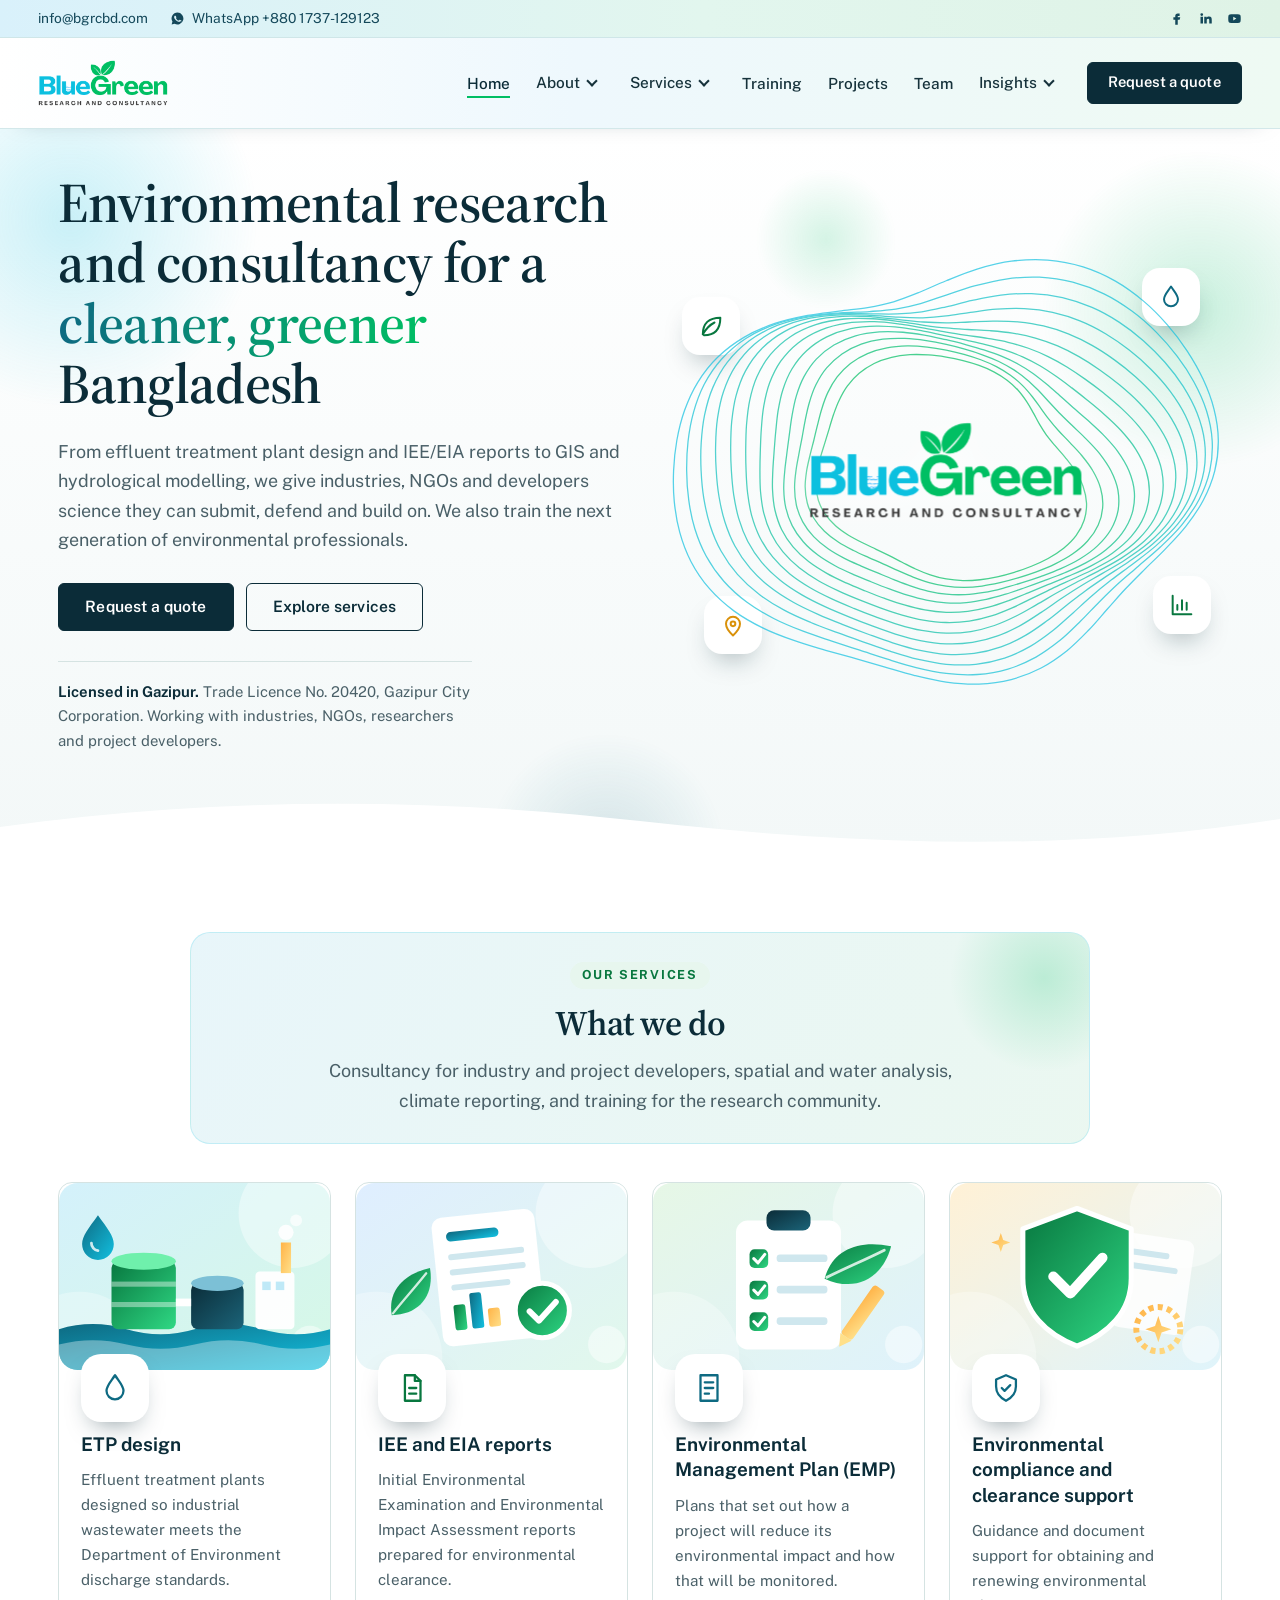
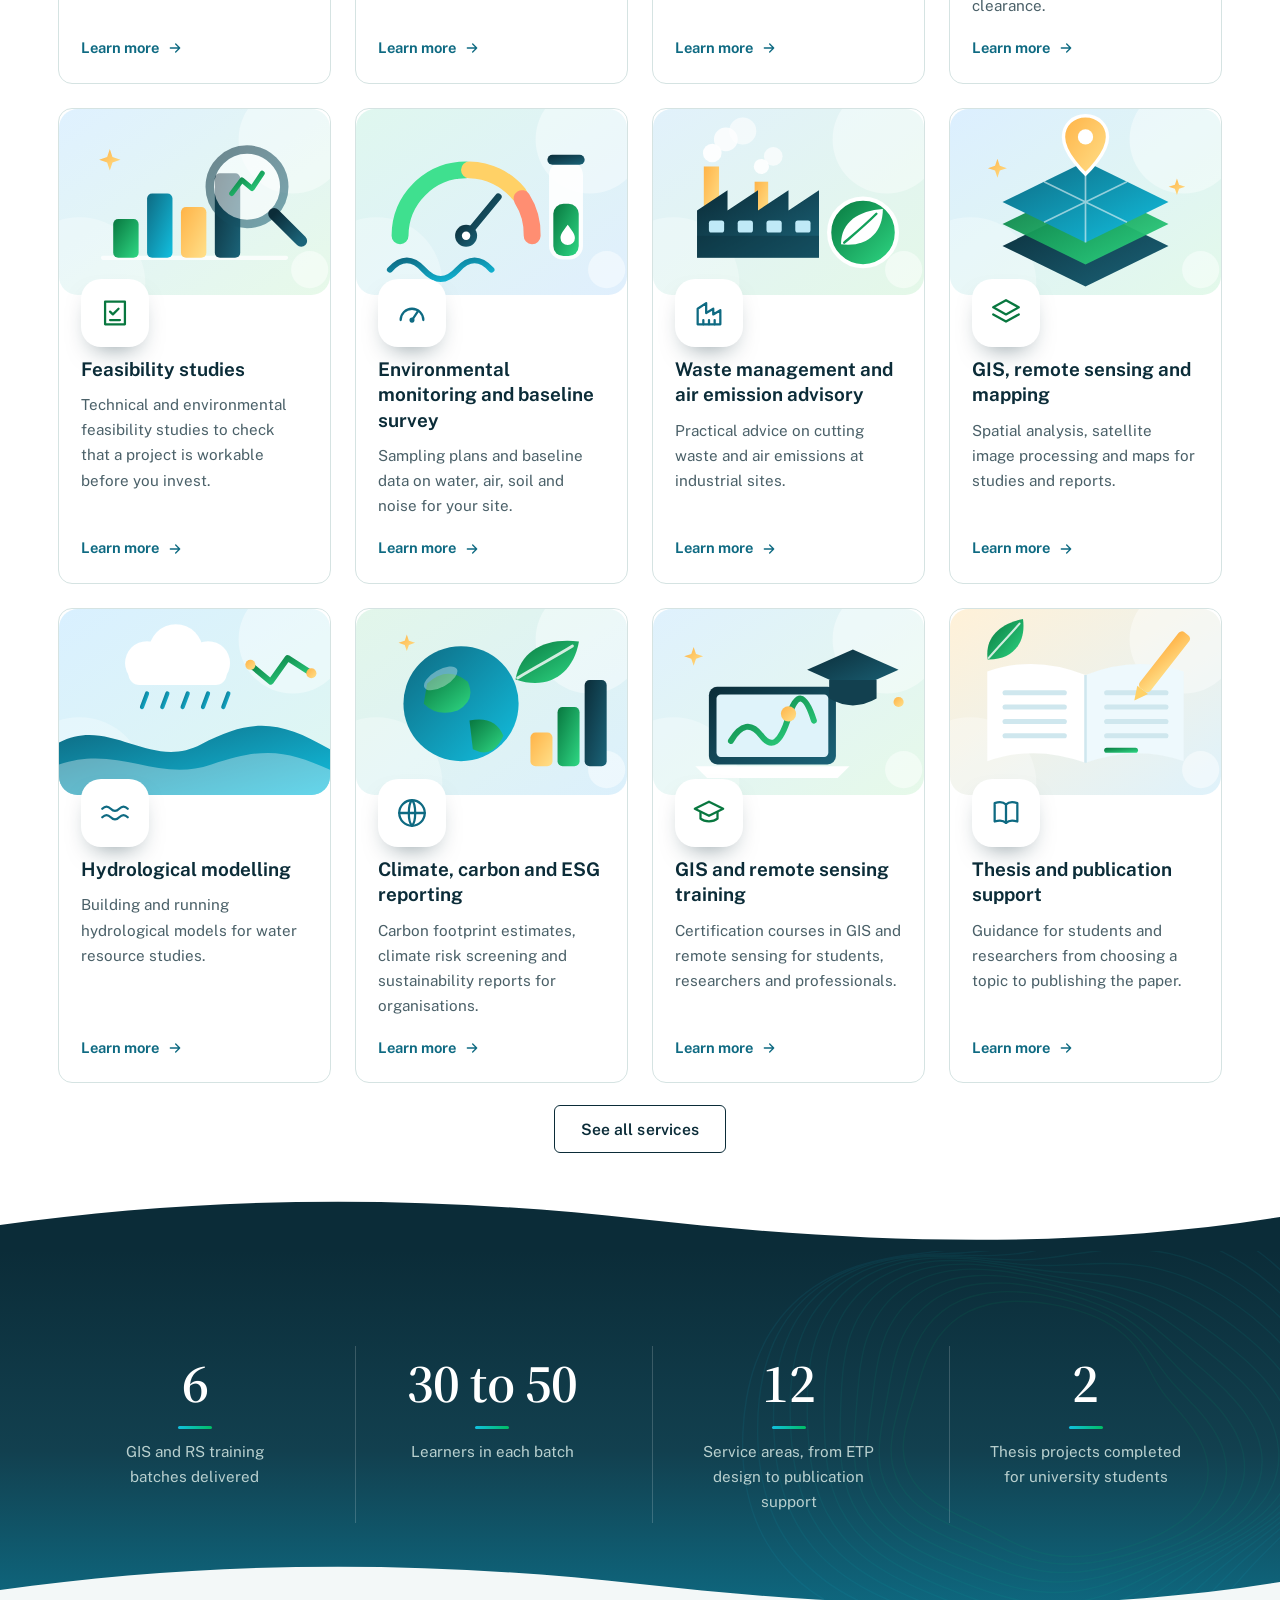
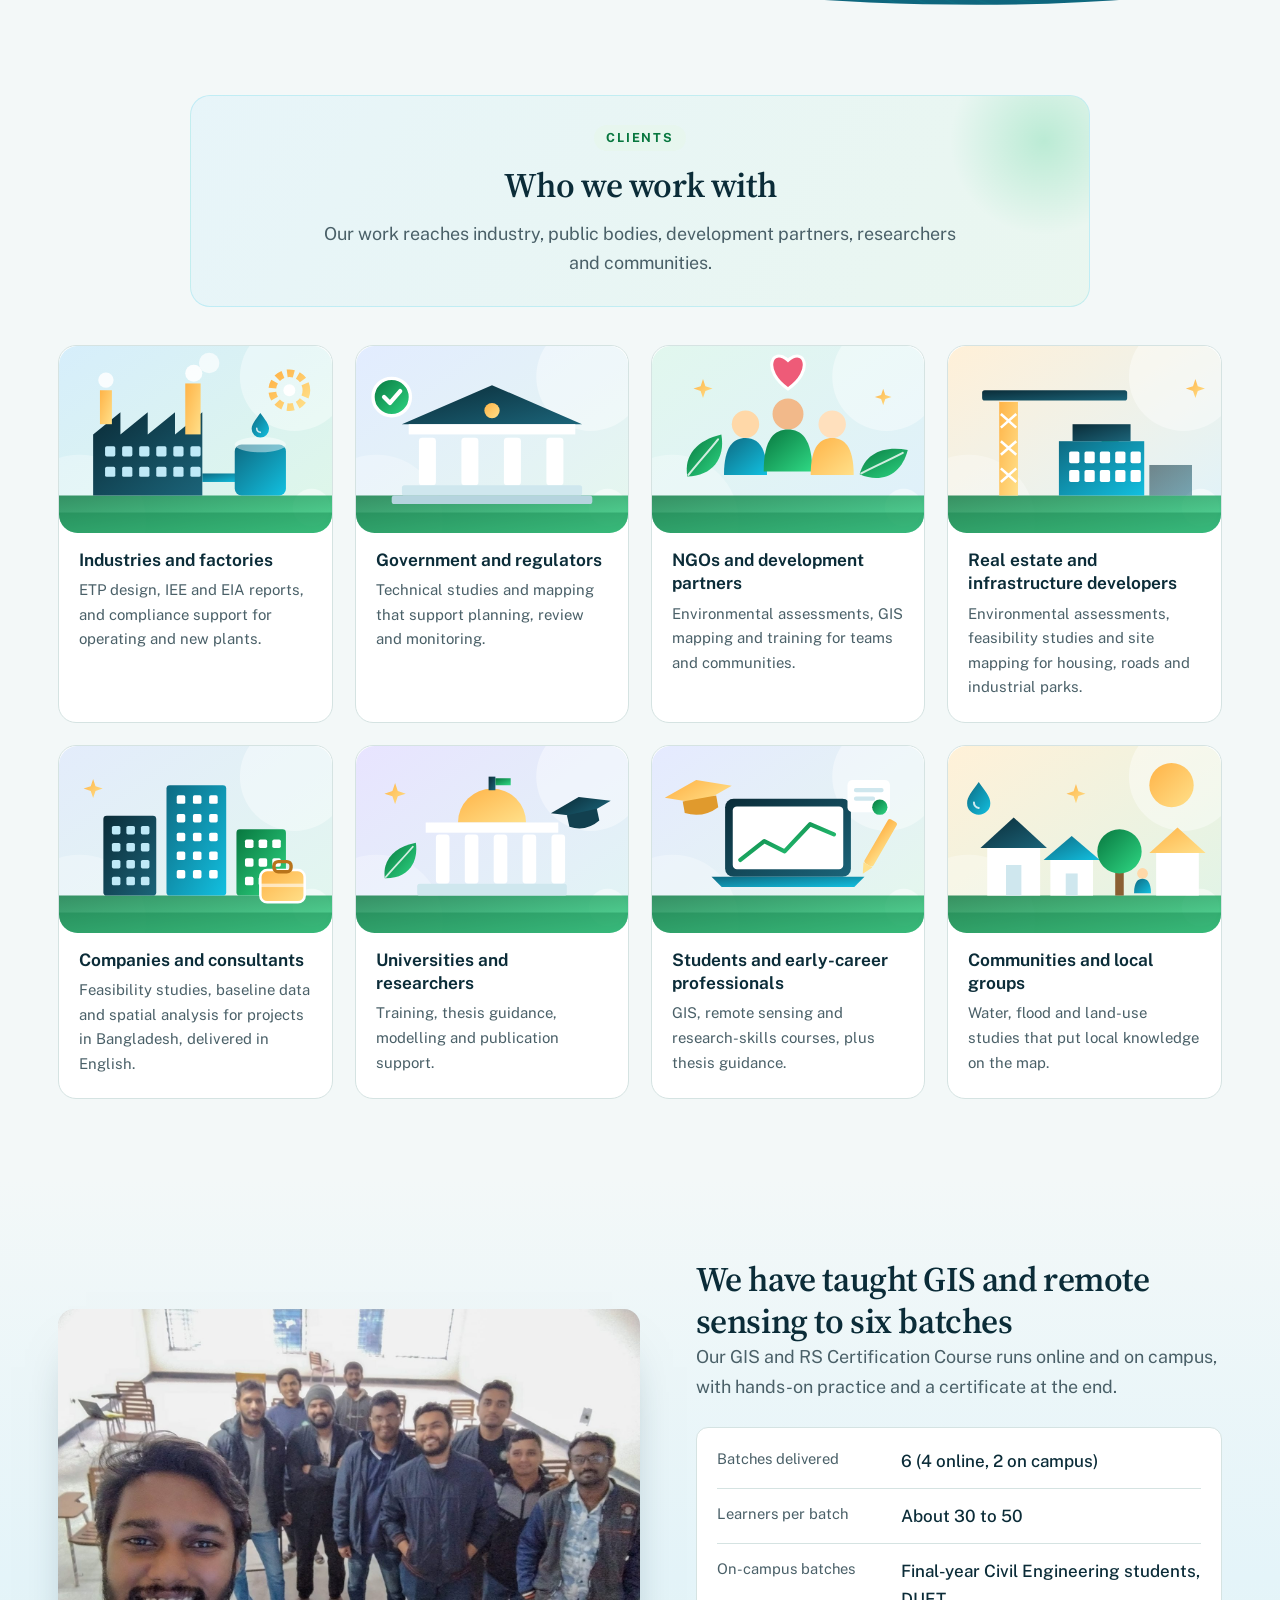
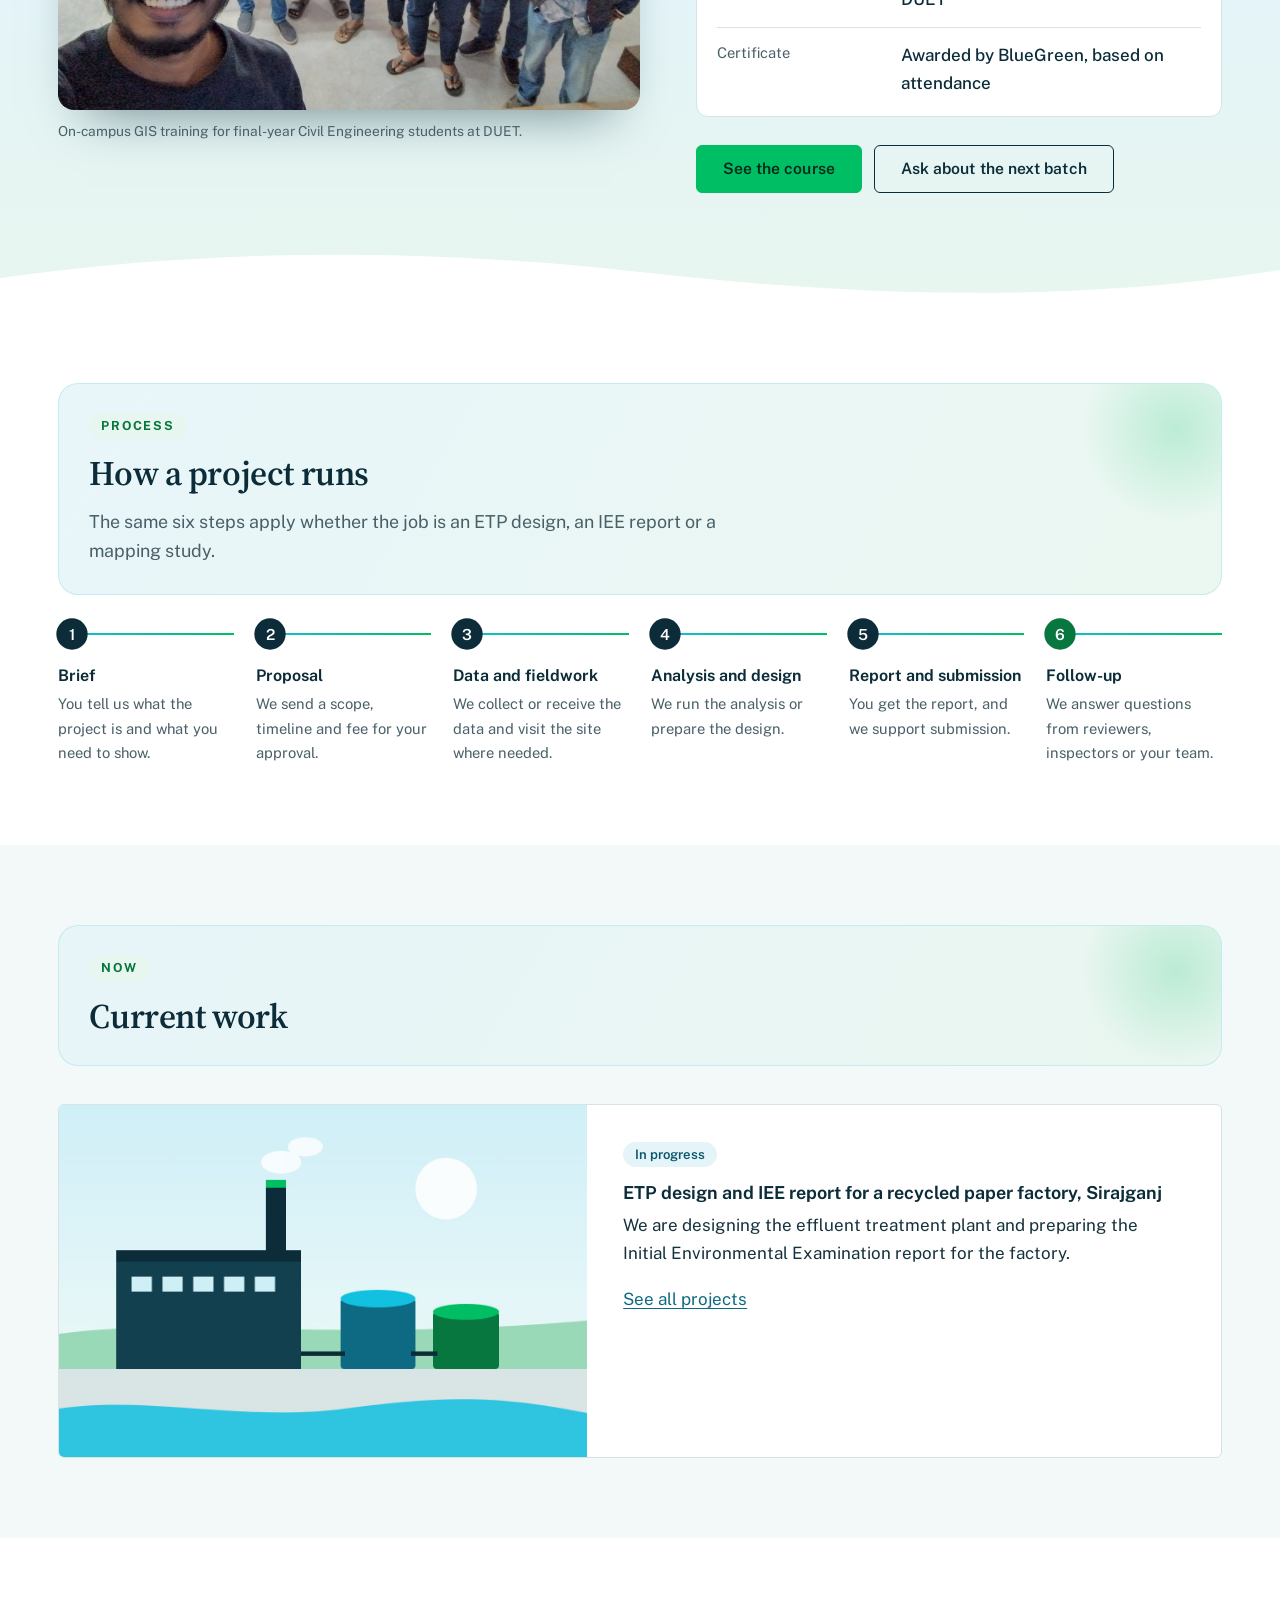
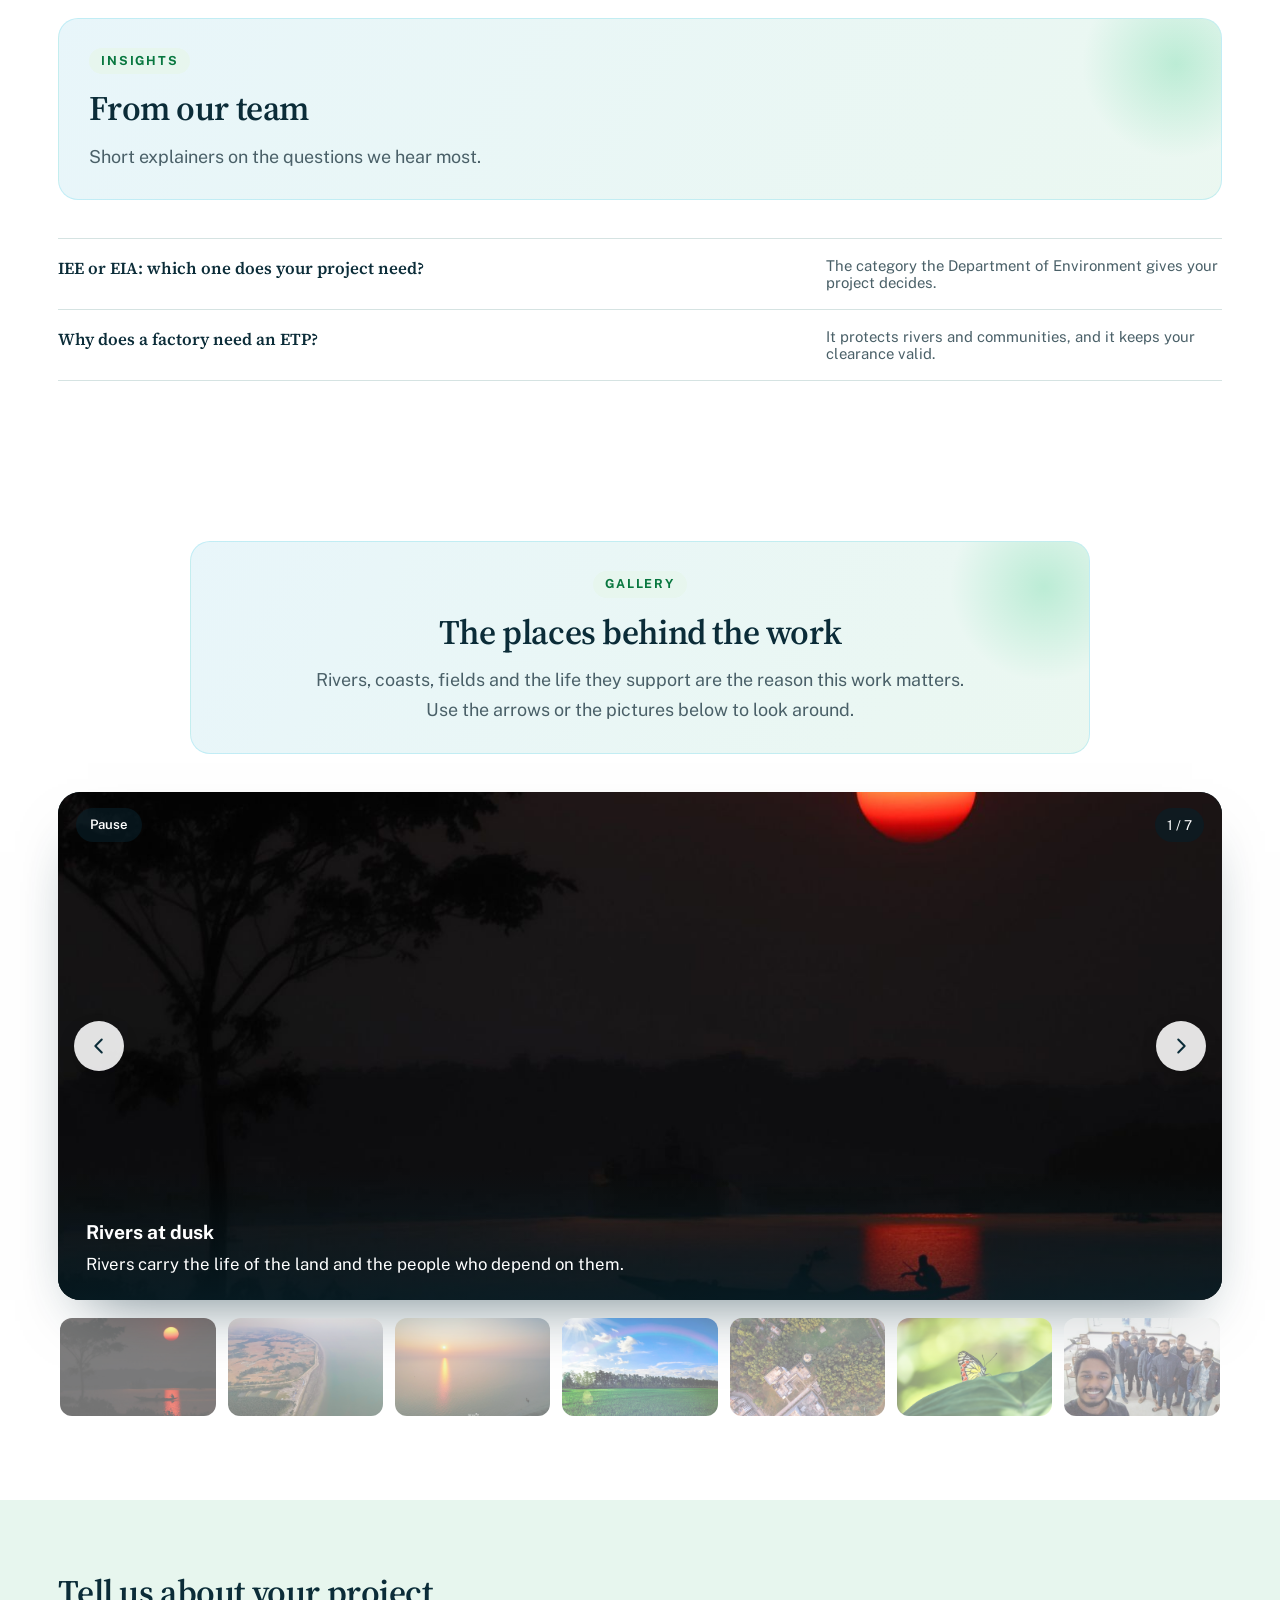
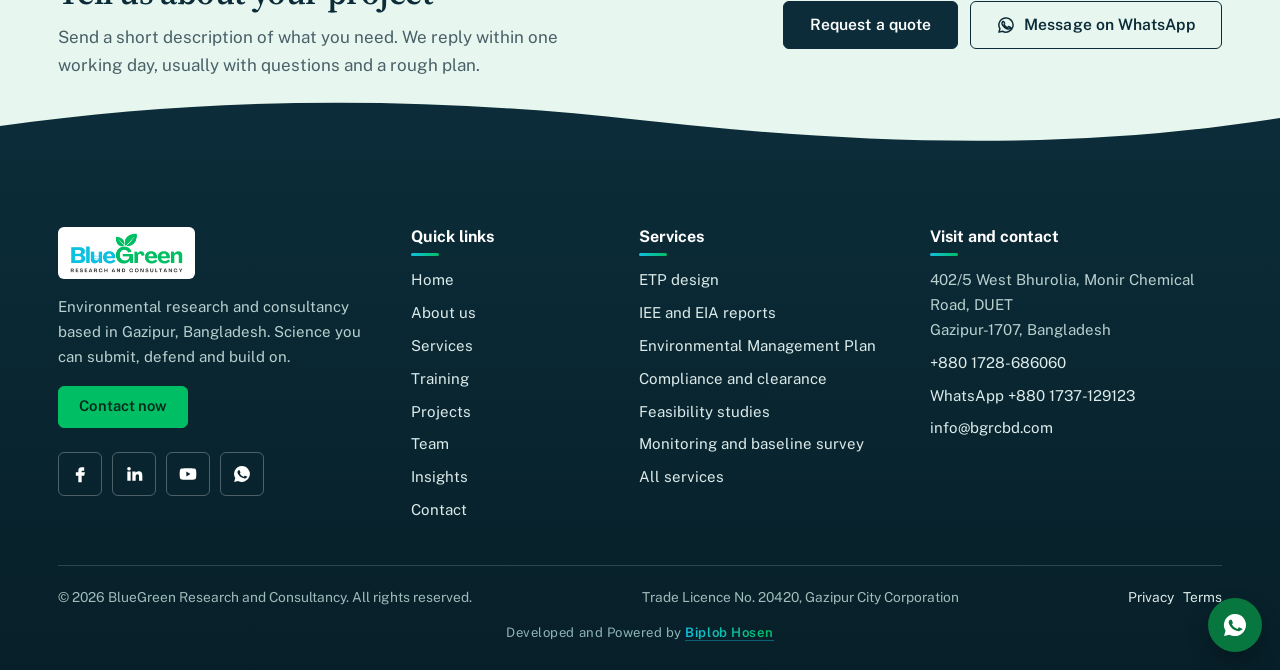
<file: index.html>
<!DOCTYPE html>
<html lang="en"><head><meta charset="utf-8">
<meta name="viewport" content="width=device-width, initial-scale=1">
<title>Environmental research and consultancy in Bangladesh</title>
<meta name="description" content="BlueGreen Research and Consultancy, Gazipur: ETP design, IEE and EIA reports, feasibility studies, GIS and remote sensing, hydrological modelling and research support.">
<meta name="theme-color" content="#0b2c38">
<meta property="og:type" content="website"><meta property="og:site_name" content="BlueGreen Research and Consultancy">
<meta property="og:title" content="Environmental research and consultancy in Bangladesh"><meta property="og:description" content="BlueGreen Research and Consultancy, Gazipur: ETP design, IEE and EIA reports, feasibility studies, GIS and remote sensing, hydrological modelling and research support."><meta property="og:image" content="https://www.bgrcbd.com/images/share.jpg"><meta property="og:url" content="https://www.bgrcbd.com/"><meta name="twitter:card" content="summary_large_image"><meta name="twitter:image" content="https://www.bgrcbd.com/images/share.jpg">
<link rel="canonical" href="https://www.bgrcbd.com/">
<link rel="icon" href="favicon.png" sizes="48x48"><link rel="icon" href="favicon-192.png" sizes="192x192" type="image/png"><link rel="apple-touch-icon" href="apple-touch-icon.png">
<link rel="preconnect" href="https://fonts.googleapis.com"><link rel="preconnect" href="https://fonts.gstatic.com" crossorigin>
<link href="https://fonts.googleapis.com/css2?family=Public+Sans:wght@400;500;600;700&family=Source+Serif+4:opsz,wght@8..60,500;8..60,600&display=swap" rel="stylesheet">
<link rel="stylesheet" href="style.css">
<script>document.documentElement.className+=" js"</script>
<script type="application/ld+json">{"@context": "https://schema.org", "@type": "ProfessionalService", "name": "BlueGreen Research and Consultancy", "url": "https://www.bgrcbd.com", "logo": "https://www.bgrcbd.com/logo.png", "email": "info@bgrcbd.com", "telephone": "+8801728686060", "address": {"@type": "PostalAddress", "streetAddress": "402/5 West Bhurolia, Monir Chemical Road, DUET", "addressLocality": "Gazipur", "postalCode": "1707", "addressCountry": "BD"}, "sameAs": ["https://www.facebook.com/bluegreenrand", "https://www.linkedin.com/company/bluegreen-research-and-consuntancy/", "https://www.youtube.com/@BlueGreenResearchandConsultanc"], "description": "Environmental research and consultancy: ETP design, IEE/EIA, GIS and remote sensing, training."}</script></head><body>
<a class="skip" href="#main">Skip to content</a>
<div class="topbar"><div class="wrap topbar-in">
<div class="tb-left"><a href="mailto:info@bgrcbd.com">info@bgrcbd.com</a><a href="https://wa.me/8801737129123?text=Hello%20BlueGreen%2C%20I%20would%20like%20to%20discuss%20a%20project." rel="noopener"><svg viewBox="0 0 24 24" aria-hidden="true"><path d="M12 2.5a9.5 9.5 0 0 0-8.1 14.4L2.6 21.5l4.7-1.2A9.5 9.5 0 1 0 12 2.5zm5.3 13.6c-.2.6-1.300 1.200-1.800 1.200-.5.100-1 .2-3.200-.7-2.700-1.100-4.400-3.800-4.600-4-.1-.2-1.100-1.400-1.100-2.700s.7-1.900.9-2.200c.2-.3.500-.3.700-.3h.5c.2 0 .4 0 .6.500l.8 1.900c.1.200.1.400 0 .6l-.4.600c-.2.200-.3.400-.1.700.2.300.8 1.300 1.700 2.100 1.100 1 2.100 1.300 2.400 1.500.3.100.5.100.6-.1l.9-1c.2-.3.400-.2.700-.1l1.800.9c.3.100.5.200.5.300.1.200.1.800-.1 1.300z"/></svg>WhatsApp +880 1737-129123</a></div>
<div class="tb-right"><a href="https://www.facebook.com/bluegreenrand" rel="noopener" aria-label="Facebook"><svg viewBox="0 0 24 24" aria-hidden="true"><path d="M14 8h3V4h-3a4 4 0 0 0-4 4v2H7v4h3v8h4v-8h3l1-4h-4V8z"/></svg></a><a href="https://www.linkedin.com/company/bluegreen-research-and-consuntancy/" rel="noopener" aria-label="LinkedIn"><svg viewBox="0 0 24 24" aria-hidden="true"><path d="M4 9h4v11H4zM6 3.5a2.2 2.2 0 1 1 0 4.4 2.2 2.2 0 0 1 0-4.4zM10 9h3.8v1.6c.6-1 1.9-1.9 3.8-1.9 4 0 4.4 2.6 4.4 6V20h-4v-4.8c0-1.3 0-2.9-1.8-2.9s-2.2 1.4-2.2 2.8V20h-4z"/></svg></a><a href="https://www.youtube.com/@BlueGreenResearchandConsultanc" rel="noopener" aria-label="YouTube"><svg viewBox="0 0 24 24" aria-hidden="true"><path d="M21.6 7.2a2.5 2.5 0 0 0-1.8-1.8C18.2 5 12 5 12 5s-6.2 0-7.8.4A2.5 2.5 0 0 0 2.4 7.2C2 8.8 2 12 2 12s0 3.2.4 4.8a2.5 2.5 0 0 0 1.8 1.8C5.8 19 12 19 12 19s6.2 0 7.8-.4a2.5 2.5 0 0 0 1.8-1.8c.4-1.6.4-4.8.4-4.8s0-3.2-.4-4.8zM10 15V9l5 3z"/></svg></a></div>
</div></div>
<header class="site-header"><nav class="wrap nav" aria-label="Main">
<a class="brand" href="./"><img src="logo.png" width="130" height="46" alt="BlueGreen Research and Consultancy - home"></a>
<button class="nav-toggle" type="button" aria-expanded="false" aria-controls="menu"><span></span><span></span><span></span><span class="sr">Menu</span></button>
<ul id="menu" class="menu"><li><a href="./" aria-current="page">Home</a></li><li class="has-sub"><a href="about">About</a><button class="sub-toggle" type="button" aria-expanded="false" aria-label="Open About menu"></button><ul class="sub "><li><a href="about">Who we are</a></li><li><a href="about#mission">Mission and values</a></li><li><a href="about#registration">Registration</a></li></ul></li><li class="has-sub"><a href="services">Services</a><button class="sub-toggle" type="button" aria-expanded="false" aria-label="Open Services menu"></button><ul class="sub wide"><li><a href="services#etp" class="rich"><span class="mi"><svg class="" viewBox="0 0 24 24" aria-hidden="true"><path d="M12 3C9 7.5 6 10.5 6 14a6 6 0 0 0 12 0c0-3.5-3-6.5-6-11z"/></svg></span><span class="mt"><b>ETP design</b><small>Clean wastewater, compliant discharge</small></span></a></li><li><a href="services#iee-eia" class="rich"><span class="mi"><svg class="" viewBox="0 0 24 24" aria-hidden="true"><path d="M7 3h7l4 4v14H7z"/><path d="M14 3v4h4M10 12h5M10 16h5"/></svg></span><span class="mt"><b>IEE and EIA reports</b><small>Reports for environmental clearance</small></span></a></li><li><a href="services#emp" class="rich"><span class="mi"><svg class="" viewBox="0 0 24 24" aria-hidden="true"><path d="M6 3h12v18H6z"/><path d="M9 8h6M9 12h6M9 16h3"/></svg></span><span class="mt"><b>Environmental Management Plan</b><small>Actions to limit and monitor impact</small></span></a></li><li><a href="services#compliance" class="rich"><span class="mi"><svg class="" viewBox="0 0 24 24" aria-hidden="true"><path d="M12 3 5 6v5c0 5 3 8 7 10 4-2 7-5 7-10V6z"/><path d="m9 12 2 2 4-4"/></svg></span><span class="mt"><b>Compliance and clearance</b><small>Clearance, renewals and inspections</small></span></a></li><li><a href="services#feasibility" class="rich"><span class="mi"><svg class="" viewBox="0 0 24 24" aria-hidden="true"><path d="M5 4h14v16H5z"/><path d="m8.5 11 2 2 4-4M8.5 17h7"/></svg></span><span class="mt"><b>Feasibility studies</b><small>Test the project before you invest</small></span></a></li><li><a href="services#monitoring" class="rich"><span class="mi"><svg class="" viewBox="0 0 24 24" aria-hidden="true"><path d="M4 17a8 8 0 1 1 16 0"/><path d="m12 17 4-6"/><circle cx="12" cy="17" r="1"/></svg></span><span class="mt"><b>Monitoring and baseline survey</b><small>Water, air, soil and noise data</small></span></a></li><li><a href="services#waste-air" class="rich"><span class="mi"><svg class="" viewBox="0 0 24 24" aria-hidden="true"><path d="M4 20h16V10l-5 3V9l-5 3V5L4 9z"/><path d="M8 20v-3M12 20v-3M16 20v-3"/></svg></span><span class="mt"><b>Waste and air emission advice</b><small>Less waste, cleaner emissions</small></span></a></li><li><a href="services#gis" class="rich"><span class="mi"><svg class="" viewBox="0 0 24 24" aria-hidden="true"><path d="m12 3 9 5-9 5-9-5z"/><path d="m3 13 9 5 9-5"/></svg></span><span class="mt"><b>GIS and remote sensing</b><small>Maps and satellite analysis</small></span></a></li><li><a href="services#hydrology" class="rich"><span class="mi"><svg class="" viewBox="0 0 24 24" aria-hidden="true"><path d="M3 9c2-2 4-2 6 0s4 2 6 0 4-2 6 0M3 15c2-2 4-2 6 0s4 2 6 0 4-2 6 0"/></svg></span><span class="mt"><b>Hydrological modelling</b><small>Rainfall, runoff and water balance</small></span></a></li><li><a href="services#climate-esg" class="rich"><span class="mi"><svg class="" viewBox="0 0 24 24" aria-hidden="true"><circle cx="12" cy="12" r="9"/><path d="M3 12h18M12 3c3 3 3 15 0 18M12 3c-3 3-3 15 0 18"/></svg></span><span class="mt"><b>Climate, carbon and ESG</b><small>Footprint, risk and sustainability reports</small></span></a></li><li><a href="services#training" class="rich"><span class="mi"><svg class="" viewBox="0 0 24 24" aria-hidden="true"><path d="m2 9 10-5 10 5-10 5z"/><path d="M6 11.5V16c3 2.5 9 2.5 12 0v-4.5"/></svg></span><span class="mt"><b>GIS and RS training</b><small>GIS and remote sensing courses</small></span></a></li><li><a href="services#thesis" class="rich"><span class="mi"><svg class="" viewBox="0 0 24 24" aria-hidden="true"><path d="M4 5c3-1 6-1 8 1 2-2 5-2 8-1v13c-3-1-6-1-8 1-2-2-5-2-8-1z"/><path d="M12 6v13"/></svg></span><span class="mt"><b>Thesis and publication support</b><small>From topic to published paper</small></span></a></li></ul></li><li><a href="training">Training</a></li><li><a href="projects">Projects</a></li><li><a href="team">Team</a></li><li class="has-sub"><a href="insights">Insights</a><button class="sub-toggle" type="button" aria-expanded="false" aria-label="Open Insights menu"></button><ul class="sub right"><li><a href="insights#iee-eia">IEE or EIA?</a></li><li><a href="insights#etp">Why a factory needs an ETP</a></li><li><a href="insights#gis">What is GIS?</a></li><li><a href="insights#remote-sensing">Satellite images, water and land</a></li><li><a href="insights#thesis">Choosing a thesis topic</a></li></ul></li><li><a class="btn btn-sm" href="contact">Request a quote</a></li></ul>
</nav></header>
<main id="main">

<section class="hero"><div class="hero-deco" aria-hidden="true"><i class="b1"></i><i class="b2"></i><i class="b3"></i><i class="b4"></i></div><div class="wrap hero-grid">
<div>
<h1>Environmental research and consultancy for a <span class="grad">cleaner, greener</span> Bangladesh</h1>
<p class="lead">From effluent treatment plant design and IEE/EIA reports to GIS and hydrological modelling, we give industries, NGOs and developers science they can submit, defend and build on. We also train the next generation of environmental professionals.</p>
<div class="btn-row"><a class="btn" href="contact">Request a quote</a><a class="btn btn-line" href="services">Explore services</a></div>
<p class="hero-note"><b>Licensed in Gazipur.</b> Trade Licence No. 20420, Gazipur City Corporation. Working with industries, NGOs, researchers and project developers.</p>
</div>
<div class="emblem" aria-hidden="false">
<span class="fl f1" aria-hidden="true"><svg class="" viewBox="0 0 24 24" aria-hidden="true"><path d="M5 19c0-9 5-14 15-14 0 10-5 15-14 15"/><path d="M5 19c3-5 6-8 10-10"/></svg></span><span class="fl f2" aria-hidden="true"><svg class="" viewBox="0 0 24 24" aria-hidden="true"><path d="M12 3C9 7.5 6 10.5 6 14a6 6 0 0 0 12 0c0-3.5-3-6.5-6-11z"/></svg></span><span class="fl f3" aria-hidden="true"><svg class="" viewBox="0 0 24 24" aria-hidden="true"><path d="M12 21s-6-5.5-6-10a6 6 0 0 1 12 0c0 4.5-6 10-6 10z"/><circle cx="12" cy="11" r="2"/></svg></span><span class="fl f4" aria-hidden="true"><svg class="" viewBox="0 0 24 24" aria-hidden="true"><path d="M4 20V4M4 20h16M8 16v-4M12 16V8M16 16v-6"/></svg></span>
<svg viewBox="0 0 640 560" aria-hidden="true" focusable="false"><circle class="rip" cx="320" cy="280" r="120" style="--r:0"/><circle class="rip" cx="320" cy="280" r="120" style="--r:1"/><circle class="rip" cx="320" cy="280" r="120" style="--r:2"/><g class="contours"><path d="M470.0,280.0C473.5,285.6 477.0,291.8 479.1,298.0C481.3,304.3 482.9,311.1 483.2,317.6C483.4,324.1 482.5,330.9 480.5,337.2C478.6,343.4 475.2,349.6 471.2,355.1C467.2,360.6 462.0,365.6 456.6,370.1C451.1,374.6 444.8,378.5 438.5,382.0C432.3,385.4 425.6,388.4 419.1,391.0C412.5,393.7 405.8,396.0 399.2,398.0C392.6,400.0 386.0,401.8 379.4,403.3C372.7,404.7 366.1,405.9 359.5,406.7C352.8,407.4 346.1,407.8 339.5,407.7C333.0,407.5 326.3,406.9 320.0,405.8C313.7,404.7 307.4,403.0 301.5,401.0C295.5,399.1 289.9,396.7 284.4,394.2C279.0,391.8 273.9,389.0 268.7,386.4C263.6,383.8 258.8,381.2 253.8,378.7C248.7,376.1 243.8,373.7 238.6,371.3C233.4,368.8 228.0,366.4 222.7,363.7C217.3,361.0 211.7,358.2 206.4,354.9C201.2,351.6 195.8,348.0 191.3,343.9C186.7,339.8 182.4,335.1 179.1,330.2C175.7,325.3 173.1,319.8 171.3,314.3C169.6,308.8 168.8,302.9 168.5,297.1C168.3,291.4 169.1,285.6 170.0,280.0C170.9,274.4 172.5,268.9 174.0,263.5C175.5,258.1 177.3,252.8 178.9,247.5C180.5,242.2 182.1,236.9 183.8,231.5C185.4,226.0 187.0,220.5 188.9,214.9C190.9,209.3 192.8,203.5 195.6,197.9C198.3,192.3 201.3,186.5 205.2,181.3C209.1,176.1 213.6,170.9 218.8,166.6C224.0,162.2 230.0,158.3 236.2,155.2C242.5,152.1 249.5,149.8 256.5,148.1C263.4,146.4 270.8,145.5 277.9,145.0C285.1,144.5 292.4,144.8 299.4,145.3C306.4,145.7 313.3,146.7 320.0,147.8C326.7,148.9 333.3,150.3 339.6,151.9C346.0,153.5 352.2,155.3 358.2,157.5C364.1,159.6 370.0,162.1 375.4,164.9C380.9,167.8 386.1,171.0 390.8,174.6C395.5,178.1 399.8,182.2 403.6,186.3C407.4,190.5 410.6,195.1 413.6,199.5C416.6,204.0 419.0,208.6 421.5,213.0C424.0,217.5 426.1,221.8 428.6,226.1C431.1,230.3 433.6,234.3 436.6,238.5C439.6,242.6 443.0,246.5 446.6,250.8C450.2,255.1 454.4,259.5 458.3,264.3C462.2,269.2 466.5,274.4 470.0,280.0Z" stroke="#00be63" pathLength="1" style="--i:0"/>
<path d="M490.5,280.0C494.2,286.4 497.6,293.3 499.5,300.3C501.5,307.3 502.5,314.8 502.0,321.9C501.6,329.1 499.8,336.4 496.8,343.0C493.9,349.6 489.5,356.0 484.4,361.6C479.4,367.3 473.1,372.4 466.8,376.8C460.4,381.3 453.2,385.1 446.2,388.5C439.2,392.0 431.9,394.8 424.8,397.5C417.7,400.1 410.6,402.4 403.6,404.5C396.5,406.6 389.6,408.5 382.6,410.1C375.7,411.6 368.7,413.1 361.7,414.0C354.8,414.9 347.7,415.5 340.8,415.6C333.8,415.6 326.8,415.2 320.0,414.2C313.2,413.3 306.5,411.8 300.1,410.0C293.7,408.2 287.5,405.9 281.5,403.6C275.5,401.3 269.8,398.6 264.1,396.1C258.4,393.6 252.9,391.0 247.2,388.5C241.5,385.9 235.8,383.5 230.0,380.9C224.2,378.3 218.1,375.7 212.2,372.7C206.3,369.7 200.1,366.6 194.5,362.8C188.8,359.1 183.2,355.0 178.4,350.3C173.6,345.7 169.2,340.4 165.9,334.9C162.6,329.4 160.0,323.3 158.4,317.2C156.7,311.2 156.1,304.8 156.0,298.6C155.9,292.4 156.8,286.1 157.7,280.0C158.7,273.9 160.2,268.0 161.6,262.1C163.0,256.2 164.6,250.4 166.1,244.5C167.5,238.6 168.8,232.8 170.4,226.7C171.9,220.6 173.3,214.4 175.3,208.1C177.2,201.9 179.3,195.3 182.3,189.1C185.3,182.9 188.8,176.6 193.2,170.9C197.5,165.3 202.8,159.8 208.7,155.2C214.6,150.7 221.4,146.7 228.5,143.7C235.5,140.6 243.4,138.4 251.1,137.0C258.8,135.5 267.0,135.0 274.8,134.8C282.6,134.7 290.4,135.3 298.0,136.2C305.5,137.0 312.9,138.3 320.0,139.7C327.1,141.1 334.0,142.8 340.7,144.7C347.4,146.6 353.9,148.6 360.2,150.9C366.5,153.3 372.6,155.9 378.4,158.8C384.1,161.8 389.6,165.1 394.7,168.8C399.7,172.4 404.4,176.5 408.6,180.7C412.9,184.9 416.6,189.4 420.2,193.9C423.7,198.3 426.8,202.9 430.1,207.4C433.3,211.8 436.3,216.2 439.8,220.5C443.2,224.9 446.7,229.0 450.7,233.4C454.7,237.8 459.1,242.1 463.6,246.9C468.0,251.7 473.1,256.6 477.6,262.2C482.1,267.7 486.9,273.6 490.5,280.0Z" stroke="#02be6e" pathLength="1" style="--i:1"/>
<path d="M511.6,280.0C515.2,287.1 518.3,294.9 519.7,302.6C521.0,310.3 521.2,318.5 519.9,326.1C518.5,333.7 515.6,341.4 511.6,348.3C507.6,355.1 502.0,361.6 495.9,367.3C489.9,373.1 482.6,378.1 475.3,382.5C468.1,387.0 460.2,390.6 452.6,394.0C445.0,397.4 437.2,400.2 429.7,403.0C422.2,405.7 414.8,408.1 407.5,410.3C400.2,412.6 393.1,414.8 385.8,416.6C378.6,418.5 371.4,420.3 364.1,421.5C356.8,422.7 349.4,423.7 342.0,424.0C334.7,424.3 327.2,424.2 320.0,423.5C312.8,422.8 305.5,421.4 298.6,419.8C291.6,418.2 284.9,416.0 278.3,413.8C271.7,411.6 265.4,409.0 259.1,406.5C252.7,404.0 246.6,401.4 240.3,398.8C233.9,396.2 227.6,393.6 221.2,390.8C214.7,387.9 208.1,385.1 201.7,381.8C195.3,378.4 188.6,374.8 182.7,370.6C176.7,366.4 170.8,361.7 165.9,356.5C161.0,351.3 156.5,345.5 153.2,339.4C149.9,333.4 147.4,326.7 145.8,320.1C144.3,313.6 143.8,306.7 143.7,300.0C143.6,293.3 144.4,286.6 145.3,280.0C146.1,273.4 147.5,267.0 148.7,260.6C149.9,254.2 151.1,247.9 152.4,241.4C153.6,234.9 154.6,228.3 156.0,221.6C157.4,214.8 158.7,207.9 160.8,200.9C162.8,194.0 165.1,186.8 168.5,180.0C171.9,173.3 175.9,166.4 181.0,160.4C186.0,154.5 192.1,148.8 198.8,144.1C205.5,139.5 213.3,135.7 221.2,132.8C229.1,129.9 237.8,128.1 246.3,127.0C254.8,125.9 263.6,125.8 272.0,126.1C280.5,126.3 288.8,127.4 296.8,128.6C304.8,129.8 312.5,131.4 320.0,133.1C327.5,134.7 334.6,136.6 341.6,138.6C348.7,140.6 355.5,142.7 362.0,145.1C368.6,147.4 375.1,150.0 381.2,152.9C387.3,155.9 393.2,159.1 398.8,162.7C404.3,166.3 409.4,170.2 414.3,174.3C419.1,178.4 423.5,182.9 427.9,187.2C432.2,191.6 436.1,196.2 440.2,200.6C444.4,205.1 448.4,209.5 452.8,214.0C457.3,218.6 461.9,223.0 466.8,227.7C471.7,232.5 477.1,237.2 482.3,242.6C487.6,247.9 493.3,253.6 498.2,259.8C503.0,266.1 508.0,272.9 511.6,280.0Z" stroke="#03be7a" pathLength="1" style="--i:2"/>
<path d="M532.5,280.0C535.8,287.9 538.2,296.5 538.8,304.8C539.4,313.1 538.5,321.8 536.1,329.8C533.7,337.8 529.5,345.8 524.4,352.8C519.3,359.9 512.5,366.4 505.5,372.1C498.5,377.8 490.3,382.7 482.3,387.1C474.4,391.5 465.9,395.1 457.9,398.6C449.8,402.0 441.8,404.9 434.0,407.8C426.3,410.7 418.8,413.4 411.3,416.0C403.8,418.6 396.5,421.2 389.1,423.5C381.6,425.7 374.2,427.9 366.6,429.6C359.0,431.2 351.2,432.6 343.5,433.2C335.7,433.9 327.7,434.0 320.0,433.6C312.3,433.1 304.5,432.0 297.0,430.5C289.5,429.0 282.1,426.9 274.9,424.7C267.7,422.5 260.8,419.9 253.9,417.3C246.9,414.8 240.1,412.1 233.2,409.3C226.3,406.5 219.3,403.8 212.3,400.7C205.4,397.6 198.2,394.4 191.3,390.7C184.5,386.9 177.4,382.9 171.2,378.2C164.9,373.5 158.8,368.3 153.8,362.5C148.7,356.8 144.2,350.4 140.9,343.8C137.5,337.2 135.1,330.1 133.5,323.0C131.8,315.9 131.3,308.5 131.1,301.4C130.9,294.2 131.6,287.1 132.3,280.0C132.9,272.9 134.0,266.0 134.8,259.0C135.7,252.0 136.6,245.1 137.6,238.0C138.6,230.8 139.3,223.5 140.7,216.1C142.0,208.7 143.3,201.0 145.6,193.4C147.9,185.8 150.6,178.0 154.5,170.8C158.4,163.6 163.2,156.3 169.0,150.1C174.8,144.0 181.9,138.2 189.5,133.7C197.1,129.2 205.9,125.6 214.6,123.1C223.4,120.5 233.0,119.2 242.2,118.5C251.4,117.8 260.9,118.2 269.8,118.9C278.8,119.6 287.5,121.1 295.9,122.5C304.3,124.0 312.2,125.9 320.0,127.6C327.8,129.4 335.2,131.3 342.5,133.2C349.8,135.2 356.9,137.1 363.8,139.4C370.8,141.6 377.6,143.9 384.2,146.7C390.8,149.4 397.3,152.4 403.4,155.8C409.5,159.1 415.4,162.9 421.0,166.8C426.6,170.8 431.8,175.1 437.0,179.4C442.2,183.7 447.1,188.2 452.2,192.7C457.4,197.3 462.4,201.8 467.8,206.6C473.3,211.4 478.9,216.1 484.7,221.3C490.4,226.6 496.7,231.9 502.5,238.0C508.2,244.0 514.4,250.4 519.4,257.4C524.4,264.4 529.3,272.1 532.5,280.0Z" stroke="#05bf85" pathLength="1" style="--i:3"/>
<path d="M552.5,280.0C555.1,288.6 556.6,297.9 556.2,306.7C555.8,315.6 553.7,324.7 550.2,333.0C546.7,341.4 541.2,349.5 535.0,356.6C528.9,363.7 521.0,370.2 513.2,375.9C505.3,381.6 496.4,386.4 488.0,390.8C479.5,395.3 470.7,398.9 462.4,402.5C454.1,406.1 446.0,409.2 438.2,412.4C430.3,415.7 422.8,418.8 415.3,421.9C407.7,425.0 400.3,428.1 392.7,430.9C385.0,433.7 377.4,436.5 369.4,438.6C361.5,440.7 353.3,442.5 345.0,443.5C336.8,444.5 328.3,444.9 320.0,444.6C311.7,444.3 303.3,443.3 295.2,441.8C287.1,440.4 279.2,438.3 271.4,436.0C263.6,433.8 256.1,431.1 248.5,428.4C241.0,425.7 233.6,422.8 226.1,419.8C218.7,416.8 211.1,413.8 203.6,410.4C196.2,407.0 188.5,403.5 181.2,399.3C174.0,395.2 166.6,390.7 160.0,385.6C153.5,380.4 147.2,374.6 141.9,368.4C136.7,362.2 132.1,355.3 128.6,348.2C125.1,341.1 122.7,333.4 120.9,325.9C119.1,318.3 118.5,310.5 118.1,302.9C117.6,295.2 118.1,287.6 118.4,280.0C118.7,272.4 119.4,265.0 119.9,257.3C120.5,249.7 121.0,242.2 121.8,234.3C122.6,226.5 123.2,218.5 124.5,210.4C125.9,202.3 127.4,193.8 130.1,185.7C132.7,177.6 136.0,169.2 140.6,161.6C145.2,154.1 150.9,146.6 157.7,140.4C164.4,134.2 172.6,128.6 181.1,124.3C189.7,120.1 199.5,116.9 209.1,114.8C218.7,112.7 229.1,111.9 238.9,111.7C248.8,111.4 258.7,112.4 268.1,113.4C277.5,114.5 286.5,116.3 295.2,117.9C303.8,119.5 312.0,121.4 320.0,123.1C328.0,124.8 335.6,126.4 343.3,128.1C350.9,129.8 358.3,131.4 365.7,133.2C373.1,135.1 380.5,137.0 387.7,139.4C394.9,141.8 402.1,144.5 408.9,147.5C415.8,150.6 422.5,154.1 429.0,157.8C435.5,161.6 441.7,165.8 447.8,170.1C454.0,174.4 459.9,178.9 466.1,183.6C472.2,188.3 478.3,193.1 484.6,198.3C490.9,203.4 497.5,208.7 503.9,214.5C510.4,220.3 517.2,226.4 523.3,233.2C529.4,239.9 535.6,247.2 540.5,255.0C545.4,262.8 549.8,271.4 552.5,280.0Z" stroke="#07bf90" pathLength="1" style="--i:4"/>
<path d="M570.7,280.0C572.5,289.3 572.9,299.2 571.4,308.5C570.0,317.8 566.6,327.2 562.0,335.8C557.3,344.3 550.7,352.4 543.5,359.6C536.4,366.8 527.7,373.2 519.2,378.9C510.7,384.6 501.4,389.4 492.6,393.9C483.9,398.5 475.0,402.2 466.7,406.1C458.3,410.0 450.3,413.6 442.5,417.3C434.6,421.0 427.3,424.7 419.6,428.4C412.0,432.1 404.6,436.0 396.7,439.3C388.9,442.7 380.9,446.1 372.6,448.7C364.2,451.3 355.5,453.5 346.8,454.8C338.0,456.1 328.9,456.6 320.0,456.4C311.1,456.3 302.1,455.2 293.4,453.7C284.7,452.2 276.2,449.9 267.8,447.5C259.5,445.1 251.4,442.2 243.3,439.3C235.2,436.4 227.2,433.3 219.2,430.1C211.2,426.9 203.2,423.6 195.2,419.9C187.2,416.1 179.1,412.3 171.4,407.8C163.7,403.3 156.0,398.3 149.1,392.8C142.2,387.2 135.7,380.9 130.2,374.3C124.7,367.6 119.9,360.2 116.2,352.6C112.5,345.0 109.8,336.9 107.8,328.9C105.8,320.9 104.9,312.6 104.1,304.4C103.4,296.3 103.4,288.2 103.4,280.0C103.4,271.8 103.6,263.8 103.9,255.5C104.2,247.3 104.4,239.0 105.1,230.5C105.7,222.0 106.3,213.2 107.9,204.5C109.5,195.7 111.4,186.6 114.6,178.0C117.9,169.4 122.0,160.7 127.4,152.9C132.9,145.2 139.7,137.7 147.5,131.6C155.2,125.5 164.5,120.3 174.0,116.4C183.6,112.5 194.3,109.9 204.7,108.3C215.1,106.6 226.1,106.4 236.5,106.6C246.9,106.8 257.2,108.2 266.9,109.4C276.5,110.7 285.8,112.6 294.6,114.1C303.5,115.7 311.7,117.3 320.0,118.7C328.3,120.1 336.1,121.3 344.1,122.5C352.1,123.7 360.0,124.7 368.0,126.0C375.9,127.4 384.0,128.7 391.9,130.6C399.9,132.6 407.9,134.8 415.6,137.5C423.4,140.3 431.1,143.5 438.5,147.2C446.0,150.8 453.2,154.9 460.4,159.3C467.5,163.7 474.5,168.4 481.5,173.4C488.6,178.4 495.6,183.6 502.7,189.3C509.7,195.0 517.0,200.9 523.9,207.4C530.8,213.9 537.9,220.8 544.0,228.4C550.2,235.9 556.2,244.1 560.7,252.8C565.1,261.4 568.9,270.7 570.7,280.0Z" stroke="#08bf9c" pathLength="1" style="--i:5"/>
<path d="M586.7,280.0C587.5,289.9 586.7,300.3 584.2,309.9C581.6,319.6 577.0,329.2 571.4,337.9C565.7,346.6 558.0,354.8 550.2,362.0C542.3,369.2 533.0,375.5 524.1,381.3C515.2,387.1 505.7,391.9 496.9,396.7C488.0,401.5 479.3,405.6 471.1,409.9C462.8,414.2 455.1,418.4 447.3,422.7C439.6,427.1 432.4,431.6 424.7,435.9C417.0,440.3 409.5,444.9 401.4,448.9C393.3,452.9 384.8,456.9 376.1,459.9C367.3,462.9 358.0,465.4 348.6,466.9C339.3,468.4 329.5,469.0 320.0,468.8C310.5,468.6 300.9,467.3 291.6,465.7C282.3,464.0 273.2,461.5 264.3,458.8C255.4,456.2 246.8,453.1 238.1,450.0C229.5,446.8 221.1,443.5 212.6,440.0C204.1,436.5 195.5,433.0 187.0,429.0C178.6,425.0 170.0,420.9 161.8,416.0C153.7,411.2 145.5,405.9 138.2,400.0C130.9,394.0 124.0,387.3 118.2,380.2C112.3,373.1 107.3,365.2 103.2,357.2C99.2,349.2 96.2,340.6 93.8,332.1C91.5,323.6 90.2,314.8 89.1,306.1C88.0,297.5 87.6,288.8 87.3,280.0C86.9,271.2 86.8,262.5 86.9,253.6C87.0,244.7 87.1,235.7 87.8,226.5C88.6,217.3 89.4,207.9 91.4,198.6C93.4,189.3 95.9,179.6 99.9,170.7C103.9,161.8 109.0,152.8 115.5,145.0C122.0,137.3 129.9,130.0 138.8,124.1C147.6,118.3 157.9,113.5 168.4,110.1C178.8,106.6 190.4,104.6 201.5,103.5C212.6,102.3 224.1,102.7 234.8,103.2C245.6,103.7 256.1,105.3 266.0,106.5C275.8,107.8 285.1,109.5 294.1,110.8C303.1,112.0 311.5,113.1 320.0,113.9C328.5,114.8 336.7,115.2 345.2,115.7C353.6,116.2 362.1,116.4 370.8,117.1C379.4,117.8 388.3,118.5 397.1,119.9C405.9,121.3 414.9,123.1 423.7,125.6C432.4,128.0 441.1,131.1 449.6,134.8C458.0,138.4 466.3,142.6 474.4,147.2C482.5,151.8 490.4,156.9 498.2,162.4C506.1,167.9 513.8,173.7 521.4,180.0C529.0,186.3 536.7,193.0 543.8,200.3C550.8,207.6 558.0,215.4 563.9,223.8C569.8,232.2 575.4,241.3 579.2,250.7C583.0,260.0 585.9,270.1 586.7,280.0Z" stroke="#0abfa7" pathLength="1" style="--i:6"/>
<path d="M600.2,280.0C600.0,290.4 598.0,301.1 594.4,311.1C590.8,321.0 585.2,330.8 578.7,339.6C572.1,348.4 563.7,356.5 555.4,363.8C547.0,371.1 537.4,377.5 528.3,383.4C519.3,389.4 509.9,394.4 501.2,399.6C492.5,404.7 484.1,409.3 476.1,414.2C468.0,419.1 460.6,424.0 453.0,429.1C445.4,434.2 438.3,439.5 430.5,444.6C422.8,449.7 415.0,455.1 406.5,459.7C398.1,464.3 389.2,468.7 379.8,472.0C370.5,475.4 360.5,478.0 350.6,479.6C340.6,481.1 330.1,481.6 320.0,481.2C309.9,480.8 299.6,479.3 289.8,477.4C279.9,475.5 270.3,472.6 260.9,469.8C251.5,466.9 242.4,463.5 233.2,460.1C224.1,456.8 215.2,453.3 206.2,449.6C197.1,445.9 188.0,442.2 179.0,438.0C170.0,433.8 160.9,429.4 152.2,424.3C143.5,419.2 134.8,413.7 127.0,407.3C119.3,401.0 111.8,394.0 105.5,386.5C99.3,379.0 93.8,370.7 89.3,362.2C84.9,353.7 81.5,344.6 78.8,335.6C76.0,326.6 74.4,317.2 72.9,308.0C71.5,298.7 70.8,289.4 70.2,280.0C69.6,270.6 69.3,261.2 69.4,251.6C69.5,242.0 69.6,232.3 70.6,222.5C71.7,212.8 72.9,202.7 75.6,192.9C78.2,183.2 81.6,173.2 86.5,164.1C91.4,155.0 97.7,145.9 105.2,138.3C112.8,130.6 122.0,123.6 131.8,118.2C141.7,112.7 153.0,108.5 164.3,105.5C175.6,102.6 187.8,101.1 199.4,100.4C211.0,99.6 222.8,100.3 233.8,100.9C244.7,101.6 255.2,103.1 265.2,104.1C275.2,105.1 284.4,106.4 293.5,107.0C302.7,107.7 311.2,107.9 320.0,107.9C328.8,107.9 337.4,107.3 346.5,107.0C355.5,106.6 364.8,105.9 374.3,105.9C383.7,105.8 393.6,105.9 403.4,106.8C413.2,107.8 423.3,109.2 433.1,111.6C442.8,113.9 452.6,117.0 462.0,120.8C471.5,124.6 480.7,129.1 489.6,134.2C498.5,139.2 507.1,144.9 515.6,151.0C524.0,157.0 532.2,163.6 540.1,170.7C548.0,177.8 555.8,185.4 562.8,193.5C569.8,201.7 576.7,210.4 582.1,219.6C587.6,228.8 592.5,238.7 595.5,248.8C598.5,258.9 600.3,269.6 600.2,280.0Z" stroke="#0bbfb3" pathLength="1" style="--i:7"/>
<path d="M611.1,280.0C609.9,290.8 606.9,301.8 602.5,312.0C598.0,322.1 591.5,332.0 584.4,340.9C577.3,349.8 568.4,358.0 559.8,365.4C551.1,372.9 541.5,379.3 532.6,385.5C523.6,391.8 514.6,397.2 506.1,402.8C497.7,408.5 489.8,413.7 482.1,419.4C474.3,425.0 467.2,430.8 459.7,436.6C452.3,442.5 445.1,448.7 437.2,454.5C429.2,460.3 421.1,466.4 412.2,471.4C403.3,476.5 393.8,481.3 383.8,484.8C373.9,488.3 363.1,491.0 352.5,492.4C341.9,493.8 330.7,494.0 320.0,493.4C309.3,492.8 298.5,490.8 288.1,488.6C277.7,486.4 267.6,483.2 257.7,480.1C247.7,476.9 238.2,473.3 228.6,469.8C218.9,466.3 209.5,462.7 199.9,458.9C190.3,455.1 180.6,451.3 171.0,447.0C161.4,442.7 151.5,438.2 142.2,432.9C132.9,427.6 123.5,421.8 115.2,415.2C106.8,408.6 98.8,401.2 92.0,393.2C85.2,385.3 79.2,376.5 74.3,367.5C69.4,358.5 65.7,348.9 62.6,339.3C59.5,329.7 57.5,319.8 55.8,309.9C54.1,300.0 53.2,290.0 52.6,280.0C51.9,270.0 51.6,259.9 51.9,249.6C52.1,239.4 52.6,229.0 54.1,218.7C55.7,208.4 57.6,197.8 61.1,187.8C64.5,177.7 68.9,167.5 74.9,158.3C80.9,149.2 88.4,140.3 97.0,132.8C105.6,125.4 116.0,118.9 126.8,113.8C137.5,108.8 149.8,105.1 161.7,102.6C173.6,100.0 186.3,99.1 198.2,98.6C210.1,98.0 221.9,98.8 233.0,99.3C244.0,99.8 254.4,101.0 264.4,101.4C274.3,101.9 283.5,102.3 292.8,102.1C302.0,101.8 310.8,101.0 320.0,99.9C329.2,98.9 338.4,97.1 348.2,95.8C357.9,94.5 368.1,92.8 378.5,92.1C389.0,91.4 400.0,90.8 410.8,91.5C421.7,92.1 432.9,93.4 443.7,95.8C454.5,98.2 465.3,101.5 475.5,105.7C485.8,109.8 495.8,115.0 505.3,120.6C514.9,126.3 524.0,132.7 532.8,139.6C541.6,146.4 550.0,153.9 558.0,161.9C565.9,169.8 573.6,178.3 580.3,187.3C587.0,196.3 593.3,205.9 598.2,215.9C603.0,225.9 607.1,236.6 609.2,247.3C611.4,257.9 612.2,269.2 611.1,280.0Z" stroke="#0dbfbe" pathLength="1" style="--i:8"/>
<path d="M619.7,280.0C617.7,291.1 613.9,302.4 608.8,312.7C603.7,323.0 596.6,333.0 589.2,342.0C581.7,351.1 572.7,359.3 564.1,367.0C555.5,374.6 546.1,381.3 537.4,388.0C528.8,394.6 520.2,400.6 512.2,406.8C504.1,413.1 496.7,419.1 489.2,425.6C481.8,432.0 474.9,438.6 467.5,445.3C460.0,451.9 452.7,459.0 444.5,465.5C436.3,471.9 427.7,478.5 418.2,483.9C408.8,489.3 398.5,494.3 387.9,497.8C377.2,501.3 365.7,503.8 354.4,505.0C343.1,506.2 331.3,505.9 320.0,505.0C308.7,504.0 297.4,501.6 286.5,499.1C275.6,496.6 265.0,493.1 254.6,489.8C244.2,486.5 234.2,482.8 224.1,479.2C213.9,475.6 203.9,472.1 193.6,468.3C183.4,464.5 172.9,460.8 162.6,456.4C152.3,452.0 141.6,447.5 131.6,442.0C121.5,436.6 111.4,430.5 102.4,423.6C93.3,416.7 84.7,408.9 77.3,400.5C69.9,392.1 63.5,382.8 58.2,373.3C52.8,363.7 48.7,353.5 45.4,343.3C42.1,333.0 39.9,322.5 38.1,311.9C36.4,301.4 35.5,290.7 35.0,280.0C34.5,269.3 34.4,258.5 35.1,247.7C35.8,237.0 36.8,226.0 39.0,215.3C41.3,204.5 44.1,193.6 48.6,183.3C53.0,173.0 58.5,162.8 65.6,153.7C72.7,144.6 81.3,136.0 91.0,128.9C100.6,121.7 112.0,115.7 123.5,111.0C135.0,106.4 147.9,103.2 160.2,100.9C172.6,98.7 185.5,98.0 197.4,97.4C209.4,96.9 221.2,97.5 232.1,97.5C243.1,97.6 253.2,98.0 263.2,97.6C273.1,97.2 282.2,96.5 291.7,95.1C301.2,93.7 310.2,91.5 320.0,89.3C329.8,87.1 339.7,84.1 350.3,81.9C360.9,79.6 372.2,77.0 383.6,75.7C395.1,74.4 407.3,73.5 419.2,74.0C431.1,74.5 443.5,76.0 455.2,78.6C466.9,81.3 478.6,85.2 489.6,90.0C500.5,94.7 511.1,100.7 521.0,107.1C531.0,113.6 540.4,120.9 549.3,128.7C558.1,136.5 566.5,144.9 574.3,153.8C582.0,162.6 589.3,172.0 595.6,181.8C601.8,191.7 607.6,202.1 611.7,212.8C615.9,223.5 619.1,234.8 620.4,246.0C621.8,257.2 621.6,268.9 619.7,280.0Z" stroke="#0fc0c9" pathLength="1" style="--i:9"/>
<path d="M626.5,280.0C624.0,291.4 619.5,302.8 614.1,313.3C608.6,323.8 601.3,333.9 593.8,343.1C586.3,352.3 577.4,360.7 569.0,368.7C560.6,376.7 551.7,383.8 543.4,390.9C535.2,398.1 527.2,404.7 519.5,411.7C511.9,418.7 504.9,425.6 497.7,432.8C490.4,440.0 483.7,447.6 476.1,455.0C468.6,462.4 461.0,470.2 452.4,477.2C443.7,484.1 434.4,491.1 424.4,496.7C414.3,502.2 403.2,507.2 391.8,510.5C380.5,513.9 368.2,516.0 356.3,516.9C344.3,517.8 331.9,517.1 320.0,515.7C308.1,514.4 296.3,511.7 285.0,508.9C273.6,506.1 262.6,502.5 251.7,499.1C240.8,495.7 230.3,492.1 219.5,488.6C208.7,485.1 198.0,481.7 187.0,478.1C176.1,474.4 164.8,470.8 153.6,466.5C142.4,462.2 130.9,457.6 120.0,452.0C109.1,446.4 98.1,440.1 88.4,432.9C78.6,425.6 69.3,417.3 61.4,408.4C53.5,399.5 46.6,389.6 41.0,379.4C35.4,369.2 31.1,358.3 27.7,347.4C24.3,336.4 22.1,325.1 20.6,313.9C19.0,302.7 18.3,291.3 18.2,280.0C18.1,268.7 18.5,257.3 19.8,246.0C21.1,234.7 23.0,223.3 26.1,212.3C29.2,201.2 33.1,190.1 38.5,179.7C43.9,169.4 50.6,159.2 58.7,150.3C66.8,141.4 76.5,133.0 87.0,126.2C97.5,119.4 109.6,113.8 121.7,109.5C133.8,105.1 147.0,102.3 159.5,100.1C172.0,97.9 184.8,97.2 196.7,96.3C208.6,95.4 220.0,95.5 230.8,94.8C241.6,94.0 251.5,93.4 261.4,91.9C271.3,90.3 280.5,88.2 290.2,85.5C300.0,82.8 309.6,79.1 320.0,75.7C330.4,72.3 341.3,68.1 352.9,65.0C364.5,61.9 376.9,58.6 389.5,57.0C402.1,55.3 415.5,54.3 428.4,54.9C441.4,55.6 454.7,57.5 467.2,60.7C479.7,64.0 492.1,68.7 503.5,74.3C515.0,79.9 525.8,86.9 535.9,94.3C546.1,101.7 555.5,110.1 564.2,118.8C573.0,127.6 581.1,137.0 588.5,146.7C595.9,156.4 602.7,166.7 608.4,177.3C614.1,187.8 619.2,199.0 622.7,210.2C626.2,221.5 628.7,233.4 629.3,245.0C629.9,256.6 629.1,268.6 626.5,280.0Z" stroke="#10c0d5" pathLength="1" style="--i:10"/>
<path d="M632.3,280.0C629.4,291.6 624.7,303.2 619.1,313.9C613.6,324.6 606.3,334.8 598.9,344.3C591.5,353.8 583.0,362.4 575.0,370.8C567.0,379.2 558.6,386.8 550.8,394.6C543.0,402.4 535.6,409.7 528.3,417.5C521.0,425.2 514.4,433.0 507.2,441.0C500.1,449.0 493.3,457.5 485.5,465.5C477.7,473.5 469.6,481.9 460.5,489.2C451.3,496.5 441.2,503.7 430.4,509.3C419.6,514.9 407.7,519.6 395.6,522.7C383.5,525.8 370.6,527.5 358.0,528.0C345.4,528.5 332.4,527.3 320.0,525.7C307.6,524.0 295.4,521.0 283.5,518.1C271.7,515.2 260.3,511.6 248.9,508.3C237.4,505.0 226.3,501.7 214.8,498.4C203.3,495.1 191.8,492.1 179.9,488.7C168.1,485.2 155.8,481.9 143.7,477.6C131.5,473.4 118.9,468.8 107.2,463.0C95.4,457.2 83.6,450.6 73.1,442.9C62.7,435.2 52.8,426.3 44.5,416.8C36.2,407.3 29.0,396.6 23.3,385.7C17.6,374.8 13.3,363.1 10.1,351.4C6.9,339.8 5.0,327.7 3.8,315.8C2.6,303.9 2.5,291.9 3.0,280.0C3.5,268.1 4.7,256.2 6.8,244.5C8.9,232.9 11.7,221.1 15.7,209.9C19.8,198.6 24.7,187.4 31.1,177.1C37.5,166.8 45.2,156.7 54.2,148.0C63.1,139.3 73.7,131.3 84.8,124.8C95.9,118.2 108.5,112.9 120.8,108.7C133.1,104.4 146.4,101.7 158.8,99.3C171.2,97.0 183.8,95.9 195.4,94.4C207.0,92.8 218.0,92.0 228.6,90.2C239.1,88.4 248.8,86.4 258.8,83.5C268.7,80.6 278.1,76.8 288.3,72.7C298.5,68.6 308.7,63.5 320.0,59.0C331.3,54.4 343.3,49.2 355.9,45.4C368.6,41.7 382.2,38.0 395.9,36.3C409.6,34.6 424.1,33.9 438.0,35.0C451.9,36.1 466.1,38.8 479.2,42.9C492.3,47.0 505.1,52.8 516.8,59.4C528.5,66.1 539.4,74.2 549.5,82.7C559.5,91.1 568.7,100.6 577.2,110.3C585.7,120.0 593.4,130.3 600.3,140.8C607.2,151.4 613.6,162.3 618.8,173.6C624.0,184.8 628.5,196.5 631.4,208.2C634.4,220.0 636.3,232.2 636.4,244.2C636.6,256.1 635.2,268.4 632.3,280.0Z" stroke="#12c0e0" pathLength="1" style="--i:11"/></g></svg>
<img src="logo.png" width="900" height="319" alt="BlueGreen Research and Consultancy logo">
</div>
</div></section>

<section class="wtop" style="--bg:#fff"><div class="wrap">
<div class="sec-head center"><span class="kicker">Our services</span><h2>What we do</h2><p class="lead">Consultancy for industry and project developers, spatial and water analysis, climate reporting, and training for the research community.</p></div>
<div class="svc-grid3"><a class="svc-card" href="services#etp"><span class="art"><img src="images/art/etp.svg" width="320" height="220" alt="" loading="lazy"></span><span class="ico-badge"><svg class="" viewBox="0 0 24 24" aria-hidden="true"><path d="M12 3C9 7.5 6 10.5 6 14a6 6 0 0 0 12 0c0-3.5-3-6.5-6-11z"/></svg></span><h3>ETP design</h3><p>Effluent treatment plants designed so industrial wastewater meets the Department of Environment discharge standards.</p><span class="go">Learn more<svg viewBox="0 0 24 24" aria-hidden="true"><path d="M5 12h14M13 6l6 6-6 6"/></svg></span></a><a class="svc-card" href="services#iee-eia"><span class="art"><img src="images/art/iee-eia.svg" width="320" height="220" alt="" loading="lazy"></span><span class="ico-badge"><svg class="" viewBox="0 0 24 24" aria-hidden="true"><path d="M7 3h7l4 4v14H7z"/><path d="M14 3v4h4M10 12h5M10 16h5"/></svg></span><h3>IEE and EIA reports</h3><p>Initial Environmental Examination and Environmental Impact Assessment reports prepared for environmental clearance.</p><span class="go">Learn more<svg viewBox="0 0 24 24" aria-hidden="true"><path d="M5 12h14M13 6l6 6-6 6"/></svg></span></a><a class="svc-card" href="services#emp"><span class="art"><img src="images/art/emp.svg" width="320" height="220" alt="" loading="lazy"></span><span class="ico-badge"><svg class="" viewBox="0 0 24 24" aria-hidden="true"><path d="M6 3h12v18H6z"/><path d="M9 8h6M9 12h6M9 16h3"/></svg></span><h3>Environmental Management Plan (EMP)</h3><p>Plans that set out how a project will reduce its environmental impact and how that will be monitored.</p><span class="go">Learn more<svg viewBox="0 0 24 24" aria-hidden="true"><path d="M5 12h14M13 6l6 6-6 6"/></svg></span></a><a class="svc-card" href="services#compliance"><span class="art"><img src="images/art/compliance.svg" width="320" height="220" alt="" loading="lazy"></span><span class="ico-badge"><svg class="" viewBox="0 0 24 24" aria-hidden="true"><path d="M12 3 5 6v5c0 5 3 8 7 10 4-2 7-5 7-10V6z"/><path d="m9 12 2 2 4-4"/></svg></span><h3>Environmental compliance and clearance support</h3><p>Guidance and document support for obtaining and renewing environmental clearance.</p><span class="go">Learn more<svg viewBox="0 0 24 24" aria-hidden="true"><path d="M5 12h14M13 6l6 6-6 6"/></svg></span></a><a class="svc-card" href="services#feasibility"><span class="art"><img src="images/art/feasibility.svg" width="320" height="220" alt="" loading="lazy"></span><span class="ico-badge"><svg class="" viewBox="0 0 24 24" aria-hidden="true"><path d="M5 4h14v16H5z"/><path d="m8.5 11 2 2 4-4M8.5 17h7"/></svg></span><h3>Feasibility studies</h3><p>Technical and environmental feasibility studies to check that a project is workable before you invest.</p><span class="go">Learn more<svg viewBox="0 0 24 24" aria-hidden="true"><path d="M5 12h14M13 6l6 6-6 6"/></svg></span></a><a class="svc-card" href="services#monitoring"><span class="art"><img src="images/art/monitoring.svg" width="320" height="220" alt="" loading="lazy"></span><span class="ico-badge"><svg class="" viewBox="0 0 24 24" aria-hidden="true"><path d="M4 17a8 8 0 1 1 16 0"/><path d="m12 17 4-6"/><circle cx="12" cy="17" r="1"/></svg></span><h3>Environmental monitoring and baseline survey</h3><p>Sampling plans and baseline data on water, air, soil and noise for your site.</p><span class="go">Learn more<svg viewBox="0 0 24 24" aria-hidden="true"><path d="M5 12h14M13 6l6 6-6 6"/></svg></span></a><a class="svc-card" href="services#waste-air"><span class="art"><img src="images/art/waste-air.svg" width="320" height="220" alt="" loading="lazy"></span><span class="ico-badge"><svg class="" viewBox="0 0 24 24" aria-hidden="true"><path d="M4 20h16V10l-5 3V9l-5 3V5L4 9z"/><path d="M8 20v-3M12 20v-3M16 20v-3"/></svg></span><h3>Waste management and air emission advisory</h3><p>Practical advice on cutting waste and air emissions at industrial sites.</p><span class="go">Learn more<svg viewBox="0 0 24 24" aria-hidden="true"><path d="M5 12h14M13 6l6 6-6 6"/></svg></span></a><a class="svc-card" href="services#gis"><span class="art"><img src="images/art/gis.svg" width="320" height="220" alt="" loading="lazy"></span><span class="ico-badge"><svg class="" viewBox="0 0 24 24" aria-hidden="true"><path d="m12 3 9 5-9 5-9-5z"/><path d="m3 13 9 5 9-5"/></svg></span><h3>GIS, remote sensing and mapping</h3><p>Spatial analysis, satellite image processing and maps for studies and reports.</p><span class="go">Learn more<svg viewBox="0 0 24 24" aria-hidden="true"><path d="M5 12h14M13 6l6 6-6 6"/></svg></span></a><a class="svc-card" href="services#hydrology"><span class="art"><img src="images/art/hydrology.svg" width="320" height="220" alt="" loading="lazy"></span><span class="ico-badge"><svg class="" viewBox="0 0 24 24" aria-hidden="true"><path d="M3 9c2-2 4-2 6 0s4 2 6 0 4-2 6 0M3 15c2-2 4-2 6 0s4 2 6 0 4-2 6 0"/></svg></span><h3>Hydrological modelling</h3><p>Building and running hydrological models for water resource studies.</p><span class="go">Learn more<svg viewBox="0 0 24 24" aria-hidden="true"><path d="M5 12h14M13 6l6 6-6 6"/></svg></span></a><a class="svc-card" href="services#climate-esg"><span class="art"><img src="images/art/climate-esg.svg" width="320" height="220" alt="" loading="lazy"></span><span class="ico-badge"><svg class="" viewBox="0 0 24 24" aria-hidden="true"><circle cx="12" cy="12" r="9"/><path d="M3 12h18M12 3c3 3 3 15 0 18M12 3c-3 3-3 15 0 18"/></svg></span><h3>Climate, carbon and ESG reporting</h3><p>Carbon footprint estimates, climate risk screening and sustainability reports for organisations.</p><span class="go">Learn more<svg viewBox="0 0 24 24" aria-hidden="true"><path d="M5 12h14M13 6l6 6-6 6"/></svg></span></a><a class="svc-card" href="services#training"><span class="art"><img src="images/art/training.svg" width="320" height="220" alt="" loading="lazy"></span><span class="ico-badge"><svg class="" viewBox="0 0 24 24" aria-hidden="true"><path d="m2 9 10-5 10 5-10 5z"/><path d="M6 11.5V16c3 2.5 9 2.5 12 0v-4.5"/></svg></span><h3>GIS and remote sensing training</h3><p>Certification courses in GIS and remote sensing for students, researchers and professionals.</p><span class="go">Learn more<svg viewBox="0 0 24 24" aria-hidden="true"><path d="M5 12h14M13 6l6 6-6 6"/></svg></span></a><a class="svc-card" href="services#thesis"><span class="art"><img src="images/art/thesis.svg" width="320" height="220" alt="" loading="lazy"></span><span class="ico-badge"><svg class="" viewBox="0 0 24 24" aria-hidden="true"><path d="M4 5c3-1 6-1 8 1 2-2 5-2 8-1v13c-3-1-6-1-8 1-2-2-5-2-8-1z"/><path d="M12 6v13"/></svg></span><h3>Thesis and publication support</h3><p>Guidance for students and researchers from choosing a topic to publishing the paper.</p><span class="go">Learn more<svg viewBox="0 0 24 24" aria-hidden="true"><path d="M5 12h14M13 6l6 6-6 6"/></svg></span></a></div>
<p class="more center"><a class="btn btn-line" href="services">See all services</a></p>
</div></section>

<section class="band wtop" style="--bg:var(--ink)"><div class="wrap"><div class="stats">
<div><b class="num" data-to="6">6</b><span>GIS and RS training batches delivered</span></div>
<div><b>30 to 50</b><span>Learners in each batch</span></div>
<div><b class="num" data-to="12">12</b><span>Service areas, from ETP design to publication support</span></div>
<div><b class="num" data-to="2">2</b><span>Thesis projects completed for university students</span></div>
</div></div></section>

<section class="mist wtop" style="--bg:var(--mist)"><div class="wrap">
<div class="sec-head center"><span class="kicker">Clients</span><h2>Who we work with</h2><p class="lead">Our work reaches industry, public bodies, development partners, researchers and communities.</p></div>
<div class="client-grid"><article class="cl-card"><img src="images/art/client-industry.svg" width="320" height="220" alt="" loading="lazy"><div class="cl-body"><h3>Industries and factories</h3><p>ETP design, IEE and EIA reports, and compliance support for operating and new plants.</p></div></article><article class="cl-card"><img src="images/art/client-government.svg" width="320" height="220" alt="" loading="lazy"><div class="cl-body"><h3>Government and regulators</h3><p>Technical studies and mapping that support planning, review and monitoring.</p></div></article><article class="cl-card"><img src="images/art/client-ngo.svg" width="320" height="220" alt="" loading="lazy"><div class="cl-body"><h3>NGOs and development partners</h3><p>Environmental assessments, GIS mapping and training for teams and communities.</p></div></article><article class="cl-card"><img src="images/art/client-developer.svg" width="320" height="220" alt="" loading="lazy"><div class="cl-body"><h3>Real estate and infrastructure developers</h3><p>Environmental assessments, feasibility studies and site mapping for housing, roads and industrial parks.</p></div></article><article class="cl-card"><img src="images/art/client-company.svg" width="320" height="220" alt="" loading="lazy"><div class="cl-body"><h3>Companies and consultants</h3><p>Feasibility studies, baseline data and spatial analysis for projects in Bangladesh, delivered in English.</p></div></article><article class="cl-card"><img src="images/art/client-university.svg" width="320" height="220" alt="" loading="lazy"><div class="cl-body"><h3>Universities and researchers</h3><p>Training, thesis guidance, modelling and publication support.</p></div></article><article class="cl-card"><img src="images/art/client-student.svg" width="320" height="220" alt="" loading="lazy"><div class="cl-body"><h3>Students and early-career professionals</h3><p>GIS, remote sensing and research-skills courses, plus thesis guidance.</p></div></article><article class="cl-card"><img src="images/art/client-community.svg" width="320" height="220" alt="" loading="lazy"><div class="cl-body"><h3>Communities and local groups</h3><p>Water, flood and land-use studies that put local knowledge on the map.</p></div></article></div>
</div></section>

<section class="soft"><div class="wrap split">
<figure class="photo"><img src="images/training-civil-duet.jpg" width="1600" height="1102" loading="lazy" alt="Trainers and final-year Civil Engineering students after an on-campus GIS training session at DUET"><figcaption>On-campus GIS training for final-year Civil Engineering students at DUET.</figcaption></figure>
<div>
<h2>We have taught GIS and remote sensing to six batches</h2>
<p class="lead">Our GIS and RS Certification Course runs online and on campus, with hands-on practice and a certificate at the end.</p>
<dl class="ledger light">
<div><dt>Batches delivered</dt><dd>6 (4 online, 2 on campus)</dd></div>
<div><dt>Learners per batch</dt><dd>About 30 to 50</dd></div>
<div><dt>On-campus batches</dt><dd>Final-year Civil Engineering students, DUET</dd></div>
<div><dt>Certificate</dt><dd>Awarded by BlueGreen, based on attendance</dd></div>
</dl>
<div class="btn-row"><a class="btn btn-leaf" href="training">See the course</a><a class="btn btn-line" href="https://wa.me/8801737129123?text=Hello%20BlueGreen%2C%20please%20tell%20me%20about%20the%20next%20GIS%20and%20RS%20training%20batch." rel="noopener">Ask about the next batch</a></div>
</div></div></section>

<section class="wtop" style="--bg:#fff"><div class="wrap">
<div class="sec-head"><span class="kicker">Process</span><h2>How a project runs</h2><p class="lead">The same six steps apply whether the job is an ETP design, an IEE report or a mapping study.</p></div>
<ol class="steps"><li><h3>Brief</h3><p>You tell us what the project is and what you need to show.</p></li><li><h3>Proposal</h3><p>We send a scope, timeline and fee for your approval.</p></li><li><h3>Data and fieldwork</h3><p>We collect or receive the data and visit the site where needed.</p></li><li><h3>Analysis and design</h3><p>We run the analysis or prepare the design.</p></li><li><h3>Report and submission</h3><p>You get the report, and we support submission.</p></li><li><h3>Follow-up</h3><p>We answer questions from reviewers, inspectors or your team.</p></li></ol>
</div></section>

<section class="mist"><div class="wrap">
<div class="sec-head"><span class="kicker">Now</span><h2>Current work</h2></div>
<div class="strip"><img src="images/photo-industry.jpg" width="1200" height="800" loading="lazy" alt="">
<div><span class="chip">In progress</span><h3>ETP design and IEE report for a recycled paper factory, Sirajganj</h3>
<p>We are designing the effluent treatment plant and preparing the Initial Environmental Examination report for the factory.</p>
<p><a href="projects">See all projects</a></p></div></div>
</div></section>

<section><div class="wrap">
<div class="sec-head"><span class="kicker">Insights</span><h2>From our team</h2><p class="lead">Short explainers on the questions we hear most.</p></div>
<ul class="linklist">
<li><a href="insights#iee-eia">IEE or EIA: which one does your project need?<span>The category the Department of Environment gives your project decides.</span></a></li>
<li><a href="insights#etp">Why does a factory need an ETP?<span>It protects rivers and communities, and it keeps your clearance valid.</span></a></li>
</ul>
</div></section>

<section class="gallery"><div class="wrap">
<div class="sec-head center"><span class="kicker">Gallery</span><h2>The places behind the work</h2><p class="lead">Rivers, coasts, fields and the life they support are the reason this work matters. Use the arrows or the pictures below to look around.</p></div>
<div class="carousel" data-carousel role="group" aria-roledescription="carousel" aria-label="Photo gallery">
<div class="stage"><figure class="slide is-active"><img src="images/landscape-sunset-boat.jpg" width="1600" height="900" alt="Rivers at dusk" style="object-position:78% 50%"><figcaption><b>Rivers at dusk</b><span>Rivers carry the life of the land and the people who depend on them.</span></figcaption></figure><figure class="slide"><img src="images/aerial-coast.jpg" width="1600" height="900" alt="Coast and embankment" loading="lazy" style="object-position:50% 38%"><figcaption><b>Coast and embankment</b><span>Farmland, mangroves and coast share one fragile edge.</span></figcaption></figure><figure class="slide"><img src="images/landscape-sea-sunset.jpg" width="1600" height="900" alt="Calm water at sunset" loading="lazy" style="object-position:50% 50%"><figcaption><b>Calm water at sunset</b><span>Clean water is the quiet measure of our work.</span></figcaption></figure><figure class="slide"><img src="images/landscape-field.jpg" width="1600" height="900" alt="Fields after rain" loading="lazy" style="object-position:50% 50%"><figcaption><b>Fields after rain</b><span>Agriculture depends on soil, water and a stable climate.</span></figcaption></figure><figure class="slide"><img src="images/aerial-campus.jpg" width="1600" height="900" alt="Campus and forest from above" loading="lazy" style="object-position:50% 50%"><figcaption><b>Campus and forest from above</b><span>Research and learning grow beside the green.</span></figcaption></figure><figure class="slide"><img src="images/landscape-butterfly.jpg" width="1600" height="900" alt="Life in small places" loading="lazy" style="object-position:50% 50%"><figcaption><b>Life in small places</b><span>Biodiversity begins with one leaf and one visitor.</span></figcaption></figure><figure class="slide"><img src="images/training-civil-duet.jpg" width="1600" height="900" alt="Learning by doing" loading="lazy" style="object-position:50% 40%"><figcaption><b>Learning by doing</b><span>On-campus GIS training for final-year Civil Engineering students at DUET.</span></figcaption></figure></div>
<button type="button" class="car-btn prev" aria-label="Previous photo"><svg viewBox="0 0 24 24" aria-hidden="true"><path d="M15 5l-7 7 7 7"/></svg></button>
<button type="button" class="car-btn next" aria-label="Next photo"><svg viewBox="0 0 24 24" aria-hidden="true"><path d="M9 5l7 7-7 7"/></svg></button>
<div class="car-count" aria-live="polite"><span class="cur">1</span> / 7</div>
<button type="button" class="car-play" aria-label="Pause slideshow"><svg viewBox="0 0 24 24" aria-hidden="true"><path class="pp" d="M8 5v14M16 5v14"/></svg></button>
</div>
<div class="thumbs"><button type="button" class="thumb is-active" aria-label="Show photo: Rivers at dusk"><img src="images/landscape-sunset-boat.jpg" width="160" height="96" alt="" loading="lazy" style="object-position:78% 50%"></button><button type="button" class="thumb" aria-label="Show photo: Coast and embankment"><img src="images/aerial-coast.jpg" width="160" height="96" alt="" loading="lazy" style="object-position:50% 38%"></button><button type="button" class="thumb" aria-label="Show photo: Calm water at sunset"><img src="images/landscape-sea-sunset.jpg" width="160" height="96" alt="" loading="lazy" style="object-position:50% 50%"></button><button type="button" class="thumb" aria-label="Show photo: Fields after rain"><img src="images/landscape-field.jpg" width="160" height="96" alt="" loading="lazy" style="object-position:50% 50%"></button><button type="button" class="thumb" aria-label="Show photo: Campus and forest from above"><img src="images/aerial-campus.jpg" width="160" height="96" alt="" loading="lazy" style="object-position:50% 50%"></button><button type="button" class="thumb" aria-label="Show photo: Life in small places"><img src="images/landscape-butterfly.jpg" width="160" height="96" alt="" loading="lazy" style="object-position:50% 50%"></button><button type="button" class="thumb" aria-label="Show photo: Learning by doing"><img src="images/training-civil-duet.jpg" width="160" height="96" alt="" loading="lazy" style="object-position:50% 40%"></button></div>
</div></section>
<section class="cta"><div class="wrap cta-in"><div><h2>Tell us about your project</h2><p>Send a short description of what you need. We reply within one working day, usually with questions and a rough plan.</p></div>
<div class="btn-row"><a class="btn" href="contact">Request a quote</a><a class="btn btn-line" href="https://wa.me/8801737129123?text=Hello%20BlueGreen%2C%20I%20would%20like%20to%20discuss%20a%20project." rel="noopener"><svg viewBox="0 0 24 24" aria-hidden="true"><path d="M12 2.5a9.5 9.5 0 0 0-8.1 14.4L2.6 21.5l4.7-1.2A9.5 9.5 0 1 0 12 2.5zm5.3 13.6c-.2.6-1.300 1.200-1.800 1.200-.5.100-1 .2-3.200-.7-2.700-1.100-4.400-3.800-4.600-4-.1-.2-1.100-1.400-1.100-2.700s.7-1.900.9-2.200c.2-.3.500-.3.700-.3h.5c.2 0 .4 0 .6.500l.8 1.900c.1.200.1.400 0 .6l-.4.600c-.2.200-.3.400-.1.700.2.300.8 1.300 1.700 2.100 1.100 1 2.100 1.300 2.400 1.500.3.100.5.100.6-.1l.9-1c.2-.3.400-.2.700-.1l1.800.9c.3.100.5.200.5.300.1.200.1.800-.1 1.300z"/></svg>Message on WhatsApp</a></div></div></section>
</main>
<footer class="wtop" style="--bg:var(--ink)"><div class="wrap">
<div class="foot-grid">
<div><a class="brand-box" href="./"><img src="logo.png" width="113" height="40" alt="BlueGreen Research and Consultancy"></a>
<p>Environmental research and consultancy based in Gazipur, Bangladesh. Science you can submit, defend and build on.</p>
<a class="btn btn-leaf btn-sm" href="contact">Contact now</a>
<div class="socials"><a href="https://www.facebook.com/bluegreenrand" rel="noopener" aria-label="Facebook"><svg viewBox="0 0 24 24" aria-hidden="true"><path d="M14 8h3V4h-3a4 4 0 0 0-4 4v2H7v4h3v8h4v-8h3l1-4h-4V8z"/></svg></a><a href="https://www.linkedin.com/company/bluegreen-research-and-consuntancy/" rel="noopener" aria-label="LinkedIn"><svg viewBox="0 0 24 24" aria-hidden="true"><path d="M4 9h4v11H4zM6 3.5a2.2 2.2 0 1 1 0 4.4 2.2 2.2 0 0 1 0-4.4zM10 9h3.8v1.6c.6-1 1.9-1.9 3.8-1.9 4 0 4.4 2.6 4.4 6V20h-4v-4.8c0-1.3 0-2.9-1.8-2.9s-2.2 1.4-2.2 2.8V20h-4z"/></svg></a><a href="https://www.youtube.com/@BlueGreenResearchandConsultanc" rel="noopener" aria-label="YouTube"><svg viewBox="0 0 24 24" aria-hidden="true"><path d="M21.6 7.2a2.5 2.5 0 0 0-1.8-1.8C18.2 5 12 5 12 5s-6.2 0-7.8.4A2.5 2.5 0 0 0 2.4 7.2C2 8.8 2 12 2 12s0 3.2.4 4.8a2.5 2.5 0 0 0 1.8 1.8C5.8 19 12 19 12 19s6.2 0 7.8-.4a2.5 2.5 0 0 0 1.8-1.8c.4-1.6.4-4.8.4-4.8s0-3.2-.4-4.8zM10 15V9l5 3z"/></svg></a><a href="https://wa.me/8801737129123?text=Hello%20BlueGreen%2C%20I%20would%20like%20to%20discuss%20a%20project." rel="noopener" aria-label="WhatsApp"><svg viewBox="0 0 24 24" aria-hidden="true"><path d="M12 2.5a9.5 9.5 0 0 0-8.1 14.4L2.6 21.5l4.7-1.2A9.5 9.5 0 1 0 12 2.5zm5.3 13.6c-.2.6-1.300 1.200-1.800 1.200-.5.100-1 .2-3.200-.7-2.700-1.100-4.400-3.800-4.600-4-.1-.2-1.100-1.400-1.100-2.700s.7-1.900.9-2.200c.2-.3.500-.3.700-.3h.5c.2 0 .4 0 .6.500l.8 1.900c.1.200.1.400 0 .6l-.4.600c-.2.200-.3.400-.1.700.2.300.8 1.300 1.700 2.100 1.100 1 2.100 1.300 2.400 1.500.3.100.5.100.6-.1l.9-1c.2-.3.400-.2.700-.1l1.800.9c.3.100.5.200.5.300.1.200.1.800-.1 1.300z"/></svg></a></div></div>
<div><h2 class="ft">Quick links</h2><ul><li><a href="./">Home</a></li><li><a href="about">About us</a></li><li><a href="services">Services</a></li><li><a href="training">Training</a></li><li><a href="projects">Projects</a></li><li><a href="team">Team</a></li><li><a href="insights">Insights</a></li><li><a href="contact">Contact</a></li></ul></div>
<div><h2 class="ft">Services</h2><ul><li><a href="services#etp">ETP design</a></li><li><a href="services#iee-eia">IEE and EIA reports</a></li><li><a href="services#emp">Environmental Management Plan</a></li><li><a href="services#compliance">Compliance and clearance</a></li><li><a href="services#feasibility">Feasibility studies</a></li><li><a href="services#monitoring">Monitoring and baseline survey</a></li><li><a href="services">All services</a></li></ul></div>
<div><h2 class="ft">Visit and contact</h2><ul><li>402/5 West Bhurolia, Monir Chemical Road, DUET<br>Gazipur-1707, Bangladesh</li><li><a href="tel:+8801728686060">+880 1728-686060</a></li><li><a href="https://wa.me/8801737129123?text=Hello%20BlueGreen%2C%20I%20would%20like%20to%20discuss%20a%20project." rel="noopener">WhatsApp +880 1737-129123</a></li><li><a href="mailto:info@bgrcbd.com">info@bgrcbd.com</a></li></ul></div>
</div>
<div class="foot-base"><span>&copy; <span id="year">2026</span> BlueGreen Research and Consultancy. All rights reserved.</span>
<span>Trade Licence No. 20420, Gazipur City Corporation</span>
<span><a href="privacy">Privacy</a> &nbsp; <a href="terms">Terms</a></span></div>
<div class="credit">Developed and Powered by <a href="team#p-biplob-hosen">Biplob Hosen</a></div>
</div></footer>
<a class="wa" href="https://wa.me/8801737129123?text=Hello%20BlueGreen%2C%20I%20would%20like%20to%20discuss%20a%20project." rel="noopener" aria-label="Chat with us on WhatsApp"><svg viewBox="0 0 24 24" aria-hidden="true"><path d="M12 2.5a9.5 9.5 0 0 0-8.1 14.4L2.6 21.5l4.7-1.2A9.5 9.5 0 1 0 12 2.5zm5.3 13.6c-.2.6-1.300 1.200-1.800 1.200-.5.100-1 .2-3.200-.7-2.700-1.100-4.400-3.800-4.600-4-.1-.2-1.100-1.400-1.100-2.700s.7-1.900.9-2.200c.2-.3.500-.3.700-.3h.5c.2 0 .4 0 .6.500l.8 1.900c.1.200.1.400 0 .6l-.4.600c-.2.200-.3.400-.1.700.2.300.8 1.300 1.700 2.100 1.100 1 2.100 1.300 2.400 1.500.3.100.5.100.6-.1l.9-1c.2-.3.400-.2.700-.1l1.800.9c.3.100.5.200.5.300.1.200.1.800-.1 1.300z"/></svg></a>
<script src="script.js"></script>
</body></html>
</file>
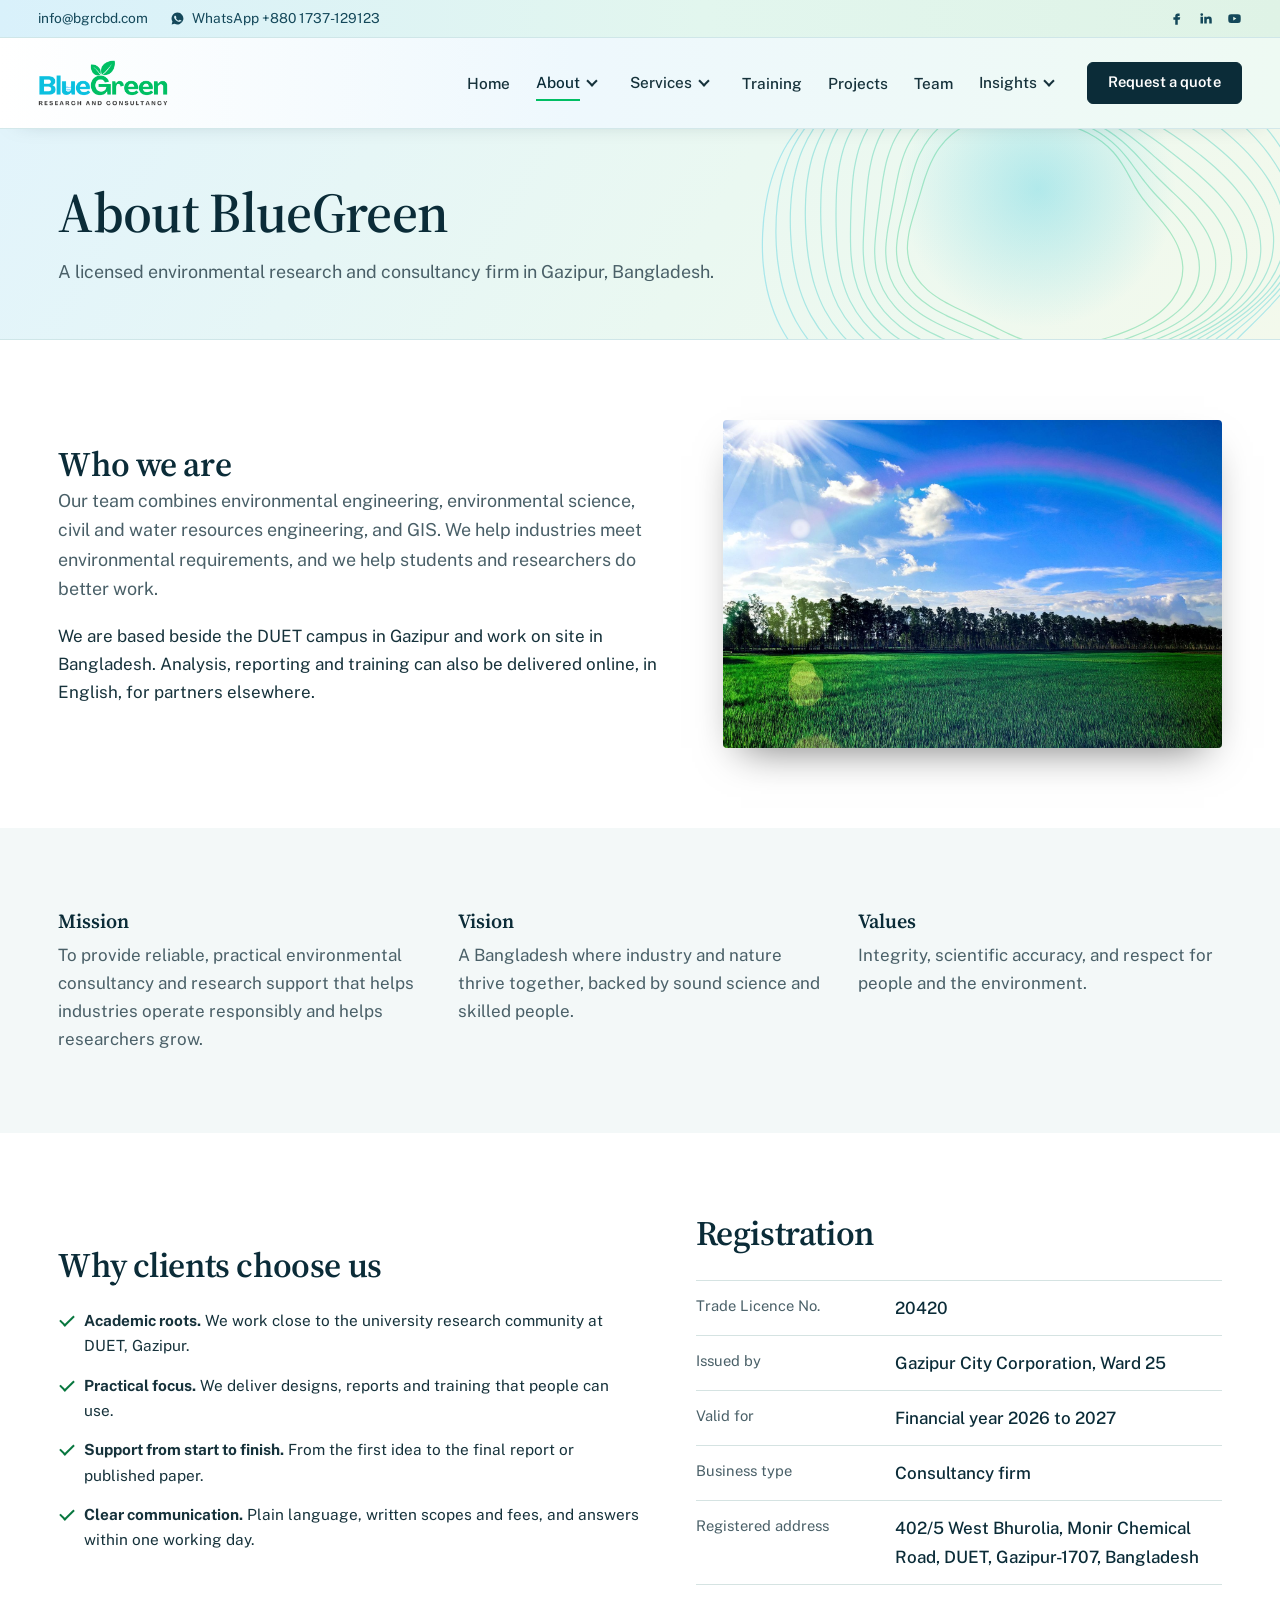
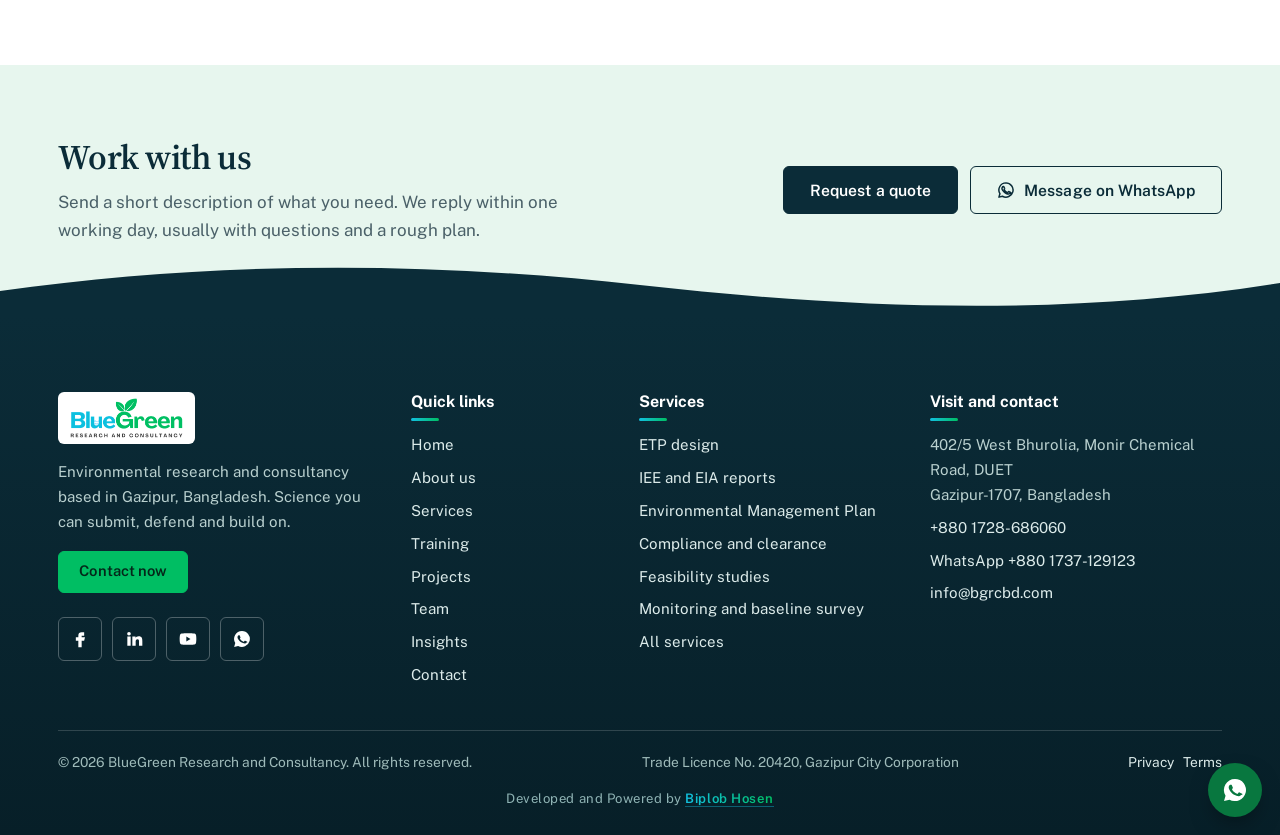
<file: about.html>
<!DOCTYPE html>
<html lang="en"><head><meta charset="utf-8">
<meta name="viewport" content="width=device-width, initial-scale=1">
<title>About | BlueGreen Research and Consultancy</title>
<meta name="description" content="BlueGreen Research and Consultancy is a licensed environmental research and consultancy firm in Gazipur, Bangladesh. Mission, vision, values and registration details.">
<meta name="theme-color" content="#0b2c38">
<meta property="og:type" content="website"><meta property="og:site_name" content="BlueGreen Research and Consultancy">
<meta property="og:title" content="About | BlueGreen Research and Consultancy"><meta property="og:description" content="BlueGreen Research and Consultancy is a licensed environmental research and consultancy firm in Gazipur, Bangladesh. Mission, vision, values and registration details."><meta property="og:image" content="https://www.bgrcbd.com/images/share.jpg"><meta property="og:url" content="https://www.bgrcbd.com/about"><meta name="twitter:card" content="summary_large_image"><meta name="twitter:image" content="https://www.bgrcbd.com/images/share.jpg">
<link rel="canonical" href="https://www.bgrcbd.com/about">
<link rel="icon" href="favicon.png" sizes="48x48"><link rel="icon" href="favicon-192.png" sizes="192x192" type="image/png"><link rel="apple-touch-icon" href="apple-touch-icon.png">
<link rel="preconnect" href="https://fonts.googleapis.com"><link rel="preconnect" href="https://fonts.gstatic.com" crossorigin>
<link href="https://fonts.googleapis.com/css2?family=Public+Sans:wght@400;500;600;700&family=Source+Serif+4:opsz,wght@8..60,500;8..60,600&display=swap" rel="stylesheet">
<link rel="stylesheet" href="style.css">
<script>document.documentElement.className+=" js"</script>
</head><body>
<a class="skip" href="#main">Skip to content</a>
<div class="topbar"><div class="wrap topbar-in">
<div class="tb-left"><a href="mailto:info@bgrcbd.com">info@bgrcbd.com</a><a href="https://wa.me/8801737129123?text=Hello%20BlueGreen%2C%20I%20would%20like%20to%20discuss%20a%20project." rel="noopener"><svg viewBox="0 0 24 24" aria-hidden="true"><path d="M12 2.5a9.5 9.5 0 0 0-8.1 14.4L2.6 21.5l4.7-1.2A9.5 9.5 0 1 0 12 2.5zm5.3 13.6c-.2.6-1.300 1.200-1.800 1.200-.5.100-1 .2-3.200-.7-2.700-1.100-4.400-3.800-4.600-4-.1-.2-1.100-1.400-1.100-2.700s.7-1.900.9-2.200c.2-.3.500-.3.700-.3h.5c.2 0 .4 0 .6.500l.8 1.900c.1.200.1.400 0 .6l-.4.600c-.2.200-.3.400-.1.700.2.300.8 1.300 1.700 2.100 1.100 1 2.100 1.300 2.400 1.500.3.100.5.100.6-.1l.9-1c.2-.3.400-.2.700-.1l1.800.9c.3.100.5.200.5.300.1.200.1.800-.1 1.300z"/></svg>WhatsApp +880 1737-129123</a></div>
<div class="tb-right"><a href="https://www.facebook.com/bluegreenrand" rel="noopener" aria-label="Facebook"><svg viewBox="0 0 24 24" aria-hidden="true"><path d="M14 8h3V4h-3a4 4 0 0 0-4 4v2H7v4h3v8h4v-8h3l1-4h-4V8z"/></svg></a><a href="https://www.linkedin.com/company/bluegreen-research-and-consuntancy/" rel="noopener" aria-label="LinkedIn"><svg viewBox="0 0 24 24" aria-hidden="true"><path d="M4 9h4v11H4zM6 3.5a2.2 2.2 0 1 1 0 4.4 2.2 2.2 0 0 1 0-4.4zM10 9h3.8v1.6c.6-1 1.9-1.9 3.8-1.9 4 0 4.4 2.6 4.4 6V20h-4v-4.8c0-1.3 0-2.9-1.8-2.9s-2.2 1.4-2.2 2.8V20h-4z"/></svg></a><a href="https://www.youtube.com/@BlueGreenResearchandConsultanc" rel="noopener" aria-label="YouTube"><svg viewBox="0 0 24 24" aria-hidden="true"><path d="M21.6 7.2a2.5 2.5 0 0 0-1.8-1.8C18.2 5 12 5 12 5s-6.2 0-7.8.4A2.5 2.5 0 0 0 2.4 7.2C2 8.8 2 12 2 12s0 3.2.4 4.8a2.5 2.5 0 0 0 1.8 1.8C5.8 19 12 19 12 19s6.2 0 7.8-.4a2.5 2.5 0 0 0 1.8-1.8c.4-1.6.4-4.8.4-4.8s0-3.2-.4-4.8zM10 15V9l5 3z"/></svg></a></div>
</div></div>
<header class="site-header"><nav class="wrap nav" aria-label="Main">
<a class="brand" href="./"><img src="logo.png" width="130" height="46" alt="BlueGreen Research and Consultancy - home"></a>
<button class="nav-toggle" type="button" aria-expanded="false" aria-controls="menu"><span></span><span></span><span></span><span class="sr">Menu</span></button>
<ul id="menu" class="menu"><li><a href="./">Home</a></li><li class="has-sub"><a href="about" aria-current="page">About</a><button class="sub-toggle" type="button" aria-expanded="false" aria-label="Open About menu"></button><ul class="sub "><li><a href="about">Who we are</a></li><li><a href="about#mission">Mission and values</a></li><li><a href="about#registration">Registration</a></li></ul></li><li class="has-sub"><a href="services">Services</a><button class="sub-toggle" type="button" aria-expanded="false" aria-label="Open Services menu"></button><ul class="sub wide"><li><a href="services#etp" class="rich"><span class="mi"><svg class="" viewBox="0 0 24 24" aria-hidden="true"><path d="M12 3C9 7.5 6 10.5 6 14a6 6 0 0 0 12 0c0-3.5-3-6.5-6-11z"/></svg></span><span class="mt"><b>ETP design</b><small>Clean wastewater, compliant discharge</small></span></a></li><li><a href="services#iee-eia" class="rich"><span class="mi"><svg class="" viewBox="0 0 24 24" aria-hidden="true"><path d="M7 3h7l4 4v14H7z"/><path d="M14 3v4h4M10 12h5M10 16h5"/></svg></span><span class="mt"><b>IEE and EIA reports</b><small>Reports for environmental clearance</small></span></a></li><li><a href="services#emp" class="rich"><span class="mi"><svg class="" viewBox="0 0 24 24" aria-hidden="true"><path d="M6 3h12v18H6z"/><path d="M9 8h6M9 12h6M9 16h3"/></svg></span><span class="mt"><b>Environmental Management Plan</b><small>Actions to limit and monitor impact</small></span></a></li><li><a href="services#compliance" class="rich"><span class="mi"><svg class="" viewBox="0 0 24 24" aria-hidden="true"><path d="M12 3 5 6v5c0 5 3 8 7 10 4-2 7-5 7-10V6z"/><path d="m9 12 2 2 4-4"/></svg></span><span class="mt"><b>Compliance and clearance</b><small>Clearance, renewals and inspections</small></span></a></li><li><a href="services#feasibility" class="rich"><span class="mi"><svg class="" viewBox="0 0 24 24" aria-hidden="true"><path d="M5 4h14v16H5z"/><path d="m8.5 11 2 2 4-4M8.5 17h7"/></svg></span><span class="mt"><b>Feasibility studies</b><small>Test the project before you invest</small></span></a></li><li><a href="services#monitoring" class="rich"><span class="mi"><svg class="" viewBox="0 0 24 24" aria-hidden="true"><path d="M4 17a8 8 0 1 1 16 0"/><path d="m12 17 4-6"/><circle cx="12" cy="17" r="1"/></svg></span><span class="mt"><b>Monitoring and baseline survey</b><small>Water, air, soil and noise data</small></span></a></li><li><a href="services#waste-air" class="rich"><span class="mi"><svg class="" viewBox="0 0 24 24" aria-hidden="true"><path d="M4 20h16V10l-5 3V9l-5 3V5L4 9z"/><path d="M8 20v-3M12 20v-3M16 20v-3"/></svg></span><span class="mt"><b>Waste and air emission advice</b><small>Less waste, cleaner emissions</small></span></a></li><li><a href="services#gis" class="rich"><span class="mi"><svg class="" viewBox="0 0 24 24" aria-hidden="true"><path d="m12 3 9 5-9 5-9-5z"/><path d="m3 13 9 5 9-5"/></svg></span><span class="mt"><b>GIS and remote sensing</b><small>Maps and satellite analysis</small></span></a></li><li><a href="services#hydrology" class="rich"><span class="mi"><svg class="" viewBox="0 0 24 24" aria-hidden="true"><path d="M3 9c2-2 4-2 6 0s4 2 6 0 4-2 6 0M3 15c2-2 4-2 6 0s4 2 6 0 4-2 6 0"/></svg></span><span class="mt"><b>Hydrological modelling</b><small>Rainfall, runoff and water balance</small></span></a></li><li><a href="services#climate-esg" class="rich"><span class="mi"><svg class="" viewBox="0 0 24 24" aria-hidden="true"><circle cx="12" cy="12" r="9"/><path d="M3 12h18M12 3c3 3 3 15 0 18M12 3c-3 3-3 15 0 18"/></svg></span><span class="mt"><b>Climate, carbon and ESG</b><small>Footprint, risk and sustainability reports</small></span></a></li><li><a href="services#training" class="rich"><span class="mi"><svg class="" viewBox="0 0 24 24" aria-hidden="true"><path d="m2 9 10-5 10 5-10 5z"/><path d="M6 11.5V16c3 2.5 9 2.5 12 0v-4.5"/></svg></span><span class="mt"><b>GIS and RS training</b><small>GIS and remote sensing courses</small></span></a></li><li><a href="services#thesis" class="rich"><span class="mi"><svg class="" viewBox="0 0 24 24" aria-hidden="true"><path d="M4 5c3-1 6-1 8 1 2-2 5-2 8-1v13c-3-1-6-1-8 1-2-2-5-2-8-1z"/><path d="M12 6v13"/></svg></span><span class="mt"><b>Thesis and publication support</b><small>From topic to published paper</small></span></a></li></ul></li><li><a href="training">Training</a></li><li><a href="projects">Projects</a></li><li><a href="team">Team</a></li><li class="has-sub"><a href="insights">Insights</a><button class="sub-toggle" type="button" aria-expanded="false" aria-label="Open Insights menu"></button><ul class="sub right"><li><a href="insights#iee-eia">IEE or EIA?</a></li><li><a href="insights#etp">Why a factory needs an ETP</a></li><li><a href="insights#gis">What is GIS?</a></li><li><a href="insights#remote-sensing">Satellite images, water and land</a></li><li><a href="insights#thesis">Choosing a thesis topic</a></li></ul></li><li><a class="btn btn-sm" href="contact">Request a quote</a></li></ul>
</nav></header>
<main id="main">
<div class="page-head"><div class="wrap"><h1>About BlueGreen</h1><p class="lead">A licensed environmental research and consultancy firm in Gazipur, Bangladesh.</p></div></div>

<section><div class="wrap split" style="grid-template-columns:1.1fr .9fr">
<div><h2>Who we are</h2>
<p class="lead">Our team combines environmental engineering, environmental science, civil and water resources engineering, and GIS. We help industries meet environmental requirements, and we help students and researchers do better work.</p>
<p>We are based beside the DUET campus in Gazipur and work on site in Bangladesh. Analysis, reporting and training can also be delivered online, in English, for partners elsewhere.</p></div>
<figure class="photo"><img src="images/landscape-field.jpg" width="1600" height="1054" loading="lazy" alt="Green rice field and a line of trees under a blue sky with a rainbow"></figure>
</div></section>

<section class="mist" id="mission"><div class="wrap">
<div class="three">
<div><h3>Mission</h3><p>To provide reliable, practical environmental consultancy and research support that helps industries operate responsibly and helps researchers grow.</p></div>
<div><h3>Vision</h3><p>A Bangladesh where industry and nature thrive together, backed by sound science and skilled people.</p></div>
<div><h3>Values</h3><p>Integrity, scientific accuracy, and respect for people and the environment.</p></div>
</div></div></section>

<section><div class="wrap split">
<div><h2>Why clients choose us</h2>
<ul class="ticks" style="margin-top:22px;gap:14px">
<li><b>Academic roots.</b> We work close to the university research community at DUET, Gazipur.</li>
<li><b>Practical focus.</b> We deliver designs, reports and training that people can use.</li>
<li><b>Support from start to finish.</b> From the first idea to the final report or published paper.</li>
<li><b>Clear communication.</b> Plain language, written scopes and fees, and answers within one working day.</li>
</ul></div>
<div id="registration"><h2>Registration</h2>
<dl class="ledger light">
<div><dt>Trade Licence No.</dt><dd>20420</dd></div>
<div><dt>Issued by</dt><dd>Gazipur City Corporation, Ward 25</dd></div>
<div><dt>Valid for</dt><dd>Financial year 2026 to 2027</dd></div>
<div><dt>Business type</dt><dd>Consultancy firm</dd></div>
<div><dt>Registered address</dt><dd>402/5 West Bhurolia, Monir Chemical Road, DUET, Gazipur-1707, Bangladesh</dd></div>
</dl></div>
</div></section>
<section class="cta"><div class="wrap cta-in"><div><h2>Work with us</h2><p>Send a short description of what you need. We reply within one working day, usually with questions and a rough plan.</p></div>
<div class="btn-row"><a class="btn" href="contact">Request a quote</a><a class="btn btn-line" href="https://wa.me/8801737129123?text=Hello%20BlueGreen%2C%20I%20would%20like%20to%20discuss%20a%20project." rel="noopener"><svg viewBox="0 0 24 24" aria-hidden="true"><path d="M12 2.5a9.5 9.5 0 0 0-8.1 14.4L2.6 21.5l4.7-1.2A9.5 9.5 0 1 0 12 2.5zm5.3 13.6c-.2.6-1.300 1.200-1.800 1.200-.5.100-1 .2-3.200-.7-2.700-1.100-4.400-3.800-4.600-4-.1-.2-1.100-1.400-1.100-2.700s.7-1.900.9-2.200c.2-.3.500-.3.700-.3h.5c.2 0 .4 0 .6.500l.8 1.900c.1.200.1.400 0 .6l-.4.600c-.2.200-.3.400-.1.700.2.300.8 1.300 1.700 2.100 1.100 1 2.100 1.300 2.400 1.500.3.100.5.100.6-.1l.9-1c.2-.3.400-.2.700-.1l1.800.9c.3.100.5.200.5.300.1.200.1.800-.1 1.300z"/></svg>Message on WhatsApp</a></div></div></section>
</main>
<footer class="wtop" style="--bg:var(--ink)"><div class="wrap">
<div class="foot-grid">
<div><a class="brand-box" href="./"><img src="logo.png" width="113" height="40" alt="BlueGreen Research and Consultancy"></a>
<p>Environmental research and consultancy based in Gazipur, Bangladesh. Science you can submit, defend and build on.</p>
<a class="btn btn-leaf btn-sm" href="contact">Contact now</a>
<div class="socials"><a href="https://www.facebook.com/bluegreenrand" rel="noopener" aria-label="Facebook"><svg viewBox="0 0 24 24" aria-hidden="true"><path d="M14 8h3V4h-3a4 4 0 0 0-4 4v2H7v4h3v8h4v-8h3l1-4h-4V8z"/></svg></a><a href="https://www.linkedin.com/company/bluegreen-research-and-consuntancy/" rel="noopener" aria-label="LinkedIn"><svg viewBox="0 0 24 24" aria-hidden="true"><path d="M4 9h4v11H4zM6 3.5a2.2 2.2 0 1 1 0 4.4 2.2 2.2 0 0 1 0-4.4zM10 9h3.8v1.6c.6-1 1.9-1.9 3.8-1.9 4 0 4.4 2.6 4.4 6V20h-4v-4.8c0-1.3 0-2.9-1.8-2.9s-2.2 1.4-2.2 2.8V20h-4z"/></svg></a><a href="https://www.youtube.com/@BlueGreenResearchandConsultanc" rel="noopener" aria-label="YouTube"><svg viewBox="0 0 24 24" aria-hidden="true"><path d="M21.6 7.2a2.5 2.5 0 0 0-1.8-1.8C18.2 5 12 5 12 5s-6.2 0-7.8.4A2.5 2.5 0 0 0 2.4 7.2C2 8.8 2 12 2 12s0 3.2.4 4.8a2.5 2.5 0 0 0 1.8 1.8C5.8 19 12 19 12 19s6.2 0 7.8-.4a2.5 2.5 0 0 0 1.8-1.8c.4-1.6.4-4.8.4-4.8s0-3.2-.4-4.8zM10 15V9l5 3z"/></svg></a><a href="https://wa.me/8801737129123?text=Hello%20BlueGreen%2C%20I%20would%20like%20to%20discuss%20a%20project." rel="noopener" aria-label="WhatsApp"><svg viewBox="0 0 24 24" aria-hidden="true"><path d="M12 2.5a9.5 9.5 0 0 0-8.1 14.4L2.6 21.5l4.7-1.2A9.5 9.5 0 1 0 12 2.5zm5.3 13.6c-.2.6-1.300 1.200-1.800 1.200-.5.100-1 .2-3.200-.7-2.700-1.100-4.400-3.800-4.600-4-.1-.2-1.100-1.400-1.100-2.700s.7-1.900.9-2.200c.2-.3.500-.3.700-.3h.5c.2 0 .4 0 .6.500l.8 1.900c.1.200.1.400 0 .6l-.4.600c-.2.200-.3.400-.1.700.2.300.8 1.300 1.700 2.100 1.100 1 2.100 1.300 2.400 1.500.3.100.5.100.6-.1l.9-1c.2-.3.400-.2.700-.1l1.800.9c.3.100.5.200.5.300.1.200.1.800-.1 1.300z"/></svg></a></div></div>
<div><h2 class="ft">Quick links</h2><ul><li><a href="./">Home</a></li><li><a href="about">About us</a></li><li><a href="services">Services</a></li><li><a href="training">Training</a></li><li><a href="projects">Projects</a></li><li><a href="team">Team</a></li><li><a href="insights">Insights</a></li><li><a href="contact">Contact</a></li></ul></div>
<div><h2 class="ft">Services</h2><ul><li><a href="services#etp">ETP design</a></li><li><a href="services#iee-eia">IEE and EIA reports</a></li><li><a href="services#emp">Environmental Management Plan</a></li><li><a href="services#compliance">Compliance and clearance</a></li><li><a href="services#feasibility">Feasibility studies</a></li><li><a href="services#monitoring">Monitoring and baseline survey</a></li><li><a href="services">All services</a></li></ul></div>
<div><h2 class="ft">Visit and contact</h2><ul><li>402/5 West Bhurolia, Monir Chemical Road, DUET<br>Gazipur-1707, Bangladesh</li><li><a href="tel:+8801728686060">+880 1728-686060</a></li><li><a href="https://wa.me/8801737129123?text=Hello%20BlueGreen%2C%20I%20would%20like%20to%20discuss%20a%20project." rel="noopener">WhatsApp +880 1737-129123</a></li><li><a href="mailto:info@bgrcbd.com">info@bgrcbd.com</a></li></ul></div>
</div>
<div class="foot-base"><span>&copy; <span id="year">2026</span> BlueGreen Research and Consultancy. All rights reserved.</span>
<span>Trade Licence No. 20420, Gazipur City Corporation</span>
<span><a href="privacy">Privacy</a> &nbsp; <a href="terms">Terms</a></span></div>
<div class="credit">Developed and Powered by <a href="team#p-biplob-hosen">Biplob Hosen</a></div>
</div></footer>
<a class="wa" href="https://wa.me/8801737129123?text=Hello%20BlueGreen%2C%20I%20would%20like%20to%20discuss%20a%20project." rel="noopener" aria-label="Chat with us on WhatsApp"><svg viewBox="0 0 24 24" aria-hidden="true"><path d="M12 2.5a9.5 9.5 0 0 0-8.1 14.4L2.6 21.5l4.7-1.2A9.5 9.5 0 1 0 12 2.5zm5.3 13.6c-.2.6-1.300 1.200-1.800 1.200-.5.100-1 .2-3.200-.7-2.700-1.100-4.400-3.800-4.600-4-.1-.2-1.100-1.400-1.100-2.700s.7-1.900.9-2.200c.2-.3.500-.3.700-.3h.5c.2 0 .4 0 .6.500l.8 1.900c.1.200.1.400 0 .6l-.4.600c-.2.200-.3.400-.1.700.2.300.8 1.300 1.700 2.100 1.100 1 2.100 1.300 2.400 1.500.3.100.5.100.6-.1l.9-1c.2-.3.400-.2.700-.1l1.800.9c.3.100.5.200.5.300.1.200.1.800-.1 1.300z"/></svg></a>
<script src="script.js"></script>
</body></html>
</file>
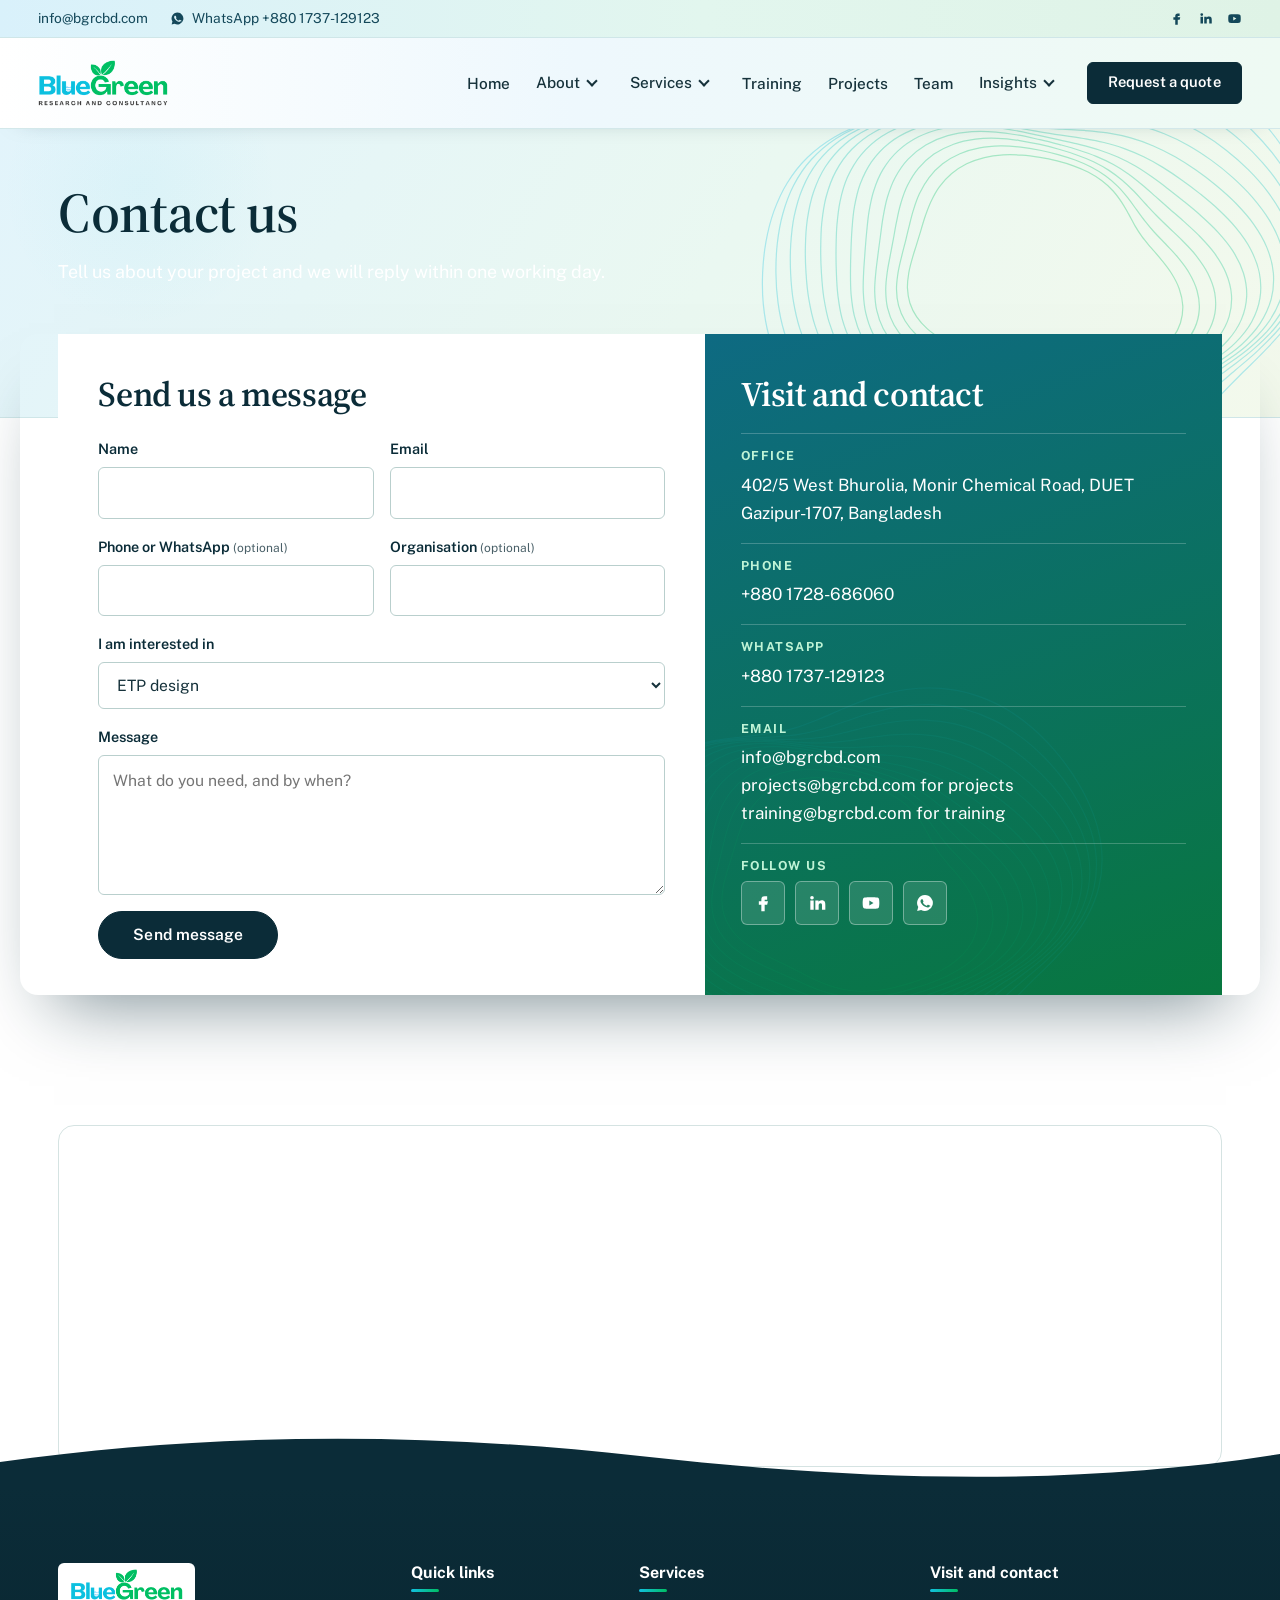
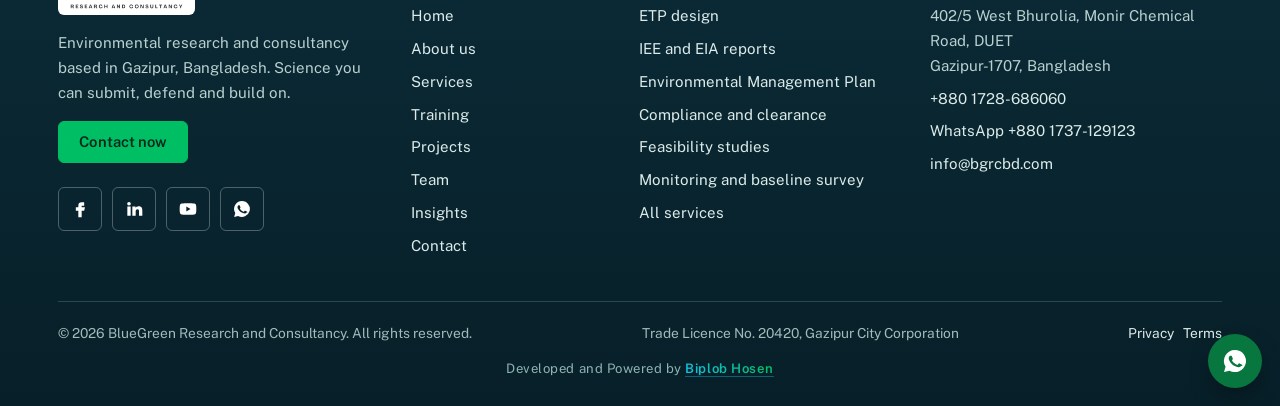
<file: contact.html>
<!DOCTYPE html>
<html lang="en"><head><meta charset="utf-8">
<meta name="viewport" content="width=device-width, initial-scale=1">
<title>Contact | BlueGreen Research and Consultancy</title>
<meta name="description" content="Contact BlueGreen Research and Consultancy in Gazipur, Bangladesh. Request a quote, ask about training, or message us on WhatsApp.">
<meta name="theme-color" content="#0b2c38">
<meta property="og:type" content="website"><meta property="og:site_name" content="BlueGreen Research and Consultancy">
<meta property="og:title" content="Contact | BlueGreen Research and Consultancy"><meta property="og:description" content="Contact BlueGreen Research and Consultancy in Gazipur, Bangladesh. Request a quote, ask about training, or message us on WhatsApp."><meta property="og:image" content="https://www.bgrcbd.com/images/share.jpg"><meta property="og:url" content="https://www.bgrcbd.com/contact"><meta name="twitter:card" content="summary_large_image"><meta name="twitter:image" content="https://www.bgrcbd.com/images/share.jpg">
<link rel="canonical" href="https://www.bgrcbd.com/contact">
<link rel="icon" href="favicon.png" sizes="48x48"><link rel="icon" href="favicon-192.png" sizes="192x192" type="image/png"><link rel="apple-touch-icon" href="apple-touch-icon.png">
<link rel="preconnect" href="https://fonts.googleapis.com"><link rel="preconnect" href="https://fonts.gstatic.com" crossorigin>
<link href="https://fonts.googleapis.com/css2?family=Public+Sans:wght@400;500;600;700&family=Source+Serif+4:opsz,wght@8..60,500;8..60,600&display=swap" rel="stylesheet">
<link rel="stylesheet" href="style.css">
<script>document.documentElement.className+=" js"</script>
</head><body>
<a class="skip" href="#main">Skip to content</a>
<div class="topbar"><div class="wrap topbar-in">
<div class="tb-left"><a href="mailto:info@bgrcbd.com">info@bgrcbd.com</a><a href="https://wa.me/8801737129123?text=Hello%20BlueGreen%2C%20I%20would%20like%20to%20discuss%20a%20project." rel="noopener"><svg viewBox="0 0 24 24" aria-hidden="true"><path d="M12 2.5a9.5 9.5 0 0 0-8.1 14.4L2.6 21.5l4.7-1.2A9.5 9.5 0 1 0 12 2.5zm5.3 13.6c-.2.6-1.300 1.200-1.800 1.200-.5.100-1 .2-3.200-.7-2.700-1.100-4.400-3.800-4.600-4-.1-.2-1.100-1.400-1.100-2.700s.7-1.900.9-2.200c.2-.3.500-.3.700-.3h.5c.2 0 .4 0 .6.500l.8 1.900c.1.200.1.400 0 .6l-.4.600c-.2.200-.3.400-.1.700.2.300.8 1.300 1.700 2.100 1.100 1 2.100 1.300 2.400 1.500.3.100.5.100.6-.1l.9-1c.2-.3.400-.2.700-.1l1.800.9c.3.100.5.200.5.300.1.200.1.800-.1 1.300z"/></svg>WhatsApp +880 1737-129123</a></div>
<div class="tb-right"><a href="https://www.facebook.com/bluegreenrand" rel="noopener" aria-label="Facebook"><svg viewBox="0 0 24 24" aria-hidden="true"><path d="M14 8h3V4h-3a4 4 0 0 0-4 4v2H7v4h3v8h4v-8h3l1-4h-4V8z"/></svg></a><a href="https://www.linkedin.com/company/bluegreen-research-and-consuntancy/" rel="noopener" aria-label="LinkedIn"><svg viewBox="0 0 24 24" aria-hidden="true"><path d="M4 9h4v11H4zM6 3.5a2.2 2.2 0 1 1 0 4.4 2.2 2.2 0 0 1 0-4.4zM10 9h3.8v1.6c.6-1 1.9-1.9 3.8-1.9 4 0 4.4 2.6 4.4 6V20h-4v-4.8c0-1.3 0-2.9-1.8-2.9s-2.2 1.4-2.2 2.8V20h-4z"/></svg></a><a href="https://www.youtube.com/@BlueGreenResearchandConsultanc" rel="noopener" aria-label="YouTube"><svg viewBox="0 0 24 24" aria-hidden="true"><path d="M21.6 7.2a2.5 2.5 0 0 0-1.8-1.8C18.2 5 12 5 12 5s-6.2 0-7.8.4A2.5 2.5 0 0 0 2.4 7.2C2 8.8 2 12 2 12s0 3.2.4 4.8a2.5 2.5 0 0 0 1.8 1.8C5.8 19 12 19 12 19s6.2 0 7.8-.4a2.5 2.5 0 0 0 1.8-1.8c.4-1.6.4-4.8.4-4.8s0-3.2-.4-4.8zM10 15V9l5 3z"/></svg></a></div>
</div></div>
<header class="site-header"><nav class="wrap nav" aria-label="Main">
<a class="brand" href="./"><img src="logo.png" width="130" height="46" alt="BlueGreen Research and Consultancy - home"></a>
<button class="nav-toggle" type="button" aria-expanded="false" aria-controls="menu"><span></span><span></span><span></span><span class="sr">Menu</span></button>
<ul id="menu" class="menu"><li><a href="./">Home</a></li><li class="has-sub"><a href="about">About</a><button class="sub-toggle" type="button" aria-expanded="false" aria-label="Open About menu"></button><ul class="sub "><li><a href="about">Who we are</a></li><li><a href="about#mission">Mission and values</a></li><li><a href="about#registration">Registration</a></li></ul></li><li class="has-sub"><a href="services">Services</a><button class="sub-toggle" type="button" aria-expanded="false" aria-label="Open Services menu"></button><ul class="sub wide"><li><a href="services#etp" class="rich"><span class="mi"><svg class="" viewBox="0 0 24 24" aria-hidden="true"><path d="M12 3C9 7.5 6 10.5 6 14a6 6 0 0 0 12 0c0-3.5-3-6.5-6-11z"/></svg></span><span class="mt"><b>ETP design</b><small>Clean wastewater, compliant discharge</small></span></a></li><li><a href="services#iee-eia" class="rich"><span class="mi"><svg class="" viewBox="0 0 24 24" aria-hidden="true"><path d="M7 3h7l4 4v14H7z"/><path d="M14 3v4h4M10 12h5M10 16h5"/></svg></span><span class="mt"><b>IEE and EIA reports</b><small>Reports for environmental clearance</small></span></a></li><li><a href="services#emp" class="rich"><span class="mi"><svg class="" viewBox="0 0 24 24" aria-hidden="true"><path d="M6 3h12v18H6z"/><path d="M9 8h6M9 12h6M9 16h3"/></svg></span><span class="mt"><b>Environmental Management Plan</b><small>Actions to limit and monitor impact</small></span></a></li><li><a href="services#compliance" class="rich"><span class="mi"><svg class="" viewBox="0 0 24 24" aria-hidden="true"><path d="M12 3 5 6v5c0 5 3 8 7 10 4-2 7-5 7-10V6z"/><path d="m9 12 2 2 4-4"/></svg></span><span class="mt"><b>Compliance and clearance</b><small>Clearance, renewals and inspections</small></span></a></li><li><a href="services#feasibility" class="rich"><span class="mi"><svg class="" viewBox="0 0 24 24" aria-hidden="true"><path d="M5 4h14v16H5z"/><path d="m8.5 11 2 2 4-4M8.5 17h7"/></svg></span><span class="mt"><b>Feasibility studies</b><small>Test the project before you invest</small></span></a></li><li><a href="services#monitoring" class="rich"><span class="mi"><svg class="" viewBox="0 0 24 24" aria-hidden="true"><path d="M4 17a8 8 0 1 1 16 0"/><path d="m12 17 4-6"/><circle cx="12" cy="17" r="1"/></svg></span><span class="mt"><b>Monitoring and baseline survey</b><small>Water, air, soil and noise data</small></span></a></li><li><a href="services#waste-air" class="rich"><span class="mi"><svg class="" viewBox="0 0 24 24" aria-hidden="true"><path d="M4 20h16V10l-5 3V9l-5 3V5L4 9z"/><path d="M8 20v-3M12 20v-3M16 20v-3"/></svg></span><span class="mt"><b>Waste and air emission advice</b><small>Less waste, cleaner emissions</small></span></a></li><li><a href="services#gis" class="rich"><span class="mi"><svg class="" viewBox="0 0 24 24" aria-hidden="true"><path d="m12 3 9 5-9 5-9-5z"/><path d="m3 13 9 5 9-5"/></svg></span><span class="mt"><b>GIS and remote sensing</b><small>Maps and satellite analysis</small></span></a></li><li><a href="services#hydrology" class="rich"><span class="mi"><svg class="" viewBox="0 0 24 24" aria-hidden="true"><path d="M3 9c2-2 4-2 6 0s4 2 6 0 4-2 6 0M3 15c2-2 4-2 6 0s4 2 6 0 4-2 6 0"/></svg></span><span class="mt"><b>Hydrological modelling</b><small>Rainfall, runoff and water balance</small></span></a></li><li><a href="services#climate-esg" class="rich"><span class="mi"><svg class="" viewBox="0 0 24 24" aria-hidden="true"><circle cx="12" cy="12" r="9"/><path d="M3 12h18M12 3c3 3 3 15 0 18M12 3c-3 3-3 15 0 18"/></svg></span><span class="mt"><b>Climate, carbon and ESG</b><small>Footprint, risk and sustainability reports</small></span></a></li><li><a href="services#training" class="rich"><span class="mi"><svg class="" viewBox="0 0 24 24" aria-hidden="true"><path d="m2 9 10-5 10 5-10 5z"/><path d="M6 11.5V16c3 2.5 9 2.5 12 0v-4.5"/></svg></span><span class="mt"><b>GIS and RS training</b><small>GIS and remote sensing courses</small></span></a></li><li><a href="services#thesis" class="rich"><span class="mi"><svg class="" viewBox="0 0 24 24" aria-hidden="true"><path d="M4 5c3-1 6-1 8 1 2-2 5-2 8-1v13c-3-1-6-1-8 1-2-2-5-2-8-1z"/><path d="M12 6v13"/></svg></span><span class="mt"><b>Thesis and publication support</b><small>From topic to published paper</small></span></a></li></ul></li><li><a href="training">Training</a></li><li><a href="projects">Projects</a></li><li><a href="team">Team</a></li><li class="has-sub"><a href="insights">Insights</a><button class="sub-toggle" type="button" aria-expanded="false" aria-label="Open Insights menu"></button><ul class="sub right"><li><a href="insights#iee-eia">IEE or EIA?</a></li><li><a href="insights#etp">Why a factory needs an ETP</a></li><li><a href="insights#gis">What is GIS?</a></li><li><a href="insights#remote-sensing">Satellite images, water and land</a></li><li><a href="insights#thesis">Choosing a thesis topic</a></li></ul></li><li><a class="btn btn-sm" href="contact" aria-current="page">Request a quote</a></li></ul>
</nav></header>
<main id="main">
<div class="page-head dark-head"><div class="wrap"><h1>Contact us</h1><p class="lead">Tell us about your project and we will reply within one working day.</p></div></div>
<section class="contact-sec"><div class="wrap contact2">
<div class="form-card"><h2>Send us a message</h2>
<form id="contact-form" data-key="42e55752-fca8-49bc-a5e5-0eb54618872a" data-email="info@bgrcbd.com">
<div class="two"><div class="field"><label for="n">Name</label><input id="n" name="name" autocomplete="name" required></div>
<div class="field"><label for="e">Email</label><input id="e" name="email" type="email" autocomplete="email" required></div></div>
<div class="two"><div class="field"><label for="p">Phone or WhatsApp <small>(optional)</small></label><input id="p" name="phone" type="tel" autocomplete="tel"></div>
<div class="field"><label for="o">Organisation <small>(optional)</small></label><input id="o" name="organisation" autocomplete="organization"></div></div>
<div class="field"><label for="i">I am interested in</label><select id="i" name="interest"><option data-key="etp">ETP design</option><option data-key="iee">IEE or EIA report</option><option data-key="feasibility">Feasibility study</option><option data-key="gis">GIS and remote sensing work</option><option data-key="training">Training courses</option><option data-key="hydrology">Hydrological modelling</option><option data-key="thesis">Thesis or publication support</option><option data-key="other">Something else</option></select></div>
<div class="field"><label for="m">Message</label><textarea id="m" name="message" required placeholder="What do you need, and by when?"></textarea></div>
<input class="hp" type="checkbox" name="botcheck" tabindex="-1" autocomplete="off" aria-hidden="true">
<div class="form-foot"><button class="btn" type="submit">Send message</button><p class="form-status" id="form-status" role="status" aria-live="polite"></p></div>
</form></div>
<aside class="info-card"><h2>Visit and contact</h2>
<div class="info"><b>Office</b><address>402/5 West Bhurolia, Monir Chemical Road, DUET<br>Gazipur-1707, Bangladesh</address></div>
<div class="info"><b>Phone</b><a href="tel:+8801728686060">+880 1728-686060</a></div>
<div class="info"><b>WhatsApp</b><a href="https://wa.me/8801737129123?text=Hello%20BlueGreen%2C%20I%20would%20like%20to%20discuss%20a%20project." rel="noopener">+880 1737-129123</a></div>
<div class="info"><b>Email</b><a href="mailto:info@bgrcbd.com">info@bgrcbd.com</a><br><a href="mailto:projects@bgrcbd.com">projects@bgrcbd.com</a> for projects<br><a href="mailto:training@bgrcbd.com">training@bgrcbd.com</a> for training</div>
<div class="info"><b>Follow us</b><div class="socials"><a href="https://www.facebook.com/bluegreenrand" rel="noopener" aria-label="Facebook"><svg viewBox="0 0 24 24" aria-hidden="true"><path d="M14 8h3V4h-3a4 4 0 0 0-4 4v2H7v4h3v8h4v-8h3l1-4h-4V8z"/></svg></a><a href="https://www.linkedin.com/company/bluegreen-research-and-consuntancy/" rel="noopener" aria-label="LinkedIn"><svg viewBox="0 0 24 24" aria-hidden="true"><path d="M4 9h4v11H4zM6 3.5a2.2 2.2 0 1 1 0 4.4 2.2 2.2 0 0 1 0-4.4zM10 9h3.8v1.6c.6-1 1.9-1.9 3.8-1.9 4 0 4.4 2.6 4.4 6V20h-4v-4.8c0-1.3 0-2.9-1.8-2.9s-2.2 1.4-2.2 2.8V20h-4z"/></svg></a><a href="https://www.youtube.com/@BlueGreenResearchandConsultanc" rel="noopener" aria-label="YouTube"><svg viewBox="0 0 24 24" aria-hidden="true"><path d="M21.6 7.2a2.5 2.5 0 0 0-1.8-1.8C18.2 5 12 5 12 5s-6.2 0-7.8.4A2.5 2.5 0 0 0 2.4 7.2C2 8.8 2 12 2 12s0 3.2.4 4.8a2.5 2.5 0 0 0 1.8 1.8C5.8 19 12 19 12 19s6.2 0 7.8-.4a2.5 2.5 0 0 0 1.8-1.8c.4-1.6.4-4.8.4-4.8s0-3.2-.4-4.8zM10 15V9l5 3z"/></svg></a><a href="https://wa.me/8801737129123?text=Hello%20BlueGreen%2C%20I%20would%20like%20to%20discuss%20a%20project." rel="noopener" aria-label="WhatsApp"><svg viewBox="0 0 24 24" aria-hidden="true"><path d="M12 2.5a9.5 9.5 0 0 0-8.1 14.4L2.6 21.5l4.7-1.2A9.5 9.5 0 1 0 12 2.5zm5.3 13.6c-.2.6-1.300 1.200-1.800 1.200-.5.100-1 .2-3.200-.7-2.700-1.100-4.400-3.800-4.600-4-.1-.2-1.100-1.400-1.100-2.700s.7-1.900.9-2.200c.2-.3.500-.3.700-.3h.5c.2 0 .4 0 .6.500l.8 1.900c.1.200.1.400 0 .6l-.4.600c-.2.200-.3.400-.1.700.2.300.8 1.300 1.700 2.100 1.100 1 2.100 1.300 2.400 1.500.3.100.5.100.6-.1l.9-1c.2-.3.400-.2.700-.1l1.800.9c.3.100.5.200.5.300.1.200.1.800-.1 1.300z"/></svg></a></div></div>
</aside></div></section>
<section class="map-sec"><div class="wrap"><div class="map"><iframe title="Map showing the BlueGreen office near DUET, Gazipur" loading="lazy" referrerpolicy="no-referrer-when-downgrade" src="https://maps.google.com/maps?q=DUET%20Gazipur&amp;output=embed"></iframe></div></div></section>
</main>
<footer class="wtop" style="--bg:var(--ink)"><div class="wrap">
<div class="foot-grid">
<div><a class="brand-box" href="./"><img src="logo.png" width="113" height="40" alt="BlueGreen Research and Consultancy"></a>
<p>Environmental research and consultancy based in Gazipur, Bangladesh. Science you can submit, defend and build on.</p>
<a class="btn btn-leaf btn-sm" href="contact">Contact now</a>
<div class="socials"><a href="https://www.facebook.com/bluegreenrand" rel="noopener" aria-label="Facebook"><svg viewBox="0 0 24 24" aria-hidden="true"><path d="M14 8h3V4h-3a4 4 0 0 0-4 4v2H7v4h3v8h4v-8h3l1-4h-4V8z"/></svg></a><a href="https://www.linkedin.com/company/bluegreen-research-and-consuntancy/" rel="noopener" aria-label="LinkedIn"><svg viewBox="0 0 24 24" aria-hidden="true"><path d="M4 9h4v11H4zM6 3.5a2.2 2.2 0 1 1 0 4.4 2.2 2.2 0 0 1 0-4.4zM10 9h3.8v1.6c.6-1 1.9-1.9 3.8-1.9 4 0 4.4 2.6 4.4 6V20h-4v-4.8c0-1.3 0-2.9-1.8-2.9s-2.2 1.4-2.2 2.8V20h-4z"/></svg></a><a href="https://www.youtube.com/@BlueGreenResearchandConsultanc" rel="noopener" aria-label="YouTube"><svg viewBox="0 0 24 24" aria-hidden="true"><path d="M21.6 7.2a2.5 2.5 0 0 0-1.8-1.8C18.2 5 12 5 12 5s-6.2 0-7.8.4A2.5 2.5 0 0 0 2.4 7.2C2 8.8 2 12 2 12s0 3.2.4 4.8a2.5 2.5 0 0 0 1.8 1.8C5.8 19 12 19 12 19s6.2 0 7.8-.4a2.5 2.5 0 0 0 1.8-1.8c.4-1.6.4-4.8.4-4.8s0-3.2-.4-4.8zM10 15V9l5 3z"/></svg></a><a href="https://wa.me/8801737129123?text=Hello%20BlueGreen%2C%20I%20would%20like%20to%20discuss%20a%20project." rel="noopener" aria-label="WhatsApp"><svg viewBox="0 0 24 24" aria-hidden="true"><path d="M12 2.5a9.5 9.5 0 0 0-8.1 14.4L2.6 21.5l4.7-1.2A9.5 9.5 0 1 0 12 2.5zm5.3 13.6c-.2.6-1.300 1.200-1.800 1.200-.5.100-1 .2-3.200-.7-2.700-1.100-4.400-3.800-4.600-4-.1-.2-1.100-1.400-1.100-2.700s.7-1.900.9-2.200c.2-.3.500-.3.700-.3h.5c.2 0 .4 0 .6.500l.8 1.900c.1.200.1.400 0 .6l-.4.600c-.2.200-.3.400-.1.700.2.300.8 1.300 1.700 2.100 1.100 1 2.100 1.300 2.400 1.500.3.100.5.100.6-.1l.9-1c.2-.3.400-.2.700-.1l1.800.9c.3.100.5.200.5.300.1.200.1.800-.1 1.300z"/></svg></a></div></div>
<div><h2 class="ft">Quick links</h2><ul><li><a href="./">Home</a></li><li><a href="about">About us</a></li><li><a href="services">Services</a></li><li><a href="training">Training</a></li><li><a href="projects">Projects</a></li><li><a href="team">Team</a></li><li><a href="insights">Insights</a></li><li><a href="contact">Contact</a></li></ul></div>
<div><h2 class="ft">Services</h2><ul><li><a href="services#etp">ETP design</a></li><li><a href="services#iee-eia">IEE and EIA reports</a></li><li><a href="services#emp">Environmental Management Plan</a></li><li><a href="services#compliance">Compliance and clearance</a></li><li><a href="services#feasibility">Feasibility studies</a></li><li><a href="services#monitoring">Monitoring and baseline survey</a></li><li><a href="services">All services</a></li></ul></div>
<div><h2 class="ft">Visit and contact</h2><ul><li>402/5 West Bhurolia, Monir Chemical Road, DUET<br>Gazipur-1707, Bangladesh</li><li><a href="tel:+8801728686060">+880 1728-686060</a></li><li><a href="https://wa.me/8801737129123?text=Hello%20BlueGreen%2C%20I%20would%20like%20to%20discuss%20a%20project." rel="noopener">WhatsApp +880 1737-129123</a></li><li><a href="mailto:info@bgrcbd.com">info@bgrcbd.com</a></li></ul></div>
</div>
<div class="foot-base"><span>&copy; <span id="year">2026</span> BlueGreen Research and Consultancy. All rights reserved.</span>
<span>Trade Licence No. 20420, Gazipur City Corporation</span>
<span><a href="privacy">Privacy</a> &nbsp; <a href="terms">Terms</a></span></div>
<div class="credit">Developed and Powered by <a href="team#p-biplob-hosen">Biplob Hosen</a></div>
</div></footer>
<a class="wa" href="https://wa.me/8801737129123?text=Hello%20BlueGreen%2C%20I%20would%20like%20to%20discuss%20a%20project." rel="noopener" aria-label="Chat with us on WhatsApp"><svg viewBox="0 0 24 24" aria-hidden="true"><path d="M12 2.5a9.5 9.5 0 0 0-8.1 14.4L2.6 21.5l4.7-1.2A9.5 9.5 0 1 0 12 2.5zm5.3 13.6c-.2.6-1.300 1.200-1.800 1.200-.5.100-1 .2-3.200-.7-2.700-1.100-4.400-3.800-4.600-4-.1-.2-1.100-1.400-1.100-2.700s.7-1.900.9-2.200c.2-.3.500-.3.700-.3h.5c.2 0 .4 0 .6.500l.8 1.900c.1.200.1.400 0 .6l-.4.600c-.2.200-.3.400-.1.700.2.300.8 1.300 1.700 2.100 1.100 1 2.100 1.300 2.400 1.500.3.100.5.100.6-.1l.9-1c.2-.3.400-.2.700-.1l1.800.9c.3.100.5.200.5.300.1.200.1.800-.1 1.300z"/></svg></a>
<script src="script.js"></script>
</body></html>
</file>
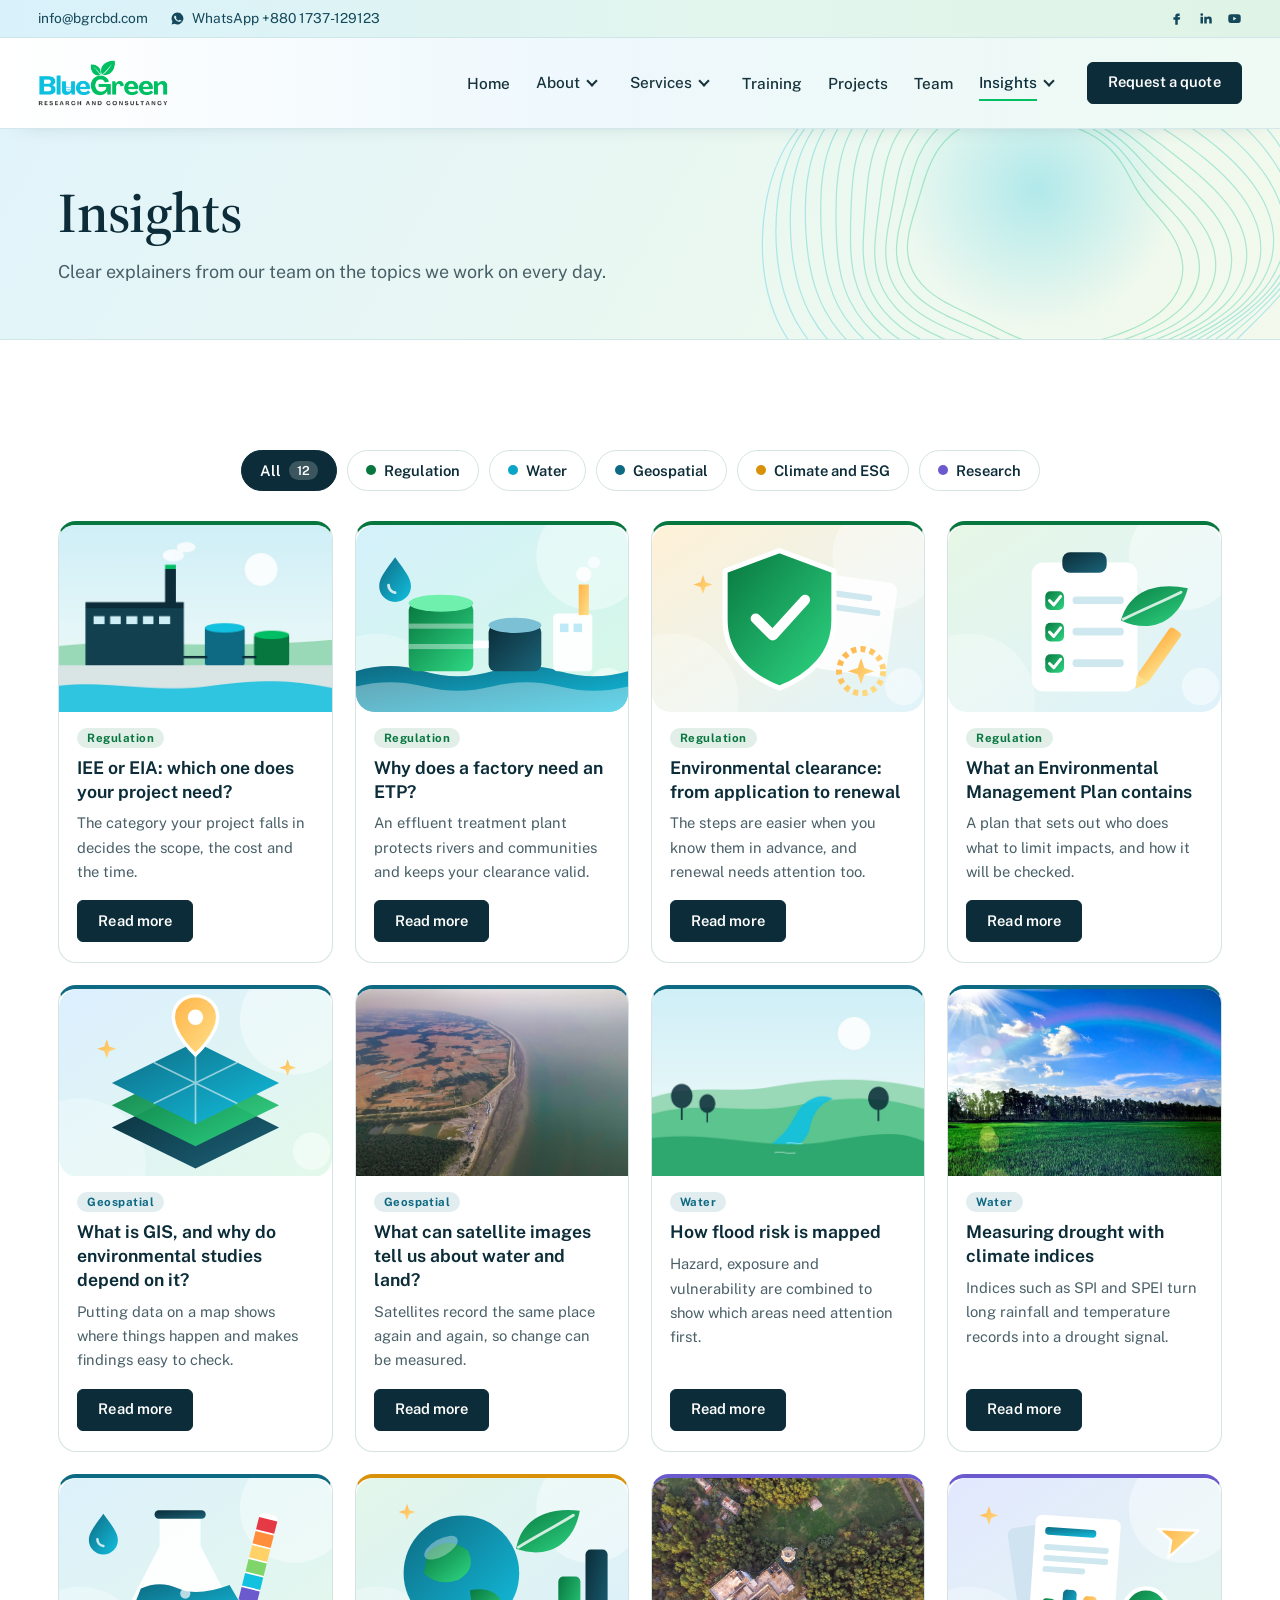
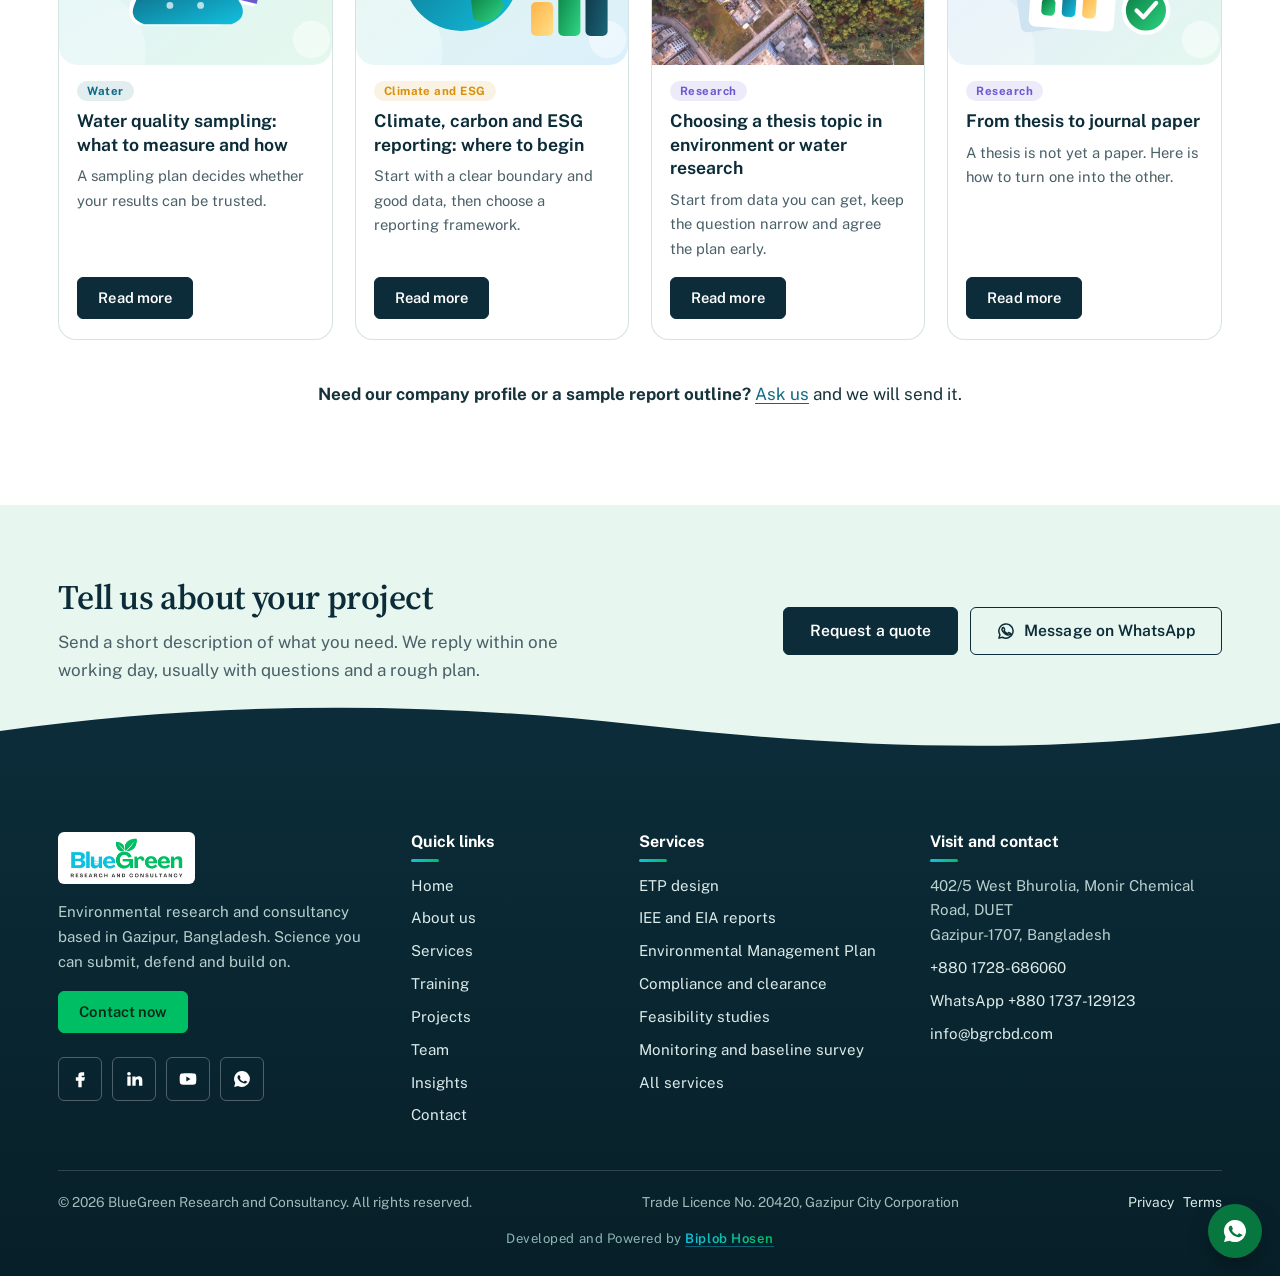
<file: insights.html>
<!DOCTYPE html>
<html lang="en"><head><meta charset="utf-8">
<meta name="viewport" content="width=device-width, initial-scale=1">
<title>Insights | BlueGreen Research and Consultancy</title>
<meta name="description" content="Explainers from BlueGreen on IEE and EIA, effluent treatment plants, environmental clearance, GIS, remote sensing, flood and drought, water quality, ESG and thesis research.">
<meta name="theme-color" content="#0b2c38">
<meta property="og:type" content="website"><meta property="og:site_name" content="BlueGreen Research and Consultancy">
<meta property="og:title" content="Insights | BlueGreen Research and Consultancy"><meta property="og:description" content="Explainers from BlueGreen on IEE and EIA, effluent treatment plants, environmental clearance, GIS, remote sensing, flood and drought, water quality, ESG and thesis research."><meta property="og:image" content="https://www.bgrcbd.com/images/share.jpg"><meta property="og:url" content="https://www.bgrcbd.com/insights"><meta name="twitter:card" content="summary_large_image"><meta name="twitter:image" content="https://www.bgrcbd.com/images/share.jpg">
<link rel="canonical" href="https://www.bgrcbd.com/insights">
<link rel="icon" href="favicon.png" sizes="48x48"><link rel="icon" href="favicon-192.png" sizes="192x192" type="image/png"><link rel="apple-touch-icon" href="apple-touch-icon.png">
<link rel="preconnect" href="https://fonts.googleapis.com"><link rel="preconnect" href="https://fonts.gstatic.com" crossorigin>
<link href="https://fonts.googleapis.com/css2?family=Public+Sans:wght@400;500;600;700&family=Source+Serif+4:opsz,wght@8..60,500;8..60,600&display=swap" rel="stylesheet">
<link rel="stylesheet" href="style.css">
<script>document.documentElement.className+=" js"</script>
</head><body>
<a class="skip" href="#main">Skip to content</a>
<div class="topbar"><div class="wrap topbar-in">
<div class="tb-left"><a href="mailto:info@bgrcbd.com">info@bgrcbd.com</a><a href="https://wa.me/8801737129123?text=Hello%20BlueGreen%2C%20I%20would%20like%20to%20discuss%20a%20project." rel="noopener"><svg viewBox="0 0 24 24" aria-hidden="true"><path d="M12 2.5a9.5 9.5 0 0 0-8.1 14.4L2.6 21.5l4.7-1.2A9.5 9.5 0 1 0 12 2.5zm5.3 13.6c-.2.6-1.300 1.200-1.800 1.200-.5.100-1 .2-3.200-.7-2.700-1.100-4.400-3.800-4.600-4-.1-.2-1.100-1.400-1.100-2.700s.7-1.900.9-2.200c.2-.3.500-.3.700-.3h.5c.2 0 .4 0 .6.500l.8 1.900c.1.200.1.400 0 .6l-.4.600c-.2.200-.3.400-.1.700.2.300.8 1.300 1.700 2.100 1.100 1 2.100 1.300 2.400 1.500.3.100.5.100.6-.1l.9-1c.2-.3.400-.2.700-.1l1.800.9c.3.100.5.200.5.300.1.200.1.800-.1 1.300z"/></svg>WhatsApp +880 1737-129123</a></div>
<div class="tb-right"><a href="https://www.facebook.com/bluegreenrand" rel="noopener" aria-label="Facebook"><svg viewBox="0 0 24 24" aria-hidden="true"><path d="M14 8h3V4h-3a4 4 0 0 0-4 4v2H7v4h3v8h4v-8h3l1-4h-4V8z"/></svg></a><a href="https://www.linkedin.com/company/bluegreen-research-and-consuntancy/" rel="noopener" aria-label="LinkedIn"><svg viewBox="0 0 24 24" aria-hidden="true"><path d="M4 9h4v11H4zM6 3.5a2.2 2.2 0 1 1 0 4.4 2.2 2.2 0 0 1 0-4.4zM10 9h3.8v1.6c.6-1 1.9-1.9 3.8-1.9 4 0 4.4 2.6 4.4 6V20h-4v-4.8c0-1.3 0-2.9-1.8-2.9s-2.2 1.4-2.2 2.8V20h-4z"/></svg></a><a href="https://www.youtube.com/@BlueGreenResearchandConsultanc" rel="noopener" aria-label="YouTube"><svg viewBox="0 0 24 24" aria-hidden="true"><path d="M21.6 7.2a2.5 2.5 0 0 0-1.8-1.8C18.2 5 12 5 12 5s-6.2 0-7.8.4A2.5 2.5 0 0 0 2.4 7.2C2 8.8 2 12 2 12s0 3.2.4 4.8a2.5 2.5 0 0 0 1.8 1.8C5.8 19 12 19 12 19s6.2 0 7.8-.4a2.5 2.5 0 0 0 1.8-1.8c.4-1.6.4-4.8.4-4.8s0-3.2-.4-4.8zM10 15V9l5 3z"/></svg></a></div>
</div></div>
<header class="site-header"><nav class="wrap nav" aria-label="Main">
<a class="brand" href="./"><img src="logo.png" width="130" height="46" alt="BlueGreen Research and Consultancy - home"></a>
<button class="nav-toggle" type="button" aria-expanded="false" aria-controls="menu"><span></span><span></span><span></span><span class="sr">Menu</span></button>
<ul id="menu" class="menu"><li><a href="./">Home</a></li><li class="has-sub"><a href="about">About</a><button class="sub-toggle" type="button" aria-expanded="false" aria-label="Open About menu"></button><ul class="sub "><li><a href="about">Who we are</a></li><li><a href="about#mission">Mission and values</a></li><li><a href="about#registration">Registration</a></li></ul></li><li class="has-sub"><a href="services">Services</a><button class="sub-toggle" type="button" aria-expanded="false" aria-label="Open Services menu"></button><ul class="sub wide"><li><a href="services#etp" class="rich"><span class="mi"><svg class="" viewBox="0 0 24 24" aria-hidden="true"><path d="M12 3C9 7.5 6 10.5 6 14a6 6 0 0 0 12 0c0-3.5-3-6.5-6-11z"/></svg></span><span class="mt"><b>ETP design</b><small>Clean wastewater, compliant discharge</small></span></a></li><li><a href="services#iee-eia" class="rich"><span class="mi"><svg class="" viewBox="0 0 24 24" aria-hidden="true"><path d="M7 3h7l4 4v14H7z"/><path d="M14 3v4h4M10 12h5M10 16h5"/></svg></span><span class="mt"><b>IEE and EIA reports</b><small>Reports for environmental clearance</small></span></a></li><li><a href="services#emp" class="rich"><span class="mi"><svg class="" viewBox="0 0 24 24" aria-hidden="true"><path d="M6 3h12v18H6z"/><path d="M9 8h6M9 12h6M9 16h3"/></svg></span><span class="mt"><b>Environmental Management Plan</b><small>Actions to limit and monitor impact</small></span></a></li><li><a href="services#compliance" class="rich"><span class="mi"><svg class="" viewBox="0 0 24 24" aria-hidden="true"><path d="M12 3 5 6v5c0 5 3 8 7 10 4-2 7-5 7-10V6z"/><path d="m9 12 2 2 4-4"/></svg></span><span class="mt"><b>Compliance and clearance</b><small>Clearance, renewals and inspections</small></span></a></li><li><a href="services#feasibility" class="rich"><span class="mi"><svg class="" viewBox="0 0 24 24" aria-hidden="true"><path d="M5 4h14v16H5z"/><path d="m8.5 11 2 2 4-4M8.5 17h7"/></svg></span><span class="mt"><b>Feasibility studies</b><small>Test the project before you invest</small></span></a></li><li><a href="services#monitoring" class="rich"><span class="mi"><svg class="" viewBox="0 0 24 24" aria-hidden="true"><path d="M4 17a8 8 0 1 1 16 0"/><path d="m12 17 4-6"/><circle cx="12" cy="17" r="1"/></svg></span><span class="mt"><b>Monitoring and baseline survey</b><small>Water, air, soil and noise data</small></span></a></li><li><a href="services#waste-air" class="rich"><span class="mi"><svg class="" viewBox="0 0 24 24" aria-hidden="true"><path d="M4 20h16V10l-5 3V9l-5 3V5L4 9z"/><path d="M8 20v-3M12 20v-3M16 20v-3"/></svg></span><span class="mt"><b>Waste and air emission advice</b><small>Less waste, cleaner emissions</small></span></a></li><li><a href="services#gis" class="rich"><span class="mi"><svg class="" viewBox="0 0 24 24" aria-hidden="true"><path d="m12 3 9 5-9 5-9-5z"/><path d="m3 13 9 5 9-5"/></svg></span><span class="mt"><b>GIS and remote sensing</b><small>Maps and satellite analysis</small></span></a></li><li><a href="services#hydrology" class="rich"><span class="mi"><svg class="" viewBox="0 0 24 24" aria-hidden="true"><path d="M3 9c2-2 4-2 6 0s4 2 6 0 4-2 6 0M3 15c2-2 4-2 6 0s4 2 6 0 4-2 6 0"/></svg></span><span class="mt"><b>Hydrological modelling</b><small>Rainfall, runoff and water balance</small></span></a></li><li><a href="services#climate-esg" class="rich"><span class="mi"><svg class="" viewBox="0 0 24 24" aria-hidden="true"><circle cx="12" cy="12" r="9"/><path d="M3 12h18M12 3c3 3 3 15 0 18M12 3c-3 3-3 15 0 18"/></svg></span><span class="mt"><b>Climate, carbon and ESG</b><small>Footprint, risk and sustainability reports</small></span></a></li><li><a href="services#training" class="rich"><span class="mi"><svg class="" viewBox="0 0 24 24" aria-hidden="true"><path d="m2 9 10-5 10 5-10 5z"/><path d="M6 11.5V16c3 2.5 9 2.5 12 0v-4.5"/></svg></span><span class="mt"><b>GIS and RS training</b><small>GIS and remote sensing courses</small></span></a></li><li><a href="services#thesis" class="rich"><span class="mi"><svg class="" viewBox="0 0 24 24" aria-hidden="true"><path d="M4 5c3-1 6-1 8 1 2-2 5-2 8-1v13c-3-1-6-1-8 1-2-2-5-2-8-1z"/><path d="M12 6v13"/></svg></span><span class="mt"><b>Thesis and publication support</b><small>From topic to published paper</small></span></a></li></ul></li><li><a href="training">Training</a></li><li><a href="projects">Projects</a></li><li><a href="team">Team</a></li><li class="has-sub"><a href="insights" aria-current="page">Insights</a><button class="sub-toggle" type="button" aria-expanded="false" aria-label="Open Insights menu"></button><ul class="sub right"><li><a href="insights#iee-eia">IEE or EIA?</a></li><li><a href="insights#etp">Why a factory needs an ETP</a></li><li><a href="insights#gis">What is GIS?</a></li><li><a href="insights#remote-sensing">Satellite images, water and land</a></li><li><a href="insights#thesis">Choosing a thesis topic</a></li></ul></li><li><a class="btn btn-sm" href="contact">Request a quote</a></li></ul>
</nav></header>
<main id="main">
<div class="page-head"><div class="wrap"><h1>Insights</h1><p class="lead">Clear explainers from our team on the topics we work on every day.</p></div></div>

<section><div class="wrap">
<h2 class="sr-only">All insights</h2>
<div class="tabs" role="tablist" aria-label="Insight topics"><button type="button" class="tab" role="tab" aria-selected="true" data-filter="all">All <span class="n">12</span></button><button type="button" class="tab" role="tab" aria-selected="false" data-filter="reg" data-cat="reg"><span class="dot"></span>Regulation</button><button type="button" class="tab" role="tab" aria-selected="false" data-filter="water" data-cat="water"><span class="dot"></span>Water</button><button type="button" class="tab" role="tab" aria-selected="false" data-filter="geo" data-cat="geo"><span class="dot"></span>Geospatial</button><button type="button" class="tab" role="tab" aria-selected="false" data-filter="clim" data-cat="clim"><span class="dot"></span>Climate and ESG</button><button type="button" class="tab" role="tab" aria-selected="false" data-filter="res" data-cat="res"><span class="dot"></span>Research</button></div>
<div class="course-grid"><article class="ccard" data-cat="reg" data-open="iee-eia"><div class="cart"><img src="images/photo-industry.jpg" width="640" height="440" alt="" loading="lazy"></div><div class="cbody"><span class="cchip">Regulation</span><h3>IEE or EIA: which one does your project need?</h3><p>The category your project falls in decides the scope, the cost and the time.</p><div class="cact"><button type="button" class="btn btn-sm" data-open="iee-eia">Read more</button></div></div></article><article class="ccard" data-cat="reg" data-open="etp"><div class="cart"><img src="images/art/etp.svg" width="320" height="220" alt="" loading="lazy"></div><div class="cbody"><span class="cchip">Regulation</span><h3>Why does a factory need an ETP?</h3><p>An effluent treatment plant protects rivers and communities and keeps your clearance valid.</p><div class="cact"><button type="button" class="btn btn-sm" data-open="etp">Read more</button></div></div></article><article class="ccard" data-cat="reg" data-open="clearance"><div class="cart"><img src="images/art/compliance.svg" width="320" height="220" alt="" loading="lazy"></div><div class="cbody"><span class="cchip">Regulation</span><h3>Environmental clearance: from application to renewal</h3><p>The steps are easier when you know them in advance, and renewal needs attention too.</p><div class="cact"><button type="button" class="btn btn-sm" data-open="clearance">Read more</button></div></div></article><article class="ccard" data-cat="reg" data-open="emp"><div class="cart"><img src="images/art/emp.svg" width="320" height="220" alt="" loading="lazy"></div><div class="cbody"><span class="cchip">Regulation</span><h3>What an Environmental Management Plan contains</h3><p>A plan that sets out who does what to limit impacts, and how it will be checked.</p><div class="cact"><button type="button" class="btn btn-sm" data-open="emp">Read more</button></div></div></article><article class="ccard" data-cat="geo" data-open="gis"><div class="cart"><img src="images/art/gis.svg" width="320" height="220" alt="" loading="lazy"></div><div class="cbody"><span class="cchip">Geospatial</span><h3>What is GIS, and why do environmental studies depend on it?</h3><p>Putting data on a map shows where things happen and makes findings easy to check.</p><div class="cact"><button type="button" class="btn btn-sm" data-open="gis">Read more</button></div></div></article><article class="ccard" data-cat="geo" data-open="remote-sensing"><div class="cart"><img src="images/aerial-coast.jpg" width="640" height="440" alt="" loading="lazy"></div><div class="cbody"><span class="cchip">Geospatial</span><h3>What can satellite images tell us about water and land?</h3><p>Satellites record the same place again and again, so change can be measured.</p><div class="cact"><button type="button" class="btn btn-sm" data-open="remote-sensing">Read more</button></div></div></article><article class="ccard" data-cat="water" data-open="flood"><div class="cart"><img src="images/photo-river.jpg" width="640" height="440" alt="" loading="lazy"></div><div class="cbody"><span class="cchip">Water</span><h3>How flood risk is mapped</h3><p>Hazard, exposure and vulnerability are combined to show which areas need attention first.</p><div class="cact"><button type="button" class="btn btn-sm" data-open="flood">Read more</button></div></div></article><article class="ccard" data-cat="water" data-open="drought"><div class="cart"><img src="images/landscape-field.jpg" width="640" height="440" alt="" loading="lazy"></div><div class="cbody"><span class="cchip">Water</span><h3>Measuring drought with climate indices</h3><p>Indices such as SPI and SPEI turn long rainfall and temperature records into a drought signal.</p><div class="cact"><button type="button" class="btn btn-sm" data-open="drought">Read more</button></div></div></article><article class="ccard" data-cat="water" data-open="water-quality"><div class="cart"><img src="images/art/c-water-quality.svg" width="320" height="220" alt="" loading="lazy"></div><div class="cbody"><span class="cchip">Water</span><h3>Water quality sampling: what to measure and how</h3><p>A sampling plan decides whether your results can be trusted.</p><div class="cact"><button type="button" class="btn btn-sm" data-open="water-quality">Read more</button></div></div></article><article class="ccard" data-cat="clim" data-open="esg"><div class="cart"><img src="images/art/climate-esg.svg" width="320" height="220" alt="" loading="lazy"></div><div class="cbody"><span class="cchip">Climate and ESG</span><h3>Climate, carbon and ESG reporting: where to begin</h3><p>Start with a clear boundary and good data, then choose a reporting framework.</p><div class="cact"><button type="button" class="btn btn-sm" data-open="esg">Read more</button></div></div></article><article class="ccard" data-cat="res" data-open="thesis"><div class="cart"><img src="images/aerial-campus.jpg" width="640" height="440" alt="" loading="lazy"></div><div class="cbody"><span class="cchip">Research</span><h3>Choosing a thesis topic in environment or water research</h3><p>Start from data you can get, keep the question narrow and agree the plan early.</p><div class="cact"><button type="button" class="btn btn-sm" data-open="thesis">Read more</button></div></div></article><article class="ccard" data-cat="res" data-open="publication"><div class="cart"><img src="images/art/c-publication.svg" width="320" height="220" alt="" loading="lazy"></div><div class="cbody"><span class="cchip">Research</span><h3>From thesis to journal paper</h3><p>A thesis is not yet a paper. Here is how to turn one into the other.</p><div class="cact"><button type="button" class="btn btn-sm" data-open="publication">Read more</button></div></div></article></div>
<p class="note-line"><b>Need our company profile or a sample report outline?</b> <a href="contact">Ask us</a> and we will send it.</p>
</div></section><dialog class="mdl cdlg" id="iee-eia" data-cat="reg" aria-labelledby="t-iee-eia"><div class="mdl-head cat"><img class="mdl-art" src="images/photo-industry.jpg" width="160" height="110" alt=""><div><span class="cchip light">Regulation</span><h3 id="t-iee-eia">IEE or EIA: which one does your project need?</h3><p class="role">BlueGreen Insights</p></div><button type="button" class="mdl-x" data-close aria-label="Close window">&times;</button></div><div class="mdl-body"><p class="dlead">The category your project falls in decides the scope, the cost and the time.</p><h4>What they are</h4><p>An Initial Environmental Examination (IEE) is a shorter study for projects with a moderate impact. An Environmental Impact Assessment (EIA) is a deeper study for projects with a bigger impact.</p><h4>What decides which one you need</h4><p>It depends on the category the Department of Environment gives your project, which follows from the type and size of the activity. If you are unsure, ask before you start, because the category decides the scope, the cost and the time.</p><h4>What a report usually contains</h4><p>A description of the project and its site, baseline data on air, water, noise, soil and ecology, the expected impacts, measures to reduce them, and an environmental management plan. An EIA is more detailed and usually involves consultation with the people affected.</p><h4>Key points</h4><ul class="edu"><li>Check the category first, then plan the study</li><li>Baseline data takes time, so start early</li><li>The report must match the real site and process</li></ul><div class="btn-row"><a class="btn" href="contact?topic=iee">Talk to us about this</a><a class="btn btn-line" href="services">See our services</a></div></div></dialog><dialog class="mdl cdlg" id="etp" data-cat="reg" aria-labelledby="t-etp"><div class="mdl-head cat"><img class="mdl-art" src="images/art/etp.svg" width="160" height="110" alt=""><div><span class="cchip light">Regulation</span><h3 id="t-etp">Why does a factory need an ETP?</h3><p class="role">BlueGreen Insights</p></div><button type="button" class="mdl-x" data-close aria-label="Close window">&times;</button></div><div class="mdl-body"><p class="dlead">An effluent treatment plant protects rivers and communities and keeps your clearance valid.</p><h4>What an ETP does</h4><p>An effluent treatment plant cleans industrial wastewater before it is released. This protects rivers, soil and nearby communities, and it is required to get and keep environmental clearance.</p><h4>Why design starts with your effluent</h4><p>A good ETP is designed for the wastewater your factory really produces, not for a generic figure. That is why we start with the characterisation of your effluent: its flow, its load and how both change over a day.</p><h4>What to expect from a design</h4><p>The treatment units, their sizes, a layout that fits your site, an operating guide for your staff, and the monitoring that shows the plant is working.</p><h4>Key points</h4><ul class="edu"><li>Start from measured effluent, not assumptions</li><li>Plan for staff training and monitoring</li><li>A plant that runs poorly can fail an inspection</li></ul><div class="btn-row"><a class="btn" href="contact?topic=etp">Talk to us about this</a><a class="btn btn-line" href="services">See our services</a></div></div></dialog><dialog class="mdl cdlg" id="clearance" data-cat="reg" aria-labelledby="t-clearance"><div class="mdl-head cat"><img class="mdl-art" src="images/art/compliance.svg" width="160" height="110" alt=""><div><span class="cchip light">Regulation</span><h3 id="t-clearance">Environmental clearance: from application to renewal</h3><p class="role">BlueGreen Insights</p></div><button type="button" class="mdl-x" data-close aria-label="Close window">&times;</button></div><div class="mdl-body"><p class="dlead">The steps are easier when you know them in advance, and renewal needs attention too.</p><h4>The usual steps</h4><p>Confirm the category of your project, prepare the application with site and process details, complete an IEE or EIA where one is required, submit to the Department of Environment, respond to the review and any site visit, and receive the clearance.</p><h4>After the clearance</h4><p>Clearance is not a one-time job. Conditions must be followed, monitoring kept up and the certificate renewed on time. Missing a renewal can stop operations.</p><h4>Rules change</h4><p>Requirements and forms are updated from time to time. We check the current requirements for each case rather than rely on an old checklist.</p><h4>Key points</h4><ul class="edu"><li>Keep a calendar of renewal dates</li><li>Keep monitoring records ready for inspection</li><li>Ask us to check the current requirements</li></ul><div class="btn-row"><a class="btn" href="contact?topic=other">Talk to us about this</a><a class="btn btn-line" href="services">See our services</a></div></div></dialog><dialog class="mdl cdlg" id="emp" data-cat="reg" aria-labelledby="t-emp"><div class="mdl-head cat"><img class="mdl-art" src="images/art/emp.svg" width="160" height="110" alt=""><div><span class="cchip light">Regulation</span><h3 id="t-emp">What an Environmental Management Plan contains</h3><p class="role">BlueGreen Insights</p></div><button type="button" class="mdl-x" data-close aria-label="Close window">&times;</button></div><div class="mdl-body"><p class="dlead">A plan that sets out who does what to limit impacts, and how it will be checked.</p><h4>The purpose</h4><p>An Environmental Management Plan (EMP) turns the findings of an assessment into actions. It says what will be done to avoid or reduce each impact, who is responsible, when, and at what cost.</p><h4>The main parts</h4><p>Mitigation measures for each impact, a monitoring plan with parameters and frequency, roles and responsibilities, an emergency response outline, and a budget.</p><h4>What makes one useful</h4><p>Actions that the site team can actually carry out, with clear owners and dates, and monitoring that is simple enough to keep up.</p><h4>Key points</h4><ul class="edu"><li>One action, one owner, one date</li><li>Monitoring should be easy to repeat</li><li>Review the plan when the operation changes</li></ul><div class="btn-row"><a class="btn" href="contact?topic=other">Talk to us about this</a><a class="btn btn-line" href="services">See our services</a></div></div></dialog><dialog class="mdl cdlg" id="gis" data-cat="geo" aria-labelledby="t-gis"><div class="mdl-head cat"><img class="mdl-art" src="images/art/gis.svg" width="160" height="110" alt=""><div><span class="cchip light">Geospatial</span><h3 id="t-gis">What is GIS, and why do environmental studies depend on it?</h3><p class="role">BlueGreen Insights</p></div><button type="button" class="mdl-x" data-close aria-label="Close window">&times;</button></div><div class="mdl-body"><p class="dlead">Putting data on a map shows where things happen and makes findings easy to check.</p><h4>What GIS does</h4><p>GIS (geographic information systems) lets you put data on a map and analyse it by place. In environmental work it answers questions such as which areas flood, where land use is changing, or which site is suitable for a plant.</p><h4>Why it helps a report</h4><p>Because every result is tied to a location, a map also makes findings easier for a regulator, a donor or a community to check.</p><h4>Typical outputs</h4><p>Site and land-use maps, suitability and risk maps, change maps from satellite images, and clear figures for reports and presentations.</p><h4>Key points</h4><ul class="edu"><li>Every result is tied to a place</li><li>Maps make findings easier to verify</li><li>Good data matters more than complex tools</li></ul><div class="btn-row"><a class="btn" href="contact?topic=gis">Talk to us about this</a><a class="btn btn-line" href="services">See our services</a></div></div></dialog><dialog class="mdl cdlg" id="remote-sensing" data-cat="geo" aria-labelledby="t-remote-sensing"><div class="mdl-head cat"><img class="mdl-art" src="images/aerial-coast.jpg" width="160" height="110" alt=""><div><span class="cchip light">Geospatial</span><h3 id="t-remote-sensing">What can satellite images tell us about water and land?</h3><p class="role">BlueGreen Insights</p></div><button type="button" class="mdl-x" data-close aria-label="Close window">&times;</button></div><div class="mdl-body"><p class="dlead">Satellites record the same place again and again, so change can be measured.</p><h4>What the images show</h4><p>Satellites record the same place again and again. From those images we can map land cover, track changes in rivers and wetlands, and estimate vegetation condition and drought.</p><h4>Where it is useful</h4><p>Shoreline and river change, crop and vegetation condition, urban growth, flood extent and water bodies over many years.</p><h4>Its limits</h4><p>Remote sensing does not replace fieldwork. It tells you where to look, and fieldwork tells you what you are looking at.</p><h4>Key points</h4><ul class="edu"><li>Use images to decide where to survey</li><li>Compare the same season across years</li><li>Check results against ground data</li></ul><div class="btn-row"><a class="btn" href="contact?topic=gis">Talk to us about this</a><a class="btn btn-line" href="services">See our services</a></div></div></dialog><dialog class="mdl cdlg" id="flood" data-cat="water" aria-labelledby="t-flood"><div class="mdl-head cat"><img class="mdl-art" src="images/photo-river.jpg" width="160" height="110" alt=""><div><span class="cchip light">Water</span><h3 id="t-flood">How flood risk is mapped</h3><p class="role">BlueGreen Insights</p></div><button type="button" class="mdl-x" data-close aria-label="Close window">&times;</button></div><div class="mdl-body"><p class="dlead">Hazard, exposure and vulnerability are combined to show which areas need attention first.</p><h4>Three ingredients</h4><p>Flood risk maps usually combine how likely and how deep flooding is (hazard), what lies in the flood zone (exposure), and how well people and assets can cope (vulnerability).</p><h4>Methods</h4><p>Hydrological and hydraulic models simulate how water moves. Where data is limited, multi-criteria methods such as the Analytic Hierarchy Process (AHP) combine factors like elevation, rainfall, land use and distance to rivers into a single map.</p><h4>Using the map</h4><p>The result helps planners choose where to build, where to protect and where to prepare communities first.</p><h4>Key points</h4><ul class="edu"><li>Say clearly what the map shows and what it does not</li><li>Check the model against past floods</li><li>Share the map in a form people can use</li></ul><div class="btn-row"><a class="btn" href="contact?topic=hydrology">Talk to us about this</a><a class="btn btn-line" href="services">See our services</a></div></div></dialog><dialog class="mdl cdlg" id="drought" data-cat="water" aria-labelledby="t-drought"><div class="mdl-head cat"><img class="mdl-art" src="images/landscape-field.jpg" width="160" height="110" alt=""><div><span class="cchip light">Water</span><h3 id="t-drought">Measuring drought with climate indices</h3><p class="role">BlueGreen Insights</p></div><button type="button" class="mdl-x" data-close aria-label="Close window">&times;</button></div><div class="mdl-body"><p class="dlead">Indices such as SPI and SPEI turn long rainfall and temperature records into a drought signal.</p><h4>Why use an index</h4><p>Drought is not just low rainfall. Indices such as the Standardised Precipitation Index (SPI) and the Standardised Precipitation-Evapotranspiration Index (SPEI) compare current conditions with the long-term record so that dry and wet periods can be compared across places.</p><h4>What SPEI adds</h4><p>SPEI also includes temperature, so it reflects the effect of a warming climate on water demand as well as on rainfall.</p><h4>What you can do with it</h4><p>Find how often and how severely droughts occurred, map where they were worst, and look for trends over several decades.</p><h4>Key points</h4><ul class="edu"><li>Use a long, consistent record</li><li>Pick the time scale to match your question</li><li>Check stations and gaps in the data</li></ul><div class="btn-row"><a class="btn" href="contact?topic=hydrology">Talk to us about this</a><a class="btn btn-line" href="services">See our services</a></div></div></dialog><dialog class="mdl cdlg" id="water-quality" data-cat="water" aria-labelledby="t-water-quality"><div class="mdl-head cat"><img class="mdl-art" src="images/art/c-water-quality.svg" width="160" height="110" alt=""><div><span class="cchip light">Water</span><h3 id="t-water-quality">Water quality sampling: what to measure and how</h3><p class="role">BlueGreen Insights</p></div><button type="button" class="mdl-x" data-close aria-label="Close window">&times;</button></div><div class="mdl-body"><p class="dlead">A sampling plan decides whether your results can be trusted.</p><h4>Start with a plan</h4><p>Decide the purpose, the sampling points, the parameters and the frequency before going to the field. The plan should match the question you need to answer.</p><h4>Common parameters</h4><p>pH, temperature, dissolved oxygen, turbidity, total suspended and dissolved solids, BOD, COD, nutrients and, where relevant, metals. Some are measured on site and others in a laboratory.</p><h4>Getting reliable results</h4><p>Use clean containers, preserve and label samples correctly, keep them cool and reach the laboratory in time. Record what you saw at each point.</p><h4>Key points</h4><ul class="edu"><li>Write the plan before sampling</li><li>Measure unstable parameters on site</li><li>Compare results with the relevant standard</li></ul><div class="btn-row"><a class="btn" href="contact?topic=other">Talk to us about this</a><a class="btn btn-line" href="services">See our services</a></div></div></dialog><dialog class="mdl cdlg" id="esg" data-cat="clim" aria-labelledby="t-esg"><div class="mdl-head cat"><img class="mdl-art" src="images/art/climate-esg.svg" width="160" height="110" alt=""><div><span class="cchip light">Climate and ESG</span><h3 id="t-esg">Climate, carbon and ESG reporting: where to begin</h3><p class="role">BlueGreen Insights</p></div><button type="button" class="mdl-x" data-close aria-label="Close window">&times;</button></div><div class="mdl-body"><p class="dlead">Start with a clear boundary and good data, then choose a reporting framework.</p><h4>Set the boundary</h4><p>Decide which sites, activities and years the report covers. A clear boundary keeps the numbers comparable year after year.</p><h4>Count your emissions</h4><p>Carbon accounting usually groups emissions into scope 1 (direct, such as fuel burned on site), scope 2 (purchased electricity) and scope 3 (other indirect sources such as transport and purchased goods).</p><h4>Choose a framework</h4><p>Buyers, donors and lenders often ask for a recognised framework such as the GHG Protocol for emissions or GRI for wider sustainability reporting. Tell us who will read the report and we can suggest one.</p><h4>Key points</h4><ul class="edu"><li>Begin with scope 1 and 2</li><li>Keep records of data sources</li><li>Report the same way each year</li></ul><div class="btn-row"><a class="btn" href="contact?topic=other">Talk to us about this</a><a class="btn btn-line" href="services">See our services</a></div></div></dialog><dialog class="mdl cdlg" id="thesis" data-cat="res" aria-labelledby="t-thesis"><div class="mdl-head cat"><img class="mdl-art" src="images/aerial-campus.jpg" width="160" height="110" alt=""><div><span class="cchip light">Research</span><h3 id="t-thesis">Choosing a thesis topic in environment or water research</h3><p class="role">BlueGreen Insights</p></div><button type="button" class="mdl-x" data-close aria-label="Close window">&times;</button></div><div class="mdl-body"><p class="dlead">Start from data you can get, keep the question narrow and agree the plan early.</p><h4>Start from data</h4><p>A topic is only as good as the data behind it, so check availability before you commit. Open satellite and climate datasets, government records and your own field data are common sources.</p><h4>Keep it narrow</h4><p>A narrow question with methods you can explain is better than a broad one you cannot finish. Agree the plan with your supervisor early.</p><h4>Ask for a second opinion</h4><p>If you want a second opinion on a topic, our team is happy to talk.</p><h4>Key points</h4><ul class="edu"><li>Check the data first</li><li>Choose methods you can explain</li><li>Agree the plan with your supervisor</li></ul><div class="btn-row"><a class="btn" href="contact?topic=thesis">Talk to us about this</a><a class="btn btn-line" href="services">See our services</a></div></div></dialog><dialog class="mdl cdlg" id="publication" data-cat="res" aria-labelledby="t-publication"><div class="mdl-head cat"><img class="mdl-art" src="images/art/c-publication.svg" width="160" height="110" alt=""><div><span class="cchip light">Research</span><h3 id="t-publication">From thesis to journal paper</h3><p class="role">BlueGreen Insights</p></div><button type="button" class="mdl-x" data-close aria-label="Close window">&times;</button></div><div class="mdl-body"><p class="dlead">A thesis is not yet a paper. Here is how to turn one into the other.</p><h4>Pick the paper</h4><p>A thesis holds several results. Choose the one that tells a complete story and write that one first.</p><h4>Fit the journal</h4><p>Read the aims and scope and a few recent papers. Match the length, structure and referencing style, and prepare clear figures.</p><h4>Plan for revision</h4><p>Reviewers nearly always ask for changes. Answer every comment politely and specifically, and show what you changed.</p><h4>Key points</h4><ul class="edu"><li>One paper, one clear message</li><li>Choose the journal before you write</li><li>Treat reviews as help, not as rejection</li></ul><div class="btn-row"><a class="btn" href="contact?topic=thesis">Talk to us about this</a><a class="btn btn-line" href="services">See our services</a></div></div></dialog>
<section class="cta"><div class="wrap cta-in"><div><h2>Tell us about your project</h2><p>Send a short description of what you need. We reply within one working day, usually with questions and a rough plan.</p></div>
<div class="btn-row"><a class="btn" href="contact">Request a quote</a><a class="btn btn-line" href="https://wa.me/8801737129123?text=Hello%20BlueGreen%2C%20I%20would%20like%20to%20discuss%20a%20project." rel="noopener"><svg viewBox="0 0 24 24" aria-hidden="true"><path d="M12 2.5a9.5 9.5 0 0 0-8.1 14.4L2.6 21.5l4.7-1.2A9.5 9.5 0 1 0 12 2.5zm5.3 13.6c-.2.6-1.300 1.200-1.800 1.200-.5.100-1 .2-3.200-.7-2.700-1.100-4.400-3.800-4.600-4-.1-.2-1.100-1.400-1.100-2.700s.7-1.900.9-2.200c.2-.3.500-.3.700-.3h.5c.2 0 .4 0 .6.500l.8 1.900c.1.200.1.400 0 .6l-.4.600c-.2.200-.3.400-.1.700.2.300.8 1.300 1.700 2.100 1.100 1 2.100 1.300 2.400 1.500.3.100.5.100.6-.1l.9-1c.2-.3.400-.2.700-.1l1.800.9c.3.100.5.200.5.300.1.200.1.800-.1 1.300z"/></svg>Message on WhatsApp</a></div></div></section>
</main>
<footer class="wtop" style="--bg:var(--ink)"><div class="wrap">
<div class="foot-grid">
<div><a class="brand-box" href="./"><img src="logo.png" width="113" height="40" alt="BlueGreen Research and Consultancy"></a>
<p>Environmental research and consultancy based in Gazipur, Bangladesh. Science you can submit, defend and build on.</p>
<a class="btn btn-leaf btn-sm" href="contact">Contact now</a>
<div class="socials"><a href="https://www.facebook.com/bluegreenrand" rel="noopener" aria-label="Facebook"><svg viewBox="0 0 24 24" aria-hidden="true"><path d="M14 8h3V4h-3a4 4 0 0 0-4 4v2H7v4h3v8h4v-8h3l1-4h-4V8z"/></svg></a><a href="https://www.linkedin.com/company/bluegreen-research-and-consuntancy/" rel="noopener" aria-label="LinkedIn"><svg viewBox="0 0 24 24" aria-hidden="true"><path d="M4 9h4v11H4zM6 3.5a2.2 2.2 0 1 1 0 4.4 2.2 2.2 0 0 1 0-4.4zM10 9h3.8v1.6c.6-1 1.9-1.9 3.8-1.9 4 0 4.4 2.6 4.4 6V20h-4v-4.8c0-1.3 0-2.9-1.8-2.9s-2.2 1.4-2.2 2.8V20h-4z"/></svg></a><a href="https://www.youtube.com/@BlueGreenResearchandConsultanc" rel="noopener" aria-label="YouTube"><svg viewBox="0 0 24 24" aria-hidden="true"><path d="M21.6 7.2a2.5 2.5 0 0 0-1.8-1.8C18.2 5 12 5 12 5s-6.2 0-7.8.4A2.5 2.5 0 0 0 2.4 7.2C2 8.8 2 12 2 12s0 3.2.4 4.8a2.5 2.5 0 0 0 1.8 1.8C5.8 19 12 19 12 19s6.2 0 7.8-.4a2.5 2.5 0 0 0 1.8-1.8c.4-1.6.4-4.8.4-4.8s0-3.2-.4-4.8zM10 15V9l5 3z"/></svg></a><a href="https://wa.me/8801737129123?text=Hello%20BlueGreen%2C%20I%20would%20like%20to%20discuss%20a%20project." rel="noopener" aria-label="WhatsApp"><svg viewBox="0 0 24 24" aria-hidden="true"><path d="M12 2.5a9.5 9.5 0 0 0-8.1 14.4L2.6 21.5l4.7-1.2A9.5 9.5 0 1 0 12 2.5zm5.3 13.6c-.2.6-1.300 1.200-1.800 1.200-.5.100-1 .2-3.200-.7-2.700-1.100-4.400-3.800-4.600-4-.1-.2-1.100-1.400-1.100-2.700s.7-1.900.9-2.200c.2-.3.500-.3.700-.3h.5c.2 0 .4 0 .6.500l.8 1.900c.1.200.1.400 0 .6l-.4.600c-.2.200-.3.400-.1.700.2.300.8 1.300 1.700 2.100 1.100 1 2.100 1.300 2.400 1.500.3.100.5.100.6-.1l.9-1c.2-.3.400-.2.700-.1l1.800.9c.3.100.5.200.5.300.1.200.1.800-.1 1.300z"/></svg></a></div></div>
<div><h2 class="ft">Quick links</h2><ul><li><a href="./">Home</a></li><li><a href="about">About us</a></li><li><a href="services">Services</a></li><li><a href="training">Training</a></li><li><a href="projects">Projects</a></li><li><a href="team">Team</a></li><li><a href="insights">Insights</a></li><li><a href="contact">Contact</a></li></ul></div>
<div><h2 class="ft">Services</h2><ul><li><a href="services#etp">ETP design</a></li><li><a href="services#iee-eia">IEE and EIA reports</a></li><li><a href="services#emp">Environmental Management Plan</a></li><li><a href="services#compliance">Compliance and clearance</a></li><li><a href="services#feasibility">Feasibility studies</a></li><li><a href="services#monitoring">Monitoring and baseline survey</a></li><li><a href="services">All services</a></li></ul></div>
<div><h2 class="ft">Visit and contact</h2><ul><li>402/5 West Bhurolia, Monir Chemical Road, DUET<br>Gazipur-1707, Bangladesh</li><li><a href="tel:+8801728686060">+880 1728-686060</a></li><li><a href="https://wa.me/8801737129123?text=Hello%20BlueGreen%2C%20I%20would%20like%20to%20discuss%20a%20project." rel="noopener">WhatsApp +880 1737-129123</a></li><li><a href="mailto:info@bgrcbd.com">info@bgrcbd.com</a></li></ul></div>
</div>
<div class="foot-base"><span>&copy; <span id="year">2026</span> BlueGreen Research and Consultancy. All rights reserved.</span>
<span>Trade Licence No. 20420, Gazipur City Corporation</span>
<span><a href="privacy">Privacy</a> &nbsp; <a href="terms">Terms</a></span></div>
<div class="credit">Developed and Powered by <a href="team#p-biplob-hosen">Biplob Hosen</a></div>
</div></footer>
<a class="wa" href="https://wa.me/8801737129123?text=Hello%20BlueGreen%2C%20I%20would%20like%20to%20discuss%20a%20project." rel="noopener" aria-label="Chat with us on WhatsApp"><svg viewBox="0 0 24 24" aria-hidden="true"><path d="M12 2.5a9.5 9.5 0 0 0-8.1 14.4L2.6 21.5l4.7-1.2A9.5 9.5 0 1 0 12 2.5zm5.3 13.6c-.2.6-1.300 1.200-1.800 1.200-.5.100-1 .2-3.200-.7-2.700-1.100-4.400-3.800-4.600-4-.1-.2-1.100-1.400-1.100-2.700s.7-1.900.9-2.200c.2-.3.500-.3.700-.3h.5c.2 0 .4 0 .6.500l.8 1.900c.1.200.1.400 0 .6l-.4.600c-.2.200-.3.400-.1.700.2.300.8 1.300 1.700 2.100 1.100 1 2.100 1.300 2.400 1.500.3.100.5.100.6-.1l.9-1c.2-.3.400-.2.700-.1l1.800.9c.3.100.5.200.5.300.1.200.1.800-.1 1.300z"/></svg></a>
<script src="script.js"></script>
</body></html>
</file>
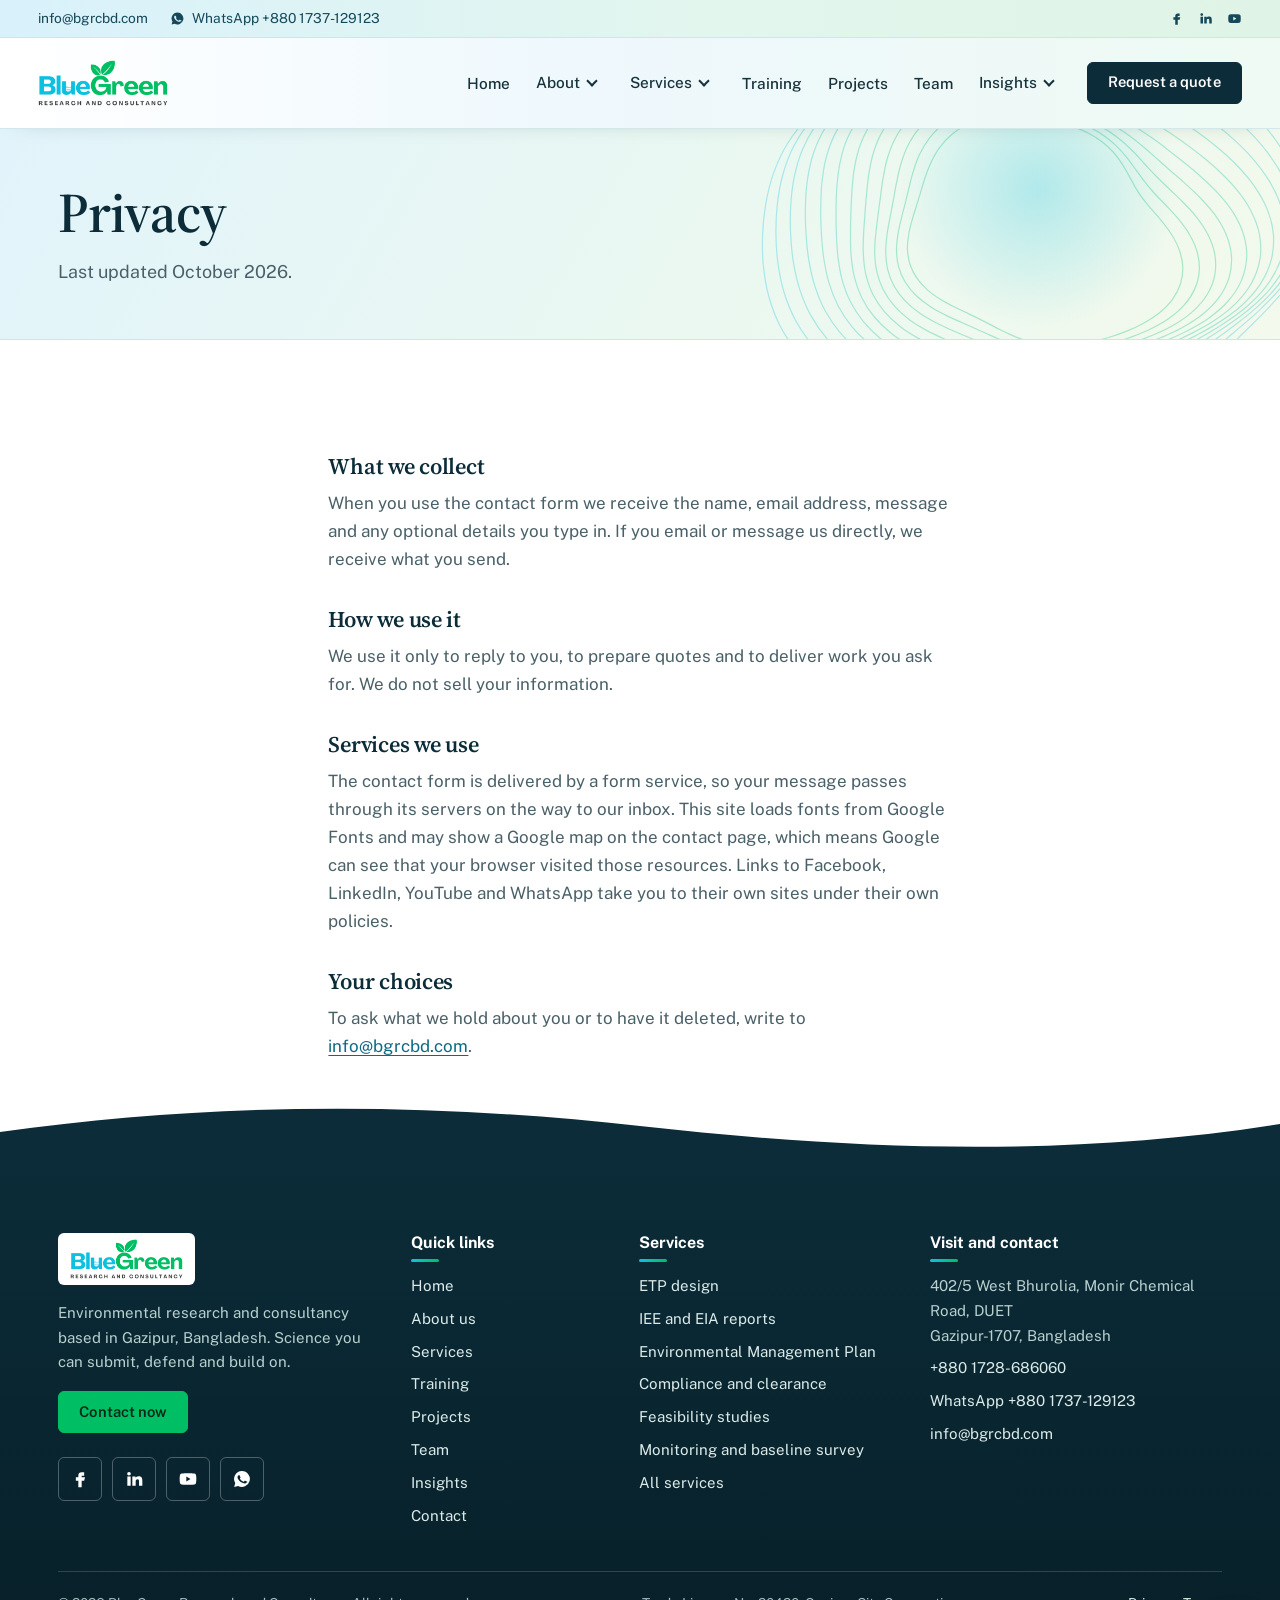
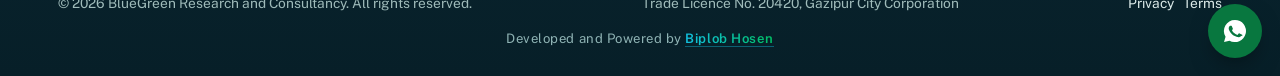
<file: privacy.html>
<!DOCTYPE html>
<html lang="en"><head><meta charset="utf-8">
<meta name="viewport" content="width=device-width, initial-scale=1">
<title>Privacy | BlueGreen Research and Consultancy</title>
<meta name="description" content="How BlueGreen Research and Consultancy handles information you send through this website.">
<meta name="theme-color" content="#0b2c38">
<meta property="og:type" content="website"><meta property="og:site_name" content="BlueGreen Research and Consultancy">
<meta property="og:title" content="Privacy | BlueGreen Research and Consultancy"><meta property="og:description" content="How BlueGreen Research and Consultancy handles information you send through this website."><meta property="og:image" content="https://www.bgrcbd.com/images/share.jpg"><meta property="og:url" content="https://www.bgrcbd.com/privacy"><meta name="twitter:card" content="summary_large_image"><meta name="twitter:image" content="https://www.bgrcbd.com/images/share.jpg">
<link rel="canonical" href="https://www.bgrcbd.com/privacy">
<link rel="icon" href="favicon.png" sizes="48x48"><link rel="icon" href="favicon-192.png" sizes="192x192" type="image/png"><link rel="apple-touch-icon" href="apple-touch-icon.png">
<link rel="preconnect" href="https://fonts.googleapis.com"><link rel="preconnect" href="https://fonts.gstatic.com" crossorigin>
<link href="https://fonts.googleapis.com/css2?family=Public+Sans:wght@400;500;600;700&family=Source+Serif+4:opsz,wght@8..60,500;8..60,600&display=swap" rel="stylesheet">
<link rel="stylesheet" href="style.css">
<script>document.documentElement.className+=" js"</script>
</head><body>
<a class="skip" href="#main">Skip to content</a>
<div class="topbar"><div class="wrap topbar-in">
<div class="tb-left"><a href="mailto:info@bgrcbd.com">info@bgrcbd.com</a><a href="https://wa.me/8801737129123?text=Hello%20BlueGreen%2C%20I%20would%20like%20to%20discuss%20a%20project." rel="noopener"><svg viewBox="0 0 24 24" aria-hidden="true"><path d="M12 2.5a9.5 9.5 0 0 0-8.1 14.4L2.6 21.5l4.7-1.2A9.5 9.5 0 1 0 12 2.5zm5.3 13.6c-.2.6-1.300 1.200-1.800 1.200-.5.100-1 .2-3.200-.7-2.700-1.100-4.400-3.800-4.600-4-.1-.2-1.100-1.400-1.100-2.700s.7-1.900.9-2.200c.2-.3.500-.3.700-.3h.5c.2 0 .4 0 .6.500l.8 1.900c.1.200.1.400 0 .6l-.4.600c-.2.200-.3.400-.1.700.2.300.8 1.300 1.700 2.100 1.100 1 2.100 1.300 2.400 1.500.3.100.5.100.6-.1l.9-1c.2-.3.400-.2.700-.1l1.800.9c.3.100.5.200.5.300.1.200.1.800-.1 1.300z"/></svg>WhatsApp +880 1737-129123</a></div>
<div class="tb-right"><a href="https://www.facebook.com/bluegreenrand" rel="noopener" aria-label="Facebook"><svg viewBox="0 0 24 24" aria-hidden="true"><path d="M14 8h3V4h-3a4 4 0 0 0-4 4v2H7v4h3v8h4v-8h3l1-4h-4V8z"/></svg></a><a href="https://www.linkedin.com/company/bluegreen-research-and-consuntancy/" rel="noopener" aria-label="LinkedIn"><svg viewBox="0 0 24 24" aria-hidden="true"><path d="M4 9h4v11H4zM6 3.5a2.2 2.2 0 1 1 0 4.4 2.2 2.2 0 0 1 0-4.4zM10 9h3.8v1.6c.6-1 1.9-1.9 3.8-1.9 4 0 4.4 2.6 4.4 6V20h-4v-4.8c0-1.3 0-2.9-1.8-2.9s-2.2 1.4-2.2 2.8V20h-4z"/></svg></a><a href="https://www.youtube.com/@BlueGreenResearchandConsultanc" rel="noopener" aria-label="YouTube"><svg viewBox="0 0 24 24" aria-hidden="true"><path d="M21.6 7.2a2.5 2.5 0 0 0-1.8-1.8C18.2 5 12 5 12 5s-6.2 0-7.8.4A2.5 2.5 0 0 0 2.4 7.2C2 8.8 2 12 2 12s0 3.2.4 4.8a2.5 2.5 0 0 0 1.8 1.8C5.8 19 12 19 12 19s6.2 0 7.8-.4a2.5 2.5 0 0 0 1.8-1.8c.4-1.6.4-4.8.4-4.8s0-3.2-.4-4.8zM10 15V9l5 3z"/></svg></a></div>
</div></div>
<header class="site-header"><nav class="wrap nav" aria-label="Main">
<a class="brand" href="./"><img src="logo.png" width="130" height="46" alt="BlueGreen Research and Consultancy - home"></a>
<button class="nav-toggle" type="button" aria-expanded="false" aria-controls="menu"><span></span><span></span><span></span><span class="sr">Menu</span></button>
<ul id="menu" class="menu"><li><a href="./">Home</a></li><li class="has-sub"><a href="about">About</a><button class="sub-toggle" type="button" aria-expanded="false" aria-label="Open About menu"></button><ul class="sub "><li><a href="about">Who we are</a></li><li><a href="about#mission">Mission and values</a></li><li><a href="about#registration">Registration</a></li></ul></li><li class="has-sub"><a href="services">Services</a><button class="sub-toggle" type="button" aria-expanded="false" aria-label="Open Services menu"></button><ul class="sub wide"><li><a href="services#etp" class="rich"><span class="mi"><svg class="" viewBox="0 0 24 24" aria-hidden="true"><path d="M12 3C9 7.5 6 10.5 6 14a6 6 0 0 0 12 0c0-3.5-3-6.5-6-11z"/></svg></span><span class="mt"><b>ETP design</b><small>Clean wastewater, compliant discharge</small></span></a></li><li><a href="services#iee-eia" class="rich"><span class="mi"><svg class="" viewBox="0 0 24 24" aria-hidden="true"><path d="M7 3h7l4 4v14H7z"/><path d="M14 3v4h4M10 12h5M10 16h5"/></svg></span><span class="mt"><b>IEE and EIA reports</b><small>Reports for environmental clearance</small></span></a></li><li><a href="services#emp" class="rich"><span class="mi"><svg class="" viewBox="0 0 24 24" aria-hidden="true"><path d="M6 3h12v18H6z"/><path d="M9 8h6M9 12h6M9 16h3"/></svg></span><span class="mt"><b>Environmental Management Plan</b><small>Actions to limit and monitor impact</small></span></a></li><li><a href="services#compliance" class="rich"><span class="mi"><svg class="" viewBox="0 0 24 24" aria-hidden="true"><path d="M12 3 5 6v5c0 5 3 8 7 10 4-2 7-5 7-10V6z"/><path d="m9 12 2 2 4-4"/></svg></span><span class="mt"><b>Compliance and clearance</b><small>Clearance, renewals and inspections</small></span></a></li><li><a href="services#feasibility" class="rich"><span class="mi"><svg class="" viewBox="0 0 24 24" aria-hidden="true"><path d="M5 4h14v16H5z"/><path d="m8.5 11 2 2 4-4M8.5 17h7"/></svg></span><span class="mt"><b>Feasibility studies</b><small>Test the project before you invest</small></span></a></li><li><a href="services#monitoring" class="rich"><span class="mi"><svg class="" viewBox="0 0 24 24" aria-hidden="true"><path d="M4 17a8 8 0 1 1 16 0"/><path d="m12 17 4-6"/><circle cx="12" cy="17" r="1"/></svg></span><span class="mt"><b>Monitoring and baseline survey</b><small>Water, air, soil and noise data</small></span></a></li><li><a href="services#waste-air" class="rich"><span class="mi"><svg class="" viewBox="0 0 24 24" aria-hidden="true"><path d="M4 20h16V10l-5 3V9l-5 3V5L4 9z"/><path d="M8 20v-3M12 20v-3M16 20v-3"/></svg></span><span class="mt"><b>Waste and air emission advice</b><small>Less waste, cleaner emissions</small></span></a></li><li><a href="services#gis" class="rich"><span class="mi"><svg class="" viewBox="0 0 24 24" aria-hidden="true"><path d="m12 3 9 5-9 5-9-5z"/><path d="m3 13 9 5 9-5"/></svg></span><span class="mt"><b>GIS and remote sensing</b><small>Maps and satellite analysis</small></span></a></li><li><a href="services#hydrology" class="rich"><span class="mi"><svg class="" viewBox="0 0 24 24" aria-hidden="true"><path d="M3 9c2-2 4-2 6 0s4 2 6 0 4-2 6 0M3 15c2-2 4-2 6 0s4 2 6 0 4-2 6 0"/></svg></span><span class="mt"><b>Hydrological modelling</b><small>Rainfall, runoff and water balance</small></span></a></li><li><a href="services#climate-esg" class="rich"><span class="mi"><svg class="" viewBox="0 0 24 24" aria-hidden="true"><circle cx="12" cy="12" r="9"/><path d="M3 12h18M12 3c3 3 3 15 0 18M12 3c-3 3-3 15 0 18"/></svg></span><span class="mt"><b>Climate, carbon and ESG</b><small>Footprint, risk and sustainability reports</small></span></a></li><li><a href="services#training" class="rich"><span class="mi"><svg class="" viewBox="0 0 24 24" aria-hidden="true"><path d="m2 9 10-5 10 5-10 5z"/><path d="M6 11.5V16c3 2.5 9 2.5 12 0v-4.5"/></svg></span><span class="mt"><b>GIS and RS training</b><small>GIS and remote sensing courses</small></span></a></li><li><a href="services#thesis" class="rich"><span class="mi"><svg class="" viewBox="0 0 24 24" aria-hidden="true"><path d="M4 5c3-1 6-1 8 1 2-2 5-2 8-1v13c-3-1-6-1-8 1-2-2-5-2-8-1z"/><path d="M12 6v13"/></svg></span><span class="mt"><b>Thesis and publication support</b><small>From topic to published paper</small></span></a></li></ul></li><li><a href="training">Training</a></li><li><a href="projects">Projects</a></li><li><a href="team">Team</a></li><li class="has-sub"><a href="insights">Insights</a><button class="sub-toggle" type="button" aria-expanded="false" aria-label="Open Insights menu"></button><ul class="sub right"><li><a href="insights#iee-eia">IEE or EIA?</a></li><li><a href="insights#etp">Why a factory needs an ETP</a></li><li><a href="insights#gis">What is GIS?</a></li><li><a href="insights#remote-sensing">Satellite images, water and land</a></li><li><a href="insights#thesis">Choosing a thesis topic</a></li></ul></li><li><a class="btn btn-sm" href="contact">Request a quote</a></li></ul>
</nav></header>
<main id="main">
<div class="page-head"><div class="wrap"><h1>Privacy</h1><p class="lead">Last updated October 2026.</p></div></div>

<section><div class="wrap prose">
<h2>What we collect</h2><p>When you use the contact form we receive the name, email address, message and any optional details you type in. If you email or message us directly, we receive what you send.</p>
<h2>How we use it</h2><p>We use it only to reply to you, to prepare quotes and to deliver work you ask for. We do not sell your information.</p>
<h2>Services we use</h2><p>The contact form is delivered by a form service, so your message passes through its servers on the way to our inbox. This site loads fonts from Google Fonts and may show a Google map on the contact page, which means Google can see that your browser visited those resources. Links to Facebook, LinkedIn, YouTube and WhatsApp take you to their own sites under their own policies.</p>
<h2>Your choices</h2><p>To ask what we hold about you or to have it deleted, write to <a href="mailto:info@bgrcbd.com">info@bgrcbd.com</a>.</p>
</div></section>
</main>
<footer class="wtop" style="--bg:var(--ink)"><div class="wrap">
<div class="foot-grid">
<div><a class="brand-box" href="./"><img src="logo.png" width="113" height="40" alt="BlueGreen Research and Consultancy"></a>
<p>Environmental research and consultancy based in Gazipur, Bangladesh. Science you can submit, defend and build on.</p>
<a class="btn btn-leaf btn-sm" href="contact">Contact now</a>
<div class="socials"><a href="https://www.facebook.com/bluegreenrand" rel="noopener" aria-label="Facebook"><svg viewBox="0 0 24 24" aria-hidden="true"><path d="M14 8h3V4h-3a4 4 0 0 0-4 4v2H7v4h3v8h4v-8h3l1-4h-4V8z"/></svg></a><a href="https://www.linkedin.com/company/bluegreen-research-and-consuntancy/" rel="noopener" aria-label="LinkedIn"><svg viewBox="0 0 24 24" aria-hidden="true"><path d="M4 9h4v11H4zM6 3.5a2.2 2.2 0 1 1 0 4.4 2.2 2.2 0 0 1 0-4.4zM10 9h3.8v1.6c.6-1 1.9-1.9 3.8-1.9 4 0 4.4 2.6 4.4 6V20h-4v-4.8c0-1.3 0-2.9-1.8-2.9s-2.2 1.4-2.2 2.8V20h-4z"/></svg></a><a href="https://www.youtube.com/@BlueGreenResearchandConsultanc" rel="noopener" aria-label="YouTube"><svg viewBox="0 0 24 24" aria-hidden="true"><path d="M21.6 7.2a2.5 2.5 0 0 0-1.8-1.8C18.2 5 12 5 12 5s-6.2 0-7.8.4A2.5 2.5 0 0 0 2.4 7.2C2 8.8 2 12 2 12s0 3.2.4 4.8a2.5 2.5 0 0 0 1.8 1.8C5.8 19 12 19 12 19s6.2 0 7.8-.4a2.5 2.5 0 0 0 1.8-1.8c.4-1.6.4-4.8.4-4.8s0-3.2-.4-4.8zM10 15V9l5 3z"/></svg></a><a href="https://wa.me/8801737129123?text=Hello%20BlueGreen%2C%20I%20would%20like%20to%20discuss%20a%20project." rel="noopener" aria-label="WhatsApp"><svg viewBox="0 0 24 24" aria-hidden="true"><path d="M12 2.5a9.5 9.5 0 0 0-8.1 14.4L2.6 21.5l4.7-1.2A9.5 9.5 0 1 0 12 2.5zm5.3 13.6c-.2.6-1.300 1.200-1.800 1.200-.5.100-1 .2-3.200-.7-2.700-1.100-4.400-3.800-4.600-4-.1-.2-1.100-1.400-1.100-2.700s.7-1.900.9-2.200c.2-.3.500-.3.700-.3h.5c.2 0 .4 0 .6.500l.8 1.900c.1.200.1.400 0 .6l-.4.600c-.2.200-.3.400-.1.700.2.300.8 1.300 1.700 2.100 1.100 1 2.100 1.300 2.400 1.500.3.100.5.100.6-.1l.9-1c.2-.3.400-.2.700-.1l1.800.9c.3.100.5.200.5.300.1.200.1.800-.1 1.300z"/></svg></a></div></div>
<div><h2 class="ft">Quick links</h2><ul><li><a href="./">Home</a></li><li><a href="about">About us</a></li><li><a href="services">Services</a></li><li><a href="training">Training</a></li><li><a href="projects">Projects</a></li><li><a href="team">Team</a></li><li><a href="insights">Insights</a></li><li><a href="contact">Contact</a></li></ul></div>
<div><h2 class="ft">Services</h2><ul><li><a href="services#etp">ETP design</a></li><li><a href="services#iee-eia">IEE and EIA reports</a></li><li><a href="services#emp">Environmental Management Plan</a></li><li><a href="services#compliance">Compliance and clearance</a></li><li><a href="services#feasibility">Feasibility studies</a></li><li><a href="services#monitoring">Monitoring and baseline survey</a></li><li><a href="services">All services</a></li></ul></div>
<div><h2 class="ft">Visit and contact</h2><ul><li>402/5 West Bhurolia, Monir Chemical Road, DUET<br>Gazipur-1707, Bangladesh</li><li><a href="tel:+8801728686060">+880 1728-686060</a></li><li><a href="https://wa.me/8801737129123?text=Hello%20BlueGreen%2C%20I%20would%20like%20to%20discuss%20a%20project." rel="noopener">WhatsApp +880 1737-129123</a></li><li><a href="mailto:info@bgrcbd.com">info@bgrcbd.com</a></li></ul></div>
</div>
<div class="foot-base"><span>&copy; <span id="year">2026</span> BlueGreen Research and Consultancy. All rights reserved.</span>
<span>Trade Licence No. 20420, Gazipur City Corporation</span>
<span><a href="privacy">Privacy</a> &nbsp; <a href="terms">Terms</a></span></div>
<div class="credit">Developed and Powered by <a href="team#p-biplob-hosen">Biplob Hosen</a></div>
</div></footer>
<a class="wa" href="https://wa.me/8801737129123?text=Hello%20BlueGreen%2C%20I%20would%20like%20to%20discuss%20a%20project." rel="noopener" aria-label="Chat with us on WhatsApp"><svg viewBox="0 0 24 24" aria-hidden="true"><path d="M12 2.5a9.5 9.5 0 0 0-8.1 14.4L2.6 21.5l4.7-1.2A9.5 9.5 0 1 0 12 2.5zm5.3 13.6c-.2.6-1.300 1.200-1.800 1.200-.5.100-1 .2-3.200-.7-2.700-1.100-4.400-3.800-4.600-4-.1-.2-1.100-1.400-1.100-2.700s.7-1.900.9-2.200c.2-.3.500-.3.700-.3h.5c.2 0 .4 0 .6.500l.8 1.900c.1.200.1.400 0 .6l-.4.600c-.2.200-.3.400-.1.700.2.300.8 1.300 1.700 2.100 1.100 1 2.100 1.300 2.400 1.500.3.100.5.100.6-.1l.9-1c.2-.3.400-.2.700-.1l1.800.9c.3.100.5.200.5.300.1.200.1.800-.1 1.300z"/></svg></a>
<script src="script.js"></script>
</body></html>
</file>
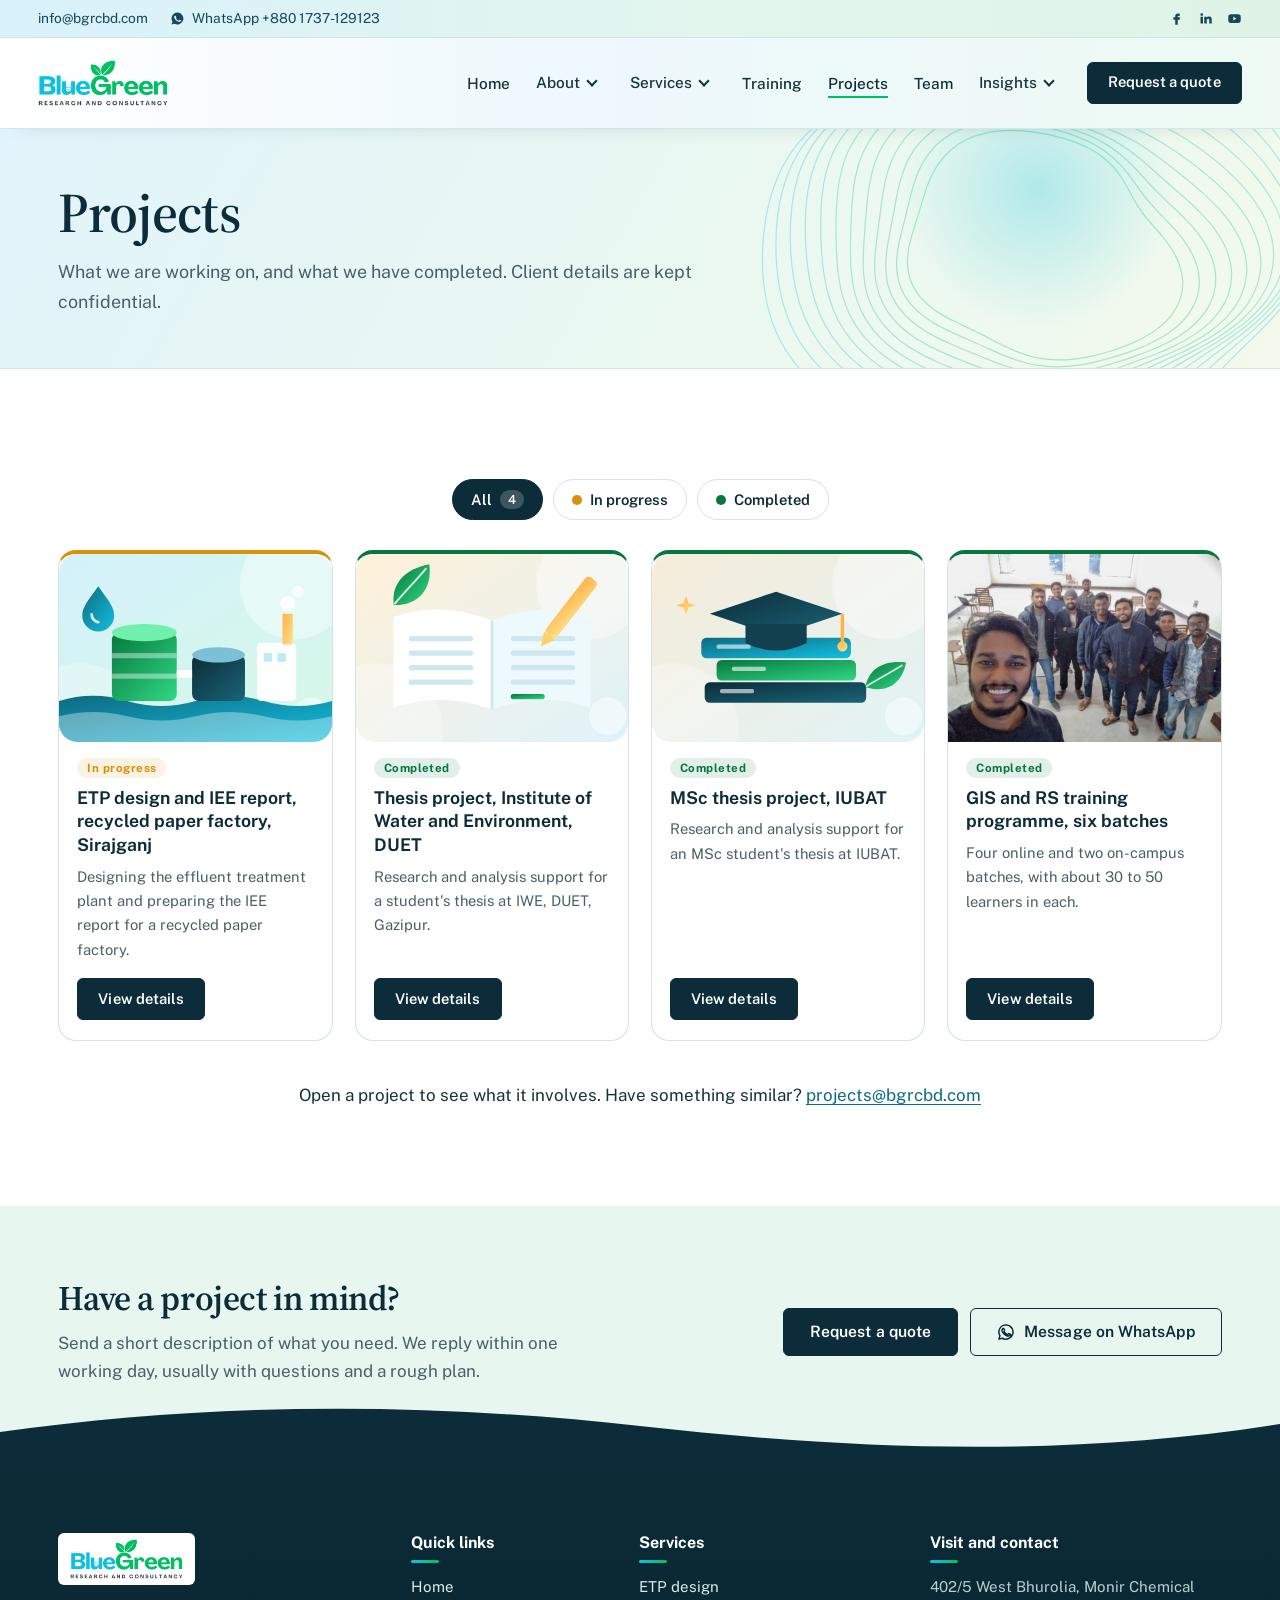
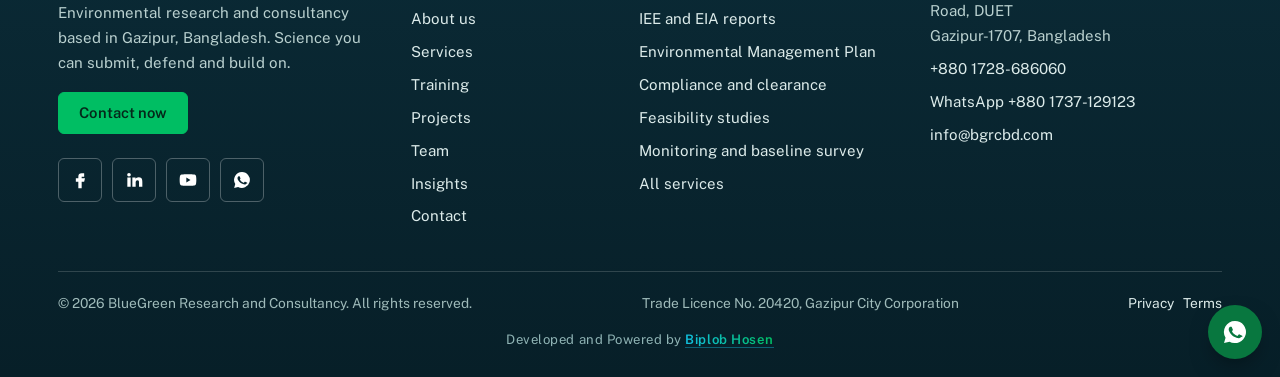
<file: projects.html>
<!DOCTYPE html>
<html lang="en"><head><meta charset="utf-8">
<meta name="viewport" content="width=device-width, initial-scale=1">
<title>Projects | BlueGreen Research and Consultancy</title>
<meta name="description" content="Projects by BlueGreen Research and Consultancy: ETP design and IEE for a paper factory, thesis support, and six batches of GIS training.">
<meta name="theme-color" content="#0b2c38">
<meta property="og:type" content="website"><meta property="og:site_name" content="BlueGreen Research and Consultancy">
<meta property="og:title" content="Projects | BlueGreen Research and Consultancy"><meta property="og:description" content="Projects by BlueGreen Research and Consultancy: ETP design and IEE for a paper factory, thesis support, and six batches of GIS training."><meta property="og:image" content="https://www.bgrcbd.com/images/share.jpg"><meta property="og:url" content="https://www.bgrcbd.com/projects"><meta name="twitter:card" content="summary_large_image"><meta name="twitter:image" content="https://www.bgrcbd.com/images/share.jpg">
<link rel="canonical" href="https://www.bgrcbd.com/projects">
<link rel="icon" href="favicon.png" sizes="48x48"><link rel="icon" href="favicon-192.png" sizes="192x192" type="image/png"><link rel="apple-touch-icon" href="apple-touch-icon.png">
<link rel="preconnect" href="https://fonts.googleapis.com"><link rel="preconnect" href="https://fonts.gstatic.com" crossorigin>
<link href="https://fonts.googleapis.com/css2?family=Public+Sans:wght@400;500;600;700&family=Source+Serif+4:opsz,wght@8..60,500;8..60,600&display=swap" rel="stylesheet">
<link rel="stylesheet" href="style.css">
<script>document.documentElement.className+=" js"</script>
</head><body>
<a class="skip" href="#main">Skip to content</a>
<div class="topbar"><div class="wrap topbar-in">
<div class="tb-left"><a href="mailto:info@bgrcbd.com">info@bgrcbd.com</a><a href="https://wa.me/8801737129123?text=Hello%20BlueGreen%2C%20I%20would%20like%20to%20discuss%20a%20project." rel="noopener"><svg viewBox="0 0 24 24" aria-hidden="true"><path d="M12 2.5a9.5 9.5 0 0 0-8.1 14.4L2.6 21.5l4.7-1.2A9.5 9.5 0 1 0 12 2.5zm5.3 13.6c-.2.6-1.300 1.200-1.800 1.200-.5.100-1 .2-3.200-.7-2.700-1.100-4.400-3.800-4.600-4-.1-.2-1.100-1.400-1.100-2.700s.7-1.900.9-2.200c.2-.3.500-.3.700-.3h.5c.2 0 .4 0 .6.500l.8 1.900c.1.200.1.400 0 .6l-.4.600c-.2.200-.3.400-.1.700.2.300.8 1.300 1.700 2.100 1.100 1 2.100 1.300 2.400 1.500.3.100.5.100.6-.1l.9-1c.2-.3.400-.2.700-.1l1.800.9c.3.100.5.200.5.300.1.200.1.800-.1 1.300z"/></svg>WhatsApp +880 1737-129123</a></div>
<div class="tb-right"><a href="https://www.facebook.com/bluegreenrand" rel="noopener" aria-label="Facebook"><svg viewBox="0 0 24 24" aria-hidden="true"><path d="M14 8h3V4h-3a4 4 0 0 0-4 4v2H7v4h3v8h4v-8h3l1-4h-4V8z"/></svg></a><a href="https://www.linkedin.com/company/bluegreen-research-and-consuntancy/" rel="noopener" aria-label="LinkedIn"><svg viewBox="0 0 24 24" aria-hidden="true"><path d="M4 9h4v11H4zM6 3.5a2.2 2.2 0 1 1 0 4.4 2.2 2.2 0 0 1 0-4.4zM10 9h3.8v1.6c.6-1 1.9-1.9 3.8-1.9 4 0 4.4 2.6 4.4 6V20h-4v-4.8c0-1.3 0-2.9-1.8-2.9s-2.2 1.4-2.2 2.8V20h-4z"/></svg></a><a href="https://www.youtube.com/@BlueGreenResearchandConsultanc" rel="noopener" aria-label="YouTube"><svg viewBox="0 0 24 24" aria-hidden="true"><path d="M21.6 7.2a2.5 2.5 0 0 0-1.8-1.8C18.2 5 12 5 12 5s-6.2 0-7.8.4A2.5 2.5 0 0 0 2.4 7.2C2 8.8 2 12 2 12s0 3.2.4 4.8a2.5 2.5 0 0 0 1.8 1.8C5.8 19 12 19 12 19s6.2 0 7.8-.4a2.5 2.5 0 0 0 1.8-1.8c.4-1.6.4-4.8.4-4.8s0-3.2-.4-4.8zM10 15V9l5 3z"/></svg></a></div>
</div></div>
<header class="site-header"><nav class="wrap nav" aria-label="Main">
<a class="brand" href="./"><img src="logo.png" width="130" height="46" alt="BlueGreen Research and Consultancy - home"></a>
<button class="nav-toggle" type="button" aria-expanded="false" aria-controls="menu"><span></span><span></span><span></span><span class="sr">Menu</span></button>
<ul id="menu" class="menu"><li><a href="./">Home</a></li><li class="has-sub"><a href="about">About</a><button class="sub-toggle" type="button" aria-expanded="false" aria-label="Open About menu"></button><ul class="sub "><li><a href="about">Who we are</a></li><li><a href="about#mission">Mission and values</a></li><li><a href="about#registration">Registration</a></li></ul></li><li class="has-sub"><a href="services">Services</a><button class="sub-toggle" type="button" aria-expanded="false" aria-label="Open Services menu"></button><ul class="sub wide"><li><a href="services#etp" class="rich"><span class="mi"><svg class="" viewBox="0 0 24 24" aria-hidden="true"><path d="M12 3C9 7.5 6 10.5 6 14a6 6 0 0 0 12 0c0-3.5-3-6.5-6-11z"/></svg></span><span class="mt"><b>ETP design</b><small>Clean wastewater, compliant discharge</small></span></a></li><li><a href="services#iee-eia" class="rich"><span class="mi"><svg class="" viewBox="0 0 24 24" aria-hidden="true"><path d="M7 3h7l4 4v14H7z"/><path d="M14 3v4h4M10 12h5M10 16h5"/></svg></span><span class="mt"><b>IEE and EIA reports</b><small>Reports for environmental clearance</small></span></a></li><li><a href="services#emp" class="rich"><span class="mi"><svg class="" viewBox="0 0 24 24" aria-hidden="true"><path d="M6 3h12v18H6z"/><path d="M9 8h6M9 12h6M9 16h3"/></svg></span><span class="mt"><b>Environmental Management Plan</b><small>Actions to limit and monitor impact</small></span></a></li><li><a href="services#compliance" class="rich"><span class="mi"><svg class="" viewBox="0 0 24 24" aria-hidden="true"><path d="M12 3 5 6v5c0 5 3 8 7 10 4-2 7-5 7-10V6z"/><path d="m9 12 2 2 4-4"/></svg></span><span class="mt"><b>Compliance and clearance</b><small>Clearance, renewals and inspections</small></span></a></li><li><a href="services#feasibility" class="rich"><span class="mi"><svg class="" viewBox="0 0 24 24" aria-hidden="true"><path d="M5 4h14v16H5z"/><path d="m8.5 11 2 2 4-4M8.5 17h7"/></svg></span><span class="mt"><b>Feasibility studies</b><small>Test the project before you invest</small></span></a></li><li><a href="services#monitoring" class="rich"><span class="mi"><svg class="" viewBox="0 0 24 24" aria-hidden="true"><path d="M4 17a8 8 0 1 1 16 0"/><path d="m12 17 4-6"/><circle cx="12" cy="17" r="1"/></svg></span><span class="mt"><b>Monitoring and baseline survey</b><small>Water, air, soil and noise data</small></span></a></li><li><a href="services#waste-air" class="rich"><span class="mi"><svg class="" viewBox="0 0 24 24" aria-hidden="true"><path d="M4 20h16V10l-5 3V9l-5 3V5L4 9z"/><path d="M8 20v-3M12 20v-3M16 20v-3"/></svg></span><span class="mt"><b>Waste and air emission advice</b><small>Less waste, cleaner emissions</small></span></a></li><li><a href="services#gis" class="rich"><span class="mi"><svg class="" viewBox="0 0 24 24" aria-hidden="true"><path d="m12 3 9 5-9 5-9-5z"/><path d="m3 13 9 5 9-5"/></svg></span><span class="mt"><b>GIS and remote sensing</b><small>Maps and satellite analysis</small></span></a></li><li><a href="services#hydrology" class="rich"><span class="mi"><svg class="" viewBox="0 0 24 24" aria-hidden="true"><path d="M3 9c2-2 4-2 6 0s4 2 6 0 4-2 6 0M3 15c2-2 4-2 6 0s4 2 6 0 4-2 6 0"/></svg></span><span class="mt"><b>Hydrological modelling</b><small>Rainfall, runoff and water balance</small></span></a></li><li><a href="services#climate-esg" class="rich"><span class="mi"><svg class="" viewBox="0 0 24 24" aria-hidden="true"><circle cx="12" cy="12" r="9"/><path d="M3 12h18M12 3c3 3 3 15 0 18M12 3c-3 3-3 15 0 18"/></svg></span><span class="mt"><b>Climate, carbon and ESG</b><small>Footprint, risk and sustainability reports</small></span></a></li><li><a href="services#training" class="rich"><span class="mi"><svg class="" viewBox="0 0 24 24" aria-hidden="true"><path d="m2 9 10-5 10 5-10 5z"/><path d="M6 11.5V16c3 2.5 9 2.5 12 0v-4.5"/></svg></span><span class="mt"><b>GIS and RS training</b><small>GIS and remote sensing courses</small></span></a></li><li><a href="services#thesis" class="rich"><span class="mi"><svg class="" viewBox="0 0 24 24" aria-hidden="true"><path d="M4 5c3-1 6-1 8 1 2-2 5-2 8-1v13c-3-1-6-1-8 1-2-2-5-2-8-1z"/><path d="M12 6v13"/></svg></span><span class="mt"><b>Thesis and publication support</b><small>From topic to published paper</small></span></a></li></ul></li><li><a href="training">Training</a></li><li><a href="projects" aria-current="page">Projects</a></li><li><a href="team">Team</a></li><li class="has-sub"><a href="insights">Insights</a><button class="sub-toggle" type="button" aria-expanded="false" aria-label="Open Insights menu"></button><ul class="sub right"><li><a href="insights#iee-eia">IEE or EIA?</a></li><li><a href="insights#etp">Why a factory needs an ETP</a></li><li><a href="insights#gis">What is GIS?</a></li><li><a href="insights#remote-sensing">Satellite images, water and land</a></li><li><a href="insights#thesis">Choosing a thesis topic</a></li></ul></li><li><a class="btn btn-sm" href="contact">Request a quote</a></li></ul>
</nav></header>
<main id="main">
<div class="page-head"><div class="wrap"><h1>Projects</h1><p class="lead">What we are working on, and what we have completed. Client details are kept confidential.</p></div></div>

<section><div class="wrap">
<h2 class="sr-only">All projects</h2>
<div class="tabs" role="tablist" aria-label="Project status"><button type="button" class="tab" role="tab" aria-selected="true" data-filter="all">All <span class="n">4</span></button><button type="button" class="tab" role="tab" aria-selected="false" data-filter="prog" data-cat="prog"><span class="dot"></span>In progress</button><button type="button" class="tab" role="tab" aria-selected="false" data-filter="done" data-cat="done"><span class="dot"></span>Completed</button></div>
<div class="course-grid"><article class="ccard" data-cat="prog" data-open="paper-factory"><div class="cart"><img src="images/art/etp.svg" width="320" height="220" alt="" loading="lazy"></div><div class="cbody"><span class="cchip">In progress</span><h3>ETP design and IEE report, recycled paper factory, Sirajganj</h3><p>Designing the effluent treatment plant and preparing the IEE report for a recycled paper factory.</p><div class="cact"><button type="button" class="btn btn-sm" data-open="paper-factory">View details</button></div></div></article><article class="ccard" data-cat="done" data-open="thesis-iwe"><div class="cart"><img src="images/art/thesis.svg" width="320" height="220" alt="" loading="lazy"></div><div class="cbody"><span class="cchip">Completed</span><h3>Thesis project, Institute of Water and Environment, DUET</h3><p>Research and analysis support for a student's thesis at IWE, DUET, Gazipur.</p><div class="cact"><button type="button" class="btn btn-sm" data-open="thesis-iwe">View details</button></div></div></article><article class="ccard" data-cat="done" data-open="thesis-iubat"><div class="cart"><img src="images/art/c-thesis.svg" width="320" height="220" alt="" loading="lazy"></div><div class="cbody"><span class="cchip">Completed</span><h3>MSc thesis project, IUBAT</h3><p>Research and analysis support for an MSc student's thesis at IUBAT.</p><div class="cact"><button type="button" class="btn btn-sm" data-open="thesis-iubat">View details</button></div></div></article><article class="ccard" data-cat="done" data-open="gis-training"><div class="cart"><img src="images/training-civil-duet.jpg" width="640" height="440" alt="" loading="lazy"></div><div class="cbody"><span class="cchip">Completed</span><h3>GIS and RS training programme, six batches</h3><p>Four online and two on-campus batches, with about 30 to 50 learners in each.</p><div class="cact"><button type="button" class="btn btn-sm" data-open="gis-training">View details</button></div></div></article></div>
<p class="note-line">Open a project to see what it involves. Have something similar? <a href="mailto:projects@bgrcbd.com">projects@bgrcbd.com</a></p>
</div></section><dialog class="mdl cdlg" id="paper-factory" data-cat="prog" aria-labelledby="t-paper-factory"><div class="mdl-head cat"><img class="mdl-art" src="images/art/etp.svg" width="160" height="110" alt=""><div><span class="cchip light">In progress</span><h3 id="t-paper-factory">ETP design and IEE report, recycled paper factory, Sirajganj</h3><p class="role">ETP design, IEE report</p></div><button type="button" class="mdl-x" data-close aria-label="Close window">&times;</button></div><div class="mdl-body"><p>We are designing the effluent treatment plant and preparing the Initial Environmental Examination (IEE) report for a recycled paper factory in Sirajganj.</p><p>Work of this kind usually starts with the wastewater the factory really produces, then moves to sizing the treatment units, the baseline survey and the environmental management plan.</p><h4>What the work covers</h4><ul class="edu"><li>Characterising the effluent</li><li>Designing the treatment units</li><li>Baseline survey and impact assessment</li><li>Environmental management plan</li></ul><h4>At a glance</h4><dl class="glance"><dt>Status</dt><dd>In progress</dd><dt>Client type</dt><dd>Industry</dd><dt>Services</dt><dd>ETP design, IEE report</dd></dl><p class="fine">Client details are kept confidential.</p><div class="btn-row"><a class="btn" href="contact?topic=etp">Ask about similar work</a><a class="btn btn-line" href="mailto:projects@bgrcbd.com">Email projects@bgrcbd.com</a></div></div></dialog><dialog class="mdl cdlg" id="thesis-iwe" data-cat="done" aria-labelledby="t-thesis-iwe"><div class="mdl-head cat"><img class="mdl-art" src="images/art/thesis.svg" width="160" height="110" alt=""><div><span class="cchip light">Completed</span><h3 id="t-thesis-iwe">Thesis project, Institute of Water and Environment, DUET</h3><p class="role">Thesis and project support</p></div><button type="button" class="mdl-x" data-close aria-label="Close window">&times;</button></div><div class="mdl-body"><p>Research and analysis support for a student's thesis at the Institute of Water and Environment (IWE), Dhaka University of Engineering and Technology, Gazipur.</p><p>Support of this kind covers shaping the question, choosing methods, running the analysis and presenting the results clearly.</p><h4>At a glance</h4><dl class="glance"><dt>Status</dt><dd>Completed</dd><dt>Client type</dt><dd>University student</dd><dt>Services</dt><dd>Thesis and project support</dd></dl><p class="fine">Client details are kept confidential.</p><div class="btn-row"><a class="btn" href="contact?topic=thesis">Ask about similar work</a><a class="btn btn-line" href="mailto:projects@bgrcbd.com">Email projects@bgrcbd.com</a></div></div></dialog><dialog class="mdl cdlg" id="thesis-iubat" data-cat="done" aria-labelledby="t-thesis-iubat"><div class="mdl-head cat"><img class="mdl-art" src="images/art/c-thesis.svg" width="160" height="110" alt=""><div><span class="cchip light">Completed</span><h3 id="t-thesis-iubat">MSc thesis project, IUBAT</h3><p class="role">Thesis and project support</p></div><button type="button" class="mdl-x" data-close aria-label="Close window">&times;</button></div><div class="mdl-body"><p>Research and analysis support for an MSc student's thesis at IUBAT.</p><p>We work alongside the student so that the methods and the results are the student's own to explain and defend.</p><h4>At a glance</h4><dl class="glance"><dt>Status</dt><dd>Completed</dd><dt>Client type</dt><dd>University student</dd><dt>Services</dt><dd>Thesis and project support</dd></dl><p class="fine">Client details are kept confidential.</p><div class="btn-row"><a class="btn" href="contact?topic=thesis">Ask about similar work</a><a class="btn btn-line" href="mailto:projects@bgrcbd.com">Email projects@bgrcbd.com</a></div></div></dialog><dialog class="mdl cdlg" id="gis-training" data-cat="done" aria-labelledby="t-gis-training"><div class="mdl-head cat"><img class="mdl-art" src="images/training-civil-duet.jpg" width="160" height="110" alt=""><div><span class="cchip light">Completed</span><h3 id="t-gis-training">GIS and RS training programme, six batches</h3><p class="role">GIS and remote sensing training</p></div><button type="button" class="mdl-x" data-close aria-label="Close window">&times;</button></div><div class="mdl-body"><p>Four online batches and two on-campus batches, with about 30 to 50 learners in each. The on-campus batches were for final-year Civil Engineering students at DUET.</p><p>Participants practise on real data and receive a certificate from BlueGreen based on attendance.</p><h4>At a glance</h4><dl class="glance"><dt>Status</dt><dd>Completed</dd><dt>Client type</dt><dd>Students and researchers</dd><dt>Services</dt><dd>GIS and remote sensing training</dd></dl><p class="fine">Client details are kept confidential.</p><div class="btn-row"><a class="btn" href="contact?topic=training">Ask about similar work</a><a class="btn btn-line" href="mailto:projects@bgrcbd.com">Email projects@bgrcbd.com</a><a class="btn btn-line" href="training">See the training courses</a></div></div></dialog>
<section class="cta"><div class="wrap cta-in"><div><h2>Have a project in mind?</h2><p>Send a short description of what you need. We reply within one working day, usually with questions and a rough plan.</p></div>
<div class="btn-row"><a class="btn" href="contact">Request a quote</a><a class="btn btn-line" href="https://wa.me/8801737129123?text=Hello%20BlueGreen%2C%20I%20would%20like%20to%20discuss%20a%20project." rel="noopener"><svg viewBox="0 0 24 24" aria-hidden="true"><path d="M12 2.5a9.5 9.5 0 0 0-8.1 14.4L2.6 21.5l4.7-1.2A9.5 9.5 0 1 0 12 2.5zm5.3 13.6c-.2.6-1.300 1.200-1.800 1.200-.5.100-1 .2-3.200-.7-2.700-1.100-4.400-3.800-4.600-4-.1-.2-1.100-1.400-1.100-2.700s.7-1.900.9-2.200c.2-.3.500-.3.700-.3h.5c.2 0 .4 0 .6.500l.8 1.900c.1.200.1.400 0 .6l-.4.600c-.2.200-.3.400-.1.700.2.300.8 1.300 1.700 2.100 1.100 1 2.100 1.300 2.400 1.500.3.100.5.100.6-.1l.9-1c.2-.3.400-.2.700-.1l1.800.9c.3.100.5.200.5.300.1.200.1.800-.1 1.300z"/></svg>Message on WhatsApp</a></div></div></section>
</main>
<footer class="wtop" style="--bg:var(--ink)"><div class="wrap">
<div class="foot-grid">
<div><a class="brand-box" href="./"><img src="logo.png" width="113" height="40" alt="BlueGreen Research and Consultancy"></a>
<p>Environmental research and consultancy based in Gazipur, Bangladesh. Science you can submit, defend and build on.</p>
<a class="btn btn-leaf btn-sm" href="contact">Contact now</a>
<div class="socials"><a href="https://www.facebook.com/bluegreenrand" rel="noopener" aria-label="Facebook"><svg viewBox="0 0 24 24" aria-hidden="true"><path d="M14 8h3V4h-3a4 4 0 0 0-4 4v2H7v4h3v8h4v-8h3l1-4h-4V8z"/></svg></a><a href="https://www.linkedin.com/company/bluegreen-research-and-consuntancy/" rel="noopener" aria-label="LinkedIn"><svg viewBox="0 0 24 24" aria-hidden="true"><path d="M4 9h4v11H4zM6 3.5a2.2 2.2 0 1 1 0 4.4 2.2 2.2 0 0 1 0-4.4zM10 9h3.8v1.6c.6-1 1.9-1.9 3.8-1.9 4 0 4.4 2.6 4.4 6V20h-4v-4.8c0-1.3 0-2.9-1.8-2.9s-2.2 1.4-2.2 2.8V20h-4z"/></svg></a><a href="https://www.youtube.com/@BlueGreenResearchandConsultanc" rel="noopener" aria-label="YouTube"><svg viewBox="0 0 24 24" aria-hidden="true"><path d="M21.6 7.2a2.5 2.5 0 0 0-1.8-1.8C18.2 5 12 5 12 5s-6.2 0-7.8.4A2.5 2.5 0 0 0 2.4 7.2C2 8.8 2 12 2 12s0 3.2.4 4.8a2.5 2.5 0 0 0 1.8 1.8C5.8 19 12 19 12 19s6.2 0 7.8-.4a2.5 2.5 0 0 0 1.8-1.8c.4-1.6.4-4.8.4-4.8s0-3.2-.4-4.8zM10 15V9l5 3z"/></svg></a><a href="https://wa.me/8801737129123?text=Hello%20BlueGreen%2C%20I%20would%20like%20to%20discuss%20a%20project." rel="noopener" aria-label="WhatsApp"><svg viewBox="0 0 24 24" aria-hidden="true"><path d="M12 2.5a9.5 9.5 0 0 0-8.1 14.4L2.6 21.5l4.7-1.2A9.5 9.5 0 1 0 12 2.5zm5.3 13.6c-.2.6-1.300 1.200-1.800 1.200-.5.100-1 .2-3.200-.7-2.700-1.100-4.400-3.800-4.600-4-.1-.2-1.100-1.400-1.100-2.700s.7-1.900.9-2.200c.2-.3.500-.3.700-.3h.5c.2 0 .4 0 .6.500l.8 1.900c.1.200.1.400 0 .6l-.4.600c-.2.200-.3.400-.1.700.2.300.8 1.300 1.700 2.100 1.100 1 2.100 1.300 2.400 1.500.3.100.5.100.6-.1l.9-1c.2-.3.400-.2.700-.1l1.800.9c.3.100.5.200.5.300.1.200.1.800-.1 1.300z"/></svg></a></div></div>
<div><h2 class="ft">Quick links</h2><ul><li><a href="./">Home</a></li><li><a href="about">About us</a></li><li><a href="services">Services</a></li><li><a href="training">Training</a></li><li><a href="projects">Projects</a></li><li><a href="team">Team</a></li><li><a href="insights">Insights</a></li><li><a href="contact">Contact</a></li></ul></div>
<div><h2 class="ft">Services</h2><ul><li><a href="services#etp">ETP design</a></li><li><a href="services#iee-eia">IEE and EIA reports</a></li><li><a href="services#emp">Environmental Management Plan</a></li><li><a href="services#compliance">Compliance and clearance</a></li><li><a href="services#feasibility">Feasibility studies</a></li><li><a href="services#monitoring">Monitoring and baseline survey</a></li><li><a href="services">All services</a></li></ul></div>
<div><h2 class="ft">Visit and contact</h2><ul><li>402/5 West Bhurolia, Monir Chemical Road, DUET<br>Gazipur-1707, Bangladesh</li><li><a href="tel:+8801728686060">+880 1728-686060</a></li><li><a href="https://wa.me/8801737129123?text=Hello%20BlueGreen%2C%20I%20would%20like%20to%20discuss%20a%20project." rel="noopener">WhatsApp +880 1737-129123</a></li><li><a href="mailto:info@bgrcbd.com">info@bgrcbd.com</a></li></ul></div>
</div>
<div class="foot-base"><span>&copy; <span id="year">2026</span> BlueGreen Research and Consultancy. All rights reserved.</span>
<span>Trade Licence No. 20420, Gazipur City Corporation</span>
<span><a href="privacy">Privacy</a> &nbsp; <a href="terms">Terms</a></span></div>
<div class="credit">Developed and Powered by <a href="team#p-biplob-hosen">Biplob Hosen</a></div>
</div></footer>
<a class="wa" href="https://wa.me/8801737129123?text=Hello%20BlueGreen%2C%20I%20would%20like%20to%20discuss%20a%20project." rel="noopener" aria-label="Chat with us on WhatsApp"><svg viewBox="0 0 24 24" aria-hidden="true"><path d="M12 2.5a9.5 9.5 0 0 0-8.1 14.4L2.6 21.5l4.7-1.2A9.5 9.5 0 1 0 12 2.5zm5.3 13.6c-.2.6-1.300 1.200-1.800 1.200-.5.100-1 .2-3.200-.7-2.700-1.100-4.400-3.800-4.600-4-.1-.2-1.100-1.400-1.100-2.700s.7-1.900.9-2.200c.2-.3.500-.3.700-.3h.5c.2 0 .4 0 .6.500l.8 1.900c.1.200.1.400 0 .6l-.4.600c-.2.200-.3.400-.1.700.2.300.8 1.300 1.700 2.100 1.100 1 2.100 1.300 2.400 1.500.3.100.5.100.6-.1l.9-1c.2-.3.400-.2.700-.1l1.800.9c.3.100.5.200.5.300.1.200.1.800-.1 1.300z"/></svg></a>
<script src="script.js"></script>
</body></html>
</file>
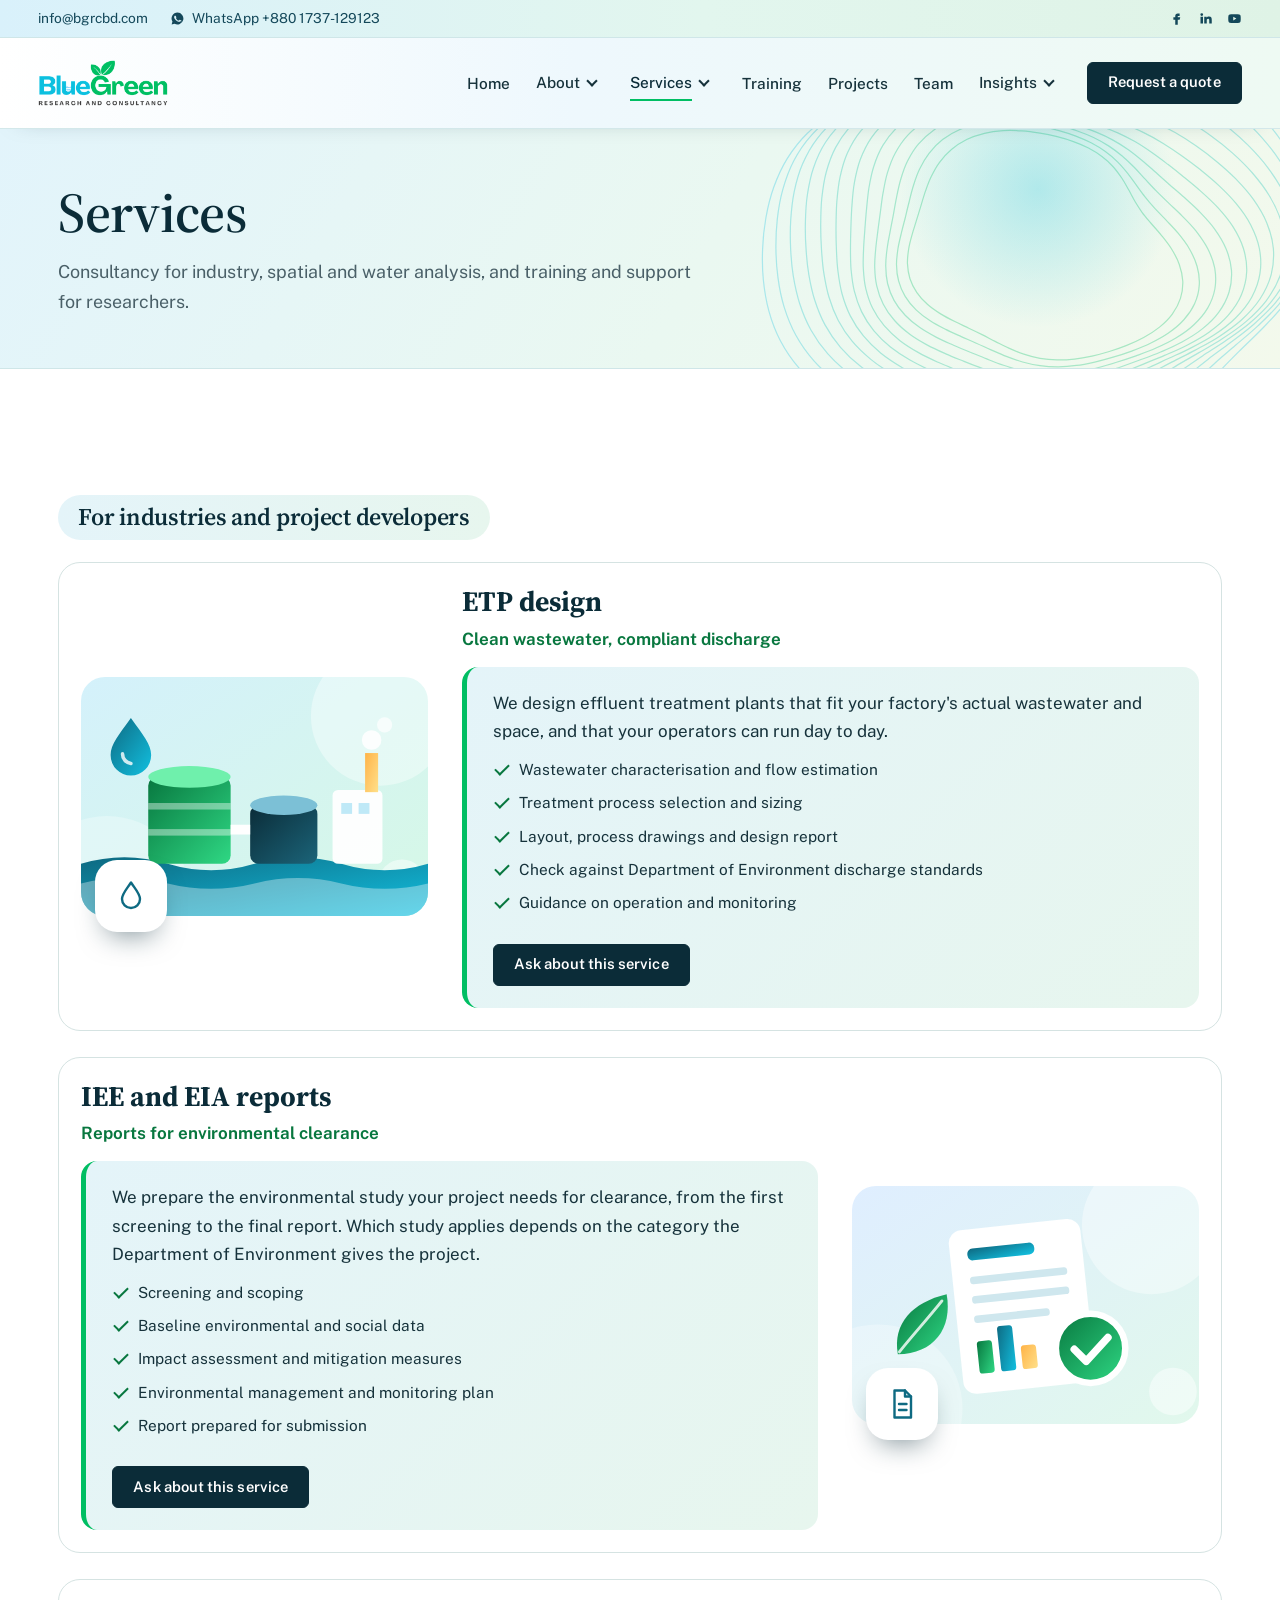
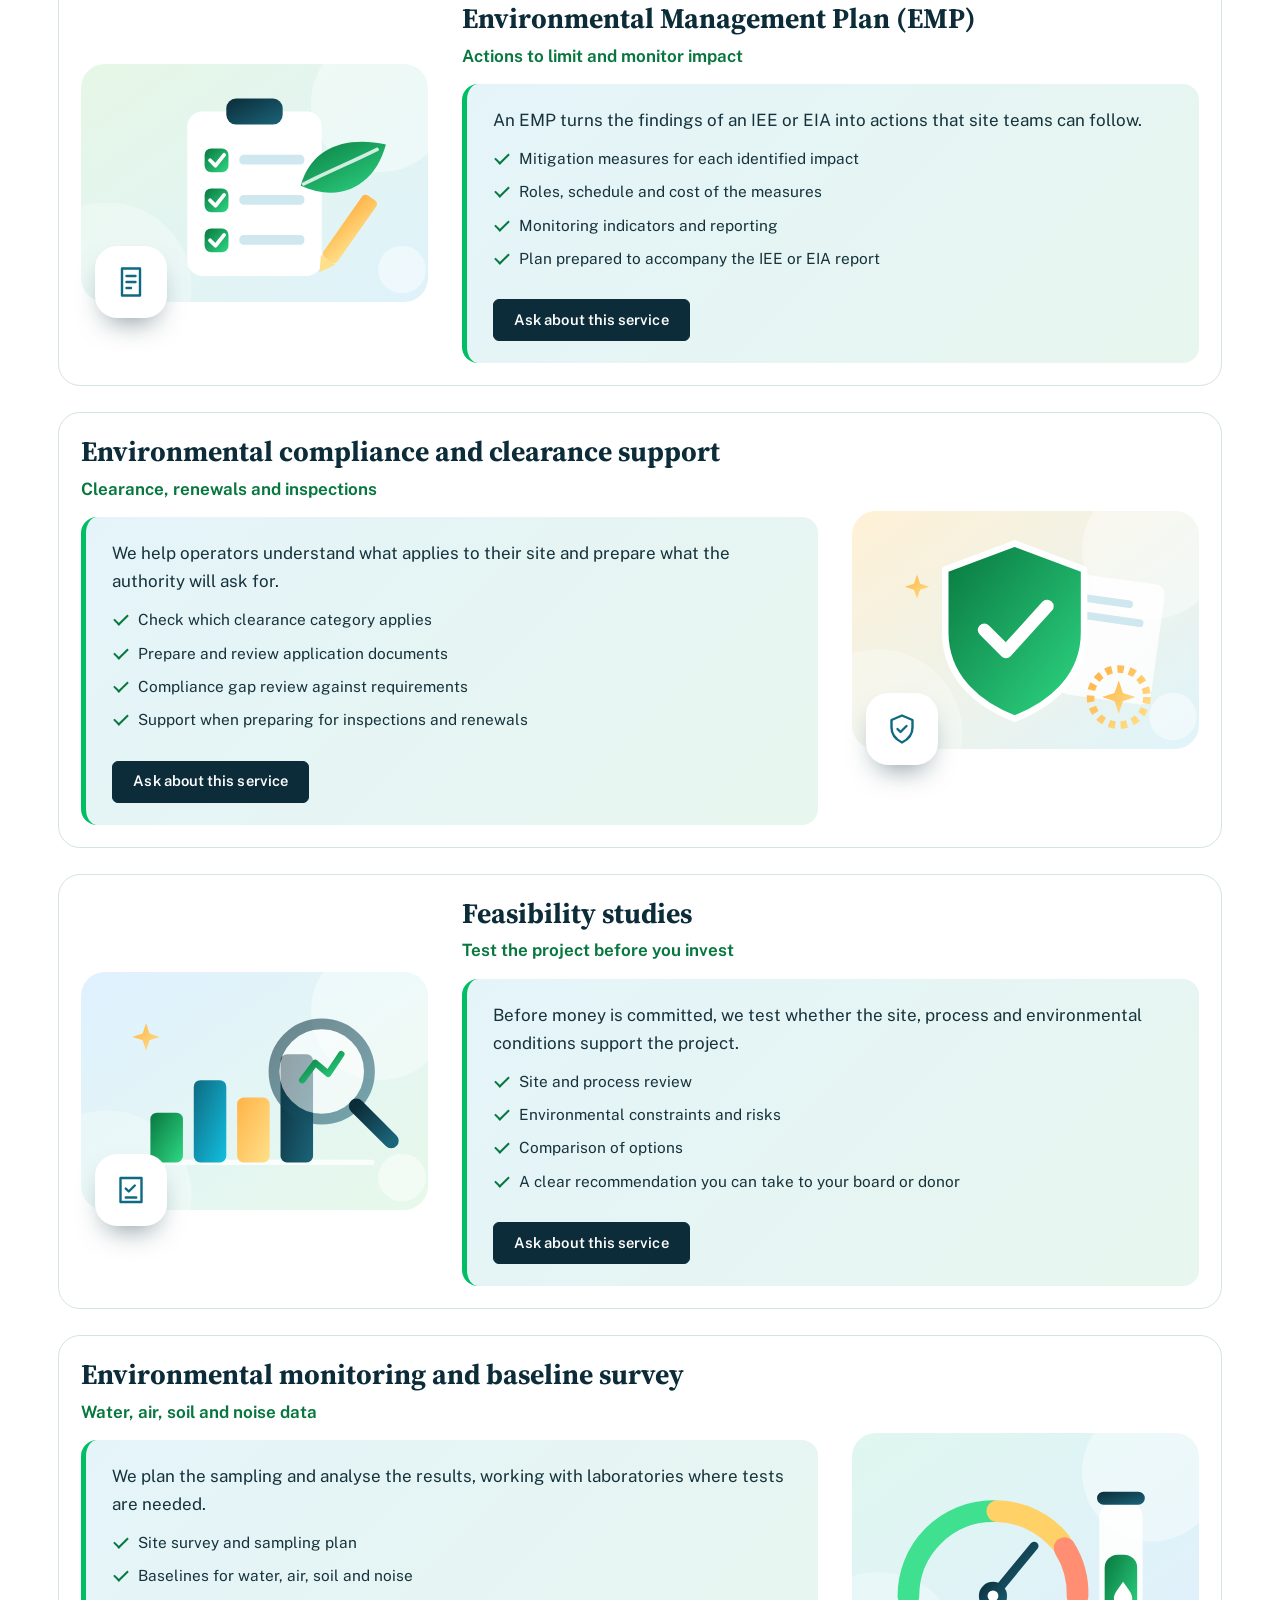
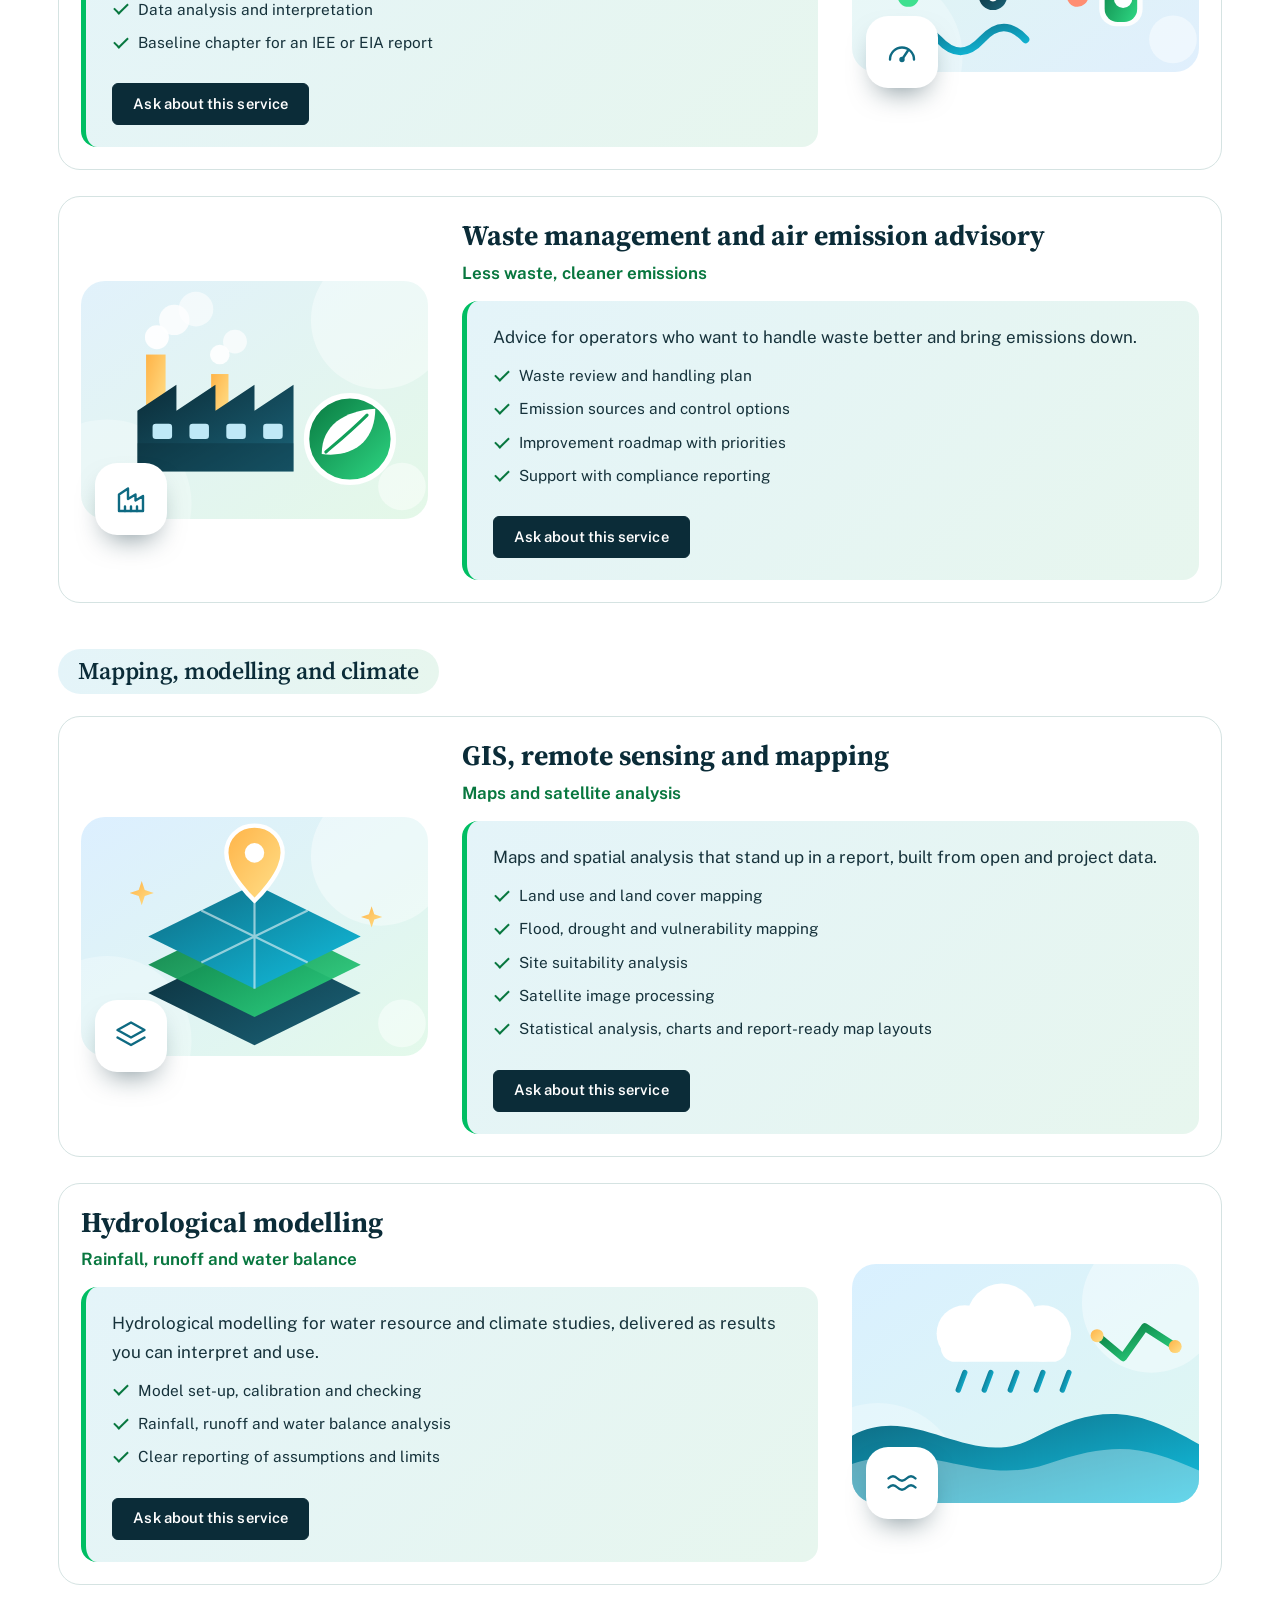
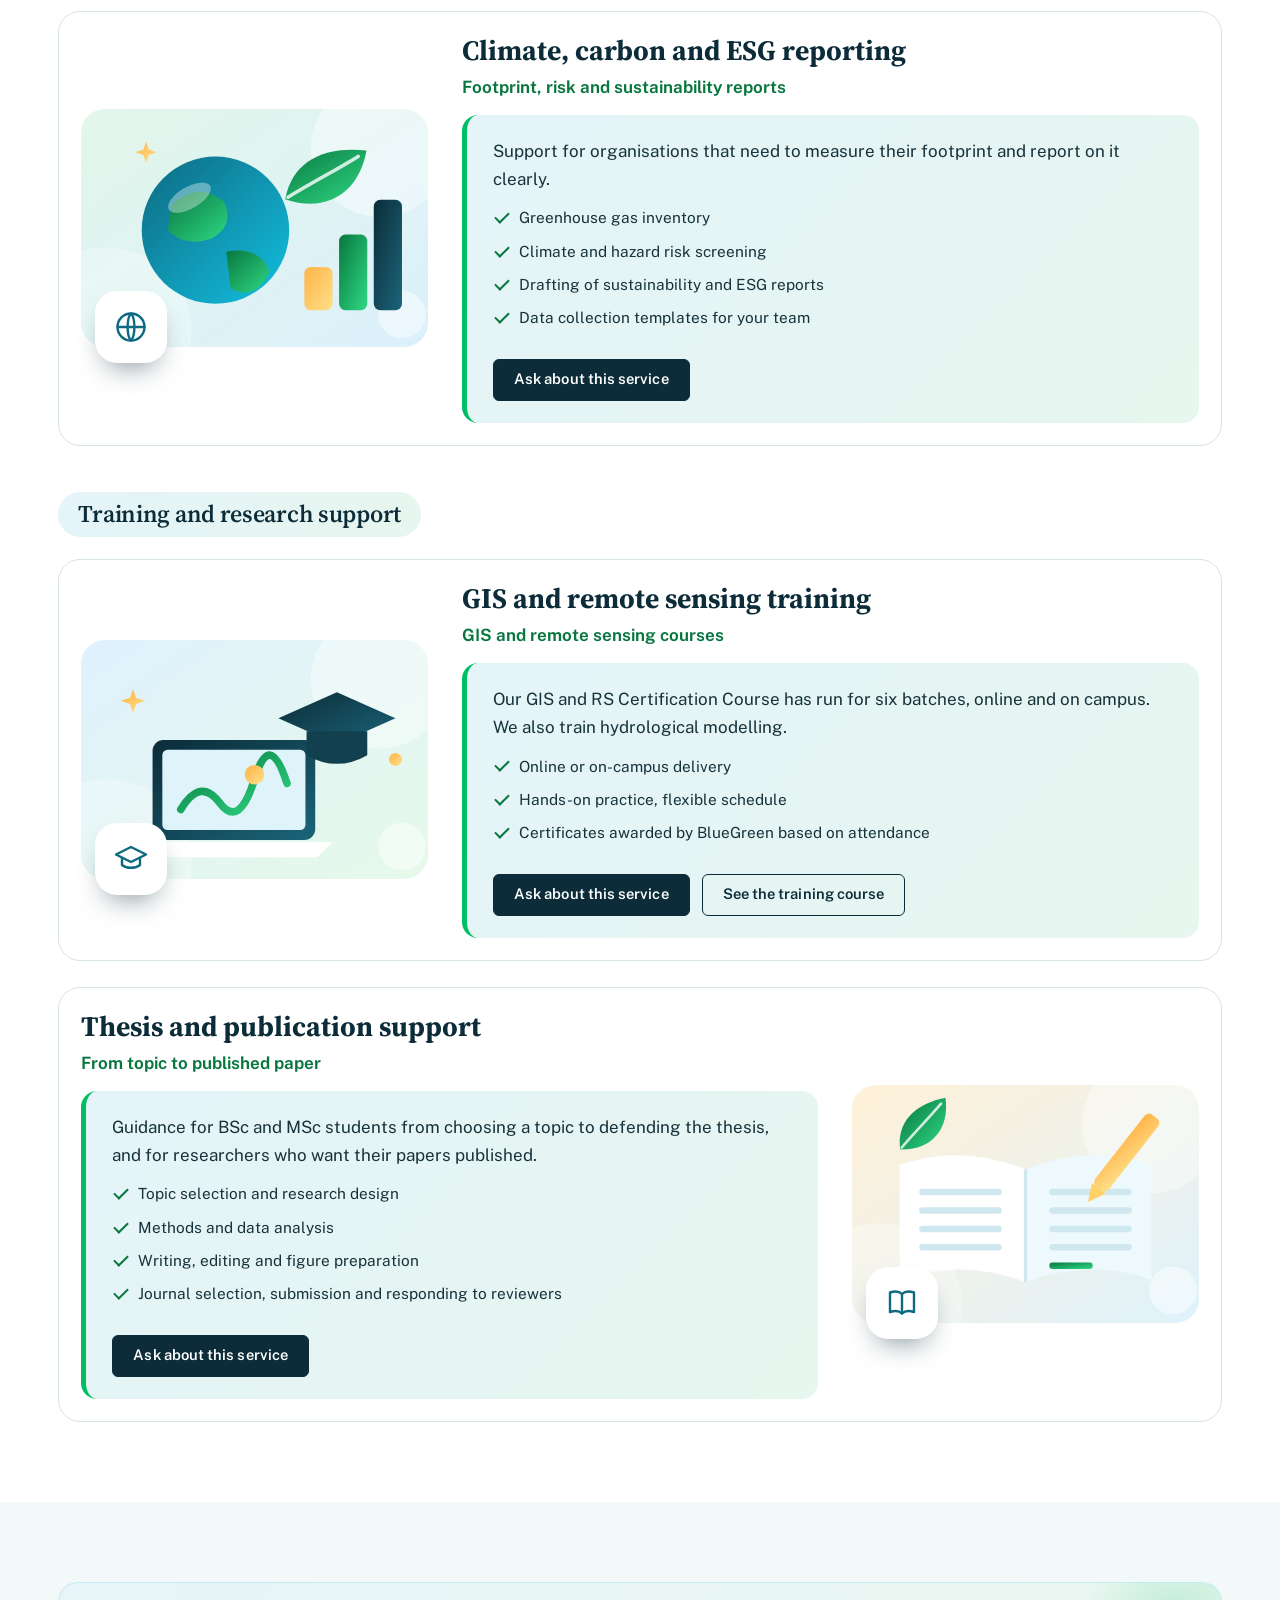
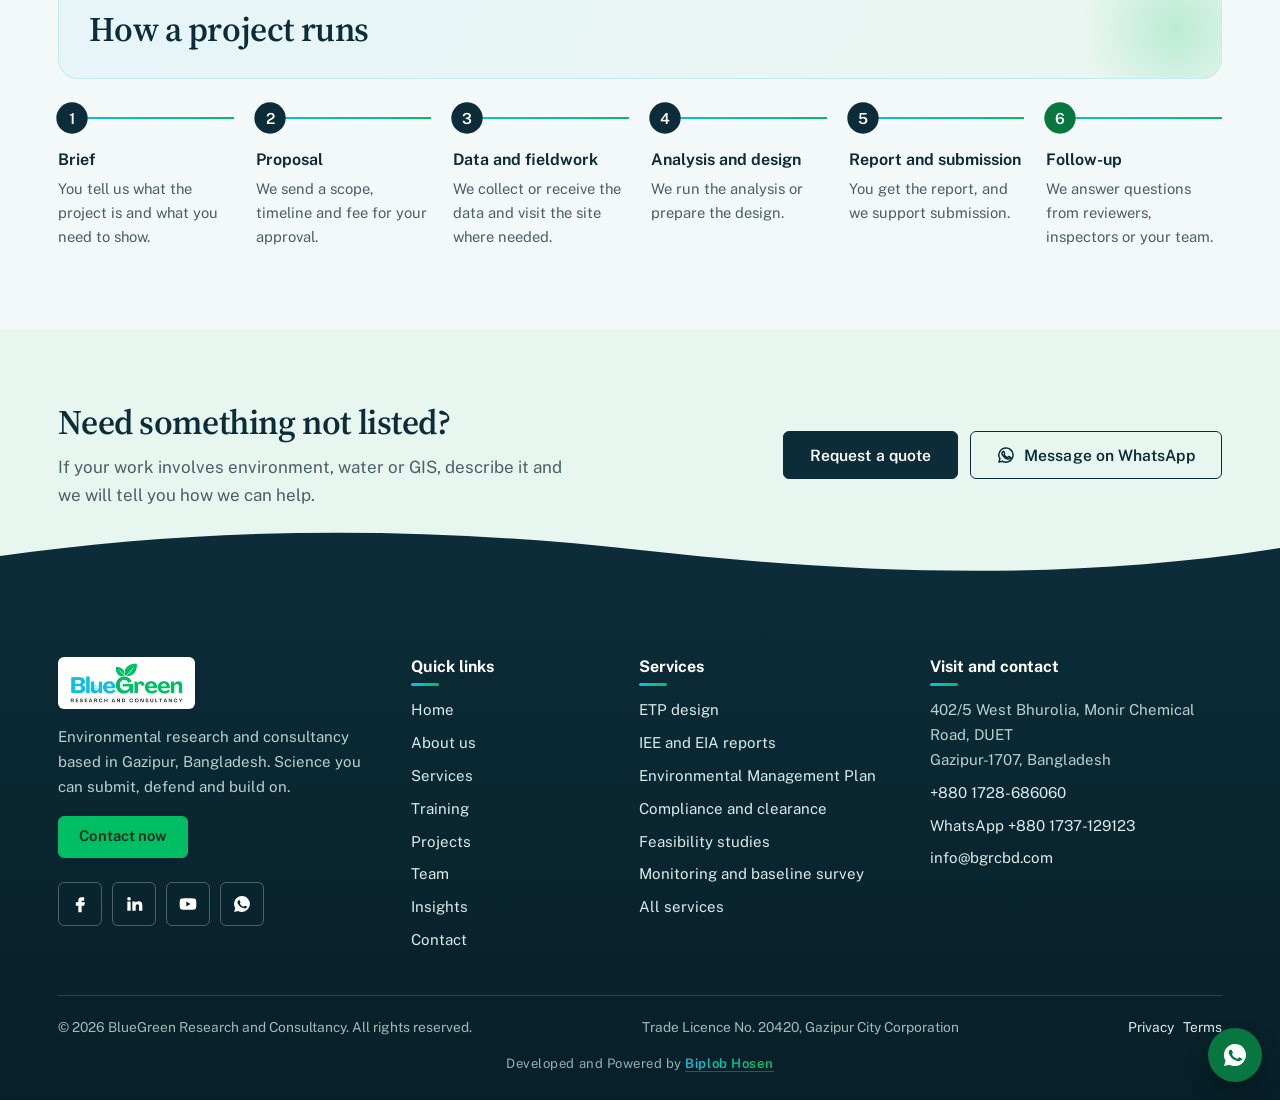
<file: services.html>
<!DOCTYPE html>
<html lang="en"><head><meta charset="utf-8">
<meta name="viewport" content="width=device-width, initial-scale=1">
<title>Services | BlueGreen Research and Consultancy</title>
<meta name="description" content="ETP design, IEE and EIA reports, feasibility studies, GIS and remote sensing, hydrological modelling, training and research support from BlueGreen in Gazipur.">
<meta name="theme-color" content="#0b2c38">
<meta property="og:type" content="website"><meta property="og:site_name" content="BlueGreen Research and Consultancy">
<meta property="og:title" content="Services | BlueGreen Research and Consultancy"><meta property="og:description" content="ETP design, IEE and EIA reports, feasibility studies, GIS and remote sensing, hydrological modelling, training and research support from BlueGreen in Gazipur."><meta property="og:image" content="https://www.bgrcbd.com/images/share.jpg"><meta property="og:url" content="https://www.bgrcbd.com/services"><meta name="twitter:card" content="summary_large_image"><meta name="twitter:image" content="https://www.bgrcbd.com/images/share.jpg">
<link rel="canonical" href="https://www.bgrcbd.com/services">
<link rel="icon" href="favicon.png" sizes="48x48"><link rel="icon" href="favicon-192.png" sizes="192x192" type="image/png"><link rel="apple-touch-icon" href="apple-touch-icon.png">
<link rel="preconnect" href="https://fonts.googleapis.com"><link rel="preconnect" href="https://fonts.gstatic.com" crossorigin>
<link href="https://fonts.googleapis.com/css2?family=Public+Sans:wght@400;500;600;700&family=Source+Serif+4:opsz,wght@8..60,500;8..60,600&display=swap" rel="stylesheet">
<link rel="stylesheet" href="style.css">
<script>document.documentElement.className+=" js"</script>
</head><body>
<a class="skip" href="#main">Skip to content</a>
<div class="topbar"><div class="wrap topbar-in">
<div class="tb-left"><a href="mailto:info@bgrcbd.com">info@bgrcbd.com</a><a href="https://wa.me/8801737129123?text=Hello%20BlueGreen%2C%20I%20would%20like%20to%20discuss%20a%20project." rel="noopener"><svg viewBox="0 0 24 24" aria-hidden="true"><path d="M12 2.5a9.5 9.5 0 0 0-8.1 14.4L2.6 21.5l4.7-1.2A9.5 9.5 0 1 0 12 2.5zm5.3 13.6c-.2.6-1.300 1.200-1.800 1.200-.5.100-1 .2-3.200-.7-2.700-1.100-4.400-3.800-4.600-4-.1-.2-1.100-1.400-1.100-2.700s.7-1.900.9-2.200c.2-.3.500-.3.700-.3h.5c.2 0 .4 0 .6.500l.8 1.900c.1.200.1.400 0 .6l-.4.600c-.2.200-.3.400-.1.700.2.300.8 1.300 1.700 2.100 1.100 1 2.100 1.300 2.400 1.500.3.100.5.100.6-.1l.9-1c.2-.3.400-.2.700-.1l1.800.9c.3.100.5.200.5.300.1.200.1.800-.1 1.300z"/></svg>WhatsApp +880 1737-129123</a></div>
<div class="tb-right"><a href="https://www.facebook.com/bluegreenrand" rel="noopener" aria-label="Facebook"><svg viewBox="0 0 24 24" aria-hidden="true"><path d="M14 8h3V4h-3a4 4 0 0 0-4 4v2H7v4h3v8h4v-8h3l1-4h-4V8z"/></svg></a><a href="https://www.linkedin.com/company/bluegreen-research-and-consuntancy/" rel="noopener" aria-label="LinkedIn"><svg viewBox="0 0 24 24" aria-hidden="true"><path d="M4 9h4v11H4zM6 3.5a2.2 2.2 0 1 1 0 4.4 2.2 2.2 0 0 1 0-4.4zM10 9h3.8v1.6c.6-1 1.9-1.9 3.8-1.9 4 0 4.4 2.6 4.4 6V20h-4v-4.8c0-1.3 0-2.9-1.8-2.9s-2.2 1.4-2.2 2.8V20h-4z"/></svg></a><a href="https://www.youtube.com/@BlueGreenResearchandConsultanc" rel="noopener" aria-label="YouTube"><svg viewBox="0 0 24 24" aria-hidden="true"><path d="M21.6 7.2a2.5 2.5 0 0 0-1.8-1.8C18.2 5 12 5 12 5s-6.2 0-7.8.4A2.5 2.5 0 0 0 2.4 7.2C2 8.8 2 12 2 12s0 3.2.4 4.8a2.5 2.5 0 0 0 1.8 1.8C5.8 19 12 19 12 19s6.2 0 7.8-.4a2.5 2.5 0 0 0 1.8-1.8c.4-1.6.4-4.8.4-4.8s0-3.2-.4-4.8zM10 15V9l5 3z"/></svg></a></div>
</div></div>
<header class="site-header"><nav class="wrap nav" aria-label="Main">
<a class="brand" href="./"><img src="logo.png" width="130" height="46" alt="BlueGreen Research and Consultancy - home"></a>
<button class="nav-toggle" type="button" aria-expanded="false" aria-controls="menu"><span></span><span></span><span></span><span class="sr">Menu</span></button>
<ul id="menu" class="menu"><li><a href="./">Home</a></li><li class="has-sub"><a href="about">About</a><button class="sub-toggle" type="button" aria-expanded="false" aria-label="Open About menu"></button><ul class="sub "><li><a href="about">Who we are</a></li><li><a href="about#mission">Mission and values</a></li><li><a href="about#registration">Registration</a></li></ul></li><li class="has-sub"><a href="services" aria-current="page">Services</a><button class="sub-toggle" type="button" aria-expanded="false" aria-label="Open Services menu"></button><ul class="sub wide"><li><a href="services#etp" class="rich"><span class="mi"><svg class="" viewBox="0 0 24 24" aria-hidden="true"><path d="M12 3C9 7.5 6 10.5 6 14a6 6 0 0 0 12 0c0-3.5-3-6.5-6-11z"/></svg></span><span class="mt"><b>ETP design</b><small>Clean wastewater, compliant discharge</small></span></a></li><li><a href="services#iee-eia" class="rich"><span class="mi"><svg class="" viewBox="0 0 24 24" aria-hidden="true"><path d="M7 3h7l4 4v14H7z"/><path d="M14 3v4h4M10 12h5M10 16h5"/></svg></span><span class="mt"><b>IEE and EIA reports</b><small>Reports for environmental clearance</small></span></a></li><li><a href="services#emp" class="rich"><span class="mi"><svg class="" viewBox="0 0 24 24" aria-hidden="true"><path d="M6 3h12v18H6z"/><path d="M9 8h6M9 12h6M9 16h3"/></svg></span><span class="mt"><b>Environmental Management Plan</b><small>Actions to limit and monitor impact</small></span></a></li><li><a href="services#compliance" class="rich"><span class="mi"><svg class="" viewBox="0 0 24 24" aria-hidden="true"><path d="M12 3 5 6v5c0 5 3 8 7 10 4-2 7-5 7-10V6z"/><path d="m9 12 2 2 4-4"/></svg></span><span class="mt"><b>Compliance and clearance</b><small>Clearance, renewals and inspections</small></span></a></li><li><a href="services#feasibility" class="rich"><span class="mi"><svg class="" viewBox="0 0 24 24" aria-hidden="true"><path d="M5 4h14v16H5z"/><path d="m8.5 11 2 2 4-4M8.5 17h7"/></svg></span><span class="mt"><b>Feasibility studies</b><small>Test the project before you invest</small></span></a></li><li><a href="services#monitoring" class="rich"><span class="mi"><svg class="" viewBox="0 0 24 24" aria-hidden="true"><path d="M4 17a8 8 0 1 1 16 0"/><path d="m12 17 4-6"/><circle cx="12" cy="17" r="1"/></svg></span><span class="mt"><b>Monitoring and baseline survey</b><small>Water, air, soil and noise data</small></span></a></li><li><a href="services#waste-air" class="rich"><span class="mi"><svg class="" viewBox="0 0 24 24" aria-hidden="true"><path d="M4 20h16V10l-5 3V9l-5 3V5L4 9z"/><path d="M8 20v-3M12 20v-3M16 20v-3"/></svg></span><span class="mt"><b>Waste and air emission advice</b><small>Less waste, cleaner emissions</small></span></a></li><li><a href="services#gis" class="rich"><span class="mi"><svg class="" viewBox="0 0 24 24" aria-hidden="true"><path d="m12 3 9 5-9 5-9-5z"/><path d="m3 13 9 5 9-5"/></svg></span><span class="mt"><b>GIS and remote sensing</b><small>Maps and satellite analysis</small></span></a></li><li><a href="services#hydrology" class="rich"><span class="mi"><svg class="" viewBox="0 0 24 24" aria-hidden="true"><path d="M3 9c2-2 4-2 6 0s4 2 6 0 4-2 6 0M3 15c2-2 4-2 6 0s4 2 6 0 4-2 6 0"/></svg></span><span class="mt"><b>Hydrological modelling</b><small>Rainfall, runoff and water balance</small></span></a></li><li><a href="services#climate-esg" class="rich"><span class="mi"><svg class="" viewBox="0 0 24 24" aria-hidden="true"><circle cx="12" cy="12" r="9"/><path d="M3 12h18M12 3c3 3 3 15 0 18M12 3c-3 3-3 15 0 18"/></svg></span><span class="mt"><b>Climate, carbon and ESG</b><small>Footprint, risk and sustainability reports</small></span></a></li><li><a href="services#training" class="rich"><span class="mi"><svg class="" viewBox="0 0 24 24" aria-hidden="true"><path d="m2 9 10-5 10 5-10 5z"/><path d="M6 11.5V16c3 2.5 9 2.5 12 0v-4.5"/></svg></span><span class="mt"><b>GIS and RS training</b><small>GIS and remote sensing courses</small></span></a></li><li><a href="services#thesis" class="rich"><span class="mi"><svg class="" viewBox="0 0 24 24" aria-hidden="true"><path d="M4 5c3-1 6-1 8 1 2-2 5-2 8-1v13c-3-1-6-1-8 1-2-2-5-2-8-1z"/><path d="M12 6v13"/></svg></span><span class="mt"><b>Thesis and publication support</b><small>From topic to published paper</small></span></a></li></ul></li><li><a href="training">Training</a></li><li><a href="projects">Projects</a></li><li><a href="team">Team</a></li><li class="has-sub"><a href="insights">Insights</a><button class="sub-toggle" type="button" aria-expanded="false" aria-label="Open Insights menu"></button><ul class="sub right"><li><a href="insights#iee-eia">IEE or EIA?</a></li><li><a href="insights#etp">Why a factory needs an ETP</a></li><li><a href="insights#gis">What is GIS?</a></li><li><a href="insights#remote-sensing">Satellite images, water and land</a></li><li><a href="insights#thesis">Choosing a thesis topic</a></li></ul></li><li><a class="btn btn-sm" href="contact">Request a quote</a></li></ul>
</nav></header>
<main id="main">
<div class="page-head"><div class="wrap"><h1>Services</h1><p class="lead">Consultancy for industry, spatial and water analysis, and training and support for researchers.</p></div></div>

<section><div class="wrap"><div class="group-head"><h2>For industries and project developers</h2></div><div class="srows"><article class="srow" id="etp"><div class="sart"><img src="images/art/etp.svg" width="320" height="220" alt="" loading="lazy"><span class="ico-badge big"><svg class="" viewBox="0 0 24 24" aria-hidden="true"><path d="M12 3C9 7.5 6 10.5 6 14a6 6 0 0 0 12 0c0-3.5-3-6.5-6-11z"/></svg></span></div><div class="sbody"><h3 class="sname">ETP design</h3><p class="stag">Clean wastewater, compliant discharge</p><div class="scard"><p>We design effluent treatment plants that fit your factory's actual wastewater and space, and that your operators can run day to day.</p><ul class="ticks"><li>Wastewater characterisation and flow estimation</li><li>Treatment process selection and sizing</li><li>Layout, process drawings and design report</li><li>Check against Department of Environment discharge standards</li><li>Guidance on operation and monitoring</li></ul><div class="btn-row"><a class="btn btn-sm" href="contact?topic=etp">Ask about this service</a></div></div></div></article><article class="srow" id="iee-eia"><div class="sart"><img src="images/art/iee-eia.svg" width="320" height="220" alt="" loading="lazy"><span class="ico-badge big"><svg class="" viewBox="0 0 24 24" aria-hidden="true"><path d="M7 3h7l4 4v14H7z"/><path d="M14 3v4h4M10 12h5M10 16h5"/></svg></span></div><div class="sbody"><h3 class="sname">IEE and EIA reports</h3><p class="stag">Reports for environmental clearance</p><div class="scard"><p>We prepare the environmental study your project needs for clearance, from the first screening to the final report. Which study applies depends on the category the Department of Environment gives the project.</p><ul class="ticks"><li>Screening and scoping</li><li>Baseline environmental and social data</li><li>Impact assessment and mitigation measures</li><li>Environmental management and monitoring plan</li><li>Report prepared for submission</li></ul><div class="btn-row"><a class="btn btn-sm" href="contact?topic=iee">Ask about this service</a></div></div></div></article><article class="srow" id="emp"><div class="sart"><img src="images/art/emp.svg" width="320" height="220" alt="" loading="lazy"><span class="ico-badge big"><svg class="" viewBox="0 0 24 24" aria-hidden="true"><path d="M6 3h12v18H6z"/><path d="M9 8h6M9 12h6M9 16h3"/></svg></span></div><div class="sbody"><h3 class="sname">Environmental Management Plan (EMP)</h3><p class="stag">Actions to limit and monitor impact</p><div class="scard"><p>An EMP turns the findings of an IEE or EIA into actions that site teams can follow.</p><ul class="ticks"><li>Mitigation measures for each identified impact</li><li>Roles, schedule and cost of the measures</li><li>Monitoring indicators and reporting</li><li>Plan prepared to accompany the IEE or EIA report</li></ul><div class="btn-row"><a class="btn btn-sm" href="contact?topic=other">Ask about this service</a></div></div></div></article><article class="srow" id="compliance"><div class="sart"><img src="images/art/compliance.svg" width="320" height="220" alt="" loading="lazy"><span class="ico-badge big"><svg class="" viewBox="0 0 24 24" aria-hidden="true"><path d="M12 3 5 6v5c0 5 3 8 7 10 4-2 7-5 7-10V6z"/><path d="m9 12 2 2 4-4"/></svg></span></div><div class="sbody"><h3 class="sname">Environmental compliance and clearance support</h3><p class="stag">Clearance, renewals and inspections</p><div class="scard"><p>We help operators understand what applies to their site and prepare what the authority will ask for.</p><ul class="ticks"><li>Check which clearance category applies</li><li>Prepare and review application documents</li><li>Compliance gap review against requirements</li><li>Support when preparing for inspections and renewals</li></ul><div class="btn-row"><a class="btn btn-sm" href="contact?topic=other">Ask about this service</a></div></div></div></article><article class="srow" id="feasibility"><div class="sart"><img src="images/art/feasibility.svg" width="320" height="220" alt="" loading="lazy"><span class="ico-badge big"><svg class="" viewBox="0 0 24 24" aria-hidden="true"><path d="M5 4h14v16H5z"/><path d="m8.5 11 2 2 4-4M8.5 17h7"/></svg></span></div><div class="sbody"><h3 class="sname">Feasibility studies</h3><p class="stag">Test the project before you invest</p><div class="scard"><p>Before money is committed, we test whether the site, process and environmental conditions support the project.</p><ul class="ticks"><li>Site and process review</li><li>Environmental constraints and risks</li><li>Comparison of options</li><li>A clear recommendation you can take to your board or donor</li></ul><div class="btn-row"><a class="btn btn-sm" href="contact?topic=feasibility">Ask about this service</a></div></div></div></article><article class="srow" id="monitoring"><div class="sart"><img src="images/art/monitoring.svg" width="320" height="220" alt="" loading="lazy"><span class="ico-badge big"><svg class="" viewBox="0 0 24 24" aria-hidden="true"><path d="M4 17a8 8 0 1 1 16 0"/><path d="m12 17 4-6"/><circle cx="12" cy="17" r="1"/></svg></span></div><div class="sbody"><h3 class="sname">Environmental monitoring and baseline survey</h3><p class="stag">Water, air, soil and noise data</p><div class="scard"><p>We plan the sampling and analyse the results, working with laboratories where tests are needed.</p><ul class="ticks"><li>Site survey and sampling plan</li><li>Baselines for water, air, soil and noise</li><li>Data analysis and interpretation</li><li>Baseline chapter for an IEE or EIA report</li></ul><div class="btn-row"><a class="btn btn-sm" href="contact?topic=other">Ask about this service</a></div></div></div></article><article class="srow" id="waste-air"><div class="sart"><img src="images/art/waste-air.svg" width="320" height="220" alt="" loading="lazy"><span class="ico-badge big"><svg class="" viewBox="0 0 24 24" aria-hidden="true"><path d="M4 20h16V10l-5 3V9l-5 3V5L4 9z"/><path d="M8 20v-3M12 20v-3M16 20v-3"/></svg></span></div><div class="sbody"><h3 class="sname">Waste management and air emission advisory</h3><p class="stag">Less waste, cleaner emissions</p><div class="scard"><p>Advice for operators who want to handle waste better and bring emissions down.</p><ul class="ticks"><li>Waste review and handling plan</li><li>Emission sources and control options</li><li>Improvement roadmap with priorities</li><li>Support with compliance reporting</li></ul><div class="btn-row"><a class="btn btn-sm" href="contact?topic=other">Ask about this service</a></div></div></div></article></div><div class="group-head"><h2>Mapping, modelling and climate</h2></div><div class="srows"><article class="srow" id="gis"><div class="sart"><img src="images/art/gis.svg" width="320" height="220" alt="" loading="lazy"><span class="ico-badge big"><svg class="" viewBox="0 0 24 24" aria-hidden="true"><path d="m12 3 9 5-9 5-9-5z"/><path d="m3 13 9 5 9-5"/></svg></span></div><div class="sbody"><h3 class="sname">GIS, remote sensing and mapping</h3><p class="stag">Maps and satellite analysis</p><div class="scard"><p>Maps and spatial analysis that stand up in a report, built from open and project data.</p><ul class="ticks"><li>Land use and land cover mapping</li><li>Flood, drought and vulnerability mapping</li><li>Site suitability analysis</li><li>Satellite image processing</li><li>Statistical analysis, charts and report-ready map layouts</li></ul><div class="btn-row"><a class="btn btn-sm" href="contact?topic=gis">Ask about this service</a></div></div></div></article><article class="srow" id="hydrology"><div class="sart"><img src="images/art/hydrology.svg" width="320" height="220" alt="" loading="lazy"><span class="ico-badge big"><svg class="" viewBox="0 0 24 24" aria-hidden="true"><path d="M3 9c2-2 4-2 6 0s4 2 6 0 4-2 6 0M3 15c2-2 4-2 6 0s4 2 6 0 4-2 6 0"/></svg></span></div><div class="sbody"><h3 class="sname">Hydrological modelling</h3><p class="stag">Rainfall, runoff and water balance</p><div class="scard"><p>Hydrological modelling for water resource and climate studies, delivered as results you can interpret and use.</p><ul class="ticks"><li>Model set-up, calibration and checking</li><li>Rainfall, runoff and water balance analysis</li><li>Clear reporting of assumptions and limits</li></ul><div class="btn-row"><a class="btn btn-sm" href="contact?topic=hydrology">Ask about this service</a></div></div></div></article><article class="srow" id="climate-esg"><div class="sart"><img src="images/art/climate-esg.svg" width="320" height="220" alt="" loading="lazy"><span class="ico-badge big"><svg class="" viewBox="0 0 24 24" aria-hidden="true"><circle cx="12" cy="12" r="9"/><path d="M3 12h18M12 3c3 3 3 15 0 18M12 3c-3 3-3 15 0 18"/></svg></span></div><div class="sbody"><h3 class="sname">Climate, carbon and ESG reporting</h3><p class="stag">Footprint, risk and sustainability reports</p><div class="scard"><p>Support for organisations that need to measure their footprint and report on it clearly.</p><ul class="ticks"><li>Greenhouse gas inventory</li><li>Climate and hazard risk screening</li><li>Drafting of sustainability and ESG reports</li><li>Data collection templates for your team</li></ul><div class="btn-row"><a class="btn btn-sm" href="contact?topic=other">Ask about this service</a></div></div></div></article></div><div class="group-head"><h2>Training and research support</h2></div><div class="srows"><article class="srow" id="training"><div class="sart"><img src="images/art/training.svg" width="320" height="220" alt="" loading="lazy"><span class="ico-badge big"><svg class="" viewBox="0 0 24 24" aria-hidden="true"><path d="m2 9 10-5 10 5-10 5z"/><path d="M6 11.5V16c3 2.5 9 2.5 12 0v-4.5"/></svg></span></div><div class="sbody"><h3 class="sname">GIS and remote sensing training</h3><p class="stag">GIS and remote sensing courses</p><div class="scard"><p>Our GIS and RS Certification Course has run for six batches, online and on campus. We also train hydrological modelling.</p><ul class="ticks"><li>Online or on-campus delivery</li><li>Hands-on practice, flexible schedule</li><li>Certificates awarded by BlueGreen based on attendance</li></ul><div class="btn-row"><a class="btn btn-sm" href="contact?topic=training">Ask about this service</a><a class="btn btn-sm btn-line" href="training">See the training course</a></div></div></div></article><article class="srow" id="thesis"><div class="sart"><img src="images/art/thesis.svg" width="320" height="220" alt="" loading="lazy"><span class="ico-badge big"><svg class="" viewBox="0 0 24 24" aria-hidden="true"><path d="M4 5c3-1 6-1 8 1 2-2 5-2 8-1v13c-3-1-6-1-8 1-2-2-5-2-8-1z"/><path d="M12 6v13"/></svg></span></div><div class="sbody"><h3 class="sname">Thesis and publication support</h3><p class="stag">From topic to published paper</p><div class="scard"><p>Guidance for BSc and MSc students from choosing a topic to defending the thesis, and for researchers who want their papers published.</p><ul class="ticks"><li>Topic selection and research design</li><li>Methods and data analysis</li><li>Writing, editing and figure preparation</li><li>Journal selection, submission and responding to reviewers</li></ul><div class="btn-row"><a class="btn btn-sm" href="contact?topic=thesis">Ask about this service</a></div></div></div></article></div></div></section>
<section class="mist"><div class="wrap">
<div class="sec-head"><h2>How a project runs</h2></div>
<ol class="steps"><li><h3>Brief</h3><p>You tell us what the project is and what you need to show.</p></li><li><h3>Proposal</h3><p>We send a scope, timeline and fee for your approval.</p></li><li><h3>Data and fieldwork</h3><p>We collect or receive the data and visit the site where needed.</p></li><li><h3>Analysis and design</h3><p>We run the analysis or prepare the design.</p></li><li><h3>Report and submission</h3><p>You get the report, and we support submission.</p></li><li><h3>Follow-up</h3><p>We answer questions from reviewers, inspectors or your team.</p></li></ol></div></section>
<section class="cta"><div class="wrap cta-in"><div><h2>Need something not listed?</h2><p>If your work involves environment, water or GIS, describe it and we will tell you how we can help.</p></div>
<div class="btn-row"><a class="btn" href="contact">Request a quote</a><a class="btn btn-line" href="https://wa.me/8801737129123?text=Hello%20BlueGreen%2C%20I%20would%20like%20to%20discuss%20a%20project." rel="noopener"><svg viewBox="0 0 24 24" aria-hidden="true"><path d="M12 2.5a9.5 9.5 0 0 0-8.1 14.4L2.6 21.5l4.7-1.2A9.5 9.5 0 1 0 12 2.5zm5.3 13.6c-.2.6-1.300 1.200-1.800 1.200-.5.100-1 .2-3.200-.7-2.700-1.100-4.400-3.800-4.600-4-.1-.2-1.100-1.400-1.100-2.700s.7-1.900.9-2.200c.2-.3.500-.3.700-.3h.5c.2 0 .4 0 .6.500l.8 1.900c.1.200.1.400 0 .6l-.4.600c-.2.200-.3.400-.1.700.2.300.8 1.300 1.700 2.100 1.100 1 2.100 1.300 2.400 1.500.3.100.5.100.6-.1l.9-1c.2-.3.400-.2.700-.1l1.800.9c.3.100.5.200.5.300.1.200.1.800-.1 1.300z"/></svg>Message on WhatsApp</a></div></div></section>
</main>
<footer class="wtop" style="--bg:var(--ink)"><div class="wrap">
<div class="foot-grid">
<div><a class="brand-box" href="./"><img src="logo.png" width="113" height="40" alt="BlueGreen Research and Consultancy"></a>
<p>Environmental research and consultancy based in Gazipur, Bangladesh. Science you can submit, defend and build on.</p>
<a class="btn btn-leaf btn-sm" href="contact">Contact now</a>
<div class="socials"><a href="https://www.facebook.com/bluegreenrand" rel="noopener" aria-label="Facebook"><svg viewBox="0 0 24 24" aria-hidden="true"><path d="M14 8h3V4h-3a4 4 0 0 0-4 4v2H7v4h3v8h4v-8h3l1-4h-4V8z"/></svg></a><a href="https://www.linkedin.com/company/bluegreen-research-and-consuntancy/" rel="noopener" aria-label="LinkedIn"><svg viewBox="0 0 24 24" aria-hidden="true"><path d="M4 9h4v11H4zM6 3.5a2.2 2.2 0 1 1 0 4.4 2.2 2.2 0 0 1 0-4.4zM10 9h3.8v1.6c.6-1 1.9-1.9 3.8-1.9 4 0 4.4 2.6 4.4 6V20h-4v-4.8c0-1.3 0-2.9-1.8-2.9s-2.2 1.4-2.2 2.8V20h-4z"/></svg></a><a href="https://www.youtube.com/@BlueGreenResearchandConsultanc" rel="noopener" aria-label="YouTube"><svg viewBox="0 0 24 24" aria-hidden="true"><path d="M21.6 7.2a2.5 2.5 0 0 0-1.8-1.8C18.2 5 12 5 12 5s-6.2 0-7.8.4A2.5 2.5 0 0 0 2.4 7.2C2 8.8 2 12 2 12s0 3.2.4 4.8a2.5 2.5 0 0 0 1.8 1.8C5.8 19 12 19 12 19s6.2 0 7.8-.4a2.5 2.5 0 0 0 1.8-1.8c.4-1.6.4-4.8.4-4.8s0-3.2-.4-4.8zM10 15V9l5 3z"/></svg></a><a href="https://wa.me/8801737129123?text=Hello%20BlueGreen%2C%20I%20would%20like%20to%20discuss%20a%20project." rel="noopener" aria-label="WhatsApp"><svg viewBox="0 0 24 24" aria-hidden="true"><path d="M12 2.5a9.5 9.5 0 0 0-8.1 14.4L2.6 21.5l4.7-1.2A9.5 9.5 0 1 0 12 2.5zm5.3 13.6c-.2.6-1.300 1.200-1.800 1.200-.5.100-1 .2-3.200-.7-2.700-1.100-4.400-3.800-4.600-4-.1-.2-1.100-1.400-1.100-2.700s.7-1.900.9-2.200c.2-.3.500-.3.700-.3h.5c.2 0 .4 0 .6.500l.8 1.900c.1.200.1.400 0 .6l-.4.600c-.2.200-.3.400-.1.700.2.300.8 1.300 1.700 2.100 1.100 1 2.100 1.300 2.400 1.500.3.100.5.100.6-.1l.9-1c.2-.3.400-.2.700-.1l1.800.9c.3.100.5.200.5.300.1.200.1.800-.1 1.300z"/></svg></a></div></div>
<div><h2 class="ft">Quick links</h2><ul><li><a href="./">Home</a></li><li><a href="about">About us</a></li><li><a href="services">Services</a></li><li><a href="training">Training</a></li><li><a href="projects">Projects</a></li><li><a href="team">Team</a></li><li><a href="insights">Insights</a></li><li><a href="contact">Contact</a></li></ul></div>
<div><h2 class="ft">Services</h2><ul><li><a href="services#etp">ETP design</a></li><li><a href="services#iee-eia">IEE and EIA reports</a></li><li><a href="services#emp">Environmental Management Plan</a></li><li><a href="services#compliance">Compliance and clearance</a></li><li><a href="services#feasibility">Feasibility studies</a></li><li><a href="services#monitoring">Monitoring and baseline survey</a></li><li><a href="services">All services</a></li></ul></div>
<div><h2 class="ft">Visit and contact</h2><ul><li>402/5 West Bhurolia, Monir Chemical Road, DUET<br>Gazipur-1707, Bangladesh</li><li><a href="tel:+8801728686060">+880 1728-686060</a></li><li><a href="https://wa.me/8801737129123?text=Hello%20BlueGreen%2C%20I%20would%20like%20to%20discuss%20a%20project." rel="noopener">WhatsApp +880 1737-129123</a></li><li><a href="mailto:info@bgrcbd.com">info@bgrcbd.com</a></li></ul></div>
</div>
<div class="foot-base"><span>&copy; <span id="year">2026</span> BlueGreen Research and Consultancy. All rights reserved.</span>
<span>Trade Licence No. 20420, Gazipur City Corporation</span>
<span><a href="privacy">Privacy</a> &nbsp; <a href="terms">Terms</a></span></div>
<div class="credit">Developed and Powered by <a href="team#p-biplob-hosen">Biplob Hosen</a></div>
</div></footer>
<a class="wa" href="https://wa.me/8801737129123?text=Hello%20BlueGreen%2C%20I%20would%20like%20to%20discuss%20a%20project." rel="noopener" aria-label="Chat with us on WhatsApp"><svg viewBox="0 0 24 24" aria-hidden="true"><path d="M12 2.5a9.5 9.5 0 0 0-8.1 14.4L2.6 21.5l4.7-1.2A9.5 9.5 0 1 0 12 2.5zm5.3 13.6c-.2.6-1.300 1.200-1.800 1.200-.5.100-1 .2-3.200-.7-2.700-1.100-4.400-3.800-4.600-4-.1-.2-1.100-1.400-1.100-2.700s.7-1.900.9-2.200c.2-.3.500-.3.700-.3h.5c.2 0 .4 0 .6.500l.8 1.900c.1.200.1.400 0 .6l-.4.600c-.2.200-.3.400-.1.700.2.300.8 1.300 1.700 2.100 1.100 1 2.100 1.300 2.400 1.500.3.100.5.100.6-.1l.9-1c.2-.3.400-.2.700-.1l1.800.9c.3.100.5.200.5.300.1.200.1.800-.1 1.300z"/></svg></a>
<script src="script.js"></script>
</body></html>
</file>
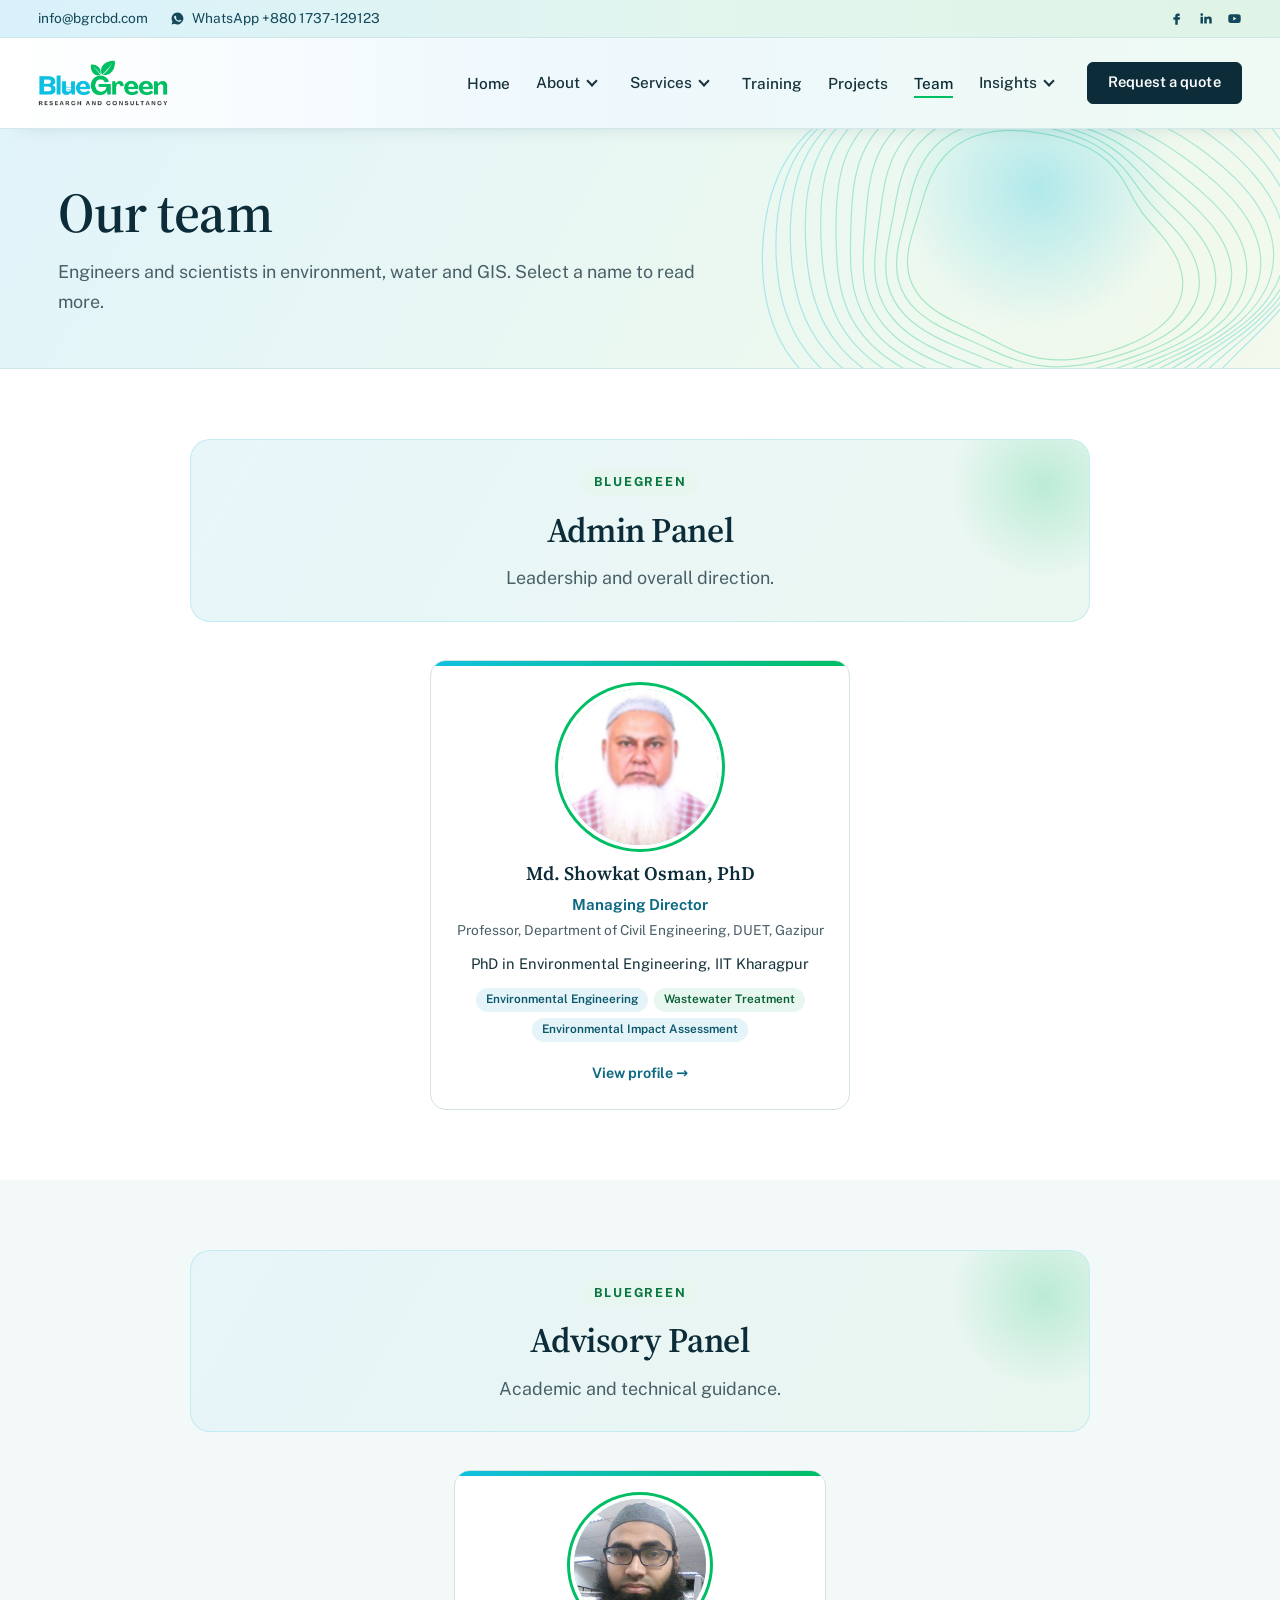
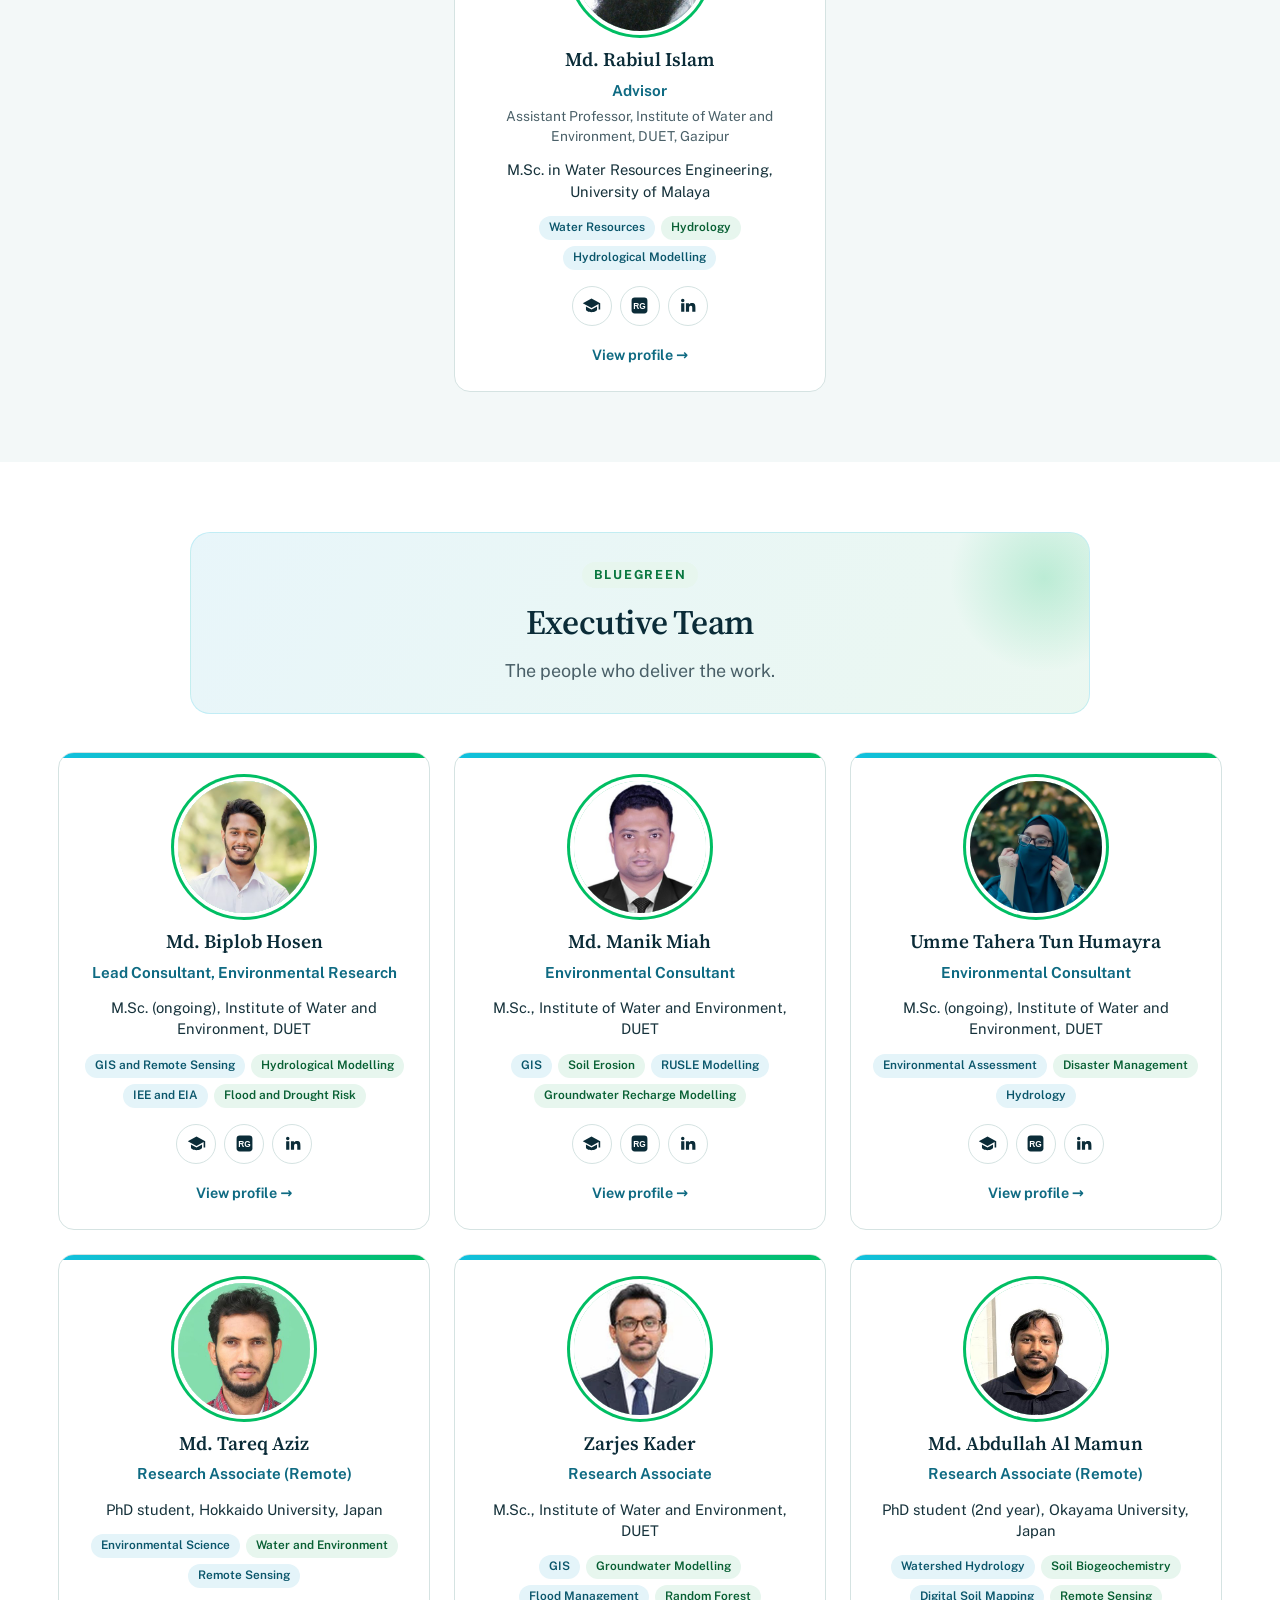
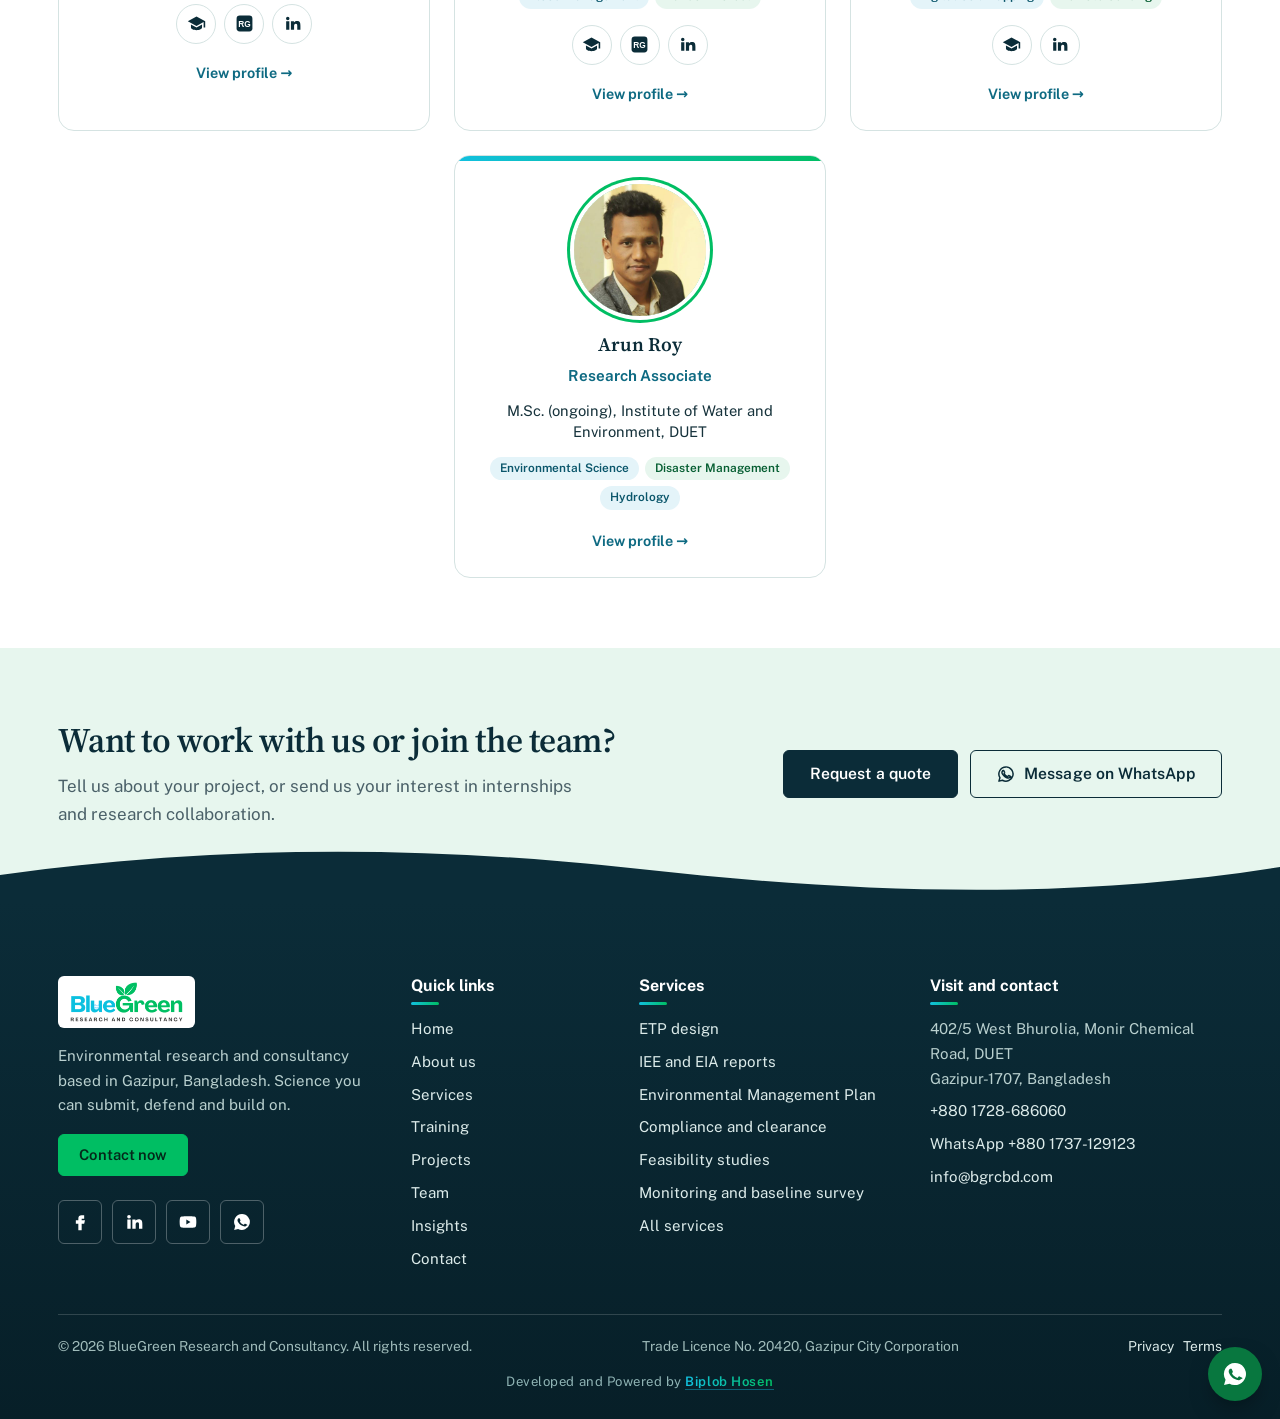
<file: team.html>
<!DOCTYPE html>
<html lang="en"><head><meta charset="utf-8">
<meta name="viewport" content="width=device-width, initial-scale=1">
<title>Team | BlueGreen Research and Consultancy</title>
<meta name="description" content="Meet the BlueGreen team: environmental engineering, environmental science, GIS, remote sensing and hydrological modelling specialists.">
<meta name="theme-color" content="#0b2c38">
<meta property="og:type" content="website"><meta property="og:site_name" content="BlueGreen Research and Consultancy">
<meta property="og:title" content="Team | BlueGreen Research and Consultancy"><meta property="og:description" content="Meet the BlueGreen team: environmental engineering, environmental science, GIS, remote sensing and hydrological modelling specialists."><meta property="og:image" content="https://www.bgrcbd.com/images/share.jpg"><meta property="og:url" content="https://www.bgrcbd.com/team"><meta name="twitter:card" content="summary_large_image"><meta name="twitter:image" content="https://www.bgrcbd.com/images/share.jpg">
<link rel="canonical" href="https://www.bgrcbd.com/team">
<link rel="icon" href="favicon.png" sizes="48x48"><link rel="icon" href="favicon-192.png" sizes="192x192" type="image/png"><link rel="apple-touch-icon" href="apple-touch-icon.png">
<link rel="preconnect" href="https://fonts.googleapis.com"><link rel="preconnect" href="https://fonts.gstatic.com" crossorigin>
<link href="https://fonts.googleapis.com/css2?family=Public+Sans:wght@400;500;600;700&family=Source+Serif+4:opsz,wght@8..60,500;8..60,600&display=swap" rel="stylesheet">
<link rel="stylesheet" href="style.css">
<script>document.documentElement.className+=" js"</script>
</head><body>
<a class="skip" href="#main">Skip to content</a>
<div class="topbar"><div class="wrap topbar-in">
<div class="tb-left"><a href="mailto:info@bgrcbd.com">info@bgrcbd.com</a><a href="https://wa.me/8801737129123?text=Hello%20BlueGreen%2C%20I%20would%20like%20to%20discuss%20a%20project." rel="noopener"><svg viewBox="0 0 24 24" aria-hidden="true"><path d="M12 2.5a9.5 9.5 0 0 0-8.1 14.4L2.6 21.5l4.7-1.2A9.5 9.5 0 1 0 12 2.5zm5.3 13.6c-.2.6-1.300 1.200-1.800 1.200-.5.100-1 .2-3.200-.7-2.700-1.100-4.400-3.800-4.600-4-.1-.2-1.100-1.400-1.100-2.700s.7-1.900.9-2.200c.2-.3.500-.3.700-.3h.5c.2 0 .4 0 .6.500l.8 1.900c.1.200.1.400 0 .6l-.4.600c-.2.200-.3.400-.1.700.2.300.8 1.300 1.700 2.100 1.100 1 2.100 1.300 2.400 1.500.3.100.5.100.6-.1l.9-1c.2-.3.400-.2.700-.1l1.800.9c.3.100.5.200.5.300.1.200.1.800-.1 1.300z"/></svg>WhatsApp +880 1737-129123</a></div>
<div class="tb-right"><a href="https://www.facebook.com/bluegreenrand" rel="noopener" aria-label="Facebook"><svg viewBox="0 0 24 24" aria-hidden="true"><path d="M14 8h3V4h-3a4 4 0 0 0-4 4v2H7v4h3v8h4v-8h3l1-4h-4V8z"/></svg></a><a href="https://www.linkedin.com/company/bluegreen-research-and-consuntancy/" rel="noopener" aria-label="LinkedIn"><svg viewBox="0 0 24 24" aria-hidden="true"><path d="M4 9h4v11H4zM6 3.5a2.2 2.2 0 1 1 0 4.4 2.2 2.2 0 0 1 0-4.4zM10 9h3.8v1.6c.6-1 1.9-1.9 3.8-1.9 4 0 4.4 2.6 4.4 6V20h-4v-4.8c0-1.3 0-2.9-1.8-2.9s-2.2 1.4-2.2 2.8V20h-4z"/></svg></a><a href="https://www.youtube.com/@BlueGreenResearchandConsultanc" rel="noopener" aria-label="YouTube"><svg viewBox="0 0 24 24" aria-hidden="true"><path d="M21.6 7.2a2.5 2.5 0 0 0-1.8-1.8C18.2 5 12 5 12 5s-6.2 0-7.8.4A2.5 2.5 0 0 0 2.4 7.2C2 8.8 2 12 2 12s0 3.2.4 4.8a2.5 2.5 0 0 0 1.8 1.8C5.8 19 12 19 12 19s6.2 0 7.8-.4a2.5 2.5 0 0 0 1.8-1.8c.4-1.6.4-4.8.4-4.8s0-3.2-.4-4.8zM10 15V9l5 3z"/></svg></a></div>
</div></div>
<header class="site-header"><nav class="wrap nav" aria-label="Main">
<a class="brand" href="./"><img src="logo.png" width="130" height="46" alt="BlueGreen Research and Consultancy - home"></a>
<button class="nav-toggle" type="button" aria-expanded="false" aria-controls="menu"><span></span><span></span><span></span><span class="sr">Menu</span></button>
<ul id="menu" class="menu"><li><a href="./">Home</a></li><li class="has-sub"><a href="about">About</a><button class="sub-toggle" type="button" aria-expanded="false" aria-label="Open About menu"></button><ul class="sub "><li><a href="about">Who we are</a></li><li><a href="about#mission">Mission and values</a></li><li><a href="about#registration">Registration</a></li></ul></li><li class="has-sub"><a href="services">Services</a><button class="sub-toggle" type="button" aria-expanded="false" aria-label="Open Services menu"></button><ul class="sub wide"><li><a href="services#etp" class="rich"><span class="mi"><svg class="" viewBox="0 0 24 24" aria-hidden="true"><path d="M12 3C9 7.5 6 10.5 6 14a6 6 0 0 0 12 0c0-3.5-3-6.5-6-11z"/></svg></span><span class="mt"><b>ETP design</b><small>Clean wastewater, compliant discharge</small></span></a></li><li><a href="services#iee-eia" class="rich"><span class="mi"><svg class="" viewBox="0 0 24 24" aria-hidden="true"><path d="M7 3h7l4 4v14H7z"/><path d="M14 3v4h4M10 12h5M10 16h5"/></svg></span><span class="mt"><b>IEE and EIA reports</b><small>Reports for environmental clearance</small></span></a></li><li><a href="services#emp" class="rich"><span class="mi"><svg class="" viewBox="0 0 24 24" aria-hidden="true"><path d="M6 3h12v18H6z"/><path d="M9 8h6M9 12h6M9 16h3"/></svg></span><span class="mt"><b>Environmental Management Plan</b><small>Actions to limit and monitor impact</small></span></a></li><li><a href="services#compliance" class="rich"><span class="mi"><svg class="" viewBox="0 0 24 24" aria-hidden="true"><path d="M12 3 5 6v5c0 5 3 8 7 10 4-2 7-5 7-10V6z"/><path d="m9 12 2 2 4-4"/></svg></span><span class="mt"><b>Compliance and clearance</b><small>Clearance, renewals and inspections</small></span></a></li><li><a href="services#feasibility" class="rich"><span class="mi"><svg class="" viewBox="0 0 24 24" aria-hidden="true"><path d="M5 4h14v16H5z"/><path d="m8.5 11 2 2 4-4M8.5 17h7"/></svg></span><span class="mt"><b>Feasibility studies</b><small>Test the project before you invest</small></span></a></li><li><a href="services#monitoring" class="rich"><span class="mi"><svg class="" viewBox="0 0 24 24" aria-hidden="true"><path d="M4 17a8 8 0 1 1 16 0"/><path d="m12 17 4-6"/><circle cx="12" cy="17" r="1"/></svg></span><span class="mt"><b>Monitoring and baseline survey</b><small>Water, air, soil and noise data</small></span></a></li><li><a href="services#waste-air" class="rich"><span class="mi"><svg class="" viewBox="0 0 24 24" aria-hidden="true"><path d="M4 20h16V10l-5 3V9l-5 3V5L4 9z"/><path d="M8 20v-3M12 20v-3M16 20v-3"/></svg></span><span class="mt"><b>Waste and air emission advice</b><small>Less waste, cleaner emissions</small></span></a></li><li><a href="services#gis" class="rich"><span class="mi"><svg class="" viewBox="0 0 24 24" aria-hidden="true"><path d="m12 3 9 5-9 5-9-5z"/><path d="m3 13 9 5 9-5"/></svg></span><span class="mt"><b>GIS and remote sensing</b><small>Maps and satellite analysis</small></span></a></li><li><a href="services#hydrology" class="rich"><span class="mi"><svg class="" viewBox="0 0 24 24" aria-hidden="true"><path d="M3 9c2-2 4-2 6 0s4 2 6 0 4-2 6 0M3 15c2-2 4-2 6 0s4 2 6 0 4-2 6 0"/></svg></span><span class="mt"><b>Hydrological modelling</b><small>Rainfall, runoff and water balance</small></span></a></li><li><a href="services#climate-esg" class="rich"><span class="mi"><svg class="" viewBox="0 0 24 24" aria-hidden="true"><circle cx="12" cy="12" r="9"/><path d="M3 12h18M12 3c3 3 3 15 0 18M12 3c-3 3-3 15 0 18"/></svg></span><span class="mt"><b>Climate, carbon and ESG</b><small>Footprint, risk and sustainability reports</small></span></a></li><li><a href="services#training" class="rich"><span class="mi"><svg class="" viewBox="0 0 24 24" aria-hidden="true"><path d="m2 9 10-5 10 5-10 5z"/><path d="M6 11.5V16c3 2.5 9 2.5 12 0v-4.5"/></svg></span><span class="mt"><b>GIS and RS training</b><small>GIS and remote sensing courses</small></span></a></li><li><a href="services#thesis" class="rich"><span class="mi"><svg class="" viewBox="0 0 24 24" aria-hidden="true"><path d="M4 5c3-1 6-1 8 1 2-2 5-2 8-1v13c-3-1-6-1-8 1-2-2-5-2-8-1z"/><path d="M12 6v13"/></svg></span><span class="mt"><b>Thesis and publication support</b><small>From topic to published paper</small></span></a></li></ul></li><li><a href="training">Training</a></li><li><a href="projects">Projects</a></li><li><a href="team" aria-current="page">Team</a></li><li class="has-sub"><a href="insights">Insights</a><button class="sub-toggle" type="button" aria-expanded="false" aria-label="Open Insights menu"></button><ul class="sub right"><li><a href="insights#iee-eia">IEE or EIA?</a></li><li><a href="insights#etp">Why a factory needs an ETP</a></li><li><a href="insights#gis">What is GIS?</a></li><li><a href="insights#remote-sensing">Satellite images, water and land</a></li><li><a href="insights#thesis">Choosing a thesis topic</a></li></ul></li><li><a class="btn btn-sm" href="contact">Request a quote</a></li></ul>
</nav></header>
<main id="main">
<div class="page-head"><div class="wrap"><h1>Our team</h1><p class="lead">Engineers and scientists in environment, water and GIS. Select a name to read more.</p></div></div>

<section class="team-panel"><div class="wrap"><div class="sec-head center"><span class="kicker">BlueGreen</span><h2>Admin Panel</h2><p class="lead">Leadership and overall direction.</p></div><div class="team-row"><article id="p-showkat-osman" class="member lead" data-open="m-showkat-osman"><button type="button" class="m-photo" data-open="m-showkat-osman" aria-label="Open profile of Md. Showkat Osman, PhD"><img class="ph" src="images/team/showkat-osman.jpg" width="132" height="132" alt="Md. Showkat Osman, PhD" loading="lazy"></button><h3><button type="button" class="m-name" data-open="m-showkat-osman">Md. Showkat Osman, PhD</button></h3><p class="role">Managing Director</p><p class="affil">Professor, Department of Civil Engineering, DUET, Gazipur</p><p class="qual">PhD in Environmental Engineering, IIT Kharagpur</p><div class="tags"><span>Environmental Engineering</span><span>Wastewater Treatment</span><span>Environmental Impact Assessment</span></div><button type="button" class="m-more" data-open="m-showkat-osman">View profile</button></article></div></div></section><section class="team-panel mist"><div class="wrap"><div class="sec-head center"><span class="kicker">BlueGreen</span><h2>Advisory Panel</h2><p class="lead">Academic and technical guidance.</p></div><div class="team-row"><article id="p-rabiul-islam" class="member" data-open="m-rabiul-islam"><button type="button" class="m-photo" data-open="m-rabiul-islam" aria-label="Open profile of Md. Rabiul Islam"><img class="ph" src="images/team/rabiul-islam.jpg" width="132" height="132" alt="Md. Rabiul Islam" loading="lazy"></button><h3><button type="button" class="m-name" data-open="m-rabiul-islam">Md. Rabiul Islam</button></h3><p class="role">Advisor</p><p class="affil">Assistant Professor, Institute of Water and Environment, DUET, Gazipur</p><p class="qual">M.Sc. in Water Resources Engineering, University of Malaya</p><div class="tags"><span>Water Resources</span><span>Hydrology</span><span>Hydrological Modelling</span></div><div class="plinks"><a href="https://scholar.google.com/citations?user=ld2kMVgAAAAJ&hl=en" target="_blank" rel="noopener" aria-label="Md. Rabiul Islam on Google Scholar" title="Google Scholar"><svg viewBox="0 0 24 24" aria-hidden="true"><path d="M12 3 1 9l11 6 9-4.9V17h2V9z"/><path d="M5 13.2v4c0 1.7 3.1 3.3 7 3.3s7-1.6 7-3.3v-4L12 17z"/></svg></a><a href="https://www.researchgate.net/profile/Md-Islam-1271" target="_blank" rel="noopener" aria-label="Md. Rabiul Islam on ResearchGate" title="ResearchGate"><svg viewBox="0 0 24 24" aria-hidden="true"><rect x="2" y="2" width="20" height="20" rx="4"/><text class="cut" x="12" y="16" text-anchor="middle" font-size="10.5" font-weight="700" font-family="Arial,sans-serif">RG</text></svg></a><a href="https://www.linkedin.com/in/md-rabiul-islam-8223102b5/" target="_blank" rel="noopener" aria-label="Md. Rabiul Islam on LinkedIn" title="LinkedIn"><svg viewBox="0 0 24 24" aria-hidden="true"><path d="M4 9h4v11H4zM6 3.5a2.2 2.2 0 1 1 0 4.4 2.2 2.2 0 0 1 0-4.4zM10 9h3.8v1.6c.6-1 1.9-1.9 3.8-1.9 4 0 4.4 2.6 4.4 6V20h-4v-4.8c0-1.3 0-2.9-1.8-2.9s-2.2 1.4-2.2 2.8V20h-4z"/></svg></a></div><button type="button" class="m-more" data-open="m-rabiul-islam">View profile</button></article></div></div></section><section class="team-panel"><div class="wrap"><div class="sec-head center"><span class="kicker">BlueGreen</span><h2>Executive Team</h2><p class="lead">The people who deliver the work.</p></div><div class="team-row"><article id="p-biplob-hosen" class="member" data-open="m-biplob-hosen"><button type="button" class="m-photo" data-open="m-biplob-hosen" aria-label="Open profile of Md. Biplob Hosen"><img class="ph" src="images/team/biplob-hosen.jpg" width="132" height="132" alt="Md. Biplob Hosen" loading="lazy"></button><h3><button type="button" class="m-name" data-open="m-biplob-hosen">Md. Biplob Hosen</button></h3><p class="role">Lead Consultant, Environmental Research</p><p class="qual">M.Sc. (ongoing), Institute of Water and Environment, DUET</p><div class="tags"><span>GIS and Remote Sensing</span><span>Hydrological Modelling</span><span>IEE and EIA</span><span>Flood and Drought Risk</span></div><div class="plinks"><a href="https://scholar.google.com/citations?user=9BasENkAAAAJ&hl=en" target="_blank" rel="noopener" aria-label="Md. Biplob Hosen on Google Scholar" title="Google Scholar"><svg viewBox="0 0 24 24" aria-hidden="true"><path d="M12 3 1 9l11 6 9-4.9V17h2V9z"/><path d="M5 13.2v4c0 1.7 3.1 3.3 7 3.3s7-1.6 7-3.3v-4L12 17z"/></svg></a><a href="https://www.researchgate.net/profile/Md-Biplob-Hosen-3?ev=hdr_xprf" target="_blank" rel="noopener" aria-label="Md. Biplob Hosen on ResearchGate" title="ResearchGate"><svg viewBox="0 0 24 24" aria-hidden="true"><rect x="2" y="2" width="20" height="20" rx="4"/><text class="cut" x="12" y="16" text-anchor="middle" font-size="10.5" font-weight="700" font-family="Arial,sans-serif">RG</text></svg></a><a href="https://www.linkedin.com/in/biplob-hosen-9aba1b254/" target="_blank" rel="noopener" aria-label="Md. Biplob Hosen on LinkedIn" title="LinkedIn"><svg viewBox="0 0 24 24" aria-hidden="true"><path d="M4 9h4v11H4zM6 3.5a2.2 2.2 0 1 1 0 4.4 2.2 2.2 0 0 1 0-4.4zM10 9h3.8v1.6c.6-1 1.9-1.9 3.8-1.9 4 0 4.4 2.6 4.4 6V20h-4v-4.8c0-1.3 0-2.9-1.8-2.9s-2.2 1.4-2.2 2.8V20h-4z"/></svg></a></div><button type="button" class="m-more" data-open="m-biplob-hosen">View profile</button></article><article id="p-manik-miah" class="member" data-open="m-manik-miah"><button type="button" class="m-photo" data-open="m-manik-miah" aria-label="Open profile of Md. Manik Miah"><img class="ph" src="images/team/manik-miah.jpg" width="132" height="132" alt="Md. Manik Miah" loading="lazy"></button><h3><button type="button" class="m-name" data-open="m-manik-miah">Md. Manik Miah</button></h3><p class="role">Environmental Consultant</p><p class="qual">M.Sc., Institute of Water and Environment, DUET</p><div class="tags"><span>GIS</span><span>Soil Erosion</span><span>RUSLE Modelling</span><span>Groundwater Recharge Modelling</span></div><div class="plinks"><a href="https://scholar.google.com/citations?user=zyfW6AgAAAAJ&hl=en" target="_blank" rel="noopener" aria-label="Md. Manik Miah on Google Scholar" title="Google Scholar"><svg viewBox="0 0 24 24" aria-hidden="true"><path d="M12 3 1 9l11 6 9-4.9V17h2V9z"/><path d="M5 13.2v4c0 1.7 3.1 3.3 7 3.3s7-1.6 7-3.3v-4L12 17z"/></svg></a><a href="https://www.researchgate.net/profile/Md-Manik-Miah" target="_blank" rel="noopener" aria-label="Md. Manik Miah on ResearchGate" title="ResearchGate"><svg viewBox="0 0 24 24" aria-hidden="true"><rect x="2" y="2" width="20" height="20" rx="4"/><text class="cut" x="12" y="16" text-anchor="middle" font-size="10.5" font-weight="700" font-family="Arial,sans-serif">RG</text></svg></a><a href="https://www.linkedin.com/in/manik-miah-996070175/" target="_blank" rel="noopener" aria-label="Md. Manik Miah on LinkedIn" title="LinkedIn"><svg viewBox="0 0 24 24" aria-hidden="true"><path d="M4 9h4v11H4zM6 3.5a2.2 2.2 0 1 1 0 4.4 2.2 2.2 0 0 1 0-4.4zM10 9h3.8v1.6c.6-1 1.9-1.9 3.8-1.9 4 0 4.4 2.6 4.4 6V20h-4v-4.8c0-1.3 0-2.9-1.8-2.9s-2.2 1.4-2.2 2.8V20h-4z"/></svg></a></div><button type="button" class="m-more" data-open="m-manik-miah">View profile</button></article><article id="p-umme-tahera" class="member" data-open="m-umme-tahera"><button type="button" class="m-photo" data-open="m-umme-tahera" aria-label="Open profile of Umme Tahera Tun Humayra"><img class="ph" src="images/team/umme-tahera.jpg" width="132" height="132" alt="Umme Tahera Tun Humayra" loading="lazy"></button><h3><button type="button" class="m-name" data-open="m-umme-tahera">Umme Tahera Tun Humayra</button></h3><p class="role">Environmental Consultant</p><p class="qual">M.Sc. (ongoing), Institute of Water and Environment, DUET</p><div class="tags"><span>Environmental Assessment</span><span>Disaster Management</span><span>Hydrology</span></div><div class="plinks"><a href="https://scholar.google.com/citations?user=ct-vCCsAAAAJ&hl=en" target="_blank" rel="noopener" aria-label="Umme Tahera Tun Humayra on Google Scholar" title="Google Scholar"><svg viewBox="0 0 24 24" aria-hidden="true"><path d="M12 3 1 9l11 6 9-4.9V17h2V9z"/><path d="M5 13.2v4c0 1.7 3.1 3.3 7 3.3s7-1.6 7-3.3v-4L12 17z"/></svg></a><a href="https://www.researchgate.net/profile/Umme-Tahera-Tun-Humayra-2" target="_blank" rel="noopener" aria-label="Umme Tahera Tun Humayra on ResearchGate" title="ResearchGate"><svg viewBox="0 0 24 24" aria-hidden="true"><rect x="2" y="2" width="20" height="20" rx="4"/><text class="cut" x="12" y="16" text-anchor="middle" font-size="10.5" font-weight="700" font-family="Arial,sans-serif">RG</text></svg></a><a href="https://www.linkedin.com/in/umme-tahera-tun-humayra-a5a00230a/" target="_blank" rel="noopener" aria-label="Umme Tahera Tun Humayra on LinkedIn" title="LinkedIn"><svg viewBox="0 0 24 24" aria-hidden="true"><path d="M4 9h4v11H4zM6 3.5a2.2 2.2 0 1 1 0 4.4 2.2 2.2 0 0 1 0-4.4zM10 9h3.8v1.6c.6-1 1.9-1.9 3.8-1.9 4 0 4.4 2.6 4.4 6V20h-4v-4.8c0-1.3 0-2.9-1.8-2.9s-2.2 1.4-2.2 2.8V20h-4z"/></svg></a></div><button type="button" class="m-more" data-open="m-umme-tahera">View profile</button></article><article id="p-tareq-aziz" class="member" data-open="m-tareq-aziz"><button type="button" class="m-photo" data-open="m-tareq-aziz" aria-label="Open profile of Md. Tareq Aziz"><img class="ph" src="images/team/tareq-aziz.jpg" width="132" height="132" alt="Md. Tareq Aziz" loading="lazy"></button><h3><button type="button" class="m-name" data-open="m-tareq-aziz">Md. Tareq Aziz</button></h3><p class="role">Research Associate (Remote)</p><p class="qual">PhD student, Hokkaido University, Japan</p><div class="tags"><span>Environmental Science</span><span>Water and Environment</span><span>Remote Sensing</span></div><div class="plinks"><a href="https://scholar.google.com/citations?user=nIFHf8kAAAAJ&hl=en" target="_blank" rel="noopener" aria-label="Md. Tareq Aziz on Google Scholar" title="Google Scholar"><svg viewBox="0 0 24 24" aria-hidden="true"><path d="M12 3 1 9l11 6 9-4.9V17h2V9z"/><path d="M5 13.2v4c0 1.7 3.1 3.3 7 3.3s7-1.6 7-3.3v-4L12 17z"/></svg></a><a href="https://www.researchgate.net/profile/Md-Tareq-Aziz-4" target="_blank" rel="noopener" aria-label="Md. Tareq Aziz on ResearchGate" title="ResearchGate"><svg viewBox="0 0 24 24" aria-hidden="true"><rect x="2" y="2" width="20" height="20" rx="4"/><text class="cut" x="12" y="16" text-anchor="middle" font-size="10.5" font-weight="700" font-family="Arial,sans-serif">RG</text></svg></a><a href="https://www.linkedin.com/in/tareqaziz021/" target="_blank" rel="noopener" aria-label="Md. Tareq Aziz on LinkedIn" title="LinkedIn"><svg viewBox="0 0 24 24" aria-hidden="true"><path d="M4 9h4v11H4zM6 3.5a2.2 2.2 0 1 1 0 4.4 2.2 2.2 0 0 1 0-4.4zM10 9h3.8v1.6c.6-1 1.9-1.9 3.8-1.9 4 0 4.4 2.6 4.4 6V20h-4v-4.8c0-1.3 0-2.9-1.8-2.9s-2.2 1.4-2.2 2.8V20h-4z"/></svg></a></div><button type="button" class="m-more" data-open="m-tareq-aziz">View profile</button></article><article id="p-zarjes-kader" class="member" data-open="m-zarjes-kader"><button type="button" class="m-photo" data-open="m-zarjes-kader" aria-label="Open profile of Zarjes Kader"><img class="ph" src="images/team/zarjes-kader.jpg" width="132" height="132" alt="Zarjes Kader" loading="lazy"></button><h3><button type="button" class="m-name" data-open="m-zarjes-kader">Zarjes Kader</button></h3><p class="role">Research Associate</p><p class="qual">M.Sc., Institute of Water and Environment, DUET</p><div class="tags"><span>GIS</span><span>Groundwater Modelling</span><span>Flood Management</span><span>Random Forest</span></div><div class="plinks"><a href="https://scholar.google.com/citations?user=-Ty_FpIAAAAJ&hl=en" target="_blank" rel="noopener" aria-label="Zarjes Kader on Google Scholar" title="Google Scholar"><svg viewBox="0 0 24 24" aria-hidden="true"><path d="M12 3 1 9l11 6 9-4.9V17h2V9z"/><path d="M5 13.2v4c0 1.7 3.1 3.3 7 3.3s7-1.6 7-3.3v-4L12 17z"/></svg></a><a href="https://www.researchgate.net/profile/Zarjes-Kader" target="_blank" rel="noopener" aria-label="Zarjes Kader on ResearchGate" title="ResearchGate"><svg viewBox="0 0 24 24" aria-hidden="true"><rect x="2" y="2" width="20" height="20" rx="4"/><text class="cut" x="12" y="16" text-anchor="middle" font-size="10.5" font-weight="700" font-family="Arial,sans-serif">RG</text></svg></a><a href="https://www.linkedin.com/in/zarjes-kader-208298203/" target="_blank" rel="noopener" aria-label="Zarjes Kader on LinkedIn" title="LinkedIn"><svg viewBox="0 0 24 24" aria-hidden="true"><path d="M4 9h4v11H4zM6 3.5a2.2 2.2 0 1 1 0 4.4 2.2 2.2 0 0 1 0-4.4zM10 9h3.8v1.6c.6-1 1.9-1.9 3.8-1.9 4 0 4.4 2.6 4.4 6V20h-4v-4.8c0-1.3 0-2.9-1.8-2.9s-2.2 1.4-2.2 2.8V20h-4z"/></svg></a></div><button type="button" class="m-more" data-open="m-zarjes-kader">View profile</button></article><article id="p-abdullah-al-mamun" class="member" data-open="m-abdullah-al-mamun"><button type="button" class="m-photo" data-open="m-abdullah-al-mamun" aria-label="Open profile of Md. Abdullah Al Mamun"><img class="ph" src="images/team/abdullah-al-mamun.jpg" width="132" height="132" alt="Md. Abdullah Al Mamun" loading="lazy"></button><h3><button type="button" class="m-name" data-open="m-abdullah-al-mamun">Md. Abdullah Al Mamun</button></h3><p class="role">Research Associate (Remote)</p><p class="qual">PhD student (2nd year), Okayama University, Japan</p><div class="tags"><span>Watershed Hydrology</span><span>Soil Biogeochemistry</span><span>Digital Soil Mapping</span><span>Remote Sensing</span></div><div class="plinks"><a href="https://scholar.google.com/citations?user=_aIe3OcAAAAJ&hl=en" target="_blank" rel="noopener" aria-label="Md. Abdullah Al Mamun on Google Scholar" title="Google Scholar"><svg viewBox="0 0 24 24" aria-hidden="true"><path d="M12 3 1 9l11 6 9-4.9V17h2V9z"/><path d="M5 13.2v4c0 1.7 3.1 3.3 7 3.3s7-1.6 7-3.3v-4L12 17z"/></svg></a><a href="https://www.linkedin.com/in/mamun-duet/" target="_blank" rel="noopener" aria-label="Md. Abdullah Al Mamun on LinkedIn" title="LinkedIn"><svg viewBox="0 0 24 24" aria-hidden="true"><path d="M4 9h4v11H4zM6 3.5a2.2 2.2 0 1 1 0 4.4 2.2 2.2 0 0 1 0-4.4zM10 9h3.8v1.6c.6-1 1.9-1.9 3.8-1.9 4 0 4.4 2.6 4.4 6V20h-4v-4.8c0-1.3 0-2.9-1.8-2.9s-2.2 1.4-2.2 2.8V20h-4z"/></svg></a></div><button type="button" class="m-more" data-open="m-abdullah-al-mamun">View profile</button></article><article id="p-arun-roy" class="member" data-open="m-arun-roy"><button type="button" class="m-photo" data-open="m-arun-roy" aria-label="Open profile of Arun Roy"><img class="ph" src="images/team/arun-roy.jpg" width="132" height="132" alt="Arun Roy" loading="lazy"></button><h3><button type="button" class="m-name" data-open="m-arun-roy">Arun Roy</button></h3><p class="role">Research Associate</p><p class="qual">M.Sc. (ongoing), Institute of Water and Environment, DUET</p><div class="tags"><span>Environmental Science</span><span>Disaster Management</span><span>Hydrology</span></div><button type="button" class="m-more" data-open="m-arun-roy">View profile</button></article></div></div></section><dialog class="mdl" id="m-showkat-osman" aria-labelledby="mt-showkat-osman"><div class="mdl-head"><img src="images/team/showkat-osman.jpg" width="112" height="112" alt="Md. Showkat Osman, PhD"><div><h3 id="mt-showkat-osman">Md. Showkat Osman, PhD</h3><p class="role">Managing Director</p><p class="affil">Professor, Department of Civil Engineering, DUET, Gazipur</p><p class="at">BlueGreen Research and Consultancy</p></div><button type="button" class="mdl-x" data-close aria-label="Close profile">&times;</button></div><div class="mdl-body"><h4>Education</h4><ul class="edu"><li>PhD, Environmental Engineering, IIT Kharagpur, India (1996)</li><li>M.Sc. in Engineering, Environmental Engineering, IIT Kanpur, India (1988)</li><li>B.Sc. in Engineering, Civil Engineering, Chittagong University (1984)</li></ul><h4>Areas of expertise</h4><div class="tags"><span>Environmental Engineering</span><span>Wastewater Treatment</span><span>Environmental Impact Assessment</span></div></div></dialog><dialog class="mdl" id="m-rabiul-islam" aria-labelledby="mt-rabiul-islam"><div class="mdl-head"><img src="images/team/rabiul-islam.jpg" width="112" height="112" alt="Md. Rabiul Islam"><div><h3 id="mt-rabiul-islam">Md. Rabiul Islam</h3><p class="role">Advisor</p><p class="affil">Assistant Professor, Institute of Water and Environment, DUET, Gazipur</p><p class="at">BlueGreen Research and Consultancy</p></div><button type="button" class="mdl-x" data-close aria-label="Close profile">&times;</button></div><div class="mdl-body"><h4>Education</h4><ul class="edu"><li>M.Sc. in Engineering, Water Resources Engineering, University of Malaya, Kuala Lumpur, Malaysia (2018)</li><li>B.Sc. in Engineering, Civil Engineering, Dhaka University of Engineering and Technology, Gazipur (2012)</li></ul><h4>Areas of expertise</h4><div class="tags"><span>Water Resources</span><span>Hydrology</span><span>Hydrological Modelling</span></div><h4>Profiles</h4><div class="plinks"><a href="https://scholar.google.com/citations?user=ld2kMVgAAAAJ&hl=en" target="_blank" rel="noopener" aria-label="Md. Rabiul Islam on Google Scholar" title="Google Scholar"><svg viewBox="0 0 24 24" aria-hidden="true"><path d="M12 3 1 9l11 6 9-4.9V17h2V9z"/><path d="M5 13.2v4c0 1.7 3.1 3.3 7 3.3s7-1.6 7-3.3v-4L12 17z"/></svg></a><a href="https://www.researchgate.net/profile/Md-Islam-1271" target="_blank" rel="noopener" aria-label="Md. Rabiul Islam on ResearchGate" title="ResearchGate"><svg viewBox="0 0 24 24" aria-hidden="true"><rect x="2" y="2" width="20" height="20" rx="4"/><text class="cut" x="12" y="16" text-anchor="middle" font-size="10.5" font-weight="700" font-family="Arial,sans-serif">RG</text></svg></a><a href="https://www.linkedin.com/in/md-rabiul-islam-8223102b5/" target="_blank" rel="noopener" aria-label="Md. Rabiul Islam on LinkedIn" title="LinkedIn"><svg viewBox="0 0 24 24" aria-hidden="true"><path d="M4 9h4v11H4zM6 3.5a2.2 2.2 0 1 1 0 4.4 2.2 2.2 0 0 1 0-4.4zM10 9h3.8v1.6c.6-1 1.9-1.9 3.8-1.9 4 0 4.4 2.6 4.4 6V20h-4v-4.8c0-1.3 0-2.9-1.8-2.9s-2.2 1.4-2.2 2.8V20h-4z"/></svg></a></div></div></dialog><dialog class="mdl" id="m-biplob-hosen" aria-labelledby="mt-biplob-hosen"><div class="mdl-head"><img src="images/team/biplob-hosen.jpg" width="112" height="112" alt="Md. Biplob Hosen"><div><h3 id="mt-biplob-hosen">Md. Biplob Hosen</h3><p class="role">Lead Consultant, Environmental Research</p><p class="at">BlueGreen Research and Consultancy</p></div><button type="button" class="mdl-x" data-close aria-label="Close profile">&times;</button></div><div class="mdl-body"><h4>Education</h4><ul class="edu"><li>M.Sc. (ongoing), Institute of Water and Environment (IWE), DUET, Gazipur</li><li>B.Sc., Environmental Science and Disaster Management, Gopalganj Science and Technology University (GSTU)</li></ul><h4>Areas of expertise</h4><div class="tags"><span>GIS and Remote Sensing</span><span>Hydrological Modelling</span><span>IEE and EIA</span><span>Flood and Drought Risk</span><span>Drought analysis (SPEI and climate indices)</span><span>Multi-criteria decision analysis (AHP and Fuzzy AHP)</span><span>Machine learning for geospatial data</span><span>Air quality and environmental monitoring</span></div><h4>Profiles</h4><div class="plinks"><a href="https://scholar.google.com/citations?user=9BasENkAAAAJ&hl=en" target="_blank" rel="noopener" aria-label="Md. Biplob Hosen on Google Scholar" title="Google Scholar"><svg viewBox="0 0 24 24" aria-hidden="true"><path d="M12 3 1 9l11 6 9-4.9V17h2V9z"/><path d="M5 13.2v4c0 1.7 3.1 3.3 7 3.3s7-1.6 7-3.3v-4L12 17z"/></svg></a><a href="https://www.researchgate.net/profile/Md-Biplob-Hosen-3?ev=hdr_xprf" target="_blank" rel="noopener" aria-label="Md. Biplob Hosen on ResearchGate" title="ResearchGate"><svg viewBox="0 0 24 24" aria-hidden="true"><rect x="2" y="2" width="20" height="20" rx="4"/><text class="cut" x="12" y="16" text-anchor="middle" font-size="10.5" font-weight="700" font-family="Arial,sans-serif">RG</text></svg></a><a href="https://www.linkedin.com/in/biplob-hosen-9aba1b254/" target="_blank" rel="noopener" aria-label="Md. Biplob Hosen on LinkedIn" title="LinkedIn"><svg viewBox="0 0 24 24" aria-hidden="true"><path d="M4 9h4v11H4zM6 3.5a2.2 2.2 0 1 1 0 4.4 2.2 2.2 0 0 1 0-4.4zM10 9h3.8v1.6c.6-1 1.9-1.9 3.8-1.9 4 0 4.4 2.6 4.4 6V20h-4v-4.8c0-1.3 0-2.9-1.8-2.9s-2.2 1.4-2.2 2.8V20h-4z"/></svg></a></div></div></dialog><dialog class="mdl" id="m-manik-miah" aria-labelledby="mt-manik-miah"><div class="mdl-head"><img src="images/team/manik-miah.jpg" width="112" height="112" alt="Md. Manik Miah"><div><h3 id="mt-manik-miah">Md. Manik Miah</h3><p class="role">Environmental Consultant</p><p class="at">BlueGreen Research and Consultancy</p></div><button type="button" class="mdl-x" data-close aria-label="Close profile">&times;</button></div><div class="mdl-body"><h4>Education</h4><ul class="edu"><li>M.Sc., Institute of Water and Environment (IWE), DUET, Gazipur</li><li>B.Sc., Environmental Science and Disaster Management, Gopalganj Science and Technology University (GSTU)</li></ul><h4>Areas of expertise</h4><div class="tags"><span>GIS</span><span>Soil Erosion</span><span>RUSLE Modelling</span><span>Groundwater Recharge Modelling</span><span>Environmental Assessment</span><span>Water and Environment</span></div><h4>Profiles</h4><div class="plinks"><a href="https://scholar.google.com/citations?user=zyfW6AgAAAAJ&hl=en" target="_blank" rel="noopener" aria-label="Md. Manik Miah on Google Scholar" title="Google Scholar"><svg viewBox="0 0 24 24" aria-hidden="true"><path d="M12 3 1 9l11 6 9-4.9V17h2V9z"/><path d="M5 13.2v4c0 1.7 3.1 3.3 7 3.3s7-1.6 7-3.3v-4L12 17z"/></svg></a><a href="https://www.researchgate.net/profile/Md-Manik-Miah" target="_blank" rel="noopener" aria-label="Md. Manik Miah on ResearchGate" title="ResearchGate"><svg viewBox="0 0 24 24" aria-hidden="true"><rect x="2" y="2" width="20" height="20" rx="4"/><text class="cut" x="12" y="16" text-anchor="middle" font-size="10.5" font-weight="700" font-family="Arial,sans-serif">RG</text></svg></a><a href="https://www.linkedin.com/in/manik-miah-996070175/" target="_blank" rel="noopener" aria-label="Md. Manik Miah on LinkedIn" title="LinkedIn"><svg viewBox="0 0 24 24" aria-hidden="true"><path d="M4 9h4v11H4zM6 3.5a2.2 2.2 0 1 1 0 4.4 2.2 2.2 0 0 1 0-4.4zM10 9h3.8v1.6c.6-1 1.9-1.9 3.8-1.9 4 0 4.4 2.6 4.4 6V20h-4v-4.8c0-1.3 0-2.9-1.8-2.9s-2.2 1.4-2.2 2.8V20h-4z"/></svg></a></div></div></dialog><dialog class="mdl" id="m-umme-tahera" aria-labelledby="mt-umme-tahera"><div class="mdl-head"><img src="images/team/umme-tahera.jpg" width="112" height="112" alt="Umme Tahera Tun Humayra"><div><h3 id="mt-umme-tahera">Umme Tahera Tun Humayra</h3><p class="role">Environmental Consultant</p><p class="at">BlueGreen Research and Consultancy</p></div><button type="button" class="mdl-x" data-close aria-label="Close profile">&times;</button></div><div class="mdl-body"><h4>Education</h4><ul class="edu"><li>M.Sc. (ongoing), Institute of Water and Environment (IWE), DUET, Gazipur</li><li>B.Sc., Environmental Science and Disaster Management, Gopalganj Science and Technology University (GSTU)</li></ul><h4>Areas of expertise</h4><div class="tags"><span>Environmental Assessment</span><span>Disaster Management</span><span>Hydrology</span></div><h4>Profiles</h4><div class="plinks"><a href="https://scholar.google.com/citations?user=ct-vCCsAAAAJ&hl=en" target="_blank" rel="noopener" aria-label="Umme Tahera Tun Humayra on Google Scholar" title="Google Scholar"><svg viewBox="0 0 24 24" aria-hidden="true"><path d="M12 3 1 9l11 6 9-4.9V17h2V9z"/><path d="M5 13.2v4c0 1.7 3.1 3.3 7 3.3s7-1.6 7-3.3v-4L12 17z"/></svg></a><a href="https://www.researchgate.net/profile/Umme-Tahera-Tun-Humayra-2" target="_blank" rel="noopener" aria-label="Umme Tahera Tun Humayra on ResearchGate" title="ResearchGate"><svg viewBox="0 0 24 24" aria-hidden="true"><rect x="2" y="2" width="20" height="20" rx="4"/><text class="cut" x="12" y="16" text-anchor="middle" font-size="10.5" font-weight="700" font-family="Arial,sans-serif">RG</text></svg></a><a href="https://www.linkedin.com/in/umme-tahera-tun-humayra-a5a00230a/" target="_blank" rel="noopener" aria-label="Umme Tahera Tun Humayra on LinkedIn" title="LinkedIn"><svg viewBox="0 0 24 24" aria-hidden="true"><path d="M4 9h4v11H4zM6 3.5a2.2 2.2 0 1 1 0 4.4 2.2 2.2 0 0 1 0-4.4zM10 9h3.8v1.6c.6-1 1.9-1.9 3.8-1.9 4 0 4.4 2.6 4.4 6V20h-4v-4.8c0-1.3 0-2.9-1.8-2.9s-2.2 1.4-2.2 2.8V20h-4z"/></svg></a></div></div></dialog><dialog class="mdl" id="m-tareq-aziz" aria-labelledby="mt-tareq-aziz"><div class="mdl-head"><img src="images/team/tareq-aziz.jpg" width="112" height="112" alt="Md. Tareq Aziz"><div><h3 id="mt-tareq-aziz">Md. Tareq Aziz</h3><p class="role">Research Associate (Remote)</p><p class="at">BlueGreen Research and Consultancy</p></div><button type="button" class="mdl-x" data-close aria-label="Close profile">&times;</button></div><div class="mdl-body"><h4>Education</h4><ul class="edu"><li>PhD (ongoing), Hokkaido University, Japan</li><li>M.Sc., Institute of Water and Environment (IWE), DUET, Gazipur</li><li>B.Sc., Botany, National University, Bangladesh</li></ul><h4>Areas of expertise</h4><div class="tags"><span>Environmental Science</span><span>Water and Environment</span><span>Remote Sensing</span></div><h4>Profiles</h4><div class="plinks"><a href="https://scholar.google.com/citations?user=nIFHf8kAAAAJ&hl=en" target="_blank" rel="noopener" aria-label="Md. Tareq Aziz on Google Scholar" title="Google Scholar"><svg viewBox="0 0 24 24" aria-hidden="true"><path d="M12 3 1 9l11 6 9-4.9V17h2V9z"/><path d="M5 13.2v4c0 1.7 3.1 3.3 7 3.3s7-1.6 7-3.3v-4L12 17z"/></svg></a><a href="https://www.researchgate.net/profile/Md-Tareq-Aziz-4" target="_blank" rel="noopener" aria-label="Md. Tareq Aziz on ResearchGate" title="ResearchGate"><svg viewBox="0 0 24 24" aria-hidden="true"><rect x="2" y="2" width="20" height="20" rx="4"/><text class="cut" x="12" y="16" text-anchor="middle" font-size="10.5" font-weight="700" font-family="Arial,sans-serif">RG</text></svg></a><a href="https://www.linkedin.com/in/tareqaziz021/" target="_blank" rel="noopener" aria-label="Md. Tareq Aziz on LinkedIn" title="LinkedIn"><svg viewBox="0 0 24 24" aria-hidden="true"><path d="M4 9h4v11H4zM6 3.5a2.2 2.2 0 1 1 0 4.4 2.2 2.2 0 0 1 0-4.4zM10 9h3.8v1.6c.6-1 1.9-1.9 3.8-1.9 4 0 4.4 2.6 4.4 6V20h-4v-4.8c0-1.3 0-2.9-1.8-2.9s-2.2 1.4-2.2 2.8V20h-4z"/></svg></a></div></div></dialog><dialog class="mdl" id="m-zarjes-kader" aria-labelledby="mt-zarjes-kader"><div class="mdl-head"><img src="images/team/zarjes-kader.jpg" width="112" height="112" alt="Zarjes Kader"><div><h3 id="mt-zarjes-kader">Zarjes Kader</h3><p class="role">Research Associate</p><p class="at">BlueGreen Research and Consultancy</p></div><button type="button" class="mdl-x" data-close aria-label="Close profile">&times;</button></div><div class="mdl-body"><h4>Education</h4><ul class="edu"><li>M.Sc., Institute of Water and Environment (IWE), DUET, Gazipur</li><li>B.Sc., Environmental Science and Disaster Management, Gopalganj Science and Technology University (GSTU)</li></ul><h4>Areas of expertise</h4><div class="tags"><span>GIS</span><span>Groundwater Modelling</span><span>Flood Management</span><span>Random Forest</span><span>Artificial Neural Networks (ANN)</span></div><h4>Profiles</h4><div class="plinks"><a href="https://scholar.google.com/citations?user=-Ty_FpIAAAAJ&hl=en" target="_blank" rel="noopener" aria-label="Zarjes Kader on Google Scholar" title="Google Scholar"><svg viewBox="0 0 24 24" aria-hidden="true"><path d="M12 3 1 9l11 6 9-4.9V17h2V9z"/><path d="M5 13.2v4c0 1.7 3.1 3.3 7 3.3s7-1.6 7-3.3v-4L12 17z"/></svg></a><a href="https://www.researchgate.net/profile/Zarjes-Kader" target="_blank" rel="noopener" aria-label="Zarjes Kader on ResearchGate" title="ResearchGate"><svg viewBox="0 0 24 24" aria-hidden="true"><rect x="2" y="2" width="20" height="20" rx="4"/><text class="cut" x="12" y="16" text-anchor="middle" font-size="10.5" font-weight="700" font-family="Arial,sans-serif">RG</text></svg></a><a href="https://www.linkedin.com/in/zarjes-kader-208298203/" target="_blank" rel="noopener" aria-label="Zarjes Kader on LinkedIn" title="LinkedIn"><svg viewBox="0 0 24 24" aria-hidden="true"><path d="M4 9h4v11H4zM6 3.5a2.2 2.2 0 1 1 0 4.4 2.2 2.2 0 0 1 0-4.4zM10 9h3.8v1.6c.6-1 1.9-1.9 3.8-1.9 4 0 4.4 2.6 4.4 6V20h-4v-4.8c0-1.3 0-2.9-1.8-2.9s-2.2 1.4-2.2 2.8V20h-4z"/></svg></a></div></div></dialog><dialog class="mdl" id="m-abdullah-al-mamun" aria-labelledby="mt-abdullah-al-mamun"><div class="mdl-head"><img src="images/team/abdullah-al-mamun.jpg" width="112" height="112" alt="Md. Abdullah Al Mamun"><div><h3 id="mt-abdullah-al-mamun">Md. Abdullah Al Mamun</h3><p class="role">Research Associate (Remote)</p><p class="at">BlueGreen Research and Consultancy</p></div><button type="button" class="mdl-x" data-close aria-label="Close profile">&times;</button></div><div class="mdl-body"><h4>Education</h4><ul class="edu"><li>PhD (2nd year), Okayama University, Japan</li><li>M.Sc., Institute of Water and Environment (IWE), DUET, Gazipur</li><li>B.Sc., Soil Science, National University, Bangladesh</li></ul><h4>Areas of expertise</h4><div class="tags"><span>Watershed Hydrology</span><span>Soil Biogeochemistry</span><span>Digital Soil Mapping</span><span>Remote Sensing</span><span>Spatial Data Science</span></div><h4>Profiles</h4><div class="plinks"><a href="https://scholar.google.com/citations?user=_aIe3OcAAAAJ&hl=en" target="_blank" rel="noopener" aria-label="Md. Abdullah Al Mamun on Google Scholar" title="Google Scholar"><svg viewBox="0 0 24 24" aria-hidden="true"><path d="M12 3 1 9l11 6 9-4.9V17h2V9z"/><path d="M5 13.2v4c0 1.7 3.1 3.3 7 3.3s7-1.6 7-3.3v-4L12 17z"/></svg></a><a href="https://www.linkedin.com/in/mamun-duet/" target="_blank" rel="noopener" aria-label="Md. Abdullah Al Mamun on LinkedIn" title="LinkedIn"><svg viewBox="0 0 24 24" aria-hidden="true"><path d="M4 9h4v11H4zM6 3.5a2.2 2.2 0 1 1 0 4.4 2.2 2.2 0 0 1 0-4.4zM10 9h3.8v1.6c.6-1 1.9-1.9 3.8-1.9 4 0 4.4 2.6 4.4 6V20h-4v-4.8c0-1.3 0-2.9-1.8-2.9s-2.2 1.4-2.2 2.8V20h-4z"/></svg></a></div></div></dialog><dialog class="mdl" id="m-arun-roy" aria-labelledby="mt-arun-roy"><div class="mdl-head"><img src="images/team/arun-roy.jpg" width="112" height="112" alt="Arun Roy"><div><h3 id="mt-arun-roy">Arun Roy</h3><p class="role">Research Associate</p><p class="at">BlueGreen Research and Consultancy</p></div><button type="button" class="mdl-x" data-close aria-label="Close profile">&times;</button></div><div class="mdl-body"><h4>Education</h4><ul class="edu"><li>M.Sc. (ongoing), Institute of Water and Environment (IWE), DUET, Gazipur</li><li>B.Sc., Environmental Science and Disaster Management, Gopalganj Science and Technology University (GSTU)</li></ul><h4>Areas of expertise</h4><div class="tags"><span>Environmental Science</span><span>Disaster Management</span><span>Hydrology</span></div></div></dialog>
<section class="cta"><div class="wrap cta-in"><div><h2>Want to work with us or join the team?</h2><p>Tell us about your project, or send us your interest in internships and research collaboration.</p></div>
<div class="btn-row"><a class="btn" href="contact">Request a quote</a><a class="btn btn-line" href="https://wa.me/8801737129123?text=Hello%20BlueGreen%2C%20I%20would%20like%20to%20discuss%20a%20project." rel="noopener"><svg viewBox="0 0 24 24" aria-hidden="true"><path d="M12 2.5a9.5 9.5 0 0 0-8.1 14.4L2.6 21.5l4.7-1.2A9.5 9.5 0 1 0 12 2.5zm5.3 13.6c-.2.6-1.300 1.200-1.800 1.200-.5.100-1 .2-3.200-.7-2.700-1.100-4.400-3.800-4.600-4-.1-.2-1.100-1.400-1.100-2.700s.7-1.900.9-2.200c.2-.3.500-.3.700-.3h.5c.2 0 .4 0 .6.500l.8 1.900c.1.200.1.400 0 .6l-.4.600c-.2.200-.3.400-.1.700.2.300.8 1.300 1.700 2.100 1.100 1 2.100 1.300 2.400 1.500.3.100.5.100.6-.1l.9-1c.2-.3.400-.2.700-.1l1.800.9c.3.100.5.200.5.300.1.200.1.800-.1 1.300z"/></svg>Message on WhatsApp</a></div></div></section>
</main>
<footer class="wtop" style="--bg:var(--ink)"><div class="wrap">
<div class="foot-grid">
<div><a class="brand-box" href="./"><img src="logo.png" width="113" height="40" alt="BlueGreen Research and Consultancy"></a>
<p>Environmental research and consultancy based in Gazipur, Bangladesh. Science you can submit, defend and build on.</p>
<a class="btn btn-leaf btn-sm" href="contact">Contact now</a>
<div class="socials"><a href="https://www.facebook.com/bluegreenrand" rel="noopener" aria-label="Facebook"><svg viewBox="0 0 24 24" aria-hidden="true"><path d="M14 8h3V4h-3a4 4 0 0 0-4 4v2H7v4h3v8h4v-8h3l1-4h-4V8z"/></svg></a><a href="https://www.linkedin.com/company/bluegreen-research-and-consuntancy/" rel="noopener" aria-label="LinkedIn"><svg viewBox="0 0 24 24" aria-hidden="true"><path d="M4 9h4v11H4zM6 3.5a2.2 2.2 0 1 1 0 4.4 2.2 2.2 0 0 1 0-4.4zM10 9h3.8v1.6c.6-1 1.9-1.9 3.8-1.9 4 0 4.4 2.6 4.4 6V20h-4v-4.8c0-1.3 0-2.9-1.8-2.9s-2.2 1.4-2.2 2.8V20h-4z"/></svg></a><a href="https://www.youtube.com/@BlueGreenResearchandConsultanc" rel="noopener" aria-label="YouTube"><svg viewBox="0 0 24 24" aria-hidden="true"><path d="M21.6 7.2a2.5 2.5 0 0 0-1.8-1.8C18.2 5 12 5 12 5s-6.2 0-7.8.4A2.5 2.5 0 0 0 2.4 7.2C2 8.8 2 12 2 12s0 3.2.4 4.8a2.5 2.5 0 0 0 1.8 1.8C5.8 19 12 19 12 19s6.2 0 7.8-.4a2.5 2.5 0 0 0 1.8-1.8c.4-1.6.4-4.8.4-4.8s0-3.2-.4-4.8zM10 15V9l5 3z"/></svg></a><a href="https://wa.me/8801737129123?text=Hello%20BlueGreen%2C%20I%20would%20like%20to%20discuss%20a%20project." rel="noopener" aria-label="WhatsApp"><svg viewBox="0 0 24 24" aria-hidden="true"><path d="M12 2.5a9.5 9.5 0 0 0-8.1 14.4L2.6 21.5l4.7-1.2A9.5 9.5 0 1 0 12 2.5zm5.3 13.6c-.2.6-1.300 1.200-1.800 1.200-.5.100-1 .2-3.200-.7-2.700-1.100-4.400-3.800-4.600-4-.1-.2-1.100-1.400-1.100-2.700s.7-1.900.9-2.200c.2-.3.500-.3.700-.3h.5c.2 0 .4 0 .6.500l.8 1.900c.1.200.1.400 0 .6l-.4.600c-.2.200-.3.400-.1.700.2.300.8 1.300 1.700 2.100 1.100 1 2.100 1.300 2.400 1.500.3.100.5.100.6-.1l.9-1c.2-.3.400-.2.700-.1l1.800.9c.3.100.5.200.5.300.1.200.1.800-.1 1.300z"/></svg></a></div></div>
<div><h2 class="ft">Quick links</h2><ul><li><a href="./">Home</a></li><li><a href="about">About us</a></li><li><a href="services">Services</a></li><li><a href="training">Training</a></li><li><a href="projects">Projects</a></li><li><a href="team">Team</a></li><li><a href="insights">Insights</a></li><li><a href="contact">Contact</a></li></ul></div>
<div><h2 class="ft">Services</h2><ul><li><a href="services#etp">ETP design</a></li><li><a href="services#iee-eia">IEE and EIA reports</a></li><li><a href="services#emp">Environmental Management Plan</a></li><li><a href="services#compliance">Compliance and clearance</a></li><li><a href="services#feasibility">Feasibility studies</a></li><li><a href="services#monitoring">Monitoring and baseline survey</a></li><li><a href="services">All services</a></li></ul></div>
<div><h2 class="ft">Visit and contact</h2><ul><li>402/5 West Bhurolia, Monir Chemical Road, DUET<br>Gazipur-1707, Bangladesh</li><li><a href="tel:+8801728686060">+880 1728-686060</a></li><li><a href="https://wa.me/8801737129123?text=Hello%20BlueGreen%2C%20I%20would%20like%20to%20discuss%20a%20project." rel="noopener">WhatsApp +880 1737-129123</a></li><li><a href="mailto:info@bgrcbd.com">info@bgrcbd.com</a></li></ul></div>
</div>
<div class="foot-base"><span>&copy; <span id="year">2026</span> BlueGreen Research and Consultancy. All rights reserved.</span>
<span>Trade Licence No. 20420, Gazipur City Corporation</span>
<span><a href="privacy">Privacy</a> &nbsp; <a href="terms">Terms</a></span></div>
<div class="credit">Developed and Powered by <a href="team#p-biplob-hosen">Biplob Hosen</a></div>
</div></footer>
<a class="wa" href="https://wa.me/8801737129123?text=Hello%20BlueGreen%2C%20I%20would%20like%20to%20discuss%20a%20project." rel="noopener" aria-label="Chat with us on WhatsApp"><svg viewBox="0 0 24 24" aria-hidden="true"><path d="M12 2.5a9.5 9.5 0 0 0-8.1 14.4L2.6 21.5l4.7-1.2A9.5 9.5 0 1 0 12 2.5zm5.3 13.6c-.2.6-1.300 1.200-1.800 1.200-.5.100-1 .2-3.200-.7-2.700-1.100-4.400-3.800-4.600-4-.1-.2-1.100-1.400-1.100-2.700s.7-1.900.9-2.200c.2-.3.500-.3.700-.3h.5c.2 0 .4 0 .6.500l.8 1.900c.1.200.1.400 0 .6l-.4.600c-.2.200-.3.400-.1.700.2.300.8 1.300 1.700 2.100 1.100 1 2.100 1.300 2.400 1.500.3.100.5.100.6-.1l.9-1c.2-.3.400-.2.700-.1l1.800.9c.3.100.5.200.5.300.1.200.1.800-.1 1.300z"/></svg></a>
<script src="script.js"></script>
</body></html>
</file>
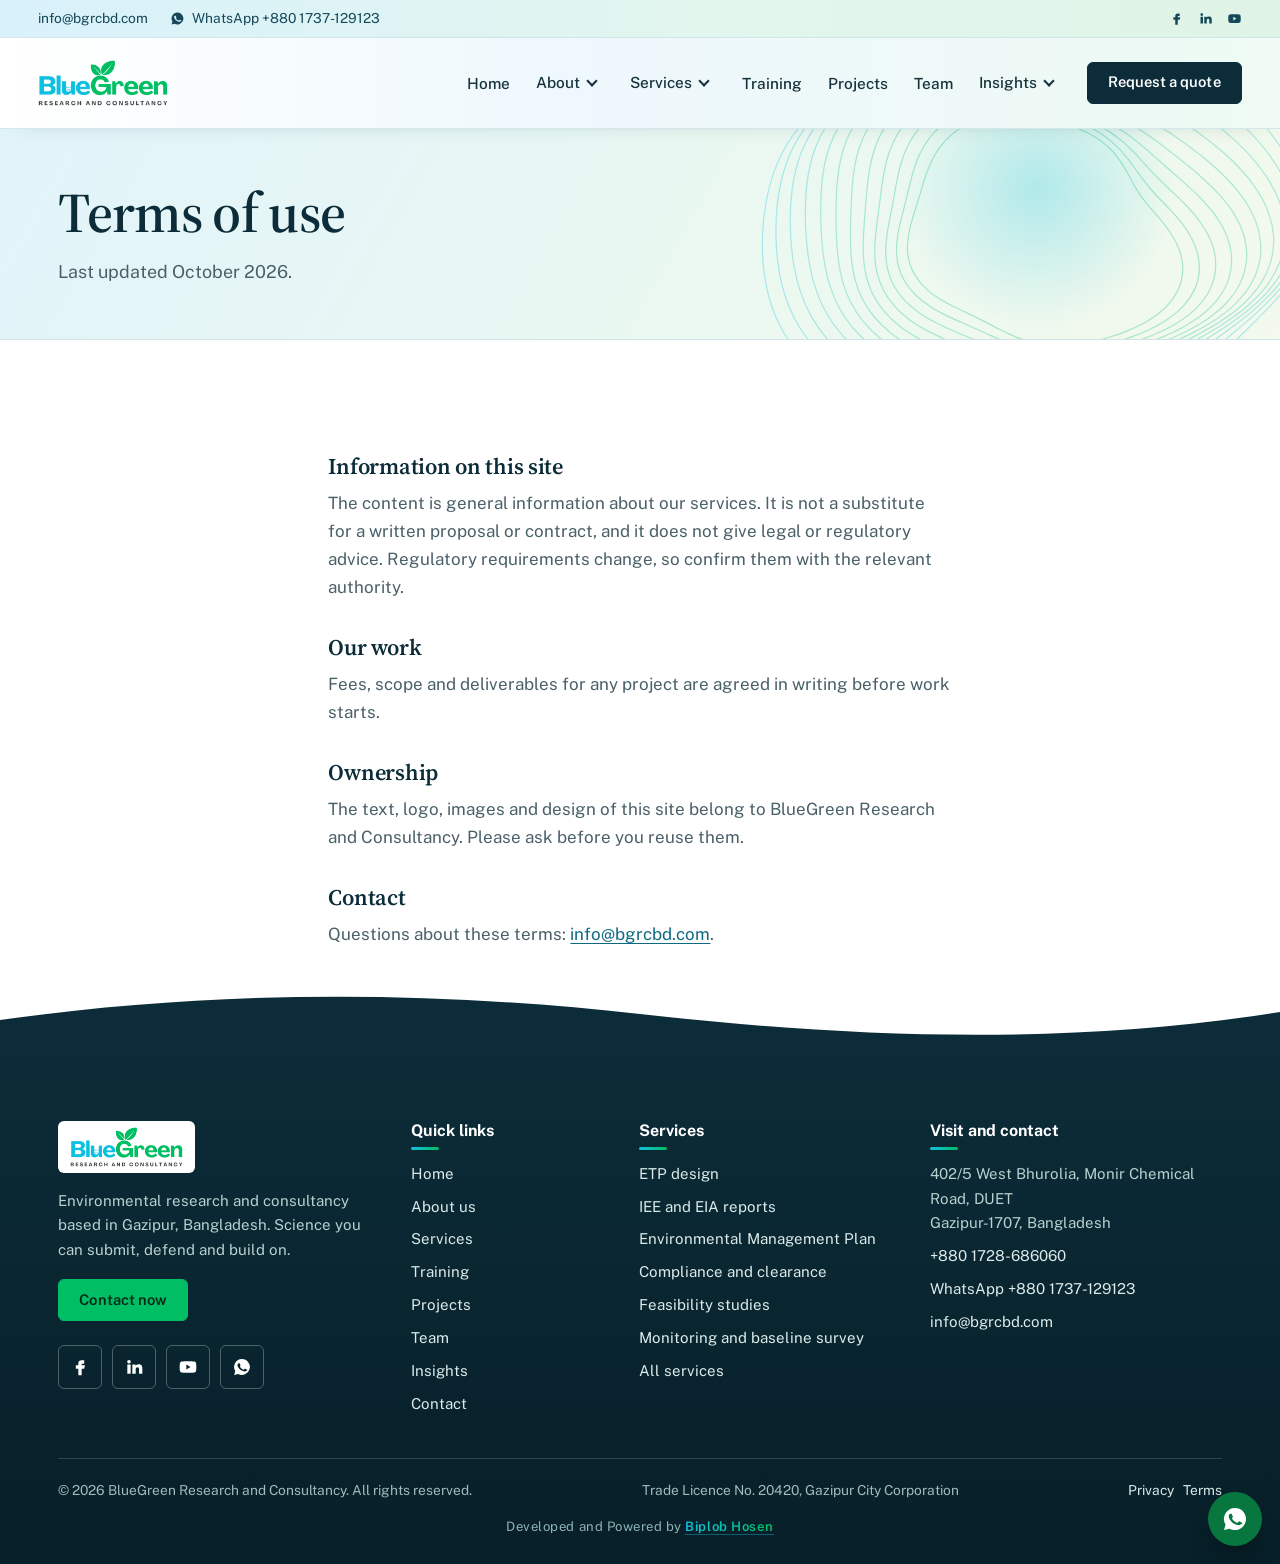
<file: terms.html>
<!DOCTYPE html>
<html lang="en"><head><meta charset="utf-8">
<meta name="viewport" content="width=device-width, initial-scale=1">
<title>Terms of use | BlueGreen Research and Consultancy</title>
<meta name="description" content="Terms for using the BlueGreen Research and Consultancy website.">
<meta name="theme-color" content="#0b2c38">
<meta property="og:type" content="website"><meta property="og:site_name" content="BlueGreen Research and Consultancy">
<meta property="og:title" content="Terms of use | BlueGreen Research and Consultancy"><meta property="og:description" content="Terms for using the BlueGreen Research and Consultancy website."><meta property="og:image" content="https://www.bgrcbd.com/images/share.jpg"><meta property="og:url" content="https://www.bgrcbd.com/terms"><meta name="twitter:card" content="summary_large_image"><meta name="twitter:image" content="https://www.bgrcbd.com/images/share.jpg">
<link rel="canonical" href="https://www.bgrcbd.com/terms">
<link rel="icon" href="favicon.png" sizes="48x48"><link rel="icon" href="favicon-192.png" sizes="192x192" type="image/png"><link rel="apple-touch-icon" href="apple-touch-icon.png">
<link rel="preconnect" href="https://fonts.googleapis.com"><link rel="preconnect" href="https://fonts.gstatic.com" crossorigin>
<link href="https://fonts.googleapis.com/css2?family=Public+Sans:wght@400;500;600;700&family=Source+Serif+4:opsz,wght@8..60,500;8..60,600&display=swap" rel="stylesheet">
<link rel="stylesheet" href="style.css">
<script>document.documentElement.className+=" js"</script>
</head><body>
<a class="skip" href="#main">Skip to content</a>
<div class="topbar"><div class="wrap topbar-in">
<div class="tb-left"><a href="mailto:info@bgrcbd.com">info@bgrcbd.com</a><a href="https://wa.me/8801737129123?text=Hello%20BlueGreen%2C%20I%20would%20like%20to%20discuss%20a%20project." rel="noopener"><svg viewBox="0 0 24 24" aria-hidden="true"><path d="M12 2.5a9.5 9.5 0 0 0-8.1 14.4L2.6 21.5l4.7-1.2A9.5 9.5 0 1 0 12 2.5zm5.3 13.6c-.2.6-1.300 1.200-1.800 1.200-.5.100-1 .2-3.200-.7-2.700-1.100-4.400-3.800-4.600-4-.1-.2-1.100-1.400-1.100-2.700s.7-1.900.9-2.200c.2-.3.500-.3.700-.3h.5c.2 0 .4 0 .6.500l.8 1.900c.1.200.1.400 0 .6l-.4.600c-.2.200-.3.400-.1.700.2.300.8 1.300 1.700 2.100 1.100 1 2.100 1.300 2.400 1.500.3.100.5.100.6-.1l.9-1c.2-.3.400-.2.700-.1l1.800.9c.3.100.5.200.5.300.1.200.1.800-.1 1.300z"/></svg>WhatsApp +880 1737-129123</a></div>
<div class="tb-right"><a href="https://www.facebook.com/bluegreenrand" rel="noopener" aria-label="Facebook"><svg viewBox="0 0 24 24" aria-hidden="true"><path d="M14 8h3V4h-3a4 4 0 0 0-4 4v2H7v4h3v8h4v-8h3l1-4h-4V8z"/></svg></a><a href="https://www.linkedin.com/company/bluegreen-research-and-consuntancy/" rel="noopener" aria-label="LinkedIn"><svg viewBox="0 0 24 24" aria-hidden="true"><path d="M4 9h4v11H4zM6 3.5a2.2 2.2 0 1 1 0 4.4 2.2 2.2 0 0 1 0-4.4zM10 9h3.8v1.6c.6-1 1.9-1.9 3.8-1.9 4 0 4.4 2.6 4.4 6V20h-4v-4.8c0-1.3 0-2.9-1.8-2.9s-2.2 1.4-2.2 2.8V20h-4z"/></svg></a><a href="https://www.youtube.com/@BlueGreenResearchandConsultanc" rel="noopener" aria-label="YouTube"><svg viewBox="0 0 24 24" aria-hidden="true"><path d="M21.6 7.2a2.5 2.5 0 0 0-1.8-1.8C18.2 5 12 5 12 5s-6.2 0-7.8.4A2.5 2.5 0 0 0 2.4 7.2C2 8.8 2 12 2 12s0 3.2.4 4.8a2.5 2.5 0 0 0 1.8 1.8C5.8 19 12 19 12 19s6.2 0 7.8-.4a2.5 2.5 0 0 0 1.8-1.8c.4-1.6.4-4.8.4-4.8s0-3.2-.4-4.8zM10 15V9l5 3z"/></svg></a></div>
</div></div>
<header class="site-header"><nav class="wrap nav" aria-label="Main">
<a class="brand" href="./"><img src="logo.png" width="130" height="46" alt="BlueGreen Research and Consultancy - home"></a>
<button class="nav-toggle" type="button" aria-expanded="false" aria-controls="menu"><span></span><span></span><span></span><span class="sr">Menu</span></button>
<ul id="menu" class="menu"><li><a href="./">Home</a></li><li class="has-sub"><a href="about">About</a><button class="sub-toggle" type="button" aria-expanded="false" aria-label="Open About menu"></button><ul class="sub "><li><a href="about">Who we are</a></li><li><a href="about#mission">Mission and values</a></li><li><a href="about#registration">Registration</a></li></ul></li><li class="has-sub"><a href="services">Services</a><button class="sub-toggle" type="button" aria-expanded="false" aria-label="Open Services menu"></button><ul class="sub wide"><li><a href="services#etp" class="rich"><span class="mi"><svg class="" viewBox="0 0 24 24" aria-hidden="true"><path d="M12 3C9 7.5 6 10.5 6 14a6 6 0 0 0 12 0c0-3.5-3-6.5-6-11z"/></svg></span><span class="mt"><b>ETP design</b><small>Clean wastewater, compliant discharge</small></span></a></li><li><a href="services#iee-eia" class="rich"><span class="mi"><svg class="" viewBox="0 0 24 24" aria-hidden="true"><path d="M7 3h7l4 4v14H7z"/><path d="M14 3v4h4M10 12h5M10 16h5"/></svg></span><span class="mt"><b>IEE and EIA reports</b><small>Reports for environmental clearance</small></span></a></li><li><a href="services#emp" class="rich"><span class="mi"><svg class="" viewBox="0 0 24 24" aria-hidden="true"><path d="M6 3h12v18H6z"/><path d="M9 8h6M9 12h6M9 16h3"/></svg></span><span class="mt"><b>Environmental Management Plan</b><small>Actions to limit and monitor impact</small></span></a></li><li><a href="services#compliance" class="rich"><span class="mi"><svg class="" viewBox="0 0 24 24" aria-hidden="true"><path d="M12 3 5 6v5c0 5 3 8 7 10 4-2 7-5 7-10V6z"/><path d="m9 12 2 2 4-4"/></svg></span><span class="mt"><b>Compliance and clearance</b><small>Clearance, renewals and inspections</small></span></a></li><li><a href="services#feasibility" class="rich"><span class="mi"><svg class="" viewBox="0 0 24 24" aria-hidden="true"><path d="M5 4h14v16H5z"/><path d="m8.5 11 2 2 4-4M8.5 17h7"/></svg></span><span class="mt"><b>Feasibility studies</b><small>Test the project before you invest</small></span></a></li><li><a href="services#monitoring" class="rich"><span class="mi"><svg class="" viewBox="0 0 24 24" aria-hidden="true"><path d="M4 17a8 8 0 1 1 16 0"/><path d="m12 17 4-6"/><circle cx="12" cy="17" r="1"/></svg></span><span class="mt"><b>Monitoring and baseline survey</b><small>Water, air, soil and noise data</small></span></a></li><li><a href="services#waste-air" class="rich"><span class="mi"><svg class="" viewBox="0 0 24 24" aria-hidden="true"><path d="M4 20h16V10l-5 3V9l-5 3V5L4 9z"/><path d="M8 20v-3M12 20v-3M16 20v-3"/></svg></span><span class="mt"><b>Waste and air emission advice</b><small>Less waste, cleaner emissions</small></span></a></li><li><a href="services#gis" class="rich"><span class="mi"><svg class="" viewBox="0 0 24 24" aria-hidden="true"><path d="m12 3 9 5-9 5-9-5z"/><path d="m3 13 9 5 9-5"/></svg></span><span class="mt"><b>GIS and remote sensing</b><small>Maps and satellite analysis</small></span></a></li><li><a href="services#hydrology" class="rich"><span class="mi"><svg class="" viewBox="0 0 24 24" aria-hidden="true"><path d="M3 9c2-2 4-2 6 0s4 2 6 0 4-2 6 0M3 15c2-2 4-2 6 0s4 2 6 0 4-2 6 0"/></svg></span><span class="mt"><b>Hydrological modelling</b><small>Rainfall, runoff and water balance</small></span></a></li><li><a href="services#climate-esg" class="rich"><span class="mi"><svg class="" viewBox="0 0 24 24" aria-hidden="true"><circle cx="12" cy="12" r="9"/><path d="M3 12h18M12 3c3 3 3 15 0 18M12 3c-3 3-3 15 0 18"/></svg></span><span class="mt"><b>Climate, carbon and ESG</b><small>Footprint, risk and sustainability reports</small></span></a></li><li><a href="services#training" class="rich"><span class="mi"><svg class="" viewBox="0 0 24 24" aria-hidden="true"><path d="m2 9 10-5 10 5-10 5z"/><path d="M6 11.5V16c3 2.5 9 2.5 12 0v-4.5"/></svg></span><span class="mt"><b>GIS and RS training</b><small>GIS and remote sensing courses</small></span></a></li><li><a href="services#thesis" class="rich"><span class="mi"><svg class="" viewBox="0 0 24 24" aria-hidden="true"><path d="M4 5c3-1 6-1 8 1 2-2 5-2 8-1v13c-3-1-6-1-8 1-2-2-5-2-8-1z"/><path d="M12 6v13"/></svg></span><span class="mt"><b>Thesis and publication support</b><small>From topic to published paper</small></span></a></li></ul></li><li><a href="training">Training</a></li><li><a href="projects">Projects</a></li><li><a href="team">Team</a></li><li class="has-sub"><a href="insights">Insights</a><button class="sub-toggle" type="button" aria-expanded="false" aria-label="Open Insights menu"></button><ul class="sub right"><li><a href="insights#iee-eia">IEE or EIA?</a></li><li><a href="insights#etp">Why a factory needs an ETP</a></li><li><a href="insights#gis">What is GIS?</a></li><li><a href="insights#remote-sensing">Satellite images, water and land</a></li><li><a href="insights#thesis">Choosing a thesis topic</a></li></ul></li><li><a class="btn btn-sm" href="contact">Request a quote</a></li></ul>
</nav></header>
<main id="main">
<div class="page-head"><div class="wrap"><h1>Terms of use</h1><p class="lead">Last updated October 2026.</p></div></div>

<section><div class="wrap prose">
<h2>Information on this site</h2><p>The content is general information about our services. It is not a substitute for a written proposal or contract, and it does not give legal or regulatory advice. Regulatory requirements change, so confirm them with the relevant authority.</p>
<h2>Our work</h2><p>Fees, scope and deliverables for any project are agreed in writing before work starts.</p>
<h2>Ownership</h2><p>The text, logo, images and design of this site belong to BlueGreen Research and Consultancy. Please ask before you reuse them.</p>
<h2>Contact</h2><p>Questions about these terms: <a href="mailto:info@bgrcbd.com">info@bgrcbd.com</a>.</p>
</div></section>
</main>
<footer class="wtop" style="--bg:var(--ink)"><div class="wrap">
<div class="foot-grid">
<div><a class="brand-box" href="./"><img src="logo.png" width="113" height="40" alt="BlueGreen Research and Consultancy"></a>
<p>Environmental research and consultancy based in Gazipur, Bangladesh. Science you can submit, defend and build on.</p>
<a class="btn btn-leaf btn-sm" href="contact">Contact now</a>
<div class="socials"><a href="https://www.facebook.com/bluegreenrand" rel="noopener" aria-label="Facebook"><svg viewBox="0 0 24 24" aria-hidden="true"><path d="M14 8h3V4h-3a4 4 0 0 0-4 4v2H7v4h3v8h4v-8h3l1-4h-4V8z"/></svg></a><a href="https://www.linkedin.com/company/bluegreen-research-and-consuntancy/" rel="noopener" aria-label="LinkedIn"><svg viewBox="0 0 24 24" aria-hidden="true"><path d="M4 9h4v11H4zM6 3.5a2.2 2.2 0 1 1 0 4.4 2.2 2.2 0 0 1 0-4.4zM10 9h3.8v1.6c.6-1 1.9-1.9 3.8-1.9 4 0 4.4 2.6 4.4 6V20h-4v-4.8c0-1.3 0-2.9-1.8-2.9s-2.2 1.4-2.2 2.8V20h-4z"/></svg></a><a href="https://www.youtube.com/@BlueGreenResearchandConsultanc" rel="noopener" aria-label="YouTube"><svg viewBox="0 0 24 24" aria-hidden="true"><path d="M21.6 7.2a2.5 2.5 0 0 0-1.8-1.8C18.2 5 12 5 12 5s-6.2 0-7.8.4A2.5 2.5 0 0 0 2.4 7.2C2 8.8 2 12 2 12s0 3.2.4 4.8a2.5 2.5 0 0 0 1.8 1.8C5.8 19 12 19 12 19s6.2 0 7.8-.4a2.5 2.5 0 0 0 1.8-1.8c.4-1.6.4-4.8.4-4.8s0-3.2-.4-4.8zM10 15V9l5 3z"/></svg></a><a href="https://wa.me/8801737129123?text=Hello%20BlueGreen%2C%20I%20would%20like%20to%20discuss%20a%20project." rel="noopener" aria-label="WhatsApp"><svg viewBox="0 0 24 24" aria-hidden="true"><path d="M12 2.5a9.5 9.5 0 0 0-8.1 14.4L2.6 21.5l4.7-1.2A9.5 9.5 0 1 0 12 2.5zm5.3 13.6c-.2.6-1.300 1.200-1.800 1.200-.5.100-1 .2-3.200-.7-2.700-1.100-4.400-3.800-4.600-4-.1-.2-1.100-1.400-1.100-2.700s.7-1.900.9-2.200c.2-.3.500-.3.700-.3h.5c.2 0 .4 0 .6.500l.8 1.900c.1.200.1.400 0 .6l-.4.600c-.2.200-.3.400-.1.700.2.300.8 1.300 1.700 2.100 1.100 1 2.100 1.300 2.400 1.500.3.100.5.100.6-.1l.9-1c.2-.3.400-.2.700-.1l1.800.9c.3.100.5.200.5.300.1.200.1.800-.1 1.300z"/></svg></a></div></div>
<div><h2 class="ft">Quick links</h2><ul><li><a href="./">Home</a></li><li><a href="about">About us</a></li><li><a href="services">Services</a></li><li><a href="training">Training</a></li><li><a href="projects">Projects</a></li><li><a href="team">Team</a></li><li><a href="insights">Insights</a></li><li><a href="contact">Contact</a></li></ul></div>
<div><h2 class="ft">Services</h2><ul><li><a href="services#etp">ETP design</a></li><li><a href="services#iee-eia">IEE and EIA reports</a></li><li><a href="services#emp">Environmental Management Plan</a></li><li><a href="services#compliance">Compliance and clearance</a></li><li><a href="services#feasibility">Feasibility studies</a></li><li><a href="services#monitoring">Monitoring and baseline survey</a></li><li><a href="services">All services</a></li></ul></div>
<div><h2 class="ft">Visit and contact</h2><ul><li>402/5 West Bhurolia, Monir Chemical Road, DUET<br>Gazipur-1707, Bangladesh</li><li><a href="tel:+8801728686060">+880 1728-686060</a></li><li><a href="https://wa.me/8801737129123?text=Hello%20BlueGreen%2C%20I%20would%20like%20to%20discuss%20a%20project." rel="noopener">WhatsApp +880 1737-129123</a></li><li><a href="mailto:info@bgrcbd.com">info@bgrcbd.com</a></li></ul></div>
</div>
<div class="foot-base"><span>&copy; <span id="year">2026</span> BlueGreen Research and Consultancy. All rights reserved.</span>
<span>Trade Licence No. 20420, Gazipur City Corporation</span>
<span><a href="privacy">Privacy</a> &nbsp; <a href="terms">Terms</a></span></div>
<div class="credit">Developed and Powered by <a href="team#p-biplob-hosen">Biplob Hosen</a></div>
</div></footer>
<a class="wa" href="https://wa.me/8801737129123?text=Hello%20BlueGreen%2C%20I%20would%20like%20to%20discuss%20a%20project." rel="noopener" aria-label="Chat with us on WhatsApp"><svg viewBox="0 0 24 24" aria-hidden="true"><path d="M12 2.5a9.5 9.5 0 0 0-8.1 14.4L2.6 21.5l4.7-1.2A9.5 9.5 0 1 0 12 2.5zm5.3 13.6c-.2.6-1.300 1.200-1.800 1.200-.5.100-1 .2-3.200-.7-2.700-1.100-4.400-3.800-4.600-4-.1-.2-1.100-1.400-1.100-2.700s.7-1.900.9-2.200c.2-.3.500-.3.700-.3h.5c.2 0 .4 0 .6.500l.8 1.900c.1.200.1.400 0 .6l-.4.600c-.2.200-.3.400-.1.700.2.300.8 1.300 1.700 2.100 1.100 1 2.100 1.300 2.400 1.500.3.100.5.100.6-.1l.9-1c.2-.3.400-.2.700-.1l1.800.9c.3.100.5.200.5.300.1.200.1.800-.1 1.300z"/></svg></a>
<script src="script.js"></script>
</body></html>
</file>
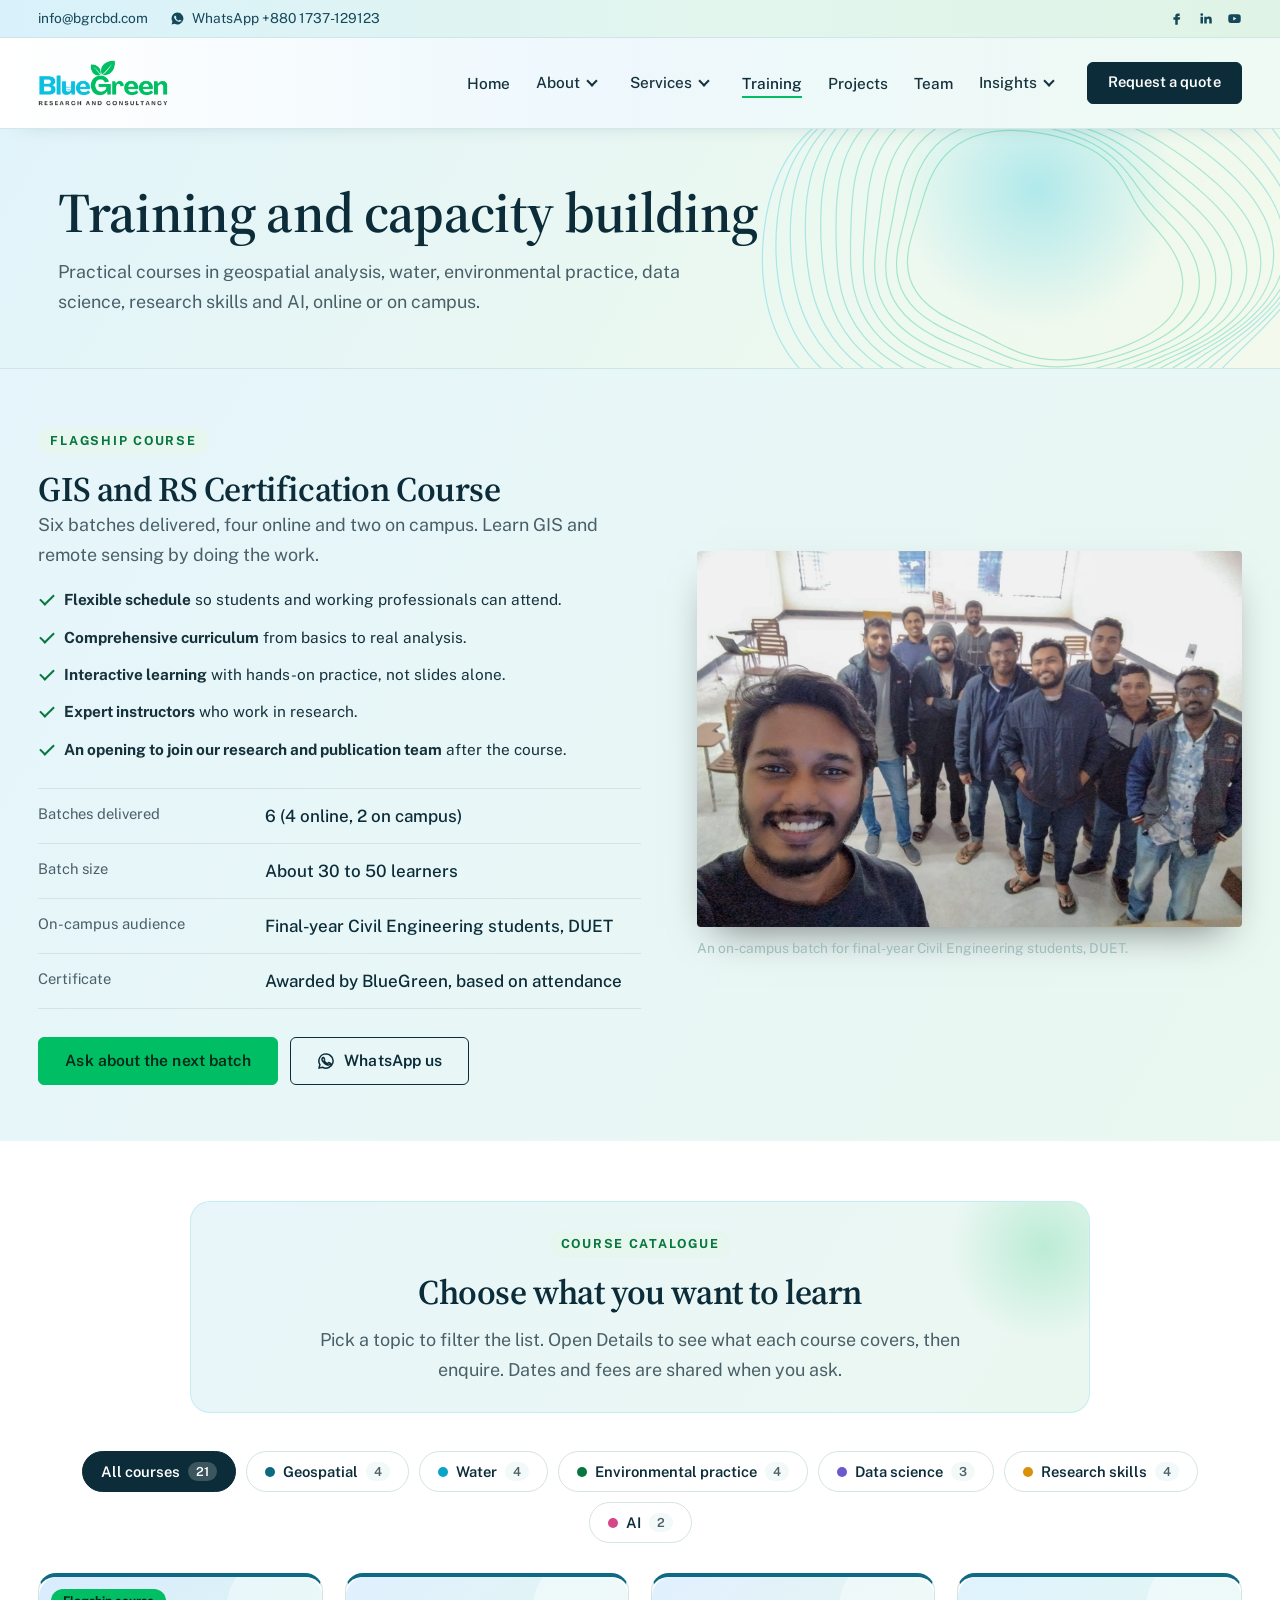
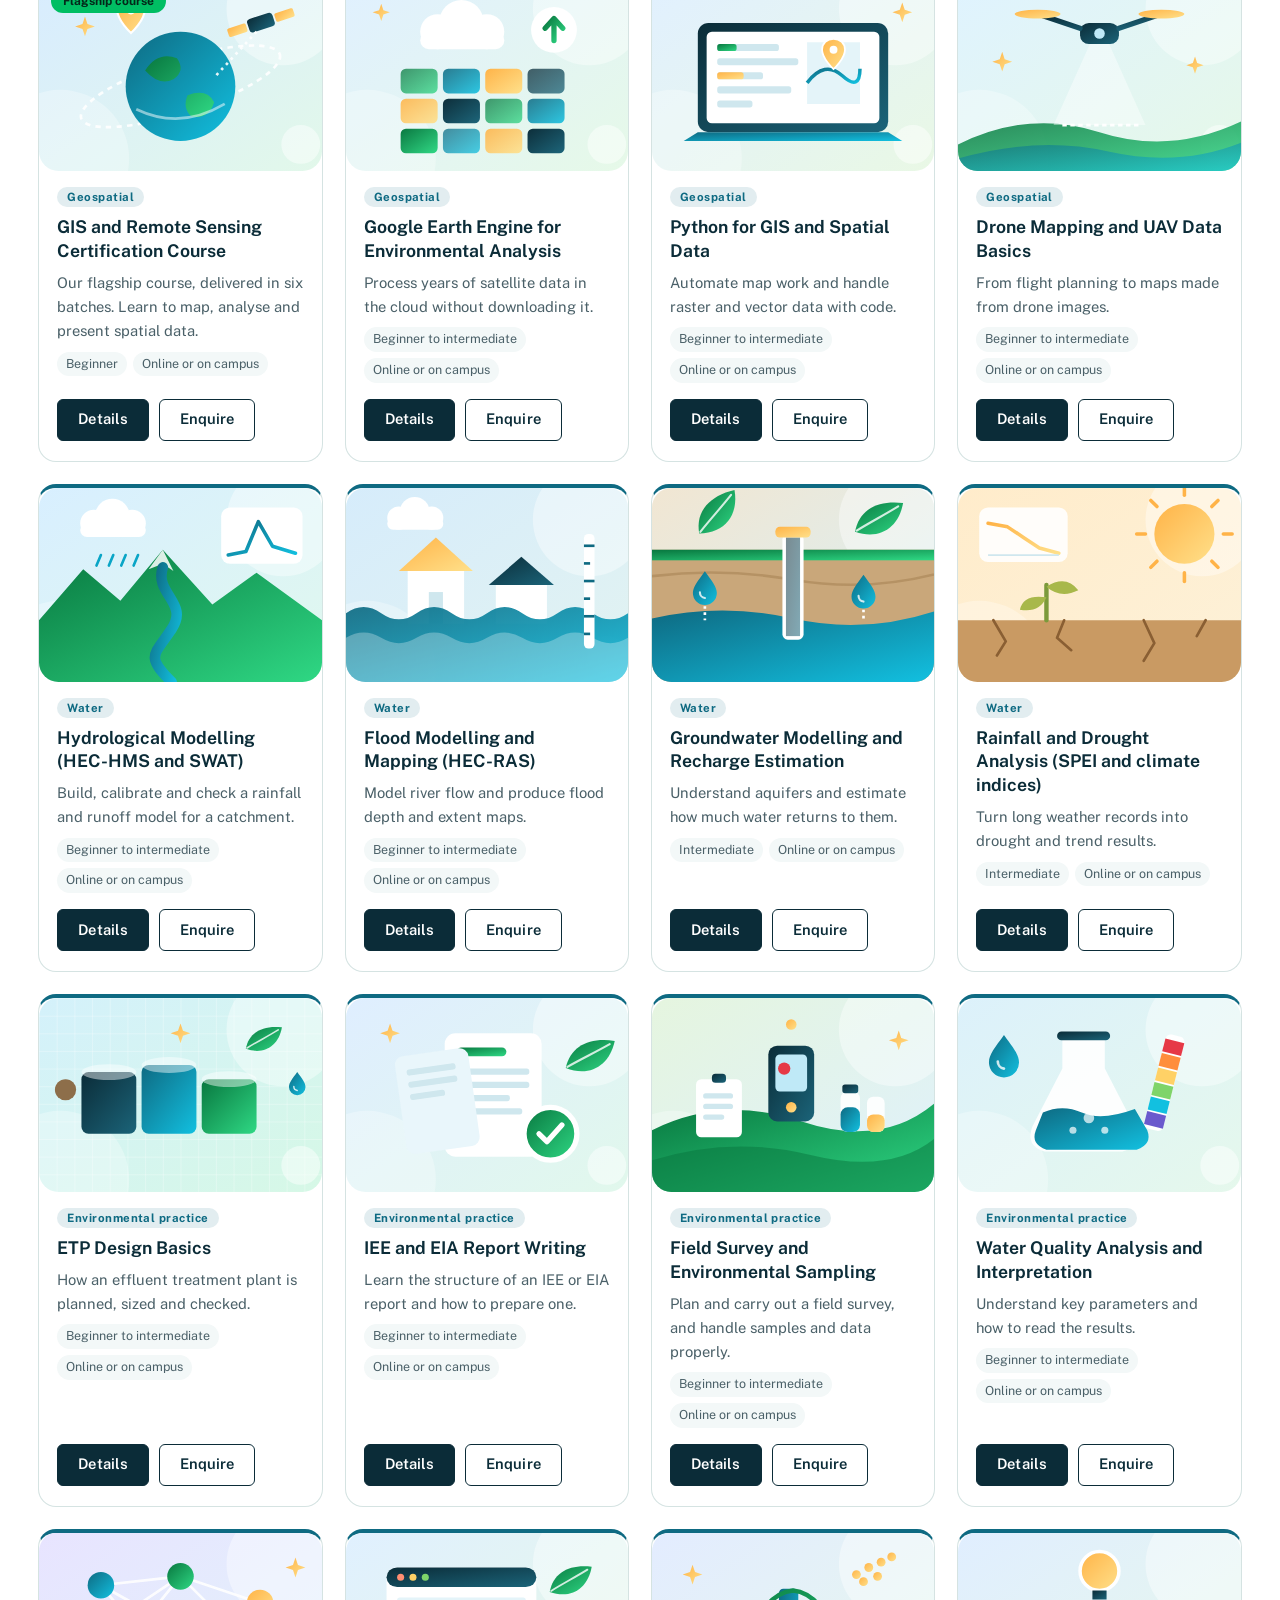
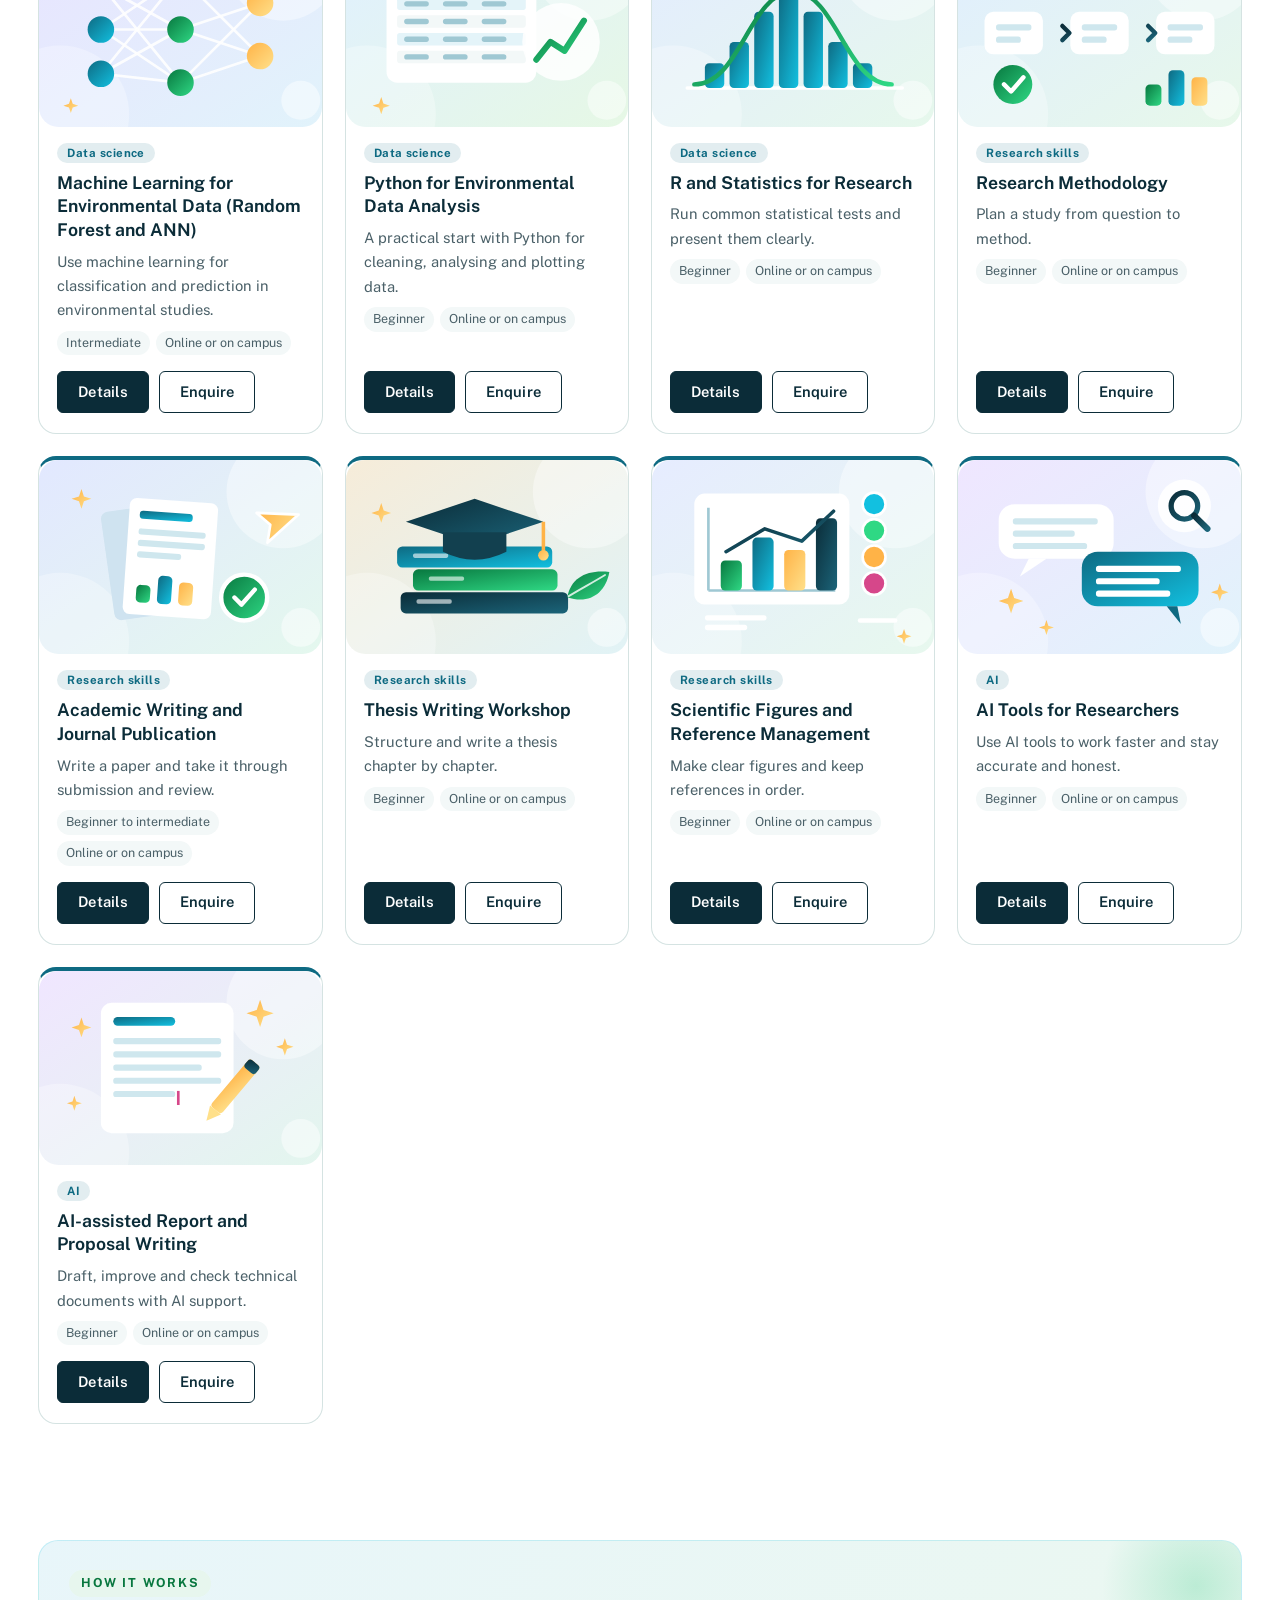
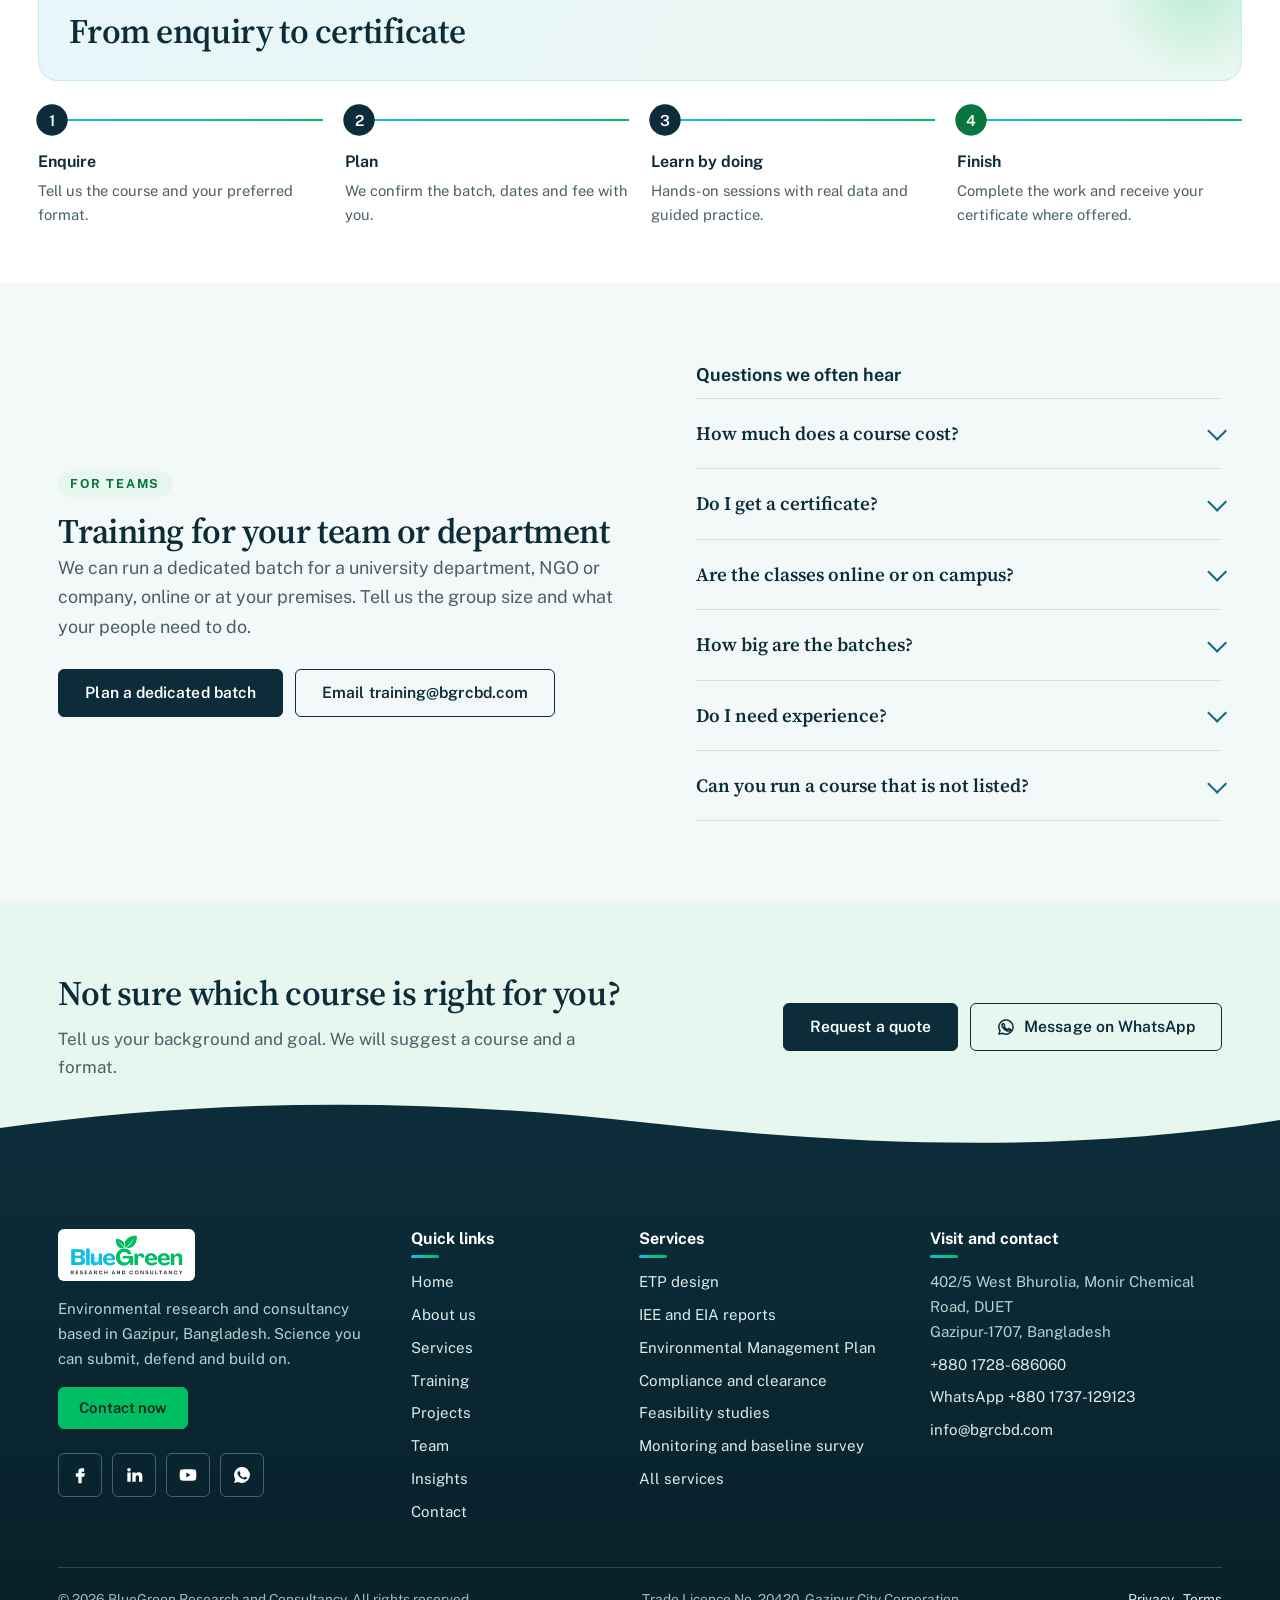
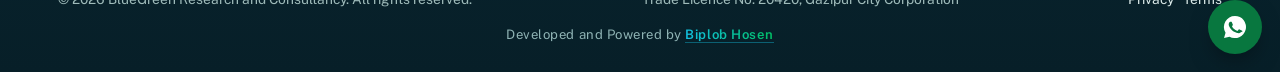
<file: training.html>
<!DOCTYPE html>
<html lang="en"><head><meta charset="utf-8">
<meta name="viewport" content="width=device-width, initial-scale=1">
<title>Training courses | BlueGreen Research and Consultancy</title>
<meta name="description" content="Training by BlueGreen: GIS and remote sensing, hydrological modelling, field survey, ETP design, machine learning, AI tools and research skills, online and on campus.">
<meta name="theme-color" content="#0b2c38">
<meta property="og:type" content="website"><meta property="og:site_name" content="BlueGreen Research and Consultancy">
<meta property="og:title" content="Training courses | BlueGreen Research and Consultancy"><meta property="og:description" content="Training by BlueGreen: GIS and remote sensing, hydrological modelling, field survey, ETP design, machine learning, AI tools and research skills, online and on campus."><meta property="og:image" content="https://www.bgrcbd.com/images/share.jpg"><meta property="og:url" content="https://www.bgrcbd.com/training"><meta name="twitter:card" content="summary_large_image"><meta name="twitter:image" content="https://www.bgrcbd.com/images/share.jpg">
<link rel="canonical" href="https://www.bgrcbd.com/training">
<link rel="icon" href="favicon.png" sizes="48x48"><link rel="icon" href="favicon-192.png" sizes="192x192" type="image/png"><link rel="apple-touch-icon" href="apple-touch-icon.png">
<link rel="preconnect" href="https://fonts.googleapis.com"><link rel="preconnect" href="https://fonts.gstatic.com" crossorigin>
<link href="https://fonts.googleapis.com/css2?family=Public+Sans:wght@400;500;600;700&family=Source+Serif+4:opsz,wght@8..60,500;8..60,600&display=swap" rel="stylesheet">
<link rel="stylesheet" href="style.css">
<script>document.documentElement.className+=" js"</script>
</head><body>
<a class="skip" href="#main">Skip to content</a>
<div class="topbar"><div class="wrap topbar-in">
<div class="tb-left"><a href="mailto:info@bgrcbd.com">info@bgrcbd.com</a><a href="https://wa.me/8801737129123?text=Hello%20BlueGreen%2C%20I%20would%20like%20to%20discuss%20a%20project." rel="noopener"><svg viewBox="0 0 24 24" aria-hidden="true"><path d="M12 2.5a9.5 9.5 0 0 0-8.1 14.4L2.6 21.5l4.7-1.2A9.5 9.5 0 1 0 12 2.5zm5.3 13.6c-.2.6-1.300 1.200-1.800 1.200-.5.100-1 .2-3.200-.7-2.700-1.100-4.400-3.800-4.600-4-.1-.2-1.100-1.400-1.100-2.700s.7-1.900.9-2.200c.2-.3.500-.3.700-.3h.5c.2 0 .4 0 .6.500l.8 1.900c.1.200.1.400 0 .6l-.4.600c-.2.200-.3.400-.1.700.2.300.8 1.300 1.700 2.100 1.100 1 2.100 1.300 2.400 1.500.3.100.5.100.6-.1l.9-1c.2-.3.400-.2.700-.1l1.800.9c.3.100.5.200.5.300.1.200.1.800-.1 1.300z"/></svg>WhatsApp +880 1737-129123</a></div>
<div class="tb-right"><a href="https://www.facebook.com/bluegreenrand" rel="noopener" aria-label="Facebook"><svg viewBox="0 0 24 24" aria-hidden="true"><path d="M14 8h3V4h-3a4 4 0 0 0-4 4v2H7v4h3v8h4v-8h3l1-4h-4V8z"/></svg></a><a href="https://www.linkedin.com/company/bluegreen-research-and-consuntancy/" rel="noopener" aria-label="LinkedIn"><svg viewBox="0 0 24 24" aria-hidden="true"><path d="M4 9h4v11H4zM6 3.5a2.2 2.2 0 1 1 0 4.4 2.2 2.2 0 0 1 0-4.4zM10 9h3.8v1.6c.6-1 1.9-1.9 3.8-1.9 4 0 4.4 2.6 4.4 6V20h-4v-4.8c0-1.3 0-2.9-1.8-2.9s-2.2 1.4-2.2 2.8V20h-4z"/></svg></a><a href="https://www.youtube.com/@BlueGreenResearchandConsultanc" rel="noopener" aria-label="YouTube"><svg viewBox="0 0 24 24" aria-hidden="true"><path d="M21.6 7.2a2.5 2.5 0 0 0-1.8-1.8C18.2 5 12 5 12 5s-6.2 0-7.8.4A2.5 2.5 0 0 0 2.4 7.2C2 8.8 2 12 2 12s0 3.2.4 4.8a2.5 2.5 0 0 0 1.8 1.8C5.8 19 12 19 12 19s6.2 0 7.8-.4a2.5 2.5 0 0 0 1.8-1.8c.4-1.6.4-4.8.4-4.8s0-3.2-.4-4.8zM10 15V9l5 3z"/></svg></a></div>
</div></div>
<header class="site-header"><nav class="wrap nav" aria-label="Main">
<a class="brand" href="./"><img src="logo.png" width="130" height="46" alt="BlueGreen Research and Consultancy - home"></a>
<button class="nav-toggle" type="button" aria-expanded="false" aria-controls="menu"><span></span><span></span><span></span><span class="sr">Menu</span></button>
<ul id="menu" class="menu"><li><a href="./">Home</a></li><li class="has-sub"><a href="about">About</a><button class="sub-toggle" type="button" aria-expanded="false" aria-label="Open About menu"></button><ul class="sub "><li><a href="about">Who we are</a></li><li><a href="about#mission">Mission and values</a></li><li><a href="about#registration">Registration</a></li></ul></li><li class="has-sub"><a href="services">Services</a><button class="sub-toggle" type="button" aria-expanded="false" aria-label="Open Services menu"></button><ul class="sub wide"><li><a href="services#etp" class="rich"><span class="mi"><svg class="" viewBox="0 0 24 24" aria-hidden="true"><path d="M12 3C9 7.5 6 10.5 6 14a6 6 0 0 0 12 0c0-3.5-3-6.5-6-11z"/></svg></span><span class="mt"><b>ETP design</b><small>Clean wastewater, compliant discharge</small></span></a></li><li><a href="services#iee-eia" class="rich"><span class="mi"><svg class="" viewBox="0 0 24 24" aria-hidden="true"><path d="M7 3h7l4 4v14H7z"/><path d="M14 3v4h4M10 12h5M10 16h5"/></svg></span><span class="mt"><b>IEE and EIA reports</b><small>Reports for environmental clearance</small></span></a></li><li><a href="services#emp" class="rich"><span class="mi"><svg class="" viewBox="0 0 24 24" aria-hidden="true"><path d="M6 3h12v18H6z"/><path d="M9 8h6M9 12h6M9 16h3"/></svg></span><span class="mt"><b>Environmental Management Plan</b><small>Actions to limit and monitor impact</small></span></a></li><li><a href="services#compliance" class="rich"><span class="mi"><svg class="" viewBox="0 0 24 24" aria-hidden="true"><path d="M12 3 5 6v5c0 5 3 8 7 10 4-2 7-5 7-10V6z"/><path d="m9 12 2 2 4-4"/></svg></span><span class="mt"><b>Compliance and clearance</b><small>Clearance, renewals and inspections</small></span></a></li><li><a href="services#feasibility" class="rich"><span class="mi"><svg class="" viewBox="0 0 24 24" aria-hidden="true"><path d="M5 4h14v16H5z"/><path d="m8.5 11 2 2 4-4M8.5 17h7"/></svg></span><span class="mt"><b>Feasibility studies</b><small>Test the project before you invest</small></span></a></li><li><a href="services#monitoring" class="rich"><span class="mi"><svg class="" viewBox="0 0 24 24" aria-hidden="true"><path d="M4 17a8 8 0 1 1 16 0"/><path d="m12 17 4-6"/><circle cx="12" cy="17" r="1"/></svg></span><span class="mt"><b>Monitoring and baseline survey</b><small>Water, air, soil and noise data</small></span></a></li><li><a href="services#waste-air" class="rich"><span class="mi"><svg class="" viewBox="0 0 24 24" aria-hidden="true"><path d="M4 20h16V10l-5 3V9l-5 3V5L4 9z"/><path d="M8 20v-3M12 20v-3M16 20v-3"/></svg></span><span class="mt"><b>Waste and air emission advice</b><small>Less waste, cleaner emissions</small></span></a></li><li><a href="services#gis" class="rich"><span class="mi"><svg class="" viewBox="0 0 24 24" aria-hidden="true"><path d="m12 3 9 5-9 5-9-5z"/><path d="m3 13 9 5 9-5"/></svg></span><span class="mt"><b>GIS and remote sensing</b><small>Maps and satellite analysis</small></span></a></li><li><a href="services#hydrology" class="rich"><span class="mi"><svg class="" viewBox="0 0 24 24" aria-hidden="true"><path d="M3 9c2-2 4-2 6 0s4 2 6 0 4-2 6 0M3 15c2-2 4-2 6 0s4 2 6 0 4-2 6 0"/></svg></span><span class="mt"><b>Hydrological modelling</b><small>Rainfall, runoff and water balance</small></span></a></li><li><a href="services#climate-esg" class="rich"><span class="mi"><svg class="" viewBox="0 0 24 24" aria-hidden="true"><circle cx="12" cy="12" r="9"/><path d="M3 12h18M12 3c3 3 3 15 0 18M12 3c-3 3-3 15 0 18"/></svg></span><span class="mt"><b>Climate, carbon and ESG</b><small>Footprint, risk and sustainability reports</small></span></a></li><li><a href="services#training" class="rich"><span class="mi"><svg class="" viewBox="0 0 24 24" aria-hidden="true"><path d="m2 9 10-5 10 5-10 5z"/><path d="M6 11.5V16c3 2.5 9 2.5 12 0v-4.5"/></svg></span><span class="mt"><b>GIS and RS training</b><small>GIS and remote sensing courses</small></span></a></li><li><a href="services#thesis" class="rich"><span class="mi"><svg class="" viewBox="0 0 24 24" aria-hidden="true"><path d="M4 5c3-1 6-1 8 1 2-2 5-2 8-1v13c-3-1-6-1-8 1-2-2-5-2-8-1z"/><path d="M12 6v13"/></svg></span><span class="mt"><b>Thesis and publication support</b><small>From topic to published paper</small></span></a></li></ul></li><li><a href="training" aria-current="page">Training</a></li><li><a href="projects">Projects</a></li><li><a href="team">Team</a></li><li class="has-sub"><a href="insights">Insights</a><button class="sub-toggle" type="button" aria-expanded="false" aria-label="Open Insights menu"></button><ul class="sub right"><li><a href="insights#iee-eia">IEE or EIA?</a></li><li><a href="insights#etp">Why a factory needs an ETP</a></li><li><a href="insights#gis">What is GIS?</a></li><li><a href="insights#remote-sensing">Satellite images, water and land</a></li><li><a href="insights#thesis">Choosing a thesis topic</a></li></ul></li><li><a class="btn btn-sm" href="contact">Request a quote</a></li></ul>
</nav></header>
<main id="main">
<div class="page-head"><div class="wrap"><h1>Training and capacity building</h1><p class="lead">Practical courses in geospatial analysis, water, environmental practice, data science, research skills and AI, online or on campus.</p></div></div>

<section class="flagship"><div class="wrap split">
<div><span class="kicker">Flagship course</span><h2>GIS and RS Certification Course</h2>
<p class="lead">Six batches delivered, four online and two on campus. Learn GIS and remote sensing by doing the work.</p>
<ul class="ticks" style="margin-top:18px;gap:12px">
<li><b>Flexible schedule</b> so students and working professionals can attend.</li>
<li><b>Comprehensive curriculum</b> from basics to real analysis.</li>
<li><b>Interactive learning</b> with hands-on practice, not slides alone.</li>
<li><b>Expert instructors</b> who work in research.</li>
<li><b>An opening to join our research and publication team</b> after the course.</li></ul>
<dl class="ledger light"><div><dt>Batches delivered</dt><dd>6 (4 online, 2 on campus)</dd></div><div><dt>Batch size</dt><dd>About 30 to 50 learners</dd></div><div><dt>On-campus audience</dt><dd>Final-year Civil Engineering students, DUET</dd></div><div><dt>Certificate</dt><dd>Awarded by BlueGreen, based on attendance</dd></div></dl>
<div class="btn-row"><a class="btn btn-leaf" href="contact?topic=training&amp;course=GIS%20and%20Remote%20Sensing%20Certification%20Course">Ask about the next batch</a><a class="btn btn-line" href="https://wa.me/8801737129123?text=Hello%20BlueGreen%2C%20please%20tell%20me%20about%20the%20next%20GIS%20and%20RS%20training%20batch." rel="noopener"><svg viewBox="0 0 24 24" aria-hidden="true"><path d="M12 2.5a9.5 9.5 0 0 0-8.1 14.4L2.6 21.5l4.7-1.2A9.5 9.5 0 1 0 12 2.5zm5.3 13.6c-.2.6-1.300 1.200-1.800 1.200-.5.100-1 .2-3.200-.7-2.700-1.100-4.400-3.800-4.600-4-.1-.2-1.100-1.400-1.100-2.700s.7-1.900.9-2.200c.2-.3.500-.3.700-.3h.5c.2 0 .4 0 .6.500l.8 1.900c.1.200.1.400 0 .6l-.4.600c-.2.200-.3.400-.1.700.2.300.8 1.300 1.700 2.100 1.100 1 2.100 1.300 2.400 1.500.3.100.5.100.6-.1l.9-1c.2-.3.400-.2.700-.1l1.800.9c.3.100.5.200.5.300.1.200.1.800-.1 1.300z"/></svg>WhatsApp us</a></div></div>
<figure class="photo"><img src="images/training-civil-duet.jpg" width="1600" height="1102" loading="lazy" alt="Trainers and final-year Civil Engineering students after an on-campus GIS training session at DUET"><figcaption>An on-campus batch for final-year Civil Engineering students, DUET.</figcaption></figure>
</div></section>

<section class="catalogue" id="courses"><div class="wrap">
<div class="sec-head center"><span class="kicker">Course catalogue</span><h2>Choose what you want to learn</h2><p class="lead">Pick a topic to filter the list. Open Details to see what each course covers, then enquire. Dates and fees are shared when you ask.</p></div>
<div class="tabs" role="tablist" aria-label="Course categories"><button type="button" class="tab" role="tab" aria-selected="true" data-filter="all">All courses <span class="n">21</span></button><button type="button" class="tab" role="tab" aria-selected="false" data-filter="geo" data-cat="geo"><span class="dot"></span>Geospatial <span class="n">4</span></button><button type="button" class="tab" role="tab" aria-selected="false" data-filter="water" data-cat="water"><span class="dot"></span>Water <span class="n">4</span></button><button type="button" class="tab" role="tab" aria-selected="false" data-filter="env" data-cat="env"><span class="dot"></span>Environmental practice <span class="n">4</span></button><button type="button" class="tab" role="tab" aria-selected="false" data-filter="data" data-cat="data"><span class="dot"></span>Data science <span class="n">3</span></button><button type="button" class="tab" role="tab" aria-selected="false" data-filter="research" data-cat="research"><span class="dot"></span>Research skills <span class="n">4</span></button><button type="button" class="tab" role="tab" aria-selected="false" data-filter="ai" data-cat="ai"><span class="dot"></span>AI <span class="n">2</span></button></div>
<div class="course-grid"><article class="ccard flag" data-cat="geo" data-open="c-gis-rs"><div class="cart"><img src="images/art/c-gis-rs.svg" width="320" height="220" alt="" loading="lazy"><span class="ribbon">Flagship course</span></div><div class="cbody"><span class="cchip">Geospatial</span><h3>GIS and Remote Sensing Certification Course</h3><p>Our flagship course, delivered in six batches. Learn to map, analyse and present spatial data.</p><ul class="cmeta"><li>Beginner</li><li>Online or on campus</li></ul><div class="cact"><button type="button" class="btn btn-sm" data-open="c-gis-rs">Details</button><a class="btn btn-sm btn-line" href="contact?topic=training&amp;course=GIS%20and%20Remote%20Sensing%20Certification%20Course">Enquire</a></div></div></article><article class="ccard" data-cat="geo" data-open="c-gee"><div class="cart"><img src="images/art/c-gee.svg" width="320" height="220" alt="" loading="lazy"></div><div class="cbody"><span class="cchip">Geospatial</span><h3>Google Earth Engine for Environmental Analysis</h3><p>Process years of satellite data in the cloud without downloading it.</p><ul class="cmeta"><li>Beginner to intermediate</li><li>Online or on campus</li></ul><div class="cact"><button type="button" class="btn btn-sm" data-open="c-gee">Details</button><a class="btn btn-sm btn-line" href="contact?topic=training&amp;course=Google%20Earth%20Engine%20for%20Environmental%20Analysis">Enquire</a></div></div></article><article class="ccard" data-cat="geo" data-open="c-python-gis"><div class="cart"><img src="images/art/c-python-gis.svg" width="320" height="220" alt="" loading="lazy"></div><div class="cbody"><span class="cchip">Geospatial</span><h3>Python for GIS and Spatial Data</h3><p>Automate map work and handle raster and vector data with code.</p><ul class="cmeta"><li>Beginner to intermediate</li><li>Online or on campus</li></ul><div class="cact"><button type="button" class="btn btn-sm" data-open="c-python-gis">Details</button><a class="btn btn-sm btn-line" href="contact?topic=training&amp;course=Python%20for%20GIS%20and%20Spatial%20Data">Enquire</a></div></div></article><article class="ccard" data-cat="geo" data-open="c-drone"><div class="cart"><img src="images/art/c-drone.svg" width="320" height="220" alt="" loading="lazy"></div><div class="cbody"><span class="cchip">Geospatial</span><h3>Drone Mapping and UAV Data Basics</h3><p>From flight planning to maps made from drone images.</p><ul class="cmeta"><li>Beginner to intermediate</li><li>Online or on campus</li></ul><div class="cact"><button type="button" class="btn btn-sm" data-open="c-drone">Details</button><a class="btn btn-sm btn-line" href="contact?topic=training&amp;course=Drone%20Mapping%20and%20UAV%20Data%20Basics">Enquire</a></div></div></article><article class="ccard" data-cat="water" data-open="c-hydro-model"><div class="cart"><img src="images/art/c-hydro-model.svg" width="320" height="220" alt="" loading="lazy"></div><div class="cbody"><span class="cchip">Water</span><h3>Hydrological Modelling (HEC-HMS and SWAT)</h3><p>Build, calibrate and check a rainfall and runoff model for a catchment.</p><ul class="cmeta"><li>Beginner to intermediate</li><li>Online or on campus</li></ul><div class="cact"><button type="button" class="btn btn-sm" data-open="c-hydro-model">Details</button><a class="btn btn-sm btn-line" href="contact?topic=training&amp;course=Hydrological%20Modelling%20%28HEC-HMS%20and%20SWAT%29">Enquire</a></div></div></article><article class="ccard" data-cat="water" data-open="c-flood"><div class="cart"><img src="images/art/c-flood.svg" width="320" height="220" alt="" loading="lazy"></div><div class="cbody"><span class="cchip">Water</span><h3>Flood Modelling and Mapping (HEC-RAS)</h3><p>Model river flow and produce flood depth and extent maps.</p><ul class="cmeta"><li>Beginner to intermediate</li><li>Online or on campus</li></ul><div class="cact"><button type="button" class="btn btn-sm" data-open="c-flood">Details</button><a class="btn btn-sm btn-line" href="contact?topic=training&amp;course=Flood%20Modelling%20and%20Mapping%20%28HEC-RAS%29">Enquire</a></div></div></article><article class="ccard" data-cat="water" data-open="c-groundwater"><div class="cart"><img src="images/art/c-groundwater.svg" width="320" height="220" alt="" loading="lazy"></div><div class="cbody"><span class="cchip">Water</span><h3>Groundwater Modelling and Recharge Estimation</h3><p>Understand aquifers and estimate how much water returns to them.</p><ul class="cmeta"><li>Intermediate</li><li>Online or on campus</li></ul><div class="cact"><button type="button" class="btn btn-sm" data-open="c-groundwater">Details</button><a class="btn btn-sm btn-line" href="contact?topic=training&amp;course=Groundwater%20Modelling%20and%20Recharge%20Estimation">Enquire</a></div></div></article><article class="ccard" data-cat="water" data-open="c-drought"><div class="cart"><img src="images/art/c-drought.svg" width="320" height="220" alt="" loading="lazy"></div><div class="cbody"><span class="cchip">Water</span><h3>Rainfall and Drought Analysis (SPEI and climate indices)</h3><p>Turn long weather records into drought and trend results.</p><ul class="cmeta"><li>Intermediate</li><li>Online or on campus</li></ul><div class="cact"><button type="button" class="btn btn-sm" data-open="c-drought">Details</button><a class="btn btn-sm btn-line" href="contact?topic=training&amp;course=Rainfall%20and%20Drought%20Analysis%20%28SPEI%20and%20climate%20indices%29">Enquire</a></div></div></article><article class="ccard" data-cat="env" data-open="c-etp"><div class="cart"><img src="images/art/c-etp.svg" width="320" height="220" alt="" loading="lazy"></div><div class="cbody"><span class="cchip">Environmental practice</span><h3>ETP Design Basics</h3><p>How an effluent treatment plant is planned, sized and checked.</p><ul class="cmeta"><li>Beginner to intermediate</li><li>Online or on campus</li></ul><div class="cact"><button type="button" class="btn btn-sm" data-open="c-etp">Details</button><a class="btn btn-sm btn-line" href="contact?topic=training&amp;course=ETP%20Design%20Basics">Enquire</a></div></div></article><article class="ccard" data-cat="env" data-open="c-iee-eia"><div class="cart"><img src="images/art/c-iee-eia.svg" width="320" height="220" alt="" loading="lazy"></div><div class="cbody"><span class="cchip">Environmental practice</span><h3>IEE and EIA Report Writing</h3><p>Learn the structure of an IEE or EIA report and how to prepare one.</p><ul class="cmeta"><li>Beginner to intermediate</li><li>Online or on campus</li></ul><div class="cact"><button type="button" class="btn btn-sm" data-open="c-iee-eia">Details</button><a class="btn btn-sm btn-line" href="contact?topic=training&amp;course=IEE%20and%20EIA%20Report%20Writing">Enquire</a></div></div></article><article class="ccard" data-cat="env" data-open="c-field"><div class="cart"><img src="images/art/c-field.svg" width="320" height="220" alt="" loading="lazy"></div><div class="cbody"><span class="cchip">Environmental practice</span><h3>Field Survey and Environmental Sampling</h3><p>Plan and carry out a field survey, and handle samples and data properly.</p><ul class="cmeta"><li>Beginner to intermediate</li><li>Online or on campus</li></ul><div class="cact"><button type="button" class="btn btn-sm" data-open="c-field">Details</button><a class="btn btn-sm btn-line" href="contact?topic=training&amp;course=Field%20Survey%20and%20Environmental%20Sampling">Enquire</a></div></div></article><article class="ccard" data-cat="env" data-open="c-water-quality"><div class="cart"><img src="images/art/c-water-quality.svg" width="320" height="220" alt="" loading="lazy"></div><div class="cbody"><span class="cchip">Environmental practice</span><h3>Water Quality Analysis and Interpretation</h3><p>Understand key parameters and how to read the results.</p><ul class="cmeta"><li>Beginner to intermediate</li><li>Online or on campus</li></ul><div class="cact"><button type="button" class="btn btn-sm" data-open="c-water-quality">Details</button><a class="btn btn-sm btn-line" href="contact?topic=training&amp;course=Water%20Quality%20Analysis%20and%20Interpretation">Enquire</a></div></div></article><article class="ccard" data-cat="data" data-open="c-ml"><div class="cart"><img src="images/art/c-ml.svg" width="320" height="220" alt="" loading="lazy"></div><div class="cbody"><span class="cchip">Data science</span><h3>Machine Learning for Environmental Data (Random Forest and ANN)</h3><p>Use machine learning for classification and prediction in environmental studies.</p><ul class="cmeta"><li>Intermediate</li><li>Online or on campus</li></ul><div class="cact"><button type="button" class="btn btn-sm" data-open="c-ml">Details</button><a class="btn btn-sm btn-line" href="contact?topic=training&amp;course=Machine%20Learning%20for%20Environmental%20Data%20%28Random%20Forest%20and%20ANN%29">Enquire</a></div></div></article><article class="ccard" data-cat="data" data-open="c-py-env"><div class="cart"><img src="images/art/c-py-env.svg" width="320" height="220" alt="" loading="lazy"></div><div class="cbody"><span class="cchip">Data science</span><h3>Python for Environmental Data Analysis</h3><p>A practical start with Python for cleaning, analysing and plotting data.</p><ul class="cmeta"><li>Beginner</li><li>Online or on campus</li></ul><div class="cact"><button type="button" class="btn btn-sm" data-open="c-py-env">Details</button><a class="btn btn-sm btn-line" href="contact?topic=training&amp;course=Python%20for%20Environmental%20Data%20Analysis">Enquire</a></div></div></article><article class="ccard" data-cat="data" data-open="c-r-stats"><div class="cart"><img src="images/art/c-r-stats.svg" width="320" height="220" alt="" loading="lazy"></div><div class="cbody"><span class="cchip">Data science</span><h3>R and Statistics for Research</h3><p>Run common statistical tests and present them clearly.</p><ul class="cmeta"><li>Beginner</li><li>Online or on campus</li></ul><div class="cact"><button type="button" class="btn btn-sm" data-open="c-r-stats">Details</button><a class="btn btn-sm btn-line" href="contact?topic=training&amp;course=R%20and%20Statistics%20for%20Research">Enquire</a></div></div></article><article class="ccard" data-cat="research" data-open="c-methods"><div class="cart"><img src="images/art/c-methods.svg" width="320" height="220" alt="" loading="lazy"></div><div class="cbody"><span class="cchip">Research skills</span><h3>Research Methodology</h3><p>Plan a study from question to method.</p><ul class="cmeta"><li>Beginner</li><li>Online or on campus</li></ul><div class="cact"><button type="button" class="btn btn-sm" data-open="c-methods">Details</button><a class="btn btn-sm btn-line" href="contact?topic=training&amp;course=Research%20Methodology">Enquire</a></div></div></article><article class="ccard" data-cat="research" data-open="c-publication"><div class="cart"><img src="images/art/c-publication.svg" width="320" height="220" alt="" loading="lazy"></div><div class="cbody"><span class="cchip">Research skills</span><h3>Academic Writing and Journal Publication</h3><p>Write a paper and take it through submission and review.</p><ul class="cmeta"><li>Beginner to intermediate</li><li>Online or on campus</li></ul><div class="cact"><button type="button" class="btn btn-sm" data-open="c-publication">Details</button><a class="btn btn-sm btn-line" href="contact?topic=training&amp;course=Academic%20Writing%20and%20Journal%20Publication">Enquire</a></div></div></article><article class="ccard" data-cat="research" data-open="c-thesis"><div class="cart"><img src="images/art/c-thesis.svg" width="320" height="220" alt="" loading="lazy"></div><div class="cbody"><span class="cchip">Research skills</span><h3>Thesis Writing Workshop</h3><p>Structure and write a thesis chapter by chapter.</p><ul class="cmeta"><li>Beginner</li><li>Online or on campus</li></ul><div class="cact"><button type="button" class="btn btn-sm" data-open="c-thesis">Details</button><a class="btn btn-sm btn-line" href="contact?topic=training&amp;course=Thesis%20Writing%20Workshop">Enquire</a></div></div></article><article class="ccard" data-cat="research" data-open="c-figures"><div class="cart"><img src="images/art/c-figures.svg" width="320" height="220" alt="" loading="lazy"></div><div class="cbody"><span class="cchip">Research skills</span><h3>Scientific Figures and Reference Management</h3><p>Make clear figures and keep references in order.</p><ul class="cmeta"><li>Beginner</li><li>Online or on campus</li></ul><div class="cact"><button type="button" class="btn btn-sm" data-open="c-figures">Details</button><a class="btn btn-sm btn-line" href="contact?topic=training&amp;course=Scientific%20Figures%20and%20Reference%20Management">Enquire</a></div></div></article><article class="ccard" data-cat="ai" data-open="c-ai-research"><div class="cart"><img src="images/art/c-ai-research.svg" width="320" height="220" alt="" loading="lazy"></div><div class="cbody"><span class="cchip">AI</span><h3>AI Tools for Researchers</h3><p>Use AI tools to work faster and stay accurate and honest.</p><ul class="cmeta"><li>Beginner</li><li>Online or on campus</li></ul><div class="cact"><button type="button" class="btn btn-sm" data-open="c-ai-research">Details</button><a class="btn btn-sm btn-line" href="contact?topic=training&amp;course=AI%20Tools%20for%20Researchers">Enquire</a></div></div></article><article class="ccard" data-cat="ai" data-open="c-ai-writing"><div class="cart"><img src="images/art/c-ai-writing.svg" width="320" height="220" alt="" loading="lazy"></div><div class="cbody"><span class="cchip">AI</span><h3>AI-assisted Report and Proposal Writing</h3><p>Draft, improve and check technical documents with AI support.</p><ul class="cmeta"><li>Beginner</li><li>Online or on campus</li></ul><div class="cact"><button type="button" class="btn btn-sm" data-open="c-ai-writing">Details</button><a class="btn btn-sm btn-line" href="contact?topic=training&amp;course=AI-assisted%20Report%20and%20Proposal%20Writing">Enquire</a></div></div></article></div>
</div></section>

<section class="how"><div class="wrap">
<div class="sec-head"><span class="kicker">How it works</span><h2>From enquiry to certificate</h2></div>
<ol class="steps four"><li><h3>Enquire</h3><p>Tell us the course and your preferred format.</p></li><li><h3>Plan</h3><p>We confirm the batch, dates and fee with you.</p></li><li><h3>Learn by doing</h3><p>Hands-on sessions with real data and guided practice.</p></li><li><h3>Finish</h3><p>Complete the work and receive your certificate where offered.</p></li></ol></div></section>

<section class="mist"><div class="wrap split">
<div><span class="kicker">For teams</span><h2>Training for your team or department</h2><p class="lead">We can run a dedicated batch for a university department, NGO or company, online or at your premises. Tell us the group size and what your people need to do.</p>
<div class="btn-row"><a class="btn" href="contact?topic=training&amp;course=Dedicated%20batch%20for%20our%20team">Plan a dedicated batch</a><a class="btn btn-line" href="mailto:training@bgrcbd.com">Email training@bgrcbd.com</a></div></div>
<div class="faq"><h3 class="faq-title">Questions we often hear</h3><details class="post"><summary>How much does a course cost?</summary><div class="body"><p>Fees depend on the course, the format and the batch size. Message us with the course name and we will send the current fee.</p></div></details><details class="post"><summary>Do I get a certificate?</summary><div class="body"><p>Participants of the GIS and RS Certification Course receive a certificate from BlueGreen based on attendance. Ask us about certificates for other courses.</p></div></details><details class="post"><summary>Are the classes online or on campus?</summary><div class="body"><p>We have run online batches through Zoom or Google Meet and on-campus batches. Other formats can be arranged on request.</p></div></details><details class="post"><summary>How big are the batches?</summary><div class="body"><p>Our past batches have had about 30 to 50 learners. A dedicated batch for your team can be smaller.</p></div></details><details class="post"><summary>Do I need experience?</summary><div class="body"><p>Most courses are open to beginners. Each course card shows the level, and the details window lists who it is for.</p></div></details><details class="post"><summary>Can you run a course that is not listed?</summary><div class="body"><p>Yes, tell us what your team needs and we will say whether we can design it.</p></div></details></div>
</div></section><dialog class="mdl cdlg" id="c-gis-rs" data-cat="geo" aria-labelledby="ct-gis-rs"><div class="mdl-head cat"><img class="mdl-art" src="images/art/c-gis-rs.svg" width="160" height="110" alt=""><div><span class="cchip light">Geospatial</span><h3 id="ct-gis-rs">GIS and Remote Sensing Certification Course</h3><p class="role">Beginner</p></div><button type="button" class="mdl-x" data-close aria-label="Close course details">&times;</button></div><div class="mdl-body"><p class="dlead">Our flagship course, delivered in six batches. Learn to map, analyse and present spatial data.</p><h4>What you will learn</h4><ul class="edu"><li>GIS fundamentals, coordinate systems and data types</li><li>Satellite image handling and basic processing</li><li>Land use and land cover mapping</li><li>Spatial analysis for floods, drought and site suitability</li><li>Report-ready map layouts and figures</li><li>A small project with feedback</li></ul><h4>Tools and software</h4><div class="tags"><span>QGIS</span><span>Satellite imagery</span><span>Open data</span></div><h4>Who it is for</h4><p>Students, researchers and professionals who are new to GIS</p><h4>Format and schedule</h4><ul class="edu"><li>Online or on campus, arranged with you</li><li>Batch dates and fee: contact us</li><li>Certificate from BlueGreen, based on attendance</li></ul><div class="btn-row"><a class="btn" href="contact?topic=training&amp;course=GIS%20and%20Remote%20Sensing%20Certification%20Course">Enquire about this course</a><a class="btn btn-line" href="mailto:training@bgrcbd.com">Email us</a><a class="btn btn-line" href="https://wa.me/8801737129123?text=Hello%20BlueGreen%2C%20please%20tell%20me%20about%20the%20next%20GIS%20and%20RS%20training%20batch." rel="noopener"><svg viewBox="0 0 24 24" aria-hidden="true"><path d="M12 2.5a9.5 9.5 0 0 0-8.1 14.4L2.6 21.5l4.7-1.2A9.5 9.5 0 1 0 12 2.5zm5.3 13.6c-.2.6-1.300 1.200-1.800 1.200-.5.100-1 .2-3.200-.7-2.700-1.100-4.400-3.800-4.600-4-.1-.2-1.100-1.400-1.100-2.700s.7-1.900.9-2.200c.2-.3.500-.3.700-.3h.5c.2 0 .4 0 .6.500l.8 1.900c.1.200.1.400 0 .6l-.4.600c-.2.200-.3.400-.1.700.2.300.8 1.300 1.700 2.100 1.100 1 2.100 1.300 2.400 1.500.3.100.5.100.6-.1l.9-1c.2-.3.400-.2.700-.1l1.800.9c.3.100.5.200.5.300.1.200.1.800-.1 1.300z"/></svg>WhatsApp us</a></div></div></dialog><dialog class="mdl cdlg" id="c-gee" data-cat="geo" aria-labelledby="ct-gee"><div class="mdl-head cat"><img class="mdl-art" src="images/art/c-gee.svg" width="160" height="110" alt=""><div><span class="cchip light">Geospatial</span><h3 id="ct-gee">Google Earth Engine for Environmental Analysis</h3><p class="role">Beginner to intermediate</p></div><button type="button" class="mdl-x" data-close aria-label="Close course details">&times;</button></div><div class="mdl-body"><p class="dlead">Process years of satellite data in the cloud without downloading it.</p><h4>What you will learn</h4><ul class="edu"><li>How Earth Engine works and how to organise a study</li><li>Loading, filtering and masking image collections</li><li>Vegetation, water and land cover indices</li><li>Time series and change detection</li><li>Exporting maps, tables and charts</li></ul><h4>Tools and software</h4><div class="tags"><span>Google Earth Engine</span><span>JavaScript or Python API</span></div><h4>Who it is for</h4><p>Researchers and thesis students with basic GIS knowledge</p><h4>Format and schedule</h4><ul class="edu"><li>Online or on campus, arranged with you</li><li>Batch dates and fee: contact us</li></ul><div class="btn-row"><a class="btn" href="contact?topic=training&amp;course=Google%20Earth%20Engine%20for%20Environmental%20Analysis">Enquire about this course</a><a class="btn btn-line" href="mailto:training@bgrcbd.com">Email us</a><a class="btn btn-line" href="https://wa.me/8801737129123?text=Hello%20BlueGreen%2C%20please%20tell%20me%20about%20the%20next%20GIS%20and%20RS%20training%20batch." rel="noopener"><svg viewBox="0 0 24 24" aria-hidden="true"><path d="M12 2.5a9.5 9.5 0 0 0-8.1 14.4L2.6 21.5l4.7-1.2A9.5 9.5 0 1 0 12 2.5zm5.3 13.6c-.2.6-1.300 1.200-1.800 1.200-.5.100-1 .2-3.200-.7-2.700-1.100-4.400-3.800-4.600-4-.1-.2-1.100-1.400-1.100-2.700s.7-1.900.9-2.200c.2-.3.500-.3.700-.3h.5c.2 0 .4 0 .6.500l.8 1.900c.1.200.1.400 0 .6l-.4.600c-.2.200-.3.400-.1.700.2.300.8 1.300 1.700 2.100 1.100 1 2.100 1.300 2.400 1.500.3.100.5.100.6-.1l.9-1c.2-.3.400-.2.700-.1l1.800.9c.3.100.5.200.5.300.1.200.1.800-.1 1.300z"/></svg>WhatsApp us</a></div></div></dialog><dialog class="mdl cdlg" id="c-python-gis" data-cat="geo" aria-labelledby="ct-python-gis"><div class="mdl-head cat"><img class="mdl-art" src="images/art/c-python-gis.svg" width="160" height="110" alt=""><div><span class="cchip light">Geospatial</span><h3 id="ct-python-gis">Python for GIS and Spatial Data</h3><p class="role">Beginner to intermediate</p></div><button type="button" class="mdl-x" data-close aria-label="Close course details">&times;</button></div><div class="mdl-body"><p class="dlead">Automate map work and handle raster and vector data with code.</p><h4>What you will learn</h4><ul class="edu"><li>Python basics for spatial work</li><li>Reading and writing vector and raster files</li><li>Clipping, reprojecting and zonal statistics</li><li>Plotting maps and charts</li><li>Repeating a task over many files</li></ul><h4>Tools and software</h4><div class="tags"><span>Python</span><span>GeoPandas</span><span>Rasterio</span><span>Jupyter</span></div><h4>Who it is for</h4><p>GIS users who want to automate their work</p><h4>Format and schedule</h4><ul class="edu"><li>Online or on campus, arranged with you</li><li>Batch dates and fee: contact us</li></ul><div class="btn-row"><a class="btn" href="contact?topic=training&amp;course=Python%20for%20GIS%20and%20Spatial%20Data">Enquire about this course</a><a class="btn btn-line" href="mailto:training@bgrcbd.com">Email us</a><a class="btn btn-line" href="https://wa.me/8801737129123?text=Hello%20BlueGreen%2C%20please%20tell%20me%20about%20the%20next%20GIS%20and%20RS%20training%20batch." rel="noopener"><svg viewBox="0 0 24 24" aria-hidden="true"><path d="M12 2.5a9.5 9.5 0 0 0-8.1 14.4L2.6 21.5l4.7-1.2A9.5 9.5 0 1 0 12 2.5zm5.3 13.6c-.2.6-1.300 1.200-1.800 1.200-.5.100-1 .2-3.200-.7-2.700-1.100-4.400-3.800-4.600-4-.1-.2-1.100-1.400-1.100-2.700s.7-1.900.9-2.200c.2-.3.500-.3.700-.3h.5c.2 0 .4 0 .6.500l.8 1.900c.1.200.1.400 0 .6l-.4.600c-.2.200-.3.400-.1.700.2.300.8 1.300 1.700 2.100 1.100 1 2.100 1.300 2.400 1.500.3.100.5.100.6-.1l.9-1c.2-.3.400-.2.700-.1l1.800.9c.3.100.5.200.5.300.1.200.1.800-.1 1.300z"/></svg>WhatsApp us</a></div></div></dialog><dialog class="mdl cdlg" id="c-drone" data-cat="geo" aria-labelledby="ct-drone"><div class="mdl-head cat"><img class="mdl-art" src="images/art/c-drone.svg" width="160" height="110" alt=""><div><span class="cchip light">Geospatial</span><h3 id="ct-drone">Drone Mapping and UAV Data Basics</h3><p class="role">Beginner to intermediate</p></div><button type="button" class="mdl-x" data-close aria-label="Close course details">&times;</button></div><div class="mdl-body"><p class="dlead">From flight planning to maps made from drone images.</p><h4>What you will learn</h4><ul class="edu"><li>Planning a safe and useful drone survey</li><li>Image overlap, ground control and quality</li><li>Building orthomosaics and elevation models</li><li>Using drone maps in environmental studies</li><li>Rules and good practice</li></ul><h4>Tools and software</h4><div class="tags"><span>Drone imagery</span><span>Photogrammetry software</span></div><h4>Who it is for</h4><p>Surveyors, planners and researchers</p><h4>Format and schedule</h4><ul class="edu"><li>Online or on campus, arranged with you</li><li>Batch dates and fee: contact us</li></ul><div class="btn-row"><a class="btn" href="contact?topic=training&amp;course=Drone%20Mapping%20and%20UAV%20Data%20Basics">Enquire about this course</a><a class="btn btn-line" href="mailto:training@bgrcbd.com">Email us</a><a class="btn btn-line" href="https://wa.me/8801737129123?text=Hello%20BlueGreen%2C%20please%20tell%20me%20about%20the%20next%20GIS%20and%20RS%20training%20batch." rel="noopener"><svg viewBox="0 0 24 24" aria-hidden="true"><path d="M12 2.5a9.5 9.5 0 0 0-8.1 14.4L2.6 21.5l4.7-1.2A9.5 9.5 0 1 0 12 2.5zm5.3 13.6c-.2.6-1.300 1.200-1.800 1.200-.5.100-1 .2-3.200-.7-2.700-1.100-4.400-3.800-4.600-4-.1-.2-1.100-1.400-1.100-2.700s.7-1.900.9-2.200c.2-.3.500-.3.700-.3h.5c.2 0 .4 0 .6.500l.8 1.900c.1.200.1.400 0 .6l-.4.600c-.2.200-.3.400-.1.700.2.300.8 1.300 1.700 2.100 1.100 1 2.100 1.300 2.400 1.500.3.100.5.100.6-.1l.9-1c.2-.3.400-.2.700-.1l1.800.9c.3.100.5.200.5.300.1.200.1.800-.1 1.300z"/></svg>WhatsApp us</a></div></div></dialog><dialog class="mdl cdlg" id="c-hydro-model" data-cat="water" aria-labelledby="ct-hydro-model"><div class="mdl-head cat"><img class="mdl-art" src="images/art/c-hydro-model.svg" width="160" height="110" alt=""><div><span class="cchip light">Water</span><h3 id="ct-hydro-model">Hydrological Modelling (HEC-HMS and SWAT)</h3><p class="role">Beginner to intermediate</p></div><button type="button" class="mdl-x" data-close aria-label="Close course details">&times;</button></div><div class="mdl-body"><p class="dlead">Build, calibrate and check a rainfall and runoff model for a catchment.</p><h4>What you will learn</h4><ul class="edu"><li>Catchment delineation and model inputs</li><li>Rainfall, runoff and water balance concepts</li><li>Model set-up and parameter choices</li><li>Calibration, validation and sensitivity</li><li>Presenting results and their limits</li></ul><h4>Tools and software</h4><div class="tags"><span>HEC-HMS</span><span>SWAT</span><span>GIS</span></div><h4>Who it is for</h4><p>Water resources and civil engineering students and professionals</p><h4>Format and schedule</h4><ul class="edu"><li>Online or on campus, arranged with you</li><li>Batch dates and fee: contact us</li></ul><div class="btn-row"><a class="btn" href="contact?topic=training&amp;course=Hydrological%20Modelling%20%28HEC-HMS%20and%20SWAT%29">Enquire about this course</a><a class="btn btn-line" href="mailto:training@bgrcbd.com">Email us</a><a class="btn btn-line" href="https://wa.me/8801737129123?text=Hello%20BlueGreen%2C%20please%20tell%20me%20about%20the%20next%20GIS%20and%20RS%20training%20batch." rel="noopener"><svg viewBox="0 0 24 24" aria-hidden="true"><path d="M12 2.5a9.5 9.5 0 0 0-8.1 14.4L2.6 21.5l4.7-1.2A9.5 9.5 0 1 0 12 2.5zm5.3 13.6c-.2.6-1.300 1.200-1.800 1.200-.5.100-1 .2-3.200-.7-2.700-1.100-4.400-3.800-4.600-4-.1-.2-1.100-1.400-1.100-2.700s.7-1.900.9-2.200c.2-.3.500-.3.700-.3h.5c.2 0 .4 0 .6.500l.8 1.900c.1.200.1.400 0 .6l-.4.600c-.2.200-.3.400-.1.700.2.300.8 1.300 1.700 2.100 1.100 1 2.100 1.300 2.400 1.500.3.100.5.100.6-.1l.9-1c.2-.3.400-.2.700-.1l1.800.9c.3.100.5.200.5.300.1.200.1.800-.1 1.300z"/></svg>WhatsApp us</a></div></div></dialog><dialog class="mdl cdlg" id="c-flood" data-cat="water" aria-labelledby="ct-flood"><div class="mdl-head cat"><img class="mdl-art" src="images/art/c-flood.svg" width="160" height="110" alt=""><div><span class="cchip light">Water</span><h3 id="ct-flood">Flood Modelling and Mapping (HEC-RAS)</h3><p class="role">Beginner to intermediate</p></div><button type="button" class="mdl-x" data-close aria-label="Close course details">&times;</button></div><div class="mdl-body"><p class="dlead">Model river flow and produce flood depth and extent maps.</p><h4>What you will learn</h4><ul class="edu"><li>River geometry and terrain data</li><li>Steady and unsteady flow set-up</li><li>Boundary conditions and roughness</li><li>Flood extent and depth mapping</li><li>Communicating flood risk</li></ul><h4>Tools and software</h4><div class="tags"><span>HEC-RAS</span><span>GIS</span><span>Terrain data</span></div><h4>Who it is for</h4><p>Engineers, planners and researchers working with floods</p><h4>Format and schedule</h4><ul class="edu"><li>Online or on campus, arranged with you</li><li>Batch dates and fee: contact us</li></ul><div class="btn-row"><a class="btn" href="contact?topic=training&amp;course=Flood%20Modelling%20and%20Mapping%20%28HEC-RAS%29">Enquire about this course</a><a class="btn btn-line" href="mailto:training@bgrcbd.com">Email us</a><a class="btn btn-line" href="https://wa.me/8801737129123?text=Hello%20BlueGreen%2C%20please%20tell%20me%20about%20the%20next%20GIS%20and%20RS%20training%20batch." rel="noopener"><svg viewBox="0 0 24 24" aria-hidden="true"><path d="M12 2.5a9.5 9.5 0 0 0-8.1 14.4L2.6 21.5l4.7-1.2A9.5 9.5 0 1 0 12 2.5zm5.3 13.6c-.2.6-1.300 1.200-1.800 1.200-.5.100-1 .2-3.200-.7-2.700-1.100-4.400-3.800-4.600-4-.1-.2-1.100-1.400-1.100-2.700s.7-1.900.9-2.200c.2-.3.500-.3.700-.3h.5c.2 0 .4 0 .6.500l.8 1.900c.1.200.1.400 0 .6l-.4.600c-.2.200-.3.400-.1.700.2.300.8 1.300 1.700 2.100 1.100 1 2.100 1.300 2.400 1.500.3.100.5.100.6-.1l.9-1c.2-.3.400-.2.700-.1l1.800.9c.3.100.5.200.5.300.1.200.1.800-.1 1.300z"/></svg>WhatsApp us</a></div></div></dialog><dialog class="mdl cdlg" id="c-groundwater" data-cat="water" aria-labelledby="ct-groundwater"><div class="mdl-head cat"><img class="mdl-art" src="images/art/c-groundwater.svg" width="160" height="110" alt=""><div><span class="cchip light">Water</span><h3 id="ct-groundwater">Groundwater Modelling and Recharge Estimation</h3><p class="role">Intermediate</p></div><button type="button" class="mdl-x" data-close aria-label="Close course details">&times;</button></div><div class="mdl-body"><p class="dlead">Understand aquifers and estimate how much water returns to them.</p><h4>What you will learn</h4><ul class="edu"><li>Basics of groundwater flow</li><li>Preparing well and aquifer data</li><li>Recharge estimation methods</li><li>Simple groundwater model set-up</li><li>Reading and reporting model results</li></ul><h4>Tools and software</h4><div class="tags"><span>Groundwater modelling software</span><span>GIS</span></div><h4>Who it is for</h4><p>Water resources students and early-career professionals</p><h4>Format and schedule</h4><ul class="edu"><li>Online or on campus, arranged with you</li><li>Batch dates and fee: contact us</li></ul><div class="btn-row"><a class="btn" href="contact?topic=training&amp;course=Groundwater%20Modelling%20and%20Recharge%20Estimation">Enquire about this course</a><a class="btn btn-line" href="mailto:training@bgrcbd.com">Email us</a><a class="btn btn-line" href="https://wa.me/8801737129123?text=Hello%20BlueGreen%2C%20please%20tell%20me%20about%20the%20next%20GIS%20and%20RS%20training%20batch." rel="noopener"><svg viewBox="0 0 24 24" aria-hidden="true"><path d="M12 2.5a9.5 9.5 0 0 0-8.1 14.4L2.6 21.5l4.7-1.2A9.5 9.5 0 1 0 12 2.5zm5.3 13.6c-.2.6-1.300 1.200-1.800 1.200-.5.100-1 .2-3.200-.7-2.700-1.100-4.400-3.800-4.600-4-.1-.2-1.100-1.400-1.100-2.700s.7-1.900.9-2.200c.2-.3.500-.3.700-.3h.5c.2 0 .4 0 .6.500l.8 1.900c.1.200.1.400 0 .6l-.4.600c-.2.200-.3.400-.1.700.2.300.8 1.300 1.700 2.100 1.100 1 2.100 1.300 2.400 1.500.3.100.5.100.6-.1l.9-1c.2-.3.400-.2.700-.1l1.800.9c.3.100.5.200.5.300.1.200.1.800-.1 1.300z"/></svg>WhatsApp us</a></div></div></dialog><dialog class="mdl cdlg" id="c-drought" data-cat="water" aria-labelledby="ct-drought"><div class="mdl-head cat"><img class="mdl-art" src="images/art/c-drought.svg" width="160" height="110" alt=""><div><span class="cchip light">Water</span><h3 id="ct-drought">Rainfall and Drought Analysis (SPEI and climate indices)</h3><p class="role">Intermediate</p></div><button type="button" class="mdl-x" data-close aria-label="Close course details">&times;</button></div><div class="mdl-body"><p class="dlead">Turn long weather records into drought and trend results.</p><h4>What you will learn</h4><ul class="edu"><li>Preparing rainfall and temperature data</li><li>Drought indices such as SPI and SPEI</li><li>Trend and variability tests</li><li>Mapping drought by place and season</li><li>Writing the analysis for a paper or report</li></ul><h4>Tools and software</h4><div class="tags"><span>Python or R</span><span>Climate data</span><span>GIS</span></div><h4>Who it is for</h4><p>Climate and water researchers</p><h4>Format and schedule</h4><ul class="edu"><li>Online or on campus, arranged with you</li><li>Batch dates and fee: contact us</li></ul><div class="btn-row"><a class="btn" href="contact?topic=training&amp;course=Rainfall%20and%20Drought%20Analysis%20%28SPEI%20and%20climate%20indices%29">Enquire about this course</a><a class="btn btn-line" href="mailto:training@bgrcbd.com">Email us</a><a class="btn btn-line" href="https://wa.me/8801737129123?text=Hello%20BlueGreen%2C%20please%20tell%20me%20about%20the%20next%20GIS%20and%20RS%20training%20batch." rel="noopener"><svg viewBox="0 0 24 24" aria-hidden="true"><path d="M12 2.5a9.5 9.5 0 0 0-8.1 14.4L2.6 21.5l4.7-1.2A9.5 9.5 0 1 0 12 2.5zm5.3 13.6c-.2.6-1.300 1.200-1.800 1.200-.5.100-1 .2-3.200-.7-2.700-1.100-4.400-3.800-4.600-4-.1-.2-1.100-1.400-1.100-2.700s.7-1.900.9-2.200c.2-.3.500-.3.700-.3h.5c.2 0 .4 0 .6.500l.8 1.900c.1.200.1.400 0 .6l-.4.600c-.2.200-.3.400-.1.700.2.300.8 1.300 1.700 2.100 1.100 1 2.100 1.300 2.400 1.500.3.100.5.100.6-.1l.9-1c.2-.3.400-.2.700-.1l1.800.9c.3.100.5.200.5.300.1.200.1.800-.1 1.300z"/></svg>WhatsApp us</a></div></div></dialog><dialog class="mdl cdlg" id="c-etp" data-cat="env" aria-labelledby="ct-etp"><div class="mdl-head cat"><img class="mdl-art" src="images/art/c-etp.svg" width="160" height="110" alt=""><div><span class="cchip light">Environmental practice</span><h3 id="ct-etp">ETP Design Basics</h3><p class="role">Beginner to intermediate</p></div><button type="button" class="mdl-x" data-close aria-label="Close course details">&times;</button></div><div class="mdl-body"><p class="dlead">How an effluent treatment plant is planned, sized and checked.</p><h4>What you will learn</h4><ul class="edu"><li>Wastewater sources and characteristics</li><li>Treatment stages and process selection</li><li>Basic sizing and layout</li><li>Discharge standards and monitoring</li><li>Operation and common problems</li></ul><h4>Tools and software</h4><div class="tags"><span>Design worksheets</span><span>Standards</span></div><h4>Who it is for</h4><p>Civil and environmental engineering students and factory staff</p><h4>Format and schedule</h4><ul class="edu"><li>Online or on campus, arranged with you</li><li>Batch dates and fee: contact us</li></ul><div class="btn-row"><a class="btn" href="contact?topic=training&amp;course=ETP%20Design%20Basics">Enquire about this course</a><a class="btn btn-line" href="mailto:training@bgrcbd.com">Email us</a><a class="btn btn-line" href="https://wa.me/8801737129123?text=Hello%20BlueGreen%2C%20please%20tell%20me%20about%20the%20next%20GIS%20and%20RS%20training%20batch." rel="noopener"><svg viewBox="0 0 24 24" aria-hidden="true"><path d="M12 2.5a9.5 9.5 0 0 0-8.1 14.4L2.6 21.5l4.7-1.2A9.5 9.5 0 1 0 12 2.5zm5.3 13.6c-.2.6-1.300 1.200-1.800 1.200-.5.100-1 .2-3.200-.7-2.700-1.100-4.400-3.800-4.600-4-.1-.2-1.100-1.400-1.100-2.700s.7-1.900.9-2.200c.2-.3.500-.3.700-.3h.5c.2 0 .4 0 .6.500l.8 1.900c.1.200.1.400 0 .6l-.4.600c-.2.200-.3.400-.1.700.2.300.8 1.300 1.700 2.100 1.100 1 2.100 1.300 2.400 1.500.3.100.5.100.6-.1l.9-1c.2-.3.400-.2.700-.1l1.800.9c.3.100.5.200.5.300.1.200.1.800-.1 1.300z"/></svg>WhatsApp us</a></div></div></dialog><dialog class="mdl cdlg" id="c-iee-eia" data-cat="env" aria-labelledby="ct-iee-eia"><div class="mdl-head cat"><img class="mdl-art" src="images/art/c-iee-eia.svg" width="160" height="110" alt=""><div><span class="cchip light">Environmental practice</span><h3 id="ct-iee-eia">IEE and EIA Report Writing</h3><p class="role">Beginner to intermediate</p></div><button type="button" class="mdl-x" data-close aria-label="Close course details">&times;</button></div><div class="mdl-body"><p class="dlead">Learn the structure of an IEE or EIA report and how to prepare one.</p><h4>What you will learn</h4><ul class="edu"><li>When an IEE or EIA is needed</li><li>Screening, scoping and baseline data</li><li>Impact identification and mitigation</li><li>Environmental management and monitoring plans</li><li>Writing and presenting the report</li></ul><h4>Tools and software</h4><div class="tags"><span>Report templates</span><span>Checklists</span></div><h4>Who it is for</h4><p>Graduates and professionals entering consultancy</p><h4>Format and schedule</h4><ul class="edu"><li>Online or on campus, arranged with you</li><li>Batch dates and fee: contact us</li></ul><div class="btn-row"><a class="btn" href="contact?topic=training&amp;course=IEE%20and%20EIA%20Report%20Writing">Enquire about this course</a><a class="btn btn-line" href="mailto:training@bgrcbd.com">Email us</a><a class="btn btn-line" href="https://wa.me/8801737129123?text=Hello%20BlueGreen%2C%20please%20tell%20me%20about%20the%20next%20GIS%20and%20RS%20training%20batch." rel="noopener"><svg viewBox="0 0 24 24" aria-hidden="true"><path d="M12 2.5a9.5 9.5 0 0 0-8.1 14.4L2.6 21.5l4.7-1.2A9.5 9.5 0 1 0 12 2.5zm5.3 13.6c-.2.6-1.300 1.200-1.800 1.200-.5.100-1 .2-3.200-.7-2.700-1.100-4.400-3.800-4.600-4-.1-.2-1.100-1.400-1.100-2.700s.7-1.900.9-2.200c.2-.3.500-.3.700-.3h.5c.2 0 .4 0 .6.500l.8 1.900c.1.200.1.400 0 .6l-.4.600c-.2.200-.3.400-.1.700.2.300.8 1.300 1.700 2.100 1.100 1 2.100 1.300 2.400 1.500.3.100.5.100.6-.1l.9-1c.2-.3.400-.2.700-.1l1.800.9c.3.100.5.200.5.300.1.200.1.800-.1 1.300z"/></svg>WhatsApp us</a></div></div></dialog><dialog class="mdl cdlg" id="c-field" data-cat="env" aria-labelledby="ct-field"><div class="mdl-head cat"><img class="mdl-art" src="images/art/c-field.svg" width="160" height="110" alt=""><div><span class="cchip light">Environmental practice</span><h3 id="ct-field">Field Survey and Environmental Sampling</h3><p class="role">Beginner to intermediate</p></div><button type="button" class="mdl-x" data-close aria-label="Close course details">&times;</button></div><div class="mdl-body"><p class="dlead">Plan and carry out a field survey, and handle samples and data properly.</p><h4>What you will learn</h4><ul class="edu"><li>Designing a survey and sampling plan</li><li>Collecting water, soil and air samples</li><li>Field records, labelling and safety</li><li>Basic quality control</li><li>From field notes to clean data</li></ul><h4>Tools and software</h4><div class="tags"><span>Field kits</span><span>Data sheets</span></div><h4>Who it is for</h4><p>Students and young professionals who will work in the field</p><h4>Format and schedule</h4><ul class="edu"><li>Online or on campus, arranged with you</li><li>Batch dates and fee: contact us</li></ul><div class="btn-row"><a class="btn" href="contact?topic=training&amp;course=Field%20Survey%20and%20Environmental%20Sampling">Enquire about this course</a><a class="btn btn-line" href="mailto:training@bgrcbd.com">Email us</a><a class="btn btn-line" href="https://wa.me/8801737129123?text=Hello%20BlueGreen%2C%20please%20tell%20me%20about%20the%20next%20GIS%20and%20RS%20training%20batch." rel="noopener"><svg viewBox="0 0 24 24" aria-hidden="true"><path d="M12 2.5a9.5 9.5 0 0 0-8.1 14.4L2.6 21.5l4.7-1.2A9.5 9.5 0 1 0 12 2.5zm5.3 13.6c-.2.6-1.300 1.200-1.800 1.200-.5.100-1 .2-3.200-.7-2.700-1.100-4.400-3.800-4.600-4-.1-.2-1.100-1.400-1.100-2.700s.7-1.900.9-2.200c.2-.3.500-.3.700-.3h.5c.2 0 .4 0 .6.500l.8 1.900c.1.200.1.400 0 .6l-.4.600c-.2.200-.3.400-.1.700.2.300.8 1.300 1.700 2.100 1.100 1 2.100 1.300 2.400 1.500.3.100.5.100.6-.1l.9-1c.2-.3.400-.2.700-.1l1.800.9c.3.100.5.200.5.300.1.200.1.800-.1 1.300z"/></svg>WhatsApp us</a></div></div></dialog><dialog class="mdl cdlg" id="c-water-quality" data-cat="env" aria-labelledby="ct-water-quality"><div class="mdl-head cat"><img class="mdl-art" src="images/art/c-water-quality.svg" width="160" height="110" alt=""><div><span class="cchip light">Environmental practice</span><h3 id="ct-water-quality">Water Quality Analysis and Interpretation</h3><p class="role">Beginner to intermediate</p></div><button type="button" class="mdl-x" data-close aria-label="Close course details">&times;</button></div><div class="mdl-body"><p class="dlead">Understand key parameters and how to read the results.</p><h4>What you will learn</h4><ul class="edu"><li>Key physical, chemical and biological parameters</li><li>Comparing results with standards</li><li>Water quality indices</li><li>Charts and tables for reports</li><li>Common mistakes and how to avoid them</li></ul><h4>Tools and software</h4><div class="tags"><span>Spreadsheets</span><span>Water quality standards</span></div><h4>Who it is for</h4><p>Environmental science and engineering students</p><h4>Format and schedule</h4><ul class="edu"><li>Online or on campus, arranged with you</li><li>Batch dates and fee: contact us</li></ul><div class="btn-row"><a class="btn" href="contact?topic=training&amp;course=Water%20Quality%20Analysis%20and%20Interpretation">Enquire about this course</a><a class="btn btn-line" href="mailto:training@bgrcbd.com">Email us</a><a class="btn btn-line" href="https://wa.me/8801737129123?text=Hello%20BlueGreen%2C%20please%20tell%20me%20about%20the%20next%20GIS%20and%20RS%20training%20batch." rel="noopener"><svg viewBox="0 0 24 24" aria-hidden="true"><path d="M12 2.5a9.5 9.5 0 0 0-8.1 14.4L2.6 21.5l4.7-1.2A9.5 9.5 0 1 0 12 2.5zm5.3 13.6c-.2.6-1.300 1.200-1.800 1.200-.5.100-1 .2-3.200-.7-2.700-1.100-4.400-3.800-4.600-4-.1-.2-1.100-1.400-1.100-2.700s.7-1.900.9-2.200c.2-.3.500-.3.700-.3h.5c.2 0 .4 0 .6.500l.8 1.900c.1.200.1.400 0 .6l-.4.600c-.2.200-.3.400-.1.700.2.300.8 1.300 1.700 2.100 1.100 1 2.100 1.300 2.400 1.500.3.100.5.100.6-.1l.9-1c.2-.3.400-.2.700-.1l1.800.9c.3.100.5.200.5.300.1.200.1.800-.1 1.300z"/></svg>WhatsApp us</a></div></div></dialog><dialog class="mdl cdlg" id="c-ml" data-cat="data" aria-labelledby="ct-ml"><div class="mdl-head cat"><img class="mdl-art" src="images/art/c-ml.svg" width="160" height="110" alt=""><div><span class="cchip light">Data science</span><h3 id="ct-ml">Machine Learning for Environmental Data (Random Forest and ANN)</h3><p class="role">Intermediate</p></div><button type="button" class="mdl-x" data-close aria-label="Close course details">&times;</button></div><div class="mdl-body"><p class="dlead">Use machine learning for classification and prediction in environmental studies.</p><h4>What you will learn</h4><ul class="edu"><li>Preparing data and splitting training and test sets</li><li>Random Forest for mapping and prediction</li><li>Artificial neural networks</li><li>Accuracy checks and avoiding overfitting</li><li>Presenting results in a paper</li></ul><h4>Tools and software</h4><div class="tags"><span>Python</span><span>scikit-learn</span><span>Jupyter</span></div><h4>Who it is for</h4><p>Researchers who know basic statistics</p><h4>Format and schedule</h4><ul class="edu"><li>Online or on campus, arranged with you</li><li>Batch dates and fee: contact us</li></ul><div class="btn-row"><a class="btn" href="contact?topic=training&amp;course=Machine%20Learning%20for%20Environmental%20Data%20%28Random%20Forest%20and%20ANN%29">Enquire about this course</a><a class="btn btn-line" href="mailto:training@bgrcbd.com">Email us</a><a class="btn btn-line" href="https://wa.me/8801737129123?text=Hello%20BlueGreen%2C%20please%20tell%20me%20about%20the%20next%20GIS%20and%20RS%20training%20batch." rel="noopener"><svg viewBox="0 0 24 24" aria-hidden="true"><path d="M12 2.5a9.5 9.5 0 0 0-8.1 14.4L2.6 21.5l4.7-1.2A9.5 9.5 0 1 0 12 2.5zm5.3 13.6c-.2.6-1.300 1.200-1.800 1.200-.5.100-1 .2-3.200-.7-2.700-1.100-4.400-3.800-4.600-4-.1-.2-1.100-1.400-1.100-2.700s.7-1.900.9-2.200c.2-.3.500-.3.700-.3h.5c.2 0 .4 0 .6.500l.8 1.900c.1.200.1.400 0 .6l-.4.600c-.2.200-.3.400-.1.700.2.300.8 1.300 1.700 2.100 1.100 1 2.100 1.300 2.400 1.500.3.100.5.100.6-.1l.9-1c.2-.3.400-.2.700-.1l1.800.9c.3.100.5.200.5.300.1.200.1.800-.1 1.300z"/></svg>WhatsApp us</a></div></div></dialog><dialog class="mdl cdlg" id="c-py-env" data-cat="data" aria-labelledby="ct-py-env"><div class="mdl-head cat"><img class="mdl-art" src="images/art/c-py-env.svg" width="160" height="110" alt=""><div><span class="cchip light">Data science</span><h3 id="ct-py-env">Python for Environmental Data Analysis</h3><p class="role">Beginner</p></div><button type="button" class="mdl-x" data-close aria-label="Close course details">&times;</button></div><div class="mdl-body"><p class="dlead">A practical start with Python for cleaning, analysing and plotting data.</p><h4>What you will learn</h4><ul class="edu"><li>Python basics</li><li>Tables and time series with pandas</li><li>Charts and figures</li><li>Simple statistics</li><li>Saving results for reports</li></ul><h4>Tools and software</h4><div class="tags"><span>Python</span><span>pandas</span><span>Jupyter</span></div><h4>Who it is for</h4><p>Students and researchers with no programming background</p><h4>Format and schedule</h4><ul class="edu"><li>Online or on campus, arranged with you</li><li>Batch dates and fee: contact us</li></ul><div class="btn-row"><a class="btn" href="contact?topic=training&amp;course=Python%20for%20Environmental%20Data%20Analysis">Enquire about this course</a><a class="btn btn-line" href="mailto:training@bgrcbd.com">Email us</a><a class="btn btn-line" href="https://wa.me/8801737129123?text=Hello%20BlueGreen%2C%20please%20tell%20me%20about%20the%20next%20GIS%20and%20RS%20training%20batch." rel="noopener"><svg viewBox="0 0 24 24" aria-hidden="true"><path d="M12 2.5a9.5 9.5 0 0 0-8.1 14.4L2.6 21.5l4.7-1.2A9.5 9.5 0 1 0 12 2.5zm5.3 13.6c-.2.6-1.300 1.200-1.800 1.200-.5.100-1 .2-3.200-.7-2.700-1.100-4.400-3.800-4.600-4-.1-.2-1.100-1.400-1.100-2.700s.7-1.900.9-2.200c.2-.3.500-.3.700-.3h.5c.2 0 .4 0 .6.500l.8 1.900c.1.200.1.400 0 .6l-.4.600c-.2.200-.3.400-.1.700.2.300.8 1.300 1.700 2.100 1.100 1 2.100 1.300 2.400 1.500.3.100.5.100.6-.1l.9-1c.2-.3.400-.2.700-.1l1.800.9c.3.100.5.200.5.300.1.200.1.800-.1 1.300z"/></svg>WhatsApp us</a></div></div></dialog><dialog class="mdl cdlg" id="c-r-stats" data-cat="data" aria-labelledby="ct-r-stats"><div class="mdl-head cat"><img class="mdl-art" src="images/art/c-r-stats.svg" width="160" height="110" alt=""><div><span class="cchip light">Data science</span><h3 id="ct-r-stats">R and Statistics for Research</h3><p class="role">Beginner</p></div><button type="button" class="mdl-x" data-close aria-label="Close course details">&times;</button></div><div class="mdl-body"><p class="dlead">Run common statistical tests and present them clearly.</p><h4>What you will learn</h4><ul class="edu"><li>R basics</li><li>Descriptive statistics and plots</li><li>Correlation and regression</li><li>Tests and their assumptions</li><li>Reporting results</li></ul><h4>Tools and software</h4><div class="tags"><span>R</span><span>RStudio</span></div><h4>Who it is for</h4><p>Thesis students and researchers</p><h4>Format and schedule</h4><ul class="edu"><li>Online or on campus, arranged with you</li><li>Batch dates and fee: contact us</li></ul><div class="btn-row"><a class="btn" href="contact?topic=training&amp;course=R%20and%20Statistics%20for%20Research">Enquire about this course</a><a class="btn btn-line" href="mailto:training@bgrcbd.com">Email us</a><a class="btn btn-line" href="https://wa.me/8801737129123?text=Hello%20BlueGreen%2C%20please%20tell%20me%20about%20the%20next%20GIS%20and%20RS%20training%20batch." rel="noopener"><svg viewBox="0 0 24 24" aria-hidden="true"><path d="M12 2.5a9.5 9.5 0 0 0-8.1 14.4L2.6 21.5l4.7-1.2A9.5 9.5 0 1 0 12 2.5zm5.3 13.6c-.2.6-1.300 1.200-1.800 1.200-.5.100-1 .2-3.200-.7-2.700-1.100-4.400-3.800-4.600-4-.1-.2-1.100-1.400-1.100-2.700s.7-1.900.9-2.200c.2-.3.500-.3.700-.3h.5c.2 0 .4 0 .6.500l.8 1.900c.1.200.1.400 0 .6l-.4.600c-.2.200-.3.400-.1.700.2.300.8 1.300 1.700 2.100 1.100 1 2.100 1.300 2.400 1.500.3.100.5.100.6-.1l.9-1c.2-.3.400-.2.700-.1l1.800.9c.3.100.5.200.5.300.1.200.1.800-.1 1.300z"/></svg>WhatsApp us</a></div></div></dialog><dialog class="mdl cdlg" id="c-methods" data-cat="research" aria-labelledby="ct-methods"><div class="mdl-head cat"><img class="mdl-art" src="images/art/c-methods.svg" width="160" height="110" alt=""><div><span class="cchip light">Research skills</span><h3 id="ct-methods">Research Methodology</h3><p class="role">Beginner</p></div><button type="button" class="mdl-x" data-close aria-label="Close course details">&times;</button></div><div class="mdl-body"><p class="dlead">Plan a study from question to method.</p><h4>What you will learn</h4><ul class="edu"><li>Choosing and narrowing a research topic</li><li>Literature review basics</li><li>Research design and methods</li><li>Data collection and ethics</li><li>Writing a proposal</li></ul><h4>Tools and software</h4><div class="tags"><span>Reference manager</span><span>Templates</span></div><h4>Who it is for</h4><p>BSc and MSc students</p><h4>Format and schedule</h4><ul class="edu"><li>Online or on campus, arranged with you</li><li>Batch dates and fee: contact us</li></ul><div class="btn-row"><a class="btn" href="contact?topic=training&amp;course=Research%20Methodology">Enquire about this course</a><a class="btn btn-line" href="mailto:training@bgrcbd.com">Email us</a><a class="btn btn-line" href="https://wa.me/8801737129123?text=Hello%20BlueGreen%2C%20please%20tell%20me%20about%20the%20next%20GIS%20and%20RS%20training%20batch." rel="noopener"><svg viewBox="0 0 24 24" aria-hidden="true"><path d="M12 2.5a9.5 9.5 0 0 0-8.1 14.4L2.6 21.5l4.7-1.2A9.5 9.5 0 1 0 12 2.5zm5.3 13.6c-.2.6-1.300 1.200-1.800 1.200-.5.100-1 .2-3.200-.7-2.700-1.100-4.400-3.800-4.600-4-.1-.2-1.100-1.400-1.100-2.700s.7-1.900.9-2.200c.2-.3.500-.3.700-.3h.5c.2 0 .4 0 .6.500l.8 1.900c.1.200.1.400 0 .6l-.4.600c-.2.200-.3.400-.1.700.2.300.8 1.300 1.700 2.100 1.100 1 2.100 1.300 2.400 1.500.3.100.5.100.6-.1l.9-1c.2-.3.400-.2.700-.1l1.800.9c.3.100.5.200.5.300.1.200.1.800-.1 1.300z"/></svg>WhatsApp us</a></div></div></dialog><dialog class="mdl cdlg" id="c-publication" data-cat="research" aria-labelledby="ct-publication"><div class="mdl-head cat"><img class="mdl-art" src="images/art/c-publication.svg" width="160" height="110" alt=""><div><span class="cchip light">Research skills</span><h3 id="ct-publication">Academic Writing and Journal Publication</h3><p class="role">Beginner to intermediate</p></div><button type="button" class="mdl-x" data-close aria-label="Close course details">&times;</button></div><div class="mdl-body"><p class="dlead">Write a paper and take it through submission and review.</p><h4>What you will learn</h4><ul class="edu"><li>Structure of a research paper</li><li>Writing clearly and concisely</li><li>Choosing a journal</li><li>Cover letter and submission</li><li>Responding to reviewers</li></ul><h4>Tools and software</h4><div class="tags"><span>Manuscript templates</span><span>Reference manager</span></div><h4>Who it is for</h4><p>MSc students and early-career researchers</p><h4>Format and schedule</h4><ul class="edu"><li>Online or on campus, arranged with you</li><li>Batch dates and fee: contact us</li></ul><div class="btn-row"><a class="btn" href="contact?topic=training&amp;course=Academic%20Writing%20and%20Journal%20Publication">Enquire about this course</a><a class="btn btn-line" href="mailto:training@bgrcbd.com">Email us</a><a class="btn btn-line" href="https://wa.me/8801737129123?text=Hello%20BlueGreen%2C%20please%20tell%20me%20about%20the%20next%20GIS%20and%20RS%20training%20batch." rel="noopener"><svg viewBox="0 0 24 24" aria-hidden="true"><path d="M12 2.5a9.5 9.5 0 0 0-8.1 14.4L2.6 21.5l4.7-1.2A9.5 9.5 0 1 0 12 2.5zm5.3 13.6c-.2.6-1.300 1.200-1.800 1.200-.5.100-1 .2-3.200-.7-2.700-1.100-4.400-3.800-4.600-4-.1-.2-1.100-1.400-1.100-2.700s.7-1.900.9-2.200c.2-.3.500-.3.700-.3h.5c.2 0 .4 0 .6.500l.8 1.900c.1.200.1.400 0 .6l-.4.600c-.2.200-.3.400-.1.700.2.300.8 1.300 1.700 2.100 1.100 1 2.100 1.300 2.400 1.500.3.100.5.100.6-.1l.9-1c.2-.3.400-.2.700-.1l1.800.9c.3.100.5.200.5.300.1.200.1.800-.1 1.300z"/></svg>WhatsApp us</a></div></div></dialog><dialog class="mdl cdlg" id="c-thesis" data-cat="research" aria-labelledby="ct-thesis"><div class="mdl-head cat"><img class="mdl-art" src="images/art/c-thesis.svg" width="160" height="110" alt=""><div><span class="cchip light">Research skills</span><h3 id="ct-thesis">Thesis Writing Workshop</h3><p class="role">Beginner</p></div><button type="button" class="mdl-x" data-close aria-label="Close course details">&times;</button></div><div class="mdl-body"><p class="dlead">Structure and write a thesis chapter by chapter.</p><h4>What you will learn</h4><ul class="edu"><li>Planning the thesis and its timeline</li><li>Writing each chapter</li><li>Presenting data and results</li><li>Editing and formatting</li><li>Preparing for the defence</li></ul><h4>Tools and software</h4><div class="tags"><span>Word processor</span><span>Reference manager</span></div><h4>Who it is for</h4><p>BSc and MSc students</p><h4>Format and schedule</h4><ul class="edu"><li>Online or on campus, arranged with you</li><li>Batch dates and fee: contact us</li></ul><div class="btn-row"><a class="btn" href="contact?topic=training&amp;course=Thesis%20Writing%20Workshop">Enquire about this course</a><a class="btn btn-line" href="mailto:training@bgrcbd.com">Email us</a><a class="btn btn-line" href="https://wa.me/8801737129123?text=Hello%20BlueGreen%2C%20please%20tell%20me%20about%20the%20next%20GIS%20and%20RS%20training%20batch." rel="noopener"><svg viewBox="0 0 24 24" aria-hidden="true"><path d="M12 2.5a9.5 9.5 0 0 0-8.1 14.4L2.6 21.5l4.7-1.2A9.5 9.5 0 1 0 12 2.5zm5.3 13.6c-.2.6-1.300 1.200-1.800 1.200-.5.100-1 .2-3.200-.7-2.700-1.100-4.400-3.800-4.600-4-.1-.2-1.100-1.400-1.100-2.700s.7-1.900.9-2.200c.2-.3.500-.3.700-.3h.5c.2 0 .4 0 .6.500l.8 1.900c.1.200.1.400 0 .6l-.4.600c-.2.200-.3.400-.1.700.2.300.8 1.300 1.700 2.100 1.100 1 2.100 1.300 2.400 1.500.3.100.5.100.6-.1l.9-1c.2-.3.400-.2.700-.1l1.800.9c.3.100.5.200.5.300.1.200.1.800-.1 1.300z"/></svg>WhatsApp us</a></div></div></dialog><dialog class="mdl cdlg" id="c-figures" data-cat="research" aria-labelledby="ct-figures"><div class="mdl-head cat"><img class="mdl-art" src="images/art/c-figures.svg" width="160" height="110" alt=""><div><span class="cchip light">Research skills</span><h3 id="ct-figures">Scientific Figures and Reference Management</h3><p class="role">Beginner</p></div><button type="button" class="mdl-x" data-close aria-label="Close course details">&times;</button></div><div class="mdl-body"><p class="dlead">Make clear figures and keep references in order.</p><h4>What you will learn</h4><ul class="edu"><li>Principles of clear figures and tables</li><li>Maps and charts for papers</li><li>Colour and accessibility</li><li>Reference managers and citation styles</li><li>A clean workflow from data to figure</li></ul><h4>Tools and software</h4><div class="tags"><span>QGIS</span><span>Python or R</span><span>Zotero or Mendeley</span></div><h4>Who it is for</h4><p>Students and researchers</p><h4>Format and schedule</h4><ul class="edu"><li>Online or on campus, arranged with you</li><li>Batch dates and fee: contact us</li></ul><div class="btn-row"><a class="btn" href="contact?topic=training&amp;course=Scientific%20Figures%20and%20Reference%20Management">Enquire about this course</a><a class="btn btn-line" href="mailto:training@bgrcbd.com">Email us</a><a class="btn btn-line" href="https://wa.me/8801737129123?text=Hello%20BlueGreen%2C%20please%20tell%20me%20about%20the%20next%20GIS%20and%20RS%20training%20batch." rel="noopener"><svg viewBox="0 0 24 24" aria-hidden="true"><path d="M12 2.5a9.5 9.5 0 0 0-8.1 14.4L2.6 21.5l4.7-1.2A9.5 9.5 0 1 0 12 2.5zm5.3 13.6c-.2.6-1.300 1.200-1.800 1.200-.5.100-1 .2-3.200-.7-2.700-1.100-4.400-3.800-4.600-4-.1-.2-1.100-1.400-1.100-2.700s.7-1.900.9-2.200c.2-.3.500-.3.700-.3h.5c.2 0 .4 0 .6.500l.8 1.900c.1.200.1.400 0 .6l-.4.600c-.2.200-.3.400-.1.700.2.300.8 1.300 1.700 2.100 1.100 1 2.100 1.300 2.400 1.500.3.100.5.100.6-.1l.9-1c.2-.3.400-.2.700-.1l1.800.9c.3.100.5.200.5.300.1.200.1.800-.1 1.300z"/></svg>WhatsApp us</a></div></div></dialog><dialog class="mdl cdlg" id="c-ai-research" data-cat="ai" aria-labelledby="ct-ai-research"><div class="mdl-head cat"><img class="mdl-art" src="images/art/c-ai-research.svg" width="160" height="110" alt=""><div><span class="cchip light">AI</span><h3 id="ct-ai-research">AI Tools for Researchers</h3><p class="role">Beginner</p></div><button type="button" class="mdl-x" data-close aria-label="Close course details">&times;</button></div><div class="mdl-body"><p class="dlead">Use AI tools to work faster and stay accurate and honest.</p><h4>What you will learn</h4><ul class="edu"><li>What AI tools can and cannot do</li><li>Searching and summarising literature with care</li><li>Checking facts and sources</li><li>Helping with code and data cleaning</li><li>Research integrity and disclosure</li></ul><h4>Tools and software</h4><div class="tags"><span>AI assistants</span><span>Reference manager</span></div><h4>Who it is for</h4><p>Students and researchers</p><h4>Format and schedule</h4><ul class="edu"><li>Online or on campus, arranged with you</li><li>Batch dates and fee: contact us</li></ul><div class="btn-row"><a class="btn" href="contact?topic=training&amp;course=AI%20Tools%20for%20Researchers">Enquire about this course</a><a class="btn btn-line" href="mailto:training@bgrcbd.com">Email us</a><a class="btn btn-line" href="https://wa.me/8801737129123?text=Hello%20BlueGreen%2C%20please%20tell%20me%20about%20the%20next%20GIS%20and%20RS%20training%20batch." rel="noopener"><svg viewBox="0 0 24 24" aria-hidden="true"><path d="M12 2.5a9.5 9.5 0 0 0-8.1 14.4L2.6 21.5l4.7-1.2A9.5 9.5 0 1 0 12 2.5zm5.3 13.6c-.2.6-1.300 1.200-1.800 1.200-.5.100-1 .2-3.200-.7-2.700-1.100-4.400-3.800-4.600-4-.1-.2-1.100-1.400-1.100-2.700s.7-1.900.9-2.200c.2-.3.500-.3.700-.3h.5c.2 0 .4 0 .6.500l.8 1.900c.1.200.1.400 0 .6l-.4.600c-.2.200-.3.400-.1.700.2.300.8 1.300 1.700 2.100 1.100 1 2.100 1.300 2.400 1.500.3.100.5.100.6-.1l.9-1c.2-.3.400-.2.700-.1l1.800.9c.3.100.5.200.5.300.1.200.1.800-.1 1.300z"/></svg>WhatsApp us</a></div></div></dialog><dialog class="mdl cdlg" id="c-ai-writing" data-cat="ai" aria-labelledby="ct-ai-writing"><div class="mdl-head cat"><img class="mdl-art" src="images/art/c-ai-writing.svg" width="160" height="110" alt=""><div><span class="cchip light">AI</span><h3 id="ct-ai-writing">AI-assisted Report and Proposal Writing</h3><p class="role">Beginner</p></div><button type="button" class="mdl-x" data-close aria-label="Close course details">&times;</button></div><div class="mdl-body"><p class="dlead">Draft, improve and check technical documents with AI support.</p><h4>What you will learn</h4><ul class="edu"><li>Planning a report with prompts</li><li>Drafting and revising sections</li><li>Keeping technical accuracy</li><li>Editing for clarity and tone</li><li>What must always be checked by a person</li></ul><h4>Tools and software</h4><div class="tags"><span>AI assistants</span><span>Word processor</span></div><h4>Who it is for</h4><p>Consultants, NGO staff and graduates</p><h4>Format and schedule</h4><ul class="edu"><li>Online or on campus, arranged with you</li><li>Batch dates and fee: contact us</li></ul><div class="btn-row"><a class="btn" href="contact?topic=training&amp;course=AI-assisted%20Report%20and%20Proposal%20Writing">Enquire about this course</a><a class="btn btn-line" href="mailto:training@bgrcbd.com">Email us</a><a class="btn btn-line" href="https://wa.me/8801737129123?text=Hello%20BlueGreen%2C%20please%20tell%20me%20about%20the%20next%20GIS%20and%20RS%20training%20batch." rel="noopener"><svg viewBox="0 0 24 24" aria-hidden="true"><path d="M12 2.5a9.5 9.5 0 0 0-8.1 14.4L2.6 21.5l4.7-1.2A9.5 9.5 0 1 0 12 2.5zm5.3 13.6c-.2.6-1.300 1.200-1.800 1.200-.5.100-1 .2-3.200-.7-2.700-1.100-4.400-3.800-4.600-4-.1-.2-1.100-1.400-1.100-2.700s.7-1.900.9-2.200c.2-.3.500-.3.700-.3h.5c.2 0 .4 0 .6.500l.8 1.900c.1.200.1.400 0 .6l-.4.600c-.2.200-.3.400-.1.700.2.300.8 1.300 1.700 2.100 1.100 1 2.100 1.300 2.400 1.500.3.100.5.100.6-.1l.9-1c.2-.3.400-.2.700-.1l1.800.9c.3.100.5.200.5.300.1.200.1.800-.1 1.300z"/></svg>WhatsApp us</a></div></div></dialog>
<section class="cta"><div class="wrap cta-in"><div><h2>Not sure which course is right for you?</h2><p>Tell us your background and goal. We will suggest a course and a format.</p></div>
<div class="btn-row"><a class="btn" href="contact">Request a quote</a><a class="btn btn-line" href="https://wa.me/8801737129123?text=Hello%20BlueGreen%2C%20please%20tell%20me%20about%20the%20next%20GIS%20and%20RS%20training%20batch." rel="noopener"><svg viewBox="0 0 24 24" aria-hidden="true"><path d="M12 2.5a9.5 9.5 0 0 0-8.1 14.4L2.6 21.5l4.7-1.2A9.5 9.5 0 1 0 12 2.5zm5.3 13.6c-.2.6-1.300 1.200-1.800 1.200-.5.100-1 .2-3.200-.7-2.700-1.100-4.400-3.800-4.600-4-.1-.2-1.100-1.400-1.100-2.700s.7-1.900.9-2.200c.2-.3.500-.3.700-.3h.5c.2 0 .4 0 .6.500l.8 1.900c.1.200.1.400 0 .6l-.4.600c-.2.200-.3.400-.1.700.2.300.8 1.300 1.700 2.100 1.100 1 2.100 1.300 2.400 1.500.3.100.5.100.6-.1l.9-1c.2-.3.400-.2.700-.1l1.800.9c.3.100.5.200.5.300.1.200.1.800-.1 1.300z"/></svg>Message on WhatsApp</a></div></div></section>
</main>
<footer class="wtop" style="--bg:var(--ink)"><div class="wrap">
<div class="foot-grid">
<div><a class="brand-box" href="./"><img src="logo.png" width="113" height="40" alt="BlueGreen Research and Consultancy"></a>
<p>Environmental research and consultancy based in Gazipur, Bangladesh. Science you can submit, defend and build on.</p>
<a class="btn btn-leaf btn-sm" href="contact">Contact now</a>
<div class="socials"><a href="https://www.facebook.com/bluegreenrand" rel="noopener" aria-label="Facebook"><svg viewBox="0 0 24 24" aria-hidden="true"><path d="M14 8h3V4h-3a4 4 0 0 0-4 4v2H7v4h3v8h4v-8h3l1-4h-4V8z"/></svg></a><a href="https://www.linkedin.com/company/bluegreen-research-and-consuntancy/" rel="noopener" aria-label="LinkedIn"><svg viewBox="0 0 24 24" aria-hidden="true"><path d="M4 9h4v11H4zM6 3.5a2.2 2.2 0 1 1 0 4.4 2.2 2.2 0 0 1 0-4.4zM10 9h3.8v1.6c.6-1 1.9-1.9 3.8-1.9 4 0 4.4 2.6 4.4 6V20h-4v-4.8c0-1.3 0-2.9-1.8-2.9s-2.2 1.4-2.2 2.8V20h-4z"/></svg></a><a href="https://www.youtube.com/@BlueGreenResearchandConsultanc" rel="noopener" aria-label="YouTube"><svg viewBox="0 0 24 24" aria-hidden="true"><path d="M21.6 7.2a2.5 2.5 0 0 0-1.8-1.8C18.2 5 12 5 12 5s-6.2 0-7.8.4A2.5 2.5 0 0 0 2.4 7.2C2 8.8 2 12 2 12s0 3.2.4 4.8a2.5 2.5 0 0 0 1.8 1.8C5.8 19 12 19 12 19s6.2 0 7.8-.4a2.5 2.5 0 0 0 1.8-1.8c.4-1.6.4-4.8.4-4.8s0-3.2-.4-4.8zM10 15V9l5 3z"/></svg></a><a href="https://wa.me/8801737129123?text=Hello%20BlueGreen%2C%20I%20would%20like%20to%20discuss%20a%20project." rel="noopener" aria-label="WhatsApp"><svg viewBox="0 0 24 24" aria-hidden="true"><path d="M12 2.5a9.5 9.5 0 0 0-8.1 14.4L2.6 21.5l4.7-1.2A9.5 9.5 0 1 0 12 2.5zm5.3 13.6c-.2.6-1.300 1.200-1.800 1.200-.5.100-1 .2-3.200-.7-2.700-1.100-4.400-3.800-4.600-4-.1-.2-1.100-1.400-1.100-2.700s.7-1.900.9-2.200c.2-.3.500-.3.700-.3h.5c.2 0 .4 0 .6.500l.8 1.900c.1.200.1.400 0 .6l-.4.600c-.2.200-.3.400-.1.700.2.300.8 1.300 1.700 2.100 1.100 1 2.100 1.300 2.400 1.500.3.100.5.100.6-.1l.9-1c.2-.3.400-.2.700-.1l1.800.9c.3.100.5.200.5.300.1.200.1.800-.1 1.300z"/></svg></a></div></div>
<div><h2 class="ft">Quick links</h2><ul><li><a href="./">Home</a></li><li><a href="about">About us</a></li><li><a href="services">Services</a></li><li><a href="training">Training</a></li><li><a href="projects">Projects</a></li><li><a href="team">Team</a></li><li><a href="insights">Insights</a></li><li><a href="contact">Contact</a></li></ul></div>
<div><h2 class="ft">Services</h2><ul><li><a href="services#etp">ETP design</a></li><li><a href="services#iee-eia">IEE and EIA reports</a></li><li><a href="services#emp">Environmental Management Plan</a></li><li><a href="services#compliance">Compliance and clearance</a></li><li><a href="services#feasibility">Feasibility studies</a></li><li><a href="services#monitoring">Monitoring and baseline survey</a></li><li><a href="services">All services</a></li></ul></div>
<div><h2 class="ft">Visit and contact</h2><ul><li>402/5 West Bhurolia, Monir Chemical Road, DUET<br>Gazipur-1707, Bangladesh</li><li><a href="tel:+8801728686060">+880 1728-686060</a></li><li><a href="https://wa.me/8801737129123?text=Hello%20BlueGreen%2C%20I%20would%20like%20to%20discuss%20a%20project." rel="noopener">WhatsApp +880 1737-129123</a></li><li><a href="mailto:info@bgrcbd.com">info@bgrcbd.com</a></li></ul></div>
</div>
<div class="foot-base"><span>&copy; <span id="year">2026</span> BlueGreen Research and Consultancy. All rights reserved.</span>
<span>Trade Licence No. 20420, Gazipur City Corporation</span>
<span><a href="privacy">Privacy</a> &nbsp; <a href="terms">Terms</a></span></div>
<div class="credit">Developed and Powered by <a href="team#p-biplob-hosen">Biplob Hosen</a></div>
</div></footer>
<a class="wa" href="https://wa.me/8801737129123?text=Hello%20BlueGreen%2C%20I%20would%20like%20to%20discuss%20a%20project." rel="noopener" aria-label="Chat with us on WhatsApp"><svg viewBox="0 0 24 24" aria-hidden="true"><path d="M12 2.5a9.5 9.5 0 0 0-8.1 14.4L2.6 21.5l4.7-1.2A9.5 9.5 0 1 0 12 2.5zm5.3 13.6c-.2.6-1.300 1.200-1.800 1.200-.5.100-1 .2-3.200-.7-2.700-1.100-4.400-3.800-4.600-4-.1-.2-1.100-1.400-1.100-2.700s.7-1.900.9-2.200c.2-.3.500-.3.700-.3h.5c.2 0 .4 0 .6.500l.8 1.900c.1.200.1.400 0 .6l-.4.600c-.2.200-.3.400-.1.700.2.300.8 1.300 1.700 2.100 1.100 1 2.100 1.300 2.400 1.500.3.100.5.100.6-.1l.9-1c.2-.3.400-.2.700-.1l1.800.9c.3.100.5.200.5.300.1.200.1.800-.1 1.300z"/></svg></a>
<script src="script.js"></script>
</body></html>
</file>
<file: style.css>
/* BlueGreen Research and Consultancy – site styles
   Palette: river ink + tide blue, with the logo's leaf green and cyan as accents. */
:root{
  --ink:#0b2c38; --ink-2:#12404f; --tide:#0e6a82; --cyan:#12c0e0; --leaf:#00be63; --leaf-deep:#08773f;
  --paper:#fff; --mist:#f3f8f8; --silt:#d5e3e2; --text:#16323b; --muted:#4a6068;
  --tint-leaf:#e7f6ee; --tint-cyan:#e4f4f9;
  --w:1120px;
  --serif:"Source Serif 4",Georgia,"Times New Roman",serif;
  --sans:"Public Sans","Segoe UI",system-ui,-apple-system,Arial,sans-serif;
}
*{box-sizing:border-box}
html{scroll-behavior:smooth;-webkit-text-size-adjust:100%}
body{margin:0;font:400 17px/1.65 var(--sans);color:var(--text);background:var(--paper);-webkit-font-smoothing:antialiased}
img{max-width:100%;height:auto}
a{color:var(--tide);text-underline-offset:3px}
a:hover{color:var(--ink)}
:focus-visible{outline:3px solid var(--tide);outline-offset:3px;border-radius:3px}
.dark :focus-visible,.topbar :focus-visible,footer :focus-visible{outline-color:var(--cyan)}
.sr{position:absolute;width:1px;height:1px;overflow:hidden;clip:rect(0 0 0 0);white-space:nowrap}
.skip{position:absolute;left:12px;top:-60px;background:var(--ink);color:#fff;padding:10px 16px;border-radius:6px;z-index:50}
.skip:focus{top:12px}

h1,h2{font-family:var(--serif);color:var(--ink);font-weight:600;letter-spacing:-.012em;margin:0}
h1{font-size:clamp(2.2rem,4.6vw,3.5rem);line-height:1.08}
h2{font-size:clamp(1.65rem,2.7vw,2.2rem);line-height:1.2}
h3{font:650 1.12rem/1.35 var(--sans);color:var(--ink);margin:0 0 6px}
p{margin:0 0 1em}
.lead{font-size:1.12rem;color:var(--muted);max-width:60ch}
.wrap{max-width:var(--w);margin:0 auto}
section{padding:80px 20px}
.mist{background:var(--mist)}
.sec-head{margin-bottom:38px}
.sec-head p{margin:12px 0 0}

/* ---------- top bar & header ---------- */
.topbar{background:var(--ink);color:#cfe3e2;font-size:.86rem}
.topbar-in{display:flex;justify-content:space-between;gap:12px;align-items:center;padding:7px 20px;flex-wrap:wrap}
.topbar a{color:#cfe3e2;text-decoration:none;display:inline-flex;align-items:center;gap:7px}
.topbar a:hover{color:#fff}
.tb-left{display:flex;gap:22px;flex-wrap:wrap}
.tb-right{display:flex;gap:14px}
.topbar svg{width:15px;height:15px;fill:currentColor}
.site-header{position:sticky;top:0;z-index:30;background:rgba(255,255,255,.96);backdrop-filter:saturate(1.4) blur(8px);border-bottom:1px solid var(--silt)}
.nav{display:flex;align-items:center;gap:28px;padding:10px 20px}
.brand{display:flex;margin-right:auto}
.brand img{height:46px;width:auto;display:block}
.menu{display:flex;align-items:center;gap:26px;list-style:none;margin:0;padding:0}
.menu a:not(.btn){color:var(--text);text-decoration:none;font-weight:500;font-size:.96rem;padding:6px 0;background:linear-gradient(var(--leaf),var(--leaf)) 0 100%/0 2px no-repeat;transition:background-size .25s ease,color .2s}
.menu a:not(.btn):hover{color:var(--ink);background-size:100% 2px}
.menu a[aria-current]:not(.btn){color:var(--ink);background-size:100% 2px}
.nav-toggle{display:none;width:44px;height:44px;border:1px solid var(--silt);border-radius:6px;background:#fff;cursor:pointer;padding:0;position:relative}
.nav-toggle span:not(.sr){position:absolute;left:11px;right:11px;height:2px;background:var(--ink);border-radius:2px;transition:transform .25s,opacity .2s,top .25s}
.nav-toggle span:nth-child(1){top:15px}.nav-toggle span:nth-child(2){top:21px}.nav-toggle span:nth-child(3){top:27px}
.nav-toggle[aria-expanded=true] span:nth-child(1){top:21px;transform:rotate(45deg)}
.nav-toggle[aria-expanded=true] span:nth-child(2){opacity:0}
.nav-toggle[aria-expanded=true] span:nth-child(3){top:21px;transform:rotate(-45deg)}

/* ---------- buttons ---------- */
.btn{--bg:var(--ink);--fg:#fff;--sweep:var(--leaf-deep);--bd:var(--ink);
  display:inline-flex;align-items:center;justify-content:center;gap:9px;min-height:48px;padding:0 26px;border-radius:6px;
  font:600 .98rem/1 var(--sans);letter-spacing:.005em;text-decoration:none;cursor:pointer;
  background:var(--bg);color:var(--fg);border:1.5px solid var(--bd);position:relative;overflow:hidden;isolation:isolate;
  transition:color .25s,border-color .25s,box-shadow .25s,transform .15s}
.btn::before{content:"";position:absolute;inset:0;background:var(--sweep);transform:translateX(-101%);transition:transform .32s cubic-bezier(.3,.7,.2,1);z-index:-1}
.btn:hover{color:var(--fg);border-color:var(--sweep);box-shadow:0 10px 22px -10px rgba(11,44,56,.55)}
.btn:hover::before{transform:none}
.btn:active{transform:translateY(1px)}
.btn svg{width:18px;height:18px;fill:none;stroke:currentColor;stroke-width:2;stroke-linecap:round;stroke-linejoin:round;flex:none}
.btn-line{--bg:transparent;--fg:var(--ink);--sweep:var(--ink);--bd:var(--ink)}
.btn-line:hover{color:#fff}
.btn-leaf{--bg:var(--leaf);--fg:#04281a;--sweep:#fff;--bd:var(--leaf)}
.btn-leaf:hover{color:var(--ink)}
.btn-ghost-light{--bg:transparent;--fg:#fff;--sweep:#fff;--bd:rgba(255,255,255,.55)}
.btn-ghost-light:hover{color:var(--ink)}
.btn-sm{min-height:42px;padding:0 20px;font-size:.92rem}
.btn-row{display:flex;flex-wrap:wrap;gap:12px;margin-top:28px}

/* ---------- hero ---------- */
.hero{padding:44px 20px 56px;background:linear-gradient(180deg,#fff 0%,var(--mist) 100%);overflow:hidden}
.hero-grid{display:grid;grid-template-columns:1.02fr .98fr;gap:40px;align-items:center}
.hero h1{max-width:15em}
.hero .lead{margin:22px 0 0}
.hero-note{margin-top:30px;padding-top:18px;border-top:1px solid var(--silt);color:var(--muted);font-size:.93rem;max-width:46ch}
.hero-note b{color:var(--ink);font-weight:650}
.emblem{position:relative;aspect-ratio:640/560;width:100%;max-width:600px;margin-left:auto}
.emblem svg{position:absolute;inset:0;width:100%;height:100%;overflow:visible}
.emblem .contours{fill:none;stroke-width:1.5;opacity:.7}
.emblem .rip{fill:none;stroke:var(--cyan);stroke-width:1.6}
.emblem img{position:absolute;left:50%;top:50%;width:50%;transform:translate(-50%,-50%);filter:drop-shadow(0 6px 18px rgba(255,255,255,.9))}
.js .contours path{stroke-dasharray:1;stroke-dashoffset:1;animation:draw 2.6s cubic-bezier(.45,0,.2,1) forwards;animation-delay:calc(var(--i)*80ms)}
.js .emblem img{opacity:0;animation:logo-in .9s ease-out 1.1s forwards}
.rip{transform-box:fill-box;transform-origin:center;opacity:0;animation:ripple 8s ease-out infinite;animation-delay:calc(2.2s + var(--r)*2.6s)}
.contours{transform-origin:320px 280px;animation:breathe 16s ease-in-out 3s infinite alternate}
@keyframes draw{to{stroke-dashoffset:0}}
@keyframes logo-in{from{opacity:0;transform:translate(-50%,-47%) scale(.96)}to{opacity:1;transform:translate(-50%,-50%) scale(1)}}
@keyframes ripple{0%{transform:scale(.9);opacity:0}14%{opacity:.6}100%{transform:scale(2.45);opacity:0}}
@keyframes breathe{from{transform:scale(1)}to{transform:scale(1.035) rotate(1.2deg)}}

/* ---------- inner page header ---------- */
.page-head{padding:54px 20px 52px;background:var(--mist) url(images/contours.svg) no-repeat right -60px center/520px;border-bottom:1px solid var(--silt)}
.page-head p{margin:14px 0 0}

/* ---------- ruled lists ---------- */
.svc-grid{display:grid;grid-template-columns:1fr 1fr;gap:0 56px}
.svc{display:grid;grid-template-columns:34px 1fr;gap:16px;padding:26px 0;border-top:1px solid var(--silt)}
.svc svg,.row .ico{width:30px;height:30px;fill:none;stroke:var(--tide);stroke-width:1.6;stroke-linecap:round;stroke-linejoin:round}
.svc p{margin:0;color:var(--muted);font-size:.97rem}
.more{margin-top:22px;font-weight:600}
.rows{border-top:2px solid var(--ink)}
.row{display:grid;grid-template-columns:minmax(220px,.8fr) 2fr;gap:12px 40px;padding:32px 0;border-bottom:1px solid var(--silt)}
.row h3{display:flex;gap:12px;align-items:flex-start;font-size:1.18rem}
.row .ico{flex:none;margin-top:2px}
.row p{color:var(--muted);max-width:62ch}
.ticks{list-style:none;margin:14px 0 0;padding:0;display:grid;gap:8px}
.ticks li{position:relative;padding-left:26px;font-size:.96rem}
.ticks li::before{content:"";position:absolute;left:2px;top:.45em;width:12px;height:6px;border-left:2px solid var(--leaf-deep);border-bottom:2px solid var(--leaf-deep);transform:rotate(-45deg)}
.group-title{margin:56px 0 18px;font-size:1.5rem}
.group-title:first-child{margin-top:0}

/* who we work with */
.four{display:grid;grid-template-columns:repeat(4,1fr);gap:28px}
.four>div{padding-top:18px;border-top:4px solid var(--leaf)}
.four>div:nth-child(2){border-color:var(--cyan)}
.four>div:nth-child(3){border-color:var(--tide)}
.four>div:nth-child(4){border-color:var(--ink)}
.four p{color:var(--muted);font-size:.96rem;margin:0}

/* process */
.steps{list-style:none;counter-reset:s;margin:0;padding:0;display:grid;grid-template-columns:repeat(6,1fr);gap:22px}
.steps li{counter-increment:s;position:relative;padding-top:30px;border-top:2px solid var(--silt)}
.steps li::before{content:counter(s);position:absolute;top:-15px;left:0;width:28px;height:28px;border-radius:50%;background:var(--ink);color:#fff;font:600 .85rem/28px var(--sans);text-align:center}
.steps li:last-child::before{background:var(--leaf-deep)}
.steps h3{font-size:1rem}
.steps p{font-size:.92rem;color:var(--muted);margin:0}

/* dark band with photo + ledger */
.dark{background:var(--ink);color:#dcebea}
.dark h2{color:#fff}
.dark .lead,.dark p{color:#b9d0cf}
.split{display:grid;grid-template-columns:1.05fr .95fr;gap:56px;align-items:center}
.photo{margin:0}
.photo img{display:block;width:100%;border-radius:4px;box-shadow:0 18px 40px -18px rgba(0,0,0,.55)}
.photo figcaption{font-size:.86rem;color:#9fbbba;margin-top:10px}
.ledger{margin:26px 0 0;display:grid}
.ledger div{display:grid;grid-template-columns:minmax(120px,.9fr) 1.6fr;gap:16px;padding:13px 0;border-top:1px solid rgba(255,255,255,.18)}
.ledger div:last-child{border-bottom:1px solid rgba(255,255,255,.18)}
.ledger dt{color:#9fbbba;font-size:.92rem}
.ledger dd{margin:0;color:#fff;font-weight:500}
.ledger.light div{border-color:var(--silt)}
.ledger.light dt{color:var(--muted)}
.ledger.light dd{color:var(--ink)}
.dark .btn-row .btn-line{--fg:#fff;--bd:rgba(255,255,255,.55);--sweep:#fff}
.dark .btn-row .btn-line:hover{color:var(--ink)}

/* project / news rows */
.strip{display:grid;grid-template-columns:1fr 1.2fr;gap:0;border:1px solid var(--silt);border-radius:6px;overflow:hidden;background:#fff}
.strip img{width:100%;height:100%;min-height:240px;object-fit:cover;display:block}
.strip>div{padding:34px 36px}
.chip{display:inline-block;font:600 .82rem/1 var(--sans);padding:6px 12px;border-radius:99px;background:var(--tint-cyan);color:#0a566b;margin-bottom:14px}
.chip.done{background:var(--tint-leaf);color:#075f33}
.proj{display:grid;grid-template-columns:200px 1fr;gap:12px 40px;padding:30px 0;border-bottom:1px solid var(--silt)}
.proj:first-child{border-top:2px solid var(--ink)}
.proj p{color:var(--muted);max-width:64ch}
.proj .chip{margin:0}
.proj dl{display:grid;grid-template-columns:auto 1fr;gap:4px 18px;margin:14px 0 0;font-size:.93rem}
.proj dt{color:var(--muted)}.proj dd{margin:0;color:var(--ink)}
.linklist{list-style:none;margin:0;padding:0;border-top:1px solid var(--silt)}
.linklist li{border-bottom:1px solid var(--silt)}
.linklist a{display:flex;justify-content:space-between;gap:20px;padding:18px 0;color:var(--ink);text-decoration:none;font:600 1.05rem/1.4 var(--serif)}
.linklist a:hover{color:var(--tide)}
.linklist span{font:400 .93rem var(--sans);color:var(--muted);max-width:44ch}

/* team */
.team{display:grid;grid-template-columns:repeat(3,1fr);gap:28px}
.person{padding:24px 0 0;border-top:1px solid var(--silt)}
.avatar{width:84px;height:84px;border-radius:50%;display:grid;place-items:center;background:var(--ink);color:#fff;font:600 1.5rem var(--serif);margin-bottom:16px;box-shadow:0 0 0 4px #fff,0 0 0 5px var(--leaf)}
.person:nth-child(3n+2) .avatar{background:var(--tide);box-shadow:0 0 0 4px #fff,0 0 0 5px var(--cyan)}
.person:nth-child(3n) .avatar{background:var(--leaf-deep);box-shadow:0 0 0 4px #fff,0 0 0 5px var(--leaf)}
.person .role{color:var(--tide);font-weight:600;font-size:.95rem;margin:0 0 4px}
.person p:last-child{color:var(--muted);font-size:.95rem;margin:0}

/* three-column text */
.three{display:grid;grid-template-columns:repeat(3,1fr);gap:36px}
.three h3{font-family:var(--serif);font-size:1.25rem;font-weight:600}
.three p{color:var(--muted);margin:0}

/* insights */
.post{border-top:1px solid var(--silt)}
.post:last-of-type{border-bottom:1px solid var(--silt)}
.post summary{list-style:none;cursor:pointer;display:flex;justify-content:space-between;align-items:center;gap:20px;padding:22px 0;font:600 1.18rem/1.35 var(--serif);color:var(--ink)}
.post summary::-webkit-details-marker{display:none}
.post summary::after{content:"";flex:none;width:12px;height:12px;border-right:2px solid var(--tide);border-bottom:2px solid var(--tide);transform:rotate(45deg) translateY(-3px);transition:transform .25s}
.post[open] summary::after{transform:rotate(-135deg) translate(-2px,-2px)}
.post .body{padding:0 0 26px;max-width:66ch;animation:open .35s ease}
.post .body p{color:var(--muted)}
@keyframes open{from{opacity:0;transform:translateY(-6px)}to{opacity:1;transform:none}}

/* cta */
.cta{background:var(--tint-leaf);padding:72px 20px}
.cta-in{display:flex;justify-content:space-between;align-items:center;gap:30px;flex-wrap:wrap}
.cta p{margin:10px 0 0;color:var(--muted);max-width:52ch}
.cta .btn-row{margin:0}

/* contact */
.contact{display:grid;grid-template-columns:1fr 1.1fr;gap:56px;align-items:start}
.contact address{font-style:normal}
.contact .item{padding:16px 0;border-top:1px solid var(--silt)}
.contact .item:last-of-type{border-bottom:1px solid var(--silt)}
.contact .item b{display:block;color:var(--ink);font-weight:650;font-size:.95rem;margin-bottom:2px}
.socials{display:flex;gap:10px;margin-top:6px}
.socials a{width:44px;height:44px;border:1px solid var(--silt);border-radius:6px;display:grid;place-items:center;color:var(--ink);transition:background .2s,color .2s,border-color .2s}
.socials a:hover{background:var(--ink);color:#fff;border-color:var(--ink)}
.socials svg{width:20px;height:20px;fill:currentColor}
.map{margin-top:26px;border:1px solid var(--silt);border-radius:6px;overflow:hidden;line-height:0}
.map iframe{width:100%;height:280px;border:0}
form{display:grid;gap:16px;background:var(--mist);padding:30px;border-radius:6px;border:1px solid var(--silt)}
.field{display:grid;gap:6px}
.two{display:grid;grid-template-columns:1fr 1fr;gap:16px}
label{font-weight:600;font-size:.9rem;color:var(--ink)}
label small{font-weight:400;color:var(--muted)}
input,select,textarea{width:100%;padding:12px 14px;border:1px solid #b9cfcd;border-radius:6px;background:#fff;color:var(--text);font:inherit;font-size:.98rem}
input:focus,select:focus,textarea:focus{outline:3px solid rgba(14,106,130,.28);border-color:var(--tide)}
textarea{min-height:140px;resize:vertical}
.hp{position:absolute;left:-9999px}
.form-status{min-height:1.4em;font-size:.95rem;margin:0}
.form-status.ok{color:var(--leaf-deep)}.form-status.err{color:#a3261f}

/* legal text */
.prose{max-width:70ch}
.prose h2{font-size:1.4rem;margin:34px 0 8px}
.prose p,.prose li{color:var(--muted)}

/* footer */
footer{background:var(--ink);color:#b9d0cf;padding:60px 20px 26px;font-size:.94rem}
footer a{color:#dcebea;text-decoration:none}
footer a:hover{color:var(--cyan);text-decoration:underline}
.foot-grid{display:grid;grid-template-columns:1.5fr 1fr 1fr 1.3fr;gap:40px}
footer h2{color:#fff;font-size:1rem;margin-bottom:12px}
footer ul{list-style:none;margin:0;padding:0;display:grid;gap:8px}
footer .brand-box{display:inline-flex;background:#fff;border-radius:6px;padding:6px 12px;margin-bottom:16px}
footer .brand-box img{height:40px;width:auto;display:block}
footer .socials a{background:transparent;border-color:rgba(255,255,255,.28);color:#fff}
footer .socials a:hover{background:#fff;color:var(--ink);border-color:#fff}
.foot-base{margin-top:42px;padding-top:20px;border-top:1px solid rgba(255,255,255,.16);display:flex;flex-wrap:wrap;gap:10px 28px;justify-content:space-between;font-size:.86rem;color:#9fbbba}
.foot-base span+span{display:inline}

/* floating whatsapp */
.wa{position:fixed;right:18px;bottom:18px;z-index:40;width:54px;height:54px;border-radius:50%;background:var(--leaf-deep);color:#fff;display:grid;place-items:center;box-shadow:0 10px 24px -8px rgba(0,0,0,.5);transition:transform .2s,background .2s}
.wa:hover{background:var(--ink);transform:translateY(-2px);color:#fff}
.wa svg{width:28px;height:28px;fill:#fff}

/* ---------- responsive ---------- */
@media (max-width:1000px){
  .steps{grid-template-columns:repeat(3,1fr);row-gap:40px}
  .foot-grid{grid-template-columns:1fr 1fr}
  .four{grid-template-columns:1fr 1fr}
}
@media (max-width:960px){
  .nav-toggle{display:block}
  .menu{position:absolute;left:0;right:0;top:100%;background:#fff;border-bottom:1px solid var(--silt);flex-direction:column;align-items:stretch;gap:0;padding:6px 20px 18px;
    box-shadow:0 20px 30px -20px rgba(11,44,56,.35);opacity:0;visibility:hidden;transform:translateY(-8px);transition:opacity .2s,transform .25s,visibility .25s}
  .menu.open{opacity:1;visibility:visible;transform:none}
  .menu li{border-bottom:1px solid var(--silt)}
  .menu li:last-child{border:0;padding-top:14px}
  .menu a:not(.btn){display:block;padding:14px 0;background:none}
  .menu a[aria-current]:not(.btn){color:var(--tide)}
  .nav{position:relative}
}
@media (max-width:860px){
  section{padding:60px 20px}
  .hero{padding:28px 20px 56px}
  .hero-grid,.split,.contact,.strip{grid-template-columns:1fr}
  .emblem{max-width:400px;margin:0 auto;order:-1}
  .svc-grid{grid-template-columns:1fr;gap:0}
  .row,.proj{grid-template-columns:1fr}
  .three,.team{grid-template-columns:1fr}
  .strip img{min-height:200px;max-height:260px}
  .page-head{background-size:380px;background-position:right -120px bottom -40px}
  .tb-left a:nth-child(2){display:none}
}
@media (max-width:560px){
  .steps{grid-template-columns:1fr 1fr}
  .four,.foot-grid,.two{grid-template-columns:1fr}
  .btn-row .btn{width:100%}
  .strip>div{padding:26px 22px}
  form{padding:22px}
  .brand img{height:40px}
  .ledger div{grid-template-columns:1fr;gap:2px}
}
@media (prefers-reduced-motion:reduce){
  *,*::before,*::after{animation-duration:.01ms!important;animation-iteration-count:1!important;transition-duration:.01ms!important;scroll-behavior:auto!important}
  .js .contours path{stroke-dashoffset:0}
  .js .emblem img{opacity:1}
  .rip{display:none}
}

/* photos */
.wide{margin:0 0 8px}
.wide img{width:100%;height:340px;object-fit:cover;display:block;border-radius:4px}
.wide figcaption{font-size:.88rem;color:var(--muted);margin-top:8px}
.mosaic{display:grid;grid-template-columns:1.4fr 1fr 1fr;grid-template-rows:230px 230px;gap:12px}
.mosaic figure{margin:0;overflow:hidden;border-radius:4px;background:var(--silt)}
.mosaic img{width:100%;height:100%;object-fit:cover;display:block;transition:transform .6s ease}
.mosaic figure:hover img{transform:scale(1.04)}
.mosaic .big{grid-row:span 2}
.mosaic .wd{grid-column:span 2}
.avatar-img{width:84px;height:84px;border-radius:50%;object-fit:cover;object-position:50% 25%;display:block;margin-bottom:16px;box-shadow:0 0 0 4px #fff,0 0 0 5px var(--leaf)}
@media (max-width:860px){.mosaic{grid-template-columns:1fr 1fr;grid-template-rows:200px 160px 160px}.mosaic .big{grid-column:span 2;grid-row:auto}.mosaic .wd{grid-column:span 2}.wide img{height:240px}}

/* =====================================================================
   v2 upgrade: dropdown menu, service cards, bands, waves, team, contact
   ===================================================================== */
:root{--ink-3:#071f28;--ease:cubic-bezier(.2,.7,.2,1)}
.center{text-align:center}
.sec-head.center .lead,.sec-head.center p{margin-left:auto;margin-right:auto}
.kicker{display:inline-block;font:700 .78rem/1 var(--sans);letter-spacing:.14em;text-transform:uppercase;color:var(--leaf-deep);background:var(--tint-leaf);padding:7px 12px;border-radius:99px;margin-bottom:14px}
.more.center{text-align:center}

/* ---- wave dividers (a section with .wtop gets a wavy top edge in its own colour) ---- */
.wtop{position:relative}
.wtop::before{content:"";position:absolute;left:0;right:0;top:-55px;height:56px;background:var(--bg,#fff);pointer-events:none;z-index:2;
  -webkit-mask:url("data:image/svg+xml,%3Csvg xmlns='http://www.w3.org/2000/svg' viewBox='0 0 1440 56' preserveAspectRatio='none'%3E%3Cpath d='M0 56V30C240 0 480 0 720 24S1200 56 1440 22V56Z'/%3E%3C/svg%3E") bottom/100% 100% no-repeat;
          mask:url("data:image/svg+xml,%3Csvg xmlns='http://www.w3.org/2000/svg' viewBox='0 0 1440 56' preserveAspectRatio='none'%3E%3Cpath d='M0 56V30C240 0 480 0 720 24S1200 56 1440 22V56Z'/%3E%3C/svg%3E") bottom/100% 100% no-repeat}
.hero{padding-bottom:84px}

/* ---- header dropdowns ---- */
.menu>li.has-sub{position:relative;display:flex;align-items:center;padding:14px 0}
.menu>li:not(.has-sub){padding:14px 0}
.sub-toggle{width:22px;height:22px;margin-left:2px;border:0;background:none;cursor:pointer;padding:0;position:relative;color:var(--text)}
.sub-toggle::after{content:"";position:absolute;left:6px;top:5px;width:6px;height:6px;border-right:2px solid currentColor;border-bottom:2px solid currentColor;transform:rotate(45deg);transition:transform .2s}
.has-sub:hover .sub-toggle::after,.has-sub.open .sub-toggle::after{transform:rotate(-135deg) translate(-1px,-1px)}
.sub{position:absolute;top:100%;left:-16px;min-width:250px;margin:0;padding:10px;list-style:none;background:#fff;border:1px solid var(--silt);border-top:3px solid var(--leaf);
  border-radius:0 0 12px 12px;box-shadow:0 28px 44px -22px rgba(11,44,56,.5);display:grid;gap:2px;opacity:0;visibility:hidden;transform:translateY(10px);transition:opacity .2s,transform .25s var(--ease),visibility .2s;z-index:60}
.sub.wide{grid-template-columns:1fr 1fr;min-width:540px;left:-130px}
.sub.right{left:auto;right:-16px;min-width:290px}
.has-sub:hover>.sub,.has-sub:focus-within>.sub,.has-sub.open>.sub{opacity:1;visibility:visible;transform:none}
.menu .sub a{display:block;padding:9px 12px;border-radius:8px;font-size:.92rem;font-weight:500;background:none;color:var(--text);text-decoration:none}
.menu .sub a:hover{background:var(--tint-cyan);color:var(--ink)}

/* ---- service cards ---- */
.svc-grid3{display:grid;grid-template-columns:repeat(3,1fr);gap:22px}
.svc-card{display:flex;flex-direction:column;gap:10px;padding:28px 26px 24px;background:#fff;border:1px solid var(--silt);border-radius:14px;text-decoration:none;color:inherit;position:relative;overflow:hidden;
  transition:transform .3s var(--ease),box-shadow .3s,border-color .3s}
.svc-card::before{content:"";position:absolute;left:0;top:0;right:0;height:4px;background:linear-gradient(90deg,var(--cyan),var(--leaf));transform:scaleX(0);transform-origin:left;transition:transform .4s var(--ease)}
.svc-card:hover{transform:translateY(-5px);box-shadow:0 26px 40px -24px rgba(11,44,56,.45);border-color:#b9d4d2;color:inherit}
.svc-card:hover::before{transform:scaleX(1)}
.ico-badge{width:56px;height:56px;border-radius:16px;display:grid;place-items:center;background:linear-gradient(135deg,var(--tint-cyan),var(--tint-leaf));color:var(--tide);margin-bottom:6px;transition:background .3s,color .3s,transform .3s}
.svc-card:nth-child(3n+2) .ico-badge{color:var(--leaf-deep)}
.ico-badge svg{width:28px;height:28px;fill:none;stroke:currentColor;stroke-width:1.6;stroke-linecap:round;stroke-linejoin:round}
.svc-card:hover .ico-badge{background:linear-gradient(135deg,var(--tide),var(--leaf-deep));color:#fff;transform:rotate(-4deg) scale(1.05)}
.svc-card h3{font-size:1.1rem;color:var(--ink);margin:0}
.svc-card p{margin:0;color:var(--muted);font-size:.95rem}
.svc-card .go{margin-top:auto;padding-top:8px;display:inline-flex;align-items:center;gap:8px;font-weight:650;font-size:.92rem;color:var(--tide)}
.svc-card .go svg{width:16px;height:16px;fill:none;stroke:currentColor;stroke-width:2;stroke-linecap:round;stroke-linejoin:round;transition:transform .25s}
.svc-card:hover .go svg{transform:translateX(5px)}

/* ---- numbers band ---- */
.band{background:linear-gradient(180deg,var(--ink) 0%,var(--ink-2) 55%,var(--tide) 100%);color:#dcebea;padding:96px 20px 92px}
.band::after{content:"";position:absolute;inset:0;background:url(images/contours.svg) no-repeat right -80px center/620px;opacity:.14;pointer-events:none}
.stats{position:relative;z-index:1;display:grid;grid-template-columns:repeat(4,1fr);gap:24px;text-align:center}
.stats>div{padding:8px 14px;border-left:1px solid rgba(255,255,255,.18)}
.stats>div:first-child{border-left:0}
.stats b{display:block;font:600 clamp(2.2rem,4.4vw,3.4rem)/1.1 var(--serif);color:#fff;letter-spacing:-.01em}
.stats b::after{content:"";display:block;width:34px;height:3px;margin:12px auto 10px;border-radius:2px;background:linear-gradient(90deg,var(--cyan),var(--leaf))}
.stats span{color:#b9d0cf;font-size:.95rem;display:block;max-width:22ch;margin:0 auto}

/* ---- soft (light) training band ---- */
.soft{background:linear-gradient(180deg,var(--mist) 0%,var(--tint-cyan) 55%,var(--tint-leaf) 100%);padding-bottom:110px}
.soft .photo img{border-radius:16px;box-shadow:0 30px 50px -28px rgba(11,44,56,.55)}
.soft .photo figcaption{color:var(--muted)}
.soft .ledger.light{background:#fff;border-radius:12px;padding:6px 20px;border:1px solid var(--silt)}
.soft .ledger.light div:first-child{border-top:0}
.soft .ledger.light div:last-child{border-bottom:0}
.soft .btn-line{--fg:var(--ink);--bd:var(--ink);--sweep:var(--ink)}
.soft .btn-line:hover{color:#fff}

/* ---- process line ---- */
.steps li{border-top-color:var(--silt)}
.steps li::after{content:"";position:absolute;top:-2px;left:0;height:2px;width:0;background:linear-gradient(90deg,var(--cyan),var(--leaf));transition:width .9s var(--ease) .15s}
.no-js .steps li::after,.steps li.lit::after{width:100%}
.steps li::before{z-index:2;transition:background .4s,transform .4s}
.steps li.lit::before{transform:scale(1.12)}

/* ---- scroll reveal (classes are added by script.js, so nothing hides without JS) ---- */
.js .reveal{opacity:0;transform:translateY(24px);transition:opacity .8s ease,transform .8s var(--ease)}
.js .reveal.in{opacity:1;transform:none}

/* ---- footer ---- */
footer{background:linear-gradient(180deg,var(--ink) 0%,var(--ink-3) 100%);margin-top:0;padding-top:76px}
footer p{margin:0 0 16px}
footer .btn-sm{margin-bottom:18px}
.foot-grid{grid-template-columns:1.5fr .9fr 1.2fr 1.4fr}
footer h2{position:relative;padding-bottom:10px}
footer h2::after{content:"";position:absolute;left:0;bottom:0;width:28px;height:3px;border-radius:2px;background:linear-gradient(90deg,var(--cyan),var(--leaf))}

/* ---- team ---- */
.team-panel{padding:70px 20px}
.team-row{display:flex;flex-wrap:wrap;justify-content:center;gap:24px}
.member{flex:0 1 calc(33.333% - 16px);min-width:260px;background:#fff;border:1px solid var(--silt);border-radius:16px;padding:28px 22px 24px;display:flex;flex-direction:column;align-items:center;text-align:center;gap:4px;cursor:pointer;position:relative;overflow:hidden;
  transition:transform .3s var(--ease),box-shadow .3s,border-color .3s}
.member::before{content:"";position:absolute;left:0;right:0;top:0;height:5px;background:linear-gradient(90deg,var(--cyan),var(--leaf))}
.member:hover{transform:translateY(-5px);box-shadow:0 28px 44px -26px rgba(11,44,56,.5);border-color:#b9d4d2}
.member.lead{flex-basis:420px}
.m-photo{border:0;background:none;padding:0;cursor:pointer;border-radius:50%;margin-bottom:12px}
.member .ph{width:132px;height:132px;border-radius:50%;object-fit:cover;object-position:50% 22%;display:block;box-shadow:0 0 0 4px #fff,0 0 0 7px var(--leaf);transition:box-shadow .3s,transform .3s}
.member.lead .ph{width:156px;height:156px}
.member:hover .ph{box-shadow:0 0 0 4px #fff,0 0 0 7px var(--cyan);transform:scale(1.03)}
.member h3{margin:0;font:600 1.2rem/1.3 var(--serif)}
.m-name{background:none;border:0;padding:0;font:inherit;color:var(--ink);cursor:pointer;text-align:center}
.m-name:hover{color:var(--tide);text-decoration:underline;text-underline-offset:4px}
.member .role{margin:2px 0 0;color:var(--tide);font-weight:650;font-size:.95rem}
.member .affil{margin:0;color:var(--muted);font-size:.86rem;line-height:1.45}
.member .qual{margin:8px 0 2px;color:var(--text);font-size:.92rem;line-height:1.45}
.tags{display:flex;flex-wrap:wrap;gap:6px;justify-content:center;margin:8px 0 2px}
.tags span{font:600 .74rem/1 var(--sans);padding:6px 10px;border-radius:99px;background:var(--tint-cyan);color:#0a566b}
.tags span:nth-child(2n){background:var(--tint-leaf);color:#075f33}
.plinks{display:flex;gap:8px;justify-content:center;margin-top:10px}
.plinks a{--cut:#fff;width:40px;height:40px;border-radius:50%;border:1px solid var(--silt);display:grid;place-items:center;color:var(--ink);background:#fff;transition:background .2s,color .2s,border-color .2s,transform .2s}
.plinks a:hover{--cut:var(--ink);background:var(--ink);color:#fff;border-color:var(--ink);transform:translateY(-2px)}
.plinks svg{width:19px;height:19px;fill:currentColor}
.plinks .cut{fill:var(--cut)}
.m-more{margin-top:12px;background:none;border:0;color:var(--tide);font:650 .9rem var(--sans);cursor:pointer;padding:4px 2px}
.m-more::after{content:" \2192"}
.m-more:hover{color:var(--ink)}

/* popup */
.mdl{border:0;padding:0;border-radius:18px;width:calc(100% - 28px);max-width:640px;max-height:calc(100vh - 40px);overflow:auto;color:var(--text);box-shadow:0 40px 80px -30px rgba(0,0,0,.6)}
.mdl::backdrop{background:rgba(7,31,40,.62);backdrop-filter:blur(3px)}
.mdl[open]{animation:pop .35s var(--ease)}
@keyframes pop{from{opacity:0;transform:translateY(16px) scale(.97)}to{opacity:1;transform:none}}
.mdl-head{display:flex;gap:22px;align-items:center;padding:30px 30px 26px;background:linear-gradient(135deg,var(--ink),var(--tide) 70%,var(--leaf-deep));color:#fff;position:relative}
.mdl-head img{width:112px;height:112px;flex:none;border-radius:50%;object-fit:cover;object-position:50% 22%;box-shadow:0 0 0 4px rgba(255,255,255,.9),0 0 0 7px var(--leaf)}
.mdl-head h3{font:600 1.5rem/1.25 var(--serif);color:#fff;margin:0 0 4px}
.mdl-head .role{margin:0;color:#aeeaff;font-weight:650}
.mdl-head .affil{margin:2px 0 0;color:#cfe3e2;font-size:.9rem}
.mdl-head .at{margin:8px 0 0;font-size:.82rem;color:#9fbbba}
.mdl-x{position:absolute;right:14px;top:10px;width:40px;height:40px;border-radius:50%;border:0;background:rgba(255,255,255,.14);color:#fff;font-size:1.6rem;line-height:1;cursor:pointer;transition:background .2s}
.mdl-x:hover{background:rgba(255,255,255,.3)}
.mdl-body{padding:26px 30px 32px;background:#fff}
.mdl-body h4{margin:22px 0 10px;font:700 .8rem/1 var(--sans);letter-spacing:.12em;text-transform:uppercase;color:var(--leaf-deep)}
.mdl-body h4:first-child{margin-top:0}
.mdl-body .tags,.mdl-body .plinks{justify-content:flex-start}
.edu{margin:0;padding:0;list-style:none;display:grid;gap:10px}
.edu li{position:relative;padding-left:22px;font-size:.96rem}
.edu li::before{content:"";position:absolute;left:2px;top:.55em;width:9px;height:9px;border-radius:50%;background:linear-gradient(135deg,var(--cyan),var(--leaf))}
body.modal-open{overflow:hidden}

/* ---- contact ---- */
.dark-head{background:linear-gradient(135deg,var(--ink),var(--tide) 62%,var(--leaf-deep));border:0;padding-bottom:130px;position:relative;overflow:hidden}
.dark-head::after{content:"";position:absolute;inset:0;background:url(images/contours.svg) no-repeat right -60px center/560px;opacity:.16}
.dark-head .wrap{position:relative;z-index:1}
.dark-head h1,.dark-head .lead{color:#fff}
.contact-sec{padding-top:0;margin-top:-84px;position:relative;z-index:2}
.contact2{display:grid;grid-template-columns:1.25fr 1fr;gap:0;box-shadow:0 40px 70px -34px rgba(11,44,56,.55);border-radius:18px;overflow:hidden}
.form-card{background:#fff;padding:40px 40px 36px}
.form-card h2{margin-bottom:22px}
.form-card form{background:none;border:0;padding:0}
.form-foot{display:flex;align-items:center;gap:18px;flex-wrap:wrap}
.form-foot .btn{border-radius:99px;padding:0 34px}
.info-card{background:linear-gradient(160deg,var(--tide),var(--leaf-deep));color:#fff;padding:40px 36px;position:relative;overflow:hidden}
.info-card::after{content:"";position:absolute;inset:0;background:url(images/contours.svg) no-repeat left -120px bottom -120px/520px;opacity:.14;pointer-events:none}
.info-card>*{position:relative;z-index:1}
.info-card h2{color:#fff;margin-bottom:18px}
.info-card .info{padding:16px 0;border-top:1px solid rgba(255,255,255,.22)}
.info-card .info b{display:block;font:700 .78rem/1 var(--sans);letter-spacing:.12em;text-transform:uppercase;color:#bff3d6;margin-bottom:8px}
.info-card address{font-style:normal}
.info-card a{color:#fff;text-decoration:none}
.info-card a:hover{text-decoration:underline}
.info-card .socials a{background:rgba(255,255,255,.12);border-color:rgba(255,255,255,.35);color:#fff}
.info-card .socials a:hover{background:#fff;color:var(--ink)}
.map-sec{padding:50px 20px 20px}
.map-sec .map{margin:0;border-radius:16px}
.map-sec .map iframe{height:340px}

/* ---- responsive additions ---- */
@media (max-width:1000px){
  .svc-grid3{grid-template-columns:1fr 1fr}
  .stats{grid-template-columns:1fr 1fr;row-gap:30px}
  .stats>div:nth-child(3){border-left:0}
  .foot-grid{grid-template-columns:1fr 1fr}
  .member{flex-basis:calc(50% - 12px)}
}
@media (max-width:960px){
  .menu{max-height:calc(100vh - 130px);overflow:auto}
  .menu>li,.menu>li.has-sub,.menu>li:not(.has-sub){padding:0}
  .menu>li.has-sub{flex-wrap:wrap}
  .menu>li.has-sub>a{flex:1}
  .sub-toggle{width:44px;height:44px}
  .sub-toggle::after{left:17px;top:15px}
  .sub,.sub.wide,.sub.right{position:static;min-width:0;width:100%;flex-basis:100%;box-shadow:none;border:0;border-left:3px solid var(--leaf);border-radius:0;padding:4px 0 8px 10px;margin:0 0 8px;
    display:none;transform:none;grid-template-columns:1fr}
  .has-sub.open>.sub{display:grid}
  .has-sub:hover>.sub{display:none}
  .has-sub.open:hover>.sub{display:grid}
  .menu{pointer-events:none}
  .menu.open{pointer-events:auto}
  .menu:not(.open) *{visibility:hidden!important;pointer-events:none!important}
  .menu li:last-child{padding-top:14px}
}
@media (max-width:860px){
  .contact2{grid-template-columns:1fr}
  .form-card{padding:30px 22px}
  .info-card{padding:30px 22px}
  .dark-head{padding-bottom:110px}
  .band{padding:84px 20px 80px}
  .member,.member.lead{flex-basis:100%}
}
@media (max-width:560px){
  .foot-grid{grid-template-columns:1fr}
  .svc-grid3{grid-template-columns:1fr}
  .mdl-head{flex-direction:column;text-align:center;padding:26px 20px 22px}
  .mdl-body{padding:22px 20px 28px}
  .stats{grid-template-columns:1fr 1fr;gap:20px 8px}
  .stats>div{padding:6px 6px}
}
@media (prefers-reduced-motion:reduce){
  .js .reveal{opacity:1;transform:none}
  .steps li::after{width:100%}
}

/* ===== v3 upgrade ===== */
:root{--w:1360px}
.wrap{width:100%;padding-left:clamp(18px,3vw,48px);padding-right:clamp(18px,3vw,48px)}
body{animation:pagein .5s ease both}
@keyframes pagein{from{opacity:0;transform:translateY(8px)}to{opacity:1;transform:none}}

/* light colourful bars */
.topbar{background:linear-gradient(90deg,#d9f1fb,#e2f6ee 55%,#dff3e6);color:#14485a;border-bottom:1px solid #cfe6e8}
.topbar a{color:#14485a}.topbar a:hover{color:#08773f}
.site-header{background:linear-gradient(90deg,#fff 0%,#eef8fd 45%,#eefaf3 100%);border-bottom:1px solid #d3e8ea;box-shadow:0 8px 24px -22px rgba(11,44,56,.5)}

/* page heads and section heads in soft panels */
.page-head{position:relative;overflow:hidden;background:linear-gradient(120deg,#e2f4fb 0%,#eaf8f1 55%,#f3f9ec 100%) ;border-bottom:1px solid #cfe6e8}
.page-head::before{content:"";position:absolute;inset:0;background:url(images/contours.svg) no-repeat right -40px center/560px;opacity:.55;pointer-events:none}
.page-head::after{content:"";position:absolute;right:8%;top:-80px;width:280px;height:280px;border-radius:50%;background:radial-gradient(circle,rgba(18,192,224,.28),transparent 70%);pointer-events:none}
.page-head>*{position:relative;z-index:1}
.page-head h1{color:var(--ink)}
.sec-head{position:relative;padding:26px 30px 28px;border-radius:20px;background:linear-gradient(120deg,rgba(228,244,249,.85),rgba(231,246,238,.85));border:1px solid rgba(18,192,224,.18);overflow:hidden}
.sec-head::after{content:"";position:absolute;right:-50px;top:-50px;width:190px;height:190px;border-radius:50%;background:radial-gradient(circle,rgba(0,190,99,.2),transparent 70%)}
.sec-head>*{position:relative;z-index:1}
.sec-head.center{max-width:900px;margin-left:auto;margin-right:auto}
.sec-head h2{margin-bottom:0}
.grad{background:linear-gradient(90deg,var(--tide),var(--leaf));-webkit-background-clip:text;background-clip:text;color:transparent}

/* hero decor */
.hero{position:relative}
.hero-deco i{position:absolute;border-radius:50%;pointer-events:none;filter:blur(2px)}
.hero-deco .b1{width:380px;height:380px;left:-120px;top:-100px;background:radial-gradient(circle,rgba(18,192,224,.22),transparent 70%)}
.hero-deco .b2{width:320px;height:320px;right:-80px;top:20px;background:radial-gradient(circle,rgba(0,190,99,.2),transparent 70%)}
.hero-deco .b3{width:240px;height:240px;left:38%;bottom:-120px;background:radial-gradient(circle,rgba(14,106,130,.14),transparent 70%)}
.hero-deco .b4{width:140px;height:140px;right:30%;top:40px;background:radial-gradient(circle,rgba(0,190,99,.16),transparent 70%)}
.hero-grid{position:relative;z-index:1}
.emblem .fl{position:absolute;width:58px;height:58px;border-radius:18px;display:grid;place-items:center;background:#fff;box-shadow:0 14px 28px -12px rgba(11,44,56,.4);color:var(--tide);animation:floaty 6s ease-in-out infinite}
.emblem .fl svg{width:28px;height:28px;fill:none;stroke:currentColor;stroke-width:1.7;stroke-linecap:round;stroke-linejoin:round;position:static}
.emblem .f1{left:2%;top:14%;color:var(--leaf-deep)}.emblem .f2{right:4%;top:8%;animation-delay:-1.5s}
.emblem .f3{left:6%;bottom:12%;animation-delay:-3s;color:#d9910a}.emblem .f4{right:2%;bottom:16%;animation-delay:-4.5s;color:var(--leaf-deep)}
@keyframes floaty{50%{transform:translateY(-12px)}}

/* services cards with art */
.svc-grid3{display:grid;grid-template-columns:repeat(4,1fr);gap:24px}
.svc-card{padding:0 0 22px}
.svc-card .art,.svc-card>img{display:block;width:100%;height:auto;aspect-ratio:320/220;object-fit:cover}
.svc-card>.ico-badge{width:68px;height:68px;border-radius:20px;margin:-34px 0 0 22px;position:relative;z-index:2;background:#fff;box-shadow:0 12px 24px -12px rgba(11,44,56,.5)}
.svc-card>.ico-badge svg{width:34px;height:34px}
.svc-card h3,.svc-card p,.svc-card .go{margin-left:22px;margin-right:22px}
.svc-card h3{font-size:1.18rem}

/* rich dropdown */
.sub .mi{flex:none;width:34px;height:34px;border-radius:10px;display:grid;place-items:center;background:linear-gradient(135deg,var(--tint-cyan),var(--tint-leaf));color:var(--tide)}
.sub .mi svg{width:19px;height:19px;fill:none;stroke:currentColor;stroke-width:1.7;stroke-linecap:round;stroke-linejoin:round}
.sub a.rich{display:flex;align-items:center;gap:12px}
.sub .mt{display:flex;flex-direction:column;line-height:1.25}
.sub .mt small{color:var(--muted);font-size:.78rem;font-weight:400}

/* carousel */
.gallery-sec{padding-top:0}
.carousel{position:relative}
.carousel .stage{position:relative;aspect-ratio:16/7;border-radius:22px;overflow:hidden;background:var(--ink);box-shadow:0 30px 60px -30px rgba(11,44,56,.6)}
.carousel .slide{position:absolute;inset:0;margin:0;opacity:0;transition:opacity .9s ease;pointer-events:none}
.carousel .slide.on{opacity:1;pointer-events:auto}
.carousel .slide img{width:100%;height:100%;object-fit:cover;transform:scale(1.02);transition:transform 7s ease-out}
.carousel .slide.on img{transform:scale(1.1)}
.carousel .slide figcaption{position:absolute;left:0;right:0;bottom:0;padding:48px 28px 22px;color:#fff;font-size:1.05rem;background:linear-gradient(transparent,rgba(7,31,40,.78))}
.car-btn{position:absolute;top:50%;transform:translateY(-50%);z-index:3;width:50px;height:50px;border-radius:50%;border:0;cursor:pointer;background:rgba(255,255,255,.88);color:var(--ink);display:grid;place-items:center;box-shadow:0 8px 20px -8px rgba(0,0,0,.5);transition:background .2s,transform .2s}
.car-btn:hover{background:#fff;transform:translateY(-50%) scale(1.08)}
.car-btn svg{width:22px;height:22px;fill:none;stroke:currentColor;stroke-width:2.2;stroke-linecap:round;stroke-linejoin:round}
.car-btn.prev{left:16px}.car-btn.next{right:16px}
.car-count{position:absolute;right:18px;top:16px;z-index:3;padding:6px 12px;border-radius:99px;background:rgba(7,31,40,.6);color:#fff;font-size:.85rem}
.car-play{position:absolute;left:18px;top:16px;z-index:3;height:34px;padding:0 14px;border-radius:99px;border:0;background:rgba(7,31,40,.6);color:#fff;cursor:pointer;font:600 .82rem var(--sans)}
.thumbs{display:flex;gap:12px;margin-top:14px;overflow-x:auto;padding:4px 2px}
.thumb{flex:1 0 110px;aspect-ratio:16/10;border:0;padding:0;border-radius:12px;overflow:hidden;cursor:pointer;opacity:.55;outline:3px solid transparent;transition:opacity .25s,outline-color .25s,transform .25s}
.thumb img{width:100%;height:100%;object-fit:cover;display:block}
.thumb:hover{opacity:.9;transform:translateY(-2px)}
.thumb.on{opacity:1;outline-color:var(--leaf)}

/* services page rows */
.group-head{margin:46px 0 22px}.group-head h2{font-size:1.5rem;display:inline-block;padding:8px 20px;border-radius:99px;background:linear-gradient(90deg,var(--tint-cyan),var(--tint-leaf))}
.srows{display:grid;gap:26px}
.srow{display:grid;grid-template-columns:minmax(260px,.8fr) 1.7fr;gap:34px;align-items:center;padding:22px;border-radius:22px;background:#fff;border:1px solid var(--silt);scroll-margin-top:110px;transition:box-shadow .3s,transform .3s}
.srow:hover{box-shadow:0 28px 50px -34px rgba(11,44,56,.5);transform:translateY(-3px)}
.srow:nth-child(even){grid-template-columns:1.7fr minmax(260px,.8fr)}.srow:nth-child(even) .sart{order:2}
.sart{position:relative}.sart img{display:block;width:100%;height:auto;border-radius:16px}
.ico-badge.big{position:absolute;left:14px;bottom:-22px;width:72px;height:72px;border-radius:22px;background:#fff;box-shadow:0 14px 28px -12px rgba(11,44,56,.55)}
.ico-badge.big svg{width:36px;height:36px}
.sname{font:700 clamp(1.5rem,2.2vw,2.1rem)/1.2 var(--serif);color:var(--ink);margin:0}
.stag{margin:6px 0 14px;color:var(--leaf-deep);font-weight:650}
.scard{padding:22px 26px;border-radius:16px;background:linear-gradient(135deg,var(--tint-cyan),var(--tint-leaf));border-left:5px solid var(--leaf)}
.scard p{margin:0 0 12px}.scard .ticks{margin:0 0 16px}

/* training */
.flagship{padding:56px 0;background:linear-gradient(120deg,#e6f5fb,#eaf8f1)}
.catalogue{padding:60px 0}
.tabs{display:flex;flex-wrap:wrap;justify-content:center;gap:10px;margin:30px 0}
.tab{--c:var(--tide);display:inline-flex;align-items:center;gap:8px;padding:10px 18px;border-radius:99px;border:1.5px solid var(--silt);background:#fff;cursor:pointer;font:600 .92rem var(--sans);color:var(--ink);transition:all .25s}
.tab .dot{width:10px;height:10px;border-radius:50%;background:var(--c)}
.tab .n{font-size:.78rem;padding:2px 8px;border-radius:99px;background:var(--mist);color:var(--muted)}
.tab:hover{border-color:var(--c)}
.tab[aria-selected="true"]{background:var(--ink);color:#fff;border-color:var(--ink)}
.tab[aria-selected="true"] .n{background:rgba(255,255,255,.2);color:#fff}
[data-cat="geo"]{--c:#0e6a82}[data-cat="water"]{--c:#0aa5c6}[data-cat="env"]{--c:#08773f}[data-cat="data"]{--c:#6a5acd}[data-cat="research"]{--c:#d9910a}[data-cat="ai"]{--c:#d6478a}
.course-grid{display:grid;grid-template-columns:repeat(4,1fr);gap:22px}
.ccard{--c:var(--tide);display:flex;flex-direction:column;border-radius:18px;overflow:hidden;background:#fff;border:1px solid var(--silt);border-top:4px solid var(--c);cursor:pointer;transition:transform .3s var(--ease),box-shadow .3s}
.ccard:hover{transform:translateY(-6px);box-shadow:0 28px 44px -28px rgba(11,44,56,.5)}
.ccard.hide{display:none}.ccard.pop{animation:pop .4s var(--ease)}
.cart{position:relative}.cart img{display:block;width:100%;height:auto;aspect-ratio:320/220;object-fit:cover}
.ribbon{position:absolute;left:12px;top:12px;padding:5px 12px;border-radius:99px;background:var(--leaf);color:#04281a;font:700 .75rem var(--sans)}
.cbody{display:flex;flex-direction:column;gap:8px;padding:16px 18px 20px;flex:1}
.cbody h3{font-size:1.1rem;margin:0}.cbody p{margin:0;color:var(--muted);font-size:.92rem}
.cchip{align-self:flex-start;padding:3px 10px;border-radius:99px;font:700 .72rem var(--sans);letter-spacing:.04em;color:var(--c,var(--tide));background:#e8f1f2;background:color-mix(in srgb,var(--c,var(--tide)) 12%,#fff)}
.cchip.light{background:rgba(255,255,255,.2);color:#fff}
.cmeta{list-style:none;margin:0;padding:0;display:flex;flex-wrap:wrap;gap:6px;font-size:.78rem;color:var(--muted)}
.cmeta li{padding:2px 9px;border-radius:99px;background:var(--mist)}
.cact{display:flex;gap:10px;margin-top:auto;padding-top:8px;flex-wrap:wrap}
.cdlg .mdl-head.cat{background:linear-gradient(135deg,var(--ink),var(--c))}
.cdlg .mdl-head .mdl-art{width:140px;height:auto;border-radius:12px;box-shadow:none;object-fit:contain}
.cdlg .dlead{font-size:1.05rem;margin-top:0}
.steps.four{grid-template-columns:repeat(4,1fr)}
.how{padding:56px 0}
.faq-title{margin:0 0 10px}

/* footer credit */
.credit{margin-top:14px;text-align:center;font-size:.82rem;letter-spacing:.04em;color:#8fb3b4}
.credit a{color:#d6f5ff;text-decoration:none;font-weight:600;background:linear-gradient(90deg,var(--cyan),var(--leaf));-webkit-background-clip:text;background-clip:text;color:transparent;border-bottom:1px solid rgba(18,192,224,.4)}
.credit a:hover{border-bottom-color:var(--leaf)}

.member.flash{animation:flash 1.6s ease}
@keyframes flash{30%{box-shadow:0 0 0 5px var(--leaf)}}
@media(min-width:1300px){.team-row .member:not(.lead){flex:0 0 calc(25% - 18px);max-width:none}}
@media(max-width:1180px){.svc-grid3,.course-grid{grid-template-columns:repeat(3,1fr)}}
@media(max-width:860px){.svc-grid3,.course-grid{grid-template-columns:repeat(2,1fr)}.srow,.srow:nth-child(even){grid-template-columns:1fr}.srow:nth-child(even) .sart{order:0}.steps.four{grid-template-columns:1fr 1fr}.carousel .stage{aspect-ratio:4/3}.sec-head{padding:20px}}
@media(max-width:560px){.svc-grid3,.course-grid{grid-template-columns:1fr}.steps.four{grid-template-columns:1fr}.car-btn{width:40px;height:40px}.thumbs{display:none}}
@media(prefers-reduced-motion:reduce){body{animation:none}.emblem .fl,.carousel .slide img{animation:none;transition:none}}
.carousel .slide figcaption b{display:block;font-size:1.2rem;margin-bottom:2px}

/* ===== v4: clients, projects, insights ===== */
.client-grid{display:grid;grid-template-columns:repeat(4,1fr);gap:22px}
.cl-card{border-radius:18px;overflow:hidden;background:#fff;border:1px solid var(--silt);transition:transform .3s var(--ease),box-shadow .3s}
.cl-card:hover{transform:translateY(-5px);box-shadow:0 26px 40px -26px rgba(11,44,56,.5)}
.cl-card img{display:block;width:100%;height:auto;aspect-ratio:320/220;object-fit:cover}
.cl-body{padding:16px 20px 22px}
.cl-body h3{font-size:1.08rem;margin:0 0 6px}
.cl-body p{margin:0;color:var(--muted);font-size:.93rem}
[data-cat="reg"]{--c:#08773f}[data-cat="clim"]{--c:#d9910a}[data-cat="res"]{--c:#6a5acd}[data-cat="prog"]{--c:#d9910a}[data-cat="done"]{--c:#08773f}
.cart img[src$=".jpg"]{object-fit:cover}
.cdlg .mdl-head .mdl-art{height:96px;object-fit:cover}
.glance{display:grid;grid-template-columns:auto 1fr;gap:6px 18px;margin:0}
.glance dt{color:var(--muted)}.glance dd{margin:0;color:var(--ink);font-weight:500}
.fine{font-size:.88rem;color:var(--muted);margin-top:16px}
.note-line{margin-top:40px;text-align:center}
.mdl-body .btn-row{margin-top:24px}
@media(max-width:1180px){.client-grid{grid-template-columns:repeat(3,1fr)}}
@media(max-width:860px){.client-grid{grid-template-columns:repeat(2,1fr)}}
@media(max-width:560px){.client-grid{grid-template-columns:1fr}}
footer h2.ft{font-family:var(--sans);font-weight:700;letter-spacing:0}
.sr-only{position:absolute;width:1px;height:1px;margin:-1px;padding:0;overflow:hidden;clip:rect(0,0,0,0);white-space:nowrap;border:0}

/* mid-width dropdown and small-screen performance / touch comfort */
@media(max-width:1180px) and (min-width:1001px){.sub.wide{min-width:480px;left:-210px}}
@media(max-width:1000px){
.contours,.rip,.emblem .fl,.hero-deco i{animation:none!important}
.hero-deco i{filter:none}
.site-header{backdrop-filter:none}
body{animation:none}
.carousel .slide img,.carousel .slide.on img{transition:none;transform:none}
}
@media(max-width:760px){
.topbar a{padding:8px 0}
.topbar .socials a,.topbar-in>div:last-child a{min-width:36px;min-height:36px;justify-content:center}
footer li a{display:inline-block;padding:9px 0}
.foot-base a{display:inline-block;padding:9px 6px}
.socials a{min-width:44px;min-height:44px}
}
</file>
